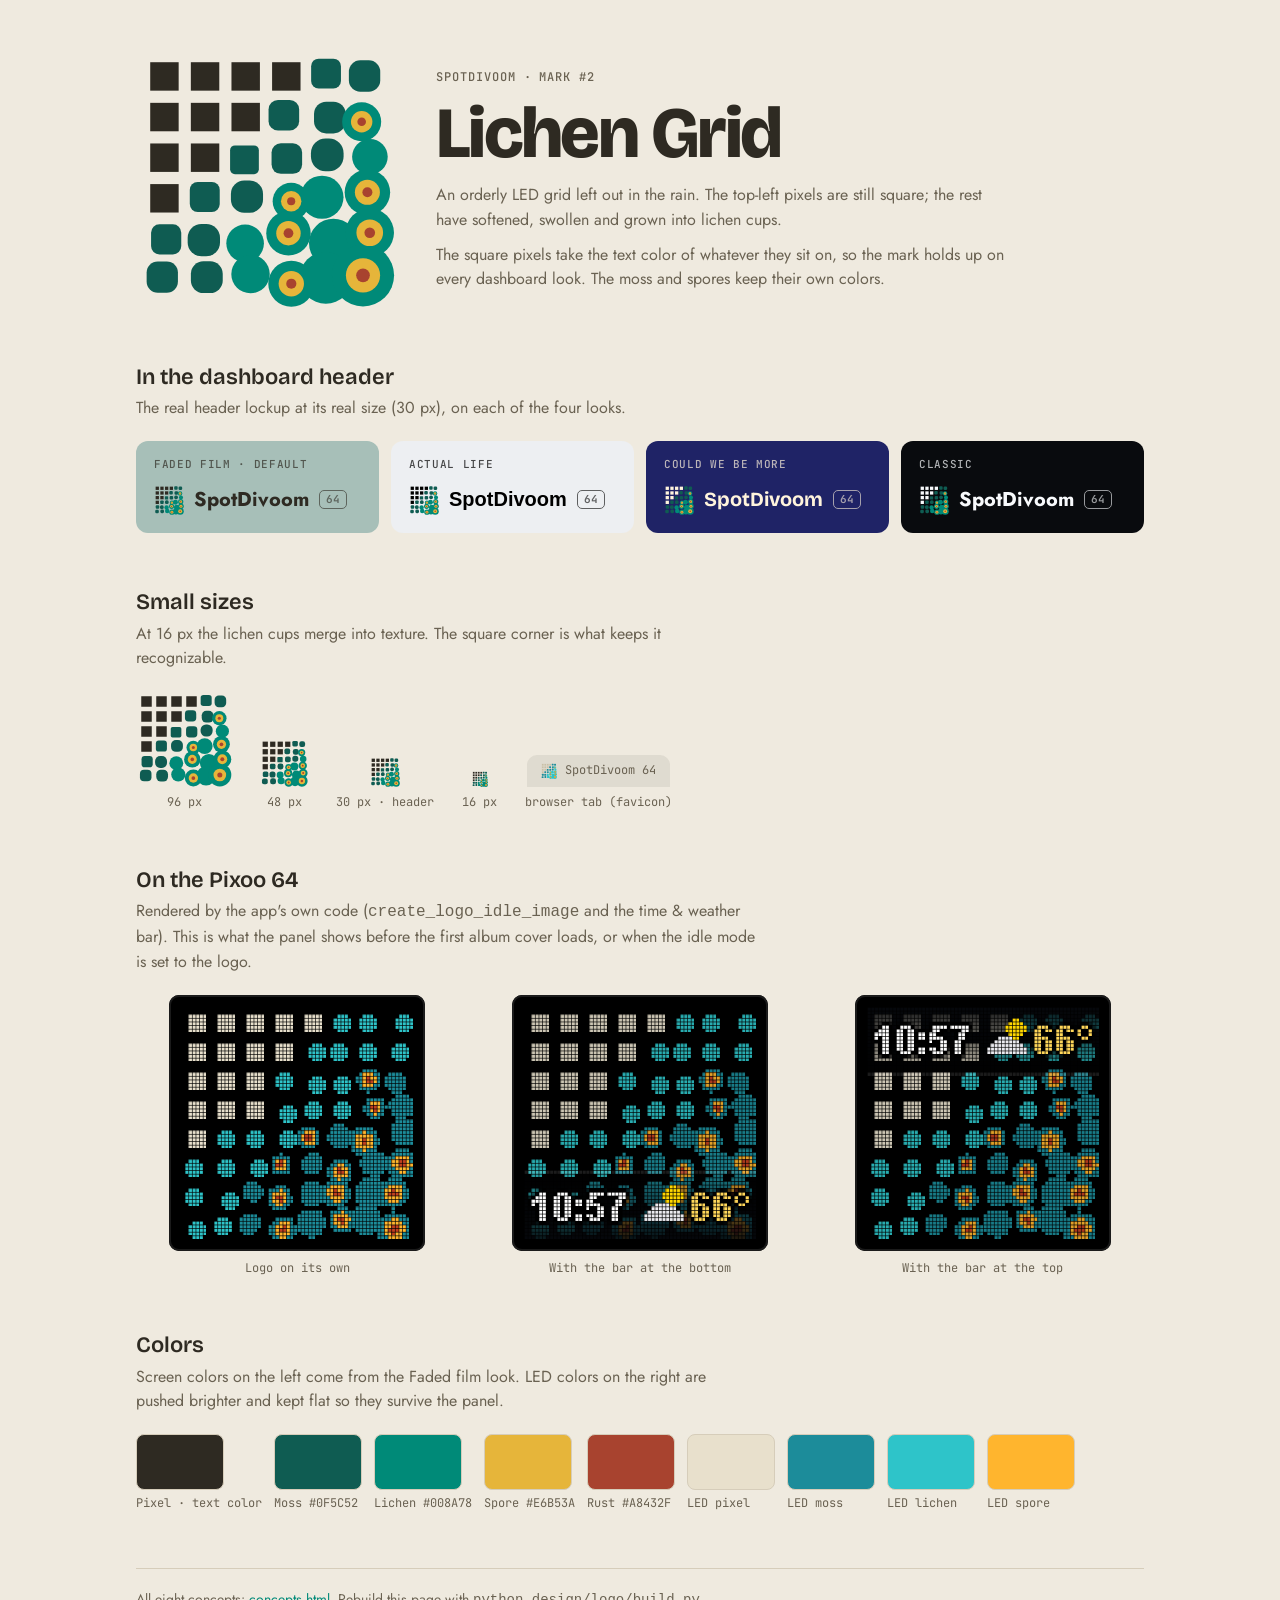
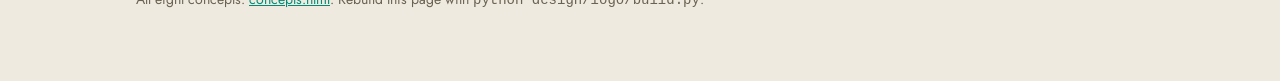
<file: design/logo/index.html>
<!doctype html>
<html lang="en">
<head>
<meta charset="utf-8">
<meta name="viewport" content="width=device-width, initial-scale=1">
<title>Lichen Grid Logo</title>
<link rel="icon" type="image/svg+xml" href="../../spotdivoom/web/static/img/favicon.svg">
<link rel="preconnect" href="https://fonts.googleapis.com">
<link rel="preconnect" href="https://fonts.gstatic.com" crossorigin>
<link href="https://fonts.googleapis.com/css2?family=Jost:wght@400;500;600&family=Bricolage+Grotesque:opsz,wght@12..96,600;12..96,800&family=JetBrains+Mono:wght@400;500&display=swap" rel="stylesheet">
<style>
/* Layout: one column of specimen panels, each showing the mark where it will actually live */
:root {
  --paper: #EFEADF;
  --ink: #2E2A22;
  --muted: #6A6252;
  --rule: #D6CDBA;
  --moss: #008A78;
  --spore: #E6B53A;
  --font-display: 'Bricolage Grotesque', 'Jost', sans-serif;
  --font-body: 'Jost', 'Futura', sans-serif;
  --font-mono: 'JetBrains Mono', ui-monospace, monospace;
  color-scheme: light;
}
@media (prefers-color-scheme: dark) {
  :root {
    --paper: #17150F;
    --ink: #EFEADF;
    --muted: #A99F8B;
    --rule: #3A352A;
    --moss: #2EC4C9;
    --spore: #FFB52E;
    color-scheme: dark;
  }
}
* { box-sizing: border-box; }
body {
  margin: 0;
  background: var(--paper);
  color: var(--ink);
  font: 16px/1.55 var(--font-body);
}
.wrap {
  max-width: 1040px;
  margin: 0 auto;
  padding-block: 48px 72px;
  padding-left: max(16px, env(safe-area-inset-left, 0px));
  padding-right: max(16px, env(safe-area-inset-right, 0px));
  display: grid;
  gap: 56px;
}

/* Hero */
.hero {
  display: grid;
  grid-template-columns: minmax(0, 260px) minmax(0, 1fr);
  gap: 40px;
  align-items: center;
}
.hero svg { width: 100%; height: auto; color: var(--ink); }
.eyebrow { font: 500 12px/1 var(--font-mono); letter-spacing: 0.08em; text-transform: uppercase; color: var(--muted); }
h1 {
  font: 800 clamp(40px, 7vw, 72px)/0.95 var(--font-display);
  letter-spacing: -0.03em;
  margin: 10px 0 16px;
  text-wrap: balance;
}
.hero p { max-width: 58ch; margin: 0; color: var(--muted); }
.hero p + p { margin-top: 10px; }

h2 {
  font: 600 22px/1.2 var(--font-display);
  margin: 0 0 6px;
  text-wrap: balance;
}
.section-note { margin: 0 0 20px; color: var(--muted); max-width: 62ch; }

/* Header lockups on each dashboard look */
.looks { display: grid; grid-template-columns: repeat(auto-fit, minmax(min(100%, 230px), 1fr)); gap: 12px; }
.look {
  border-radius: 12px;
  padding: 18px;
  display: grid;
  gap: 14px;
  min-width: 0;
}
.look-name { font: 500 11px/1 var(--font-mono); letter-spacing: 0.06em; text-transform: uppercase; opacity: 0.7; }
.lockup { display: flex; align-items: center; gap: 10px; min-width: 0; }
.lockup svg { width: 30px; height: 30px; flex: none; }
.lockup strong { font-size: 20px; white-space: nowrap; overflow: hidden; text-overflow: ellipsis; }
.lockup .tag { font: 600 11px/1 var(--font-mono); padding: 3px 6px; border-radius: 5px; border: 1px solid currentColor; opacity: 0.6; }
.look.faded { background: #A7BFB8; color: #2E2A22; font-family: 'Jost', sans-serif; }
.look.actual { background: #EDEFF2; color: #000; font-family: -apple-system, BlinkMacSystemFont, "Segoe UI", Roboto, sans-serif; }
.look.kokoroko { background: #1F2366; color: #FFF4DC; font-family: 'Bricolage Grotesque', sans-serif; }
.look.classic { background: #090b0e; color: #f8fafc; font-family: 'Outfit', 'Jost', sans-serif; }

/* Sizes */
.sizes { display: flex; flex-wrap: wrap; align-items: flex-end; gap: 28px; }
.size { display: grid; justify-items: center; gap: 8px; }
.size svg { color: var(--ink); }
.size span, .led figcaption { font: 400 12px/1.3 var(--font-mono); color: var(--muted); text-align: center; }
.tab {
  display: inline-flex; align-items: center; gap: 8px;
  padding: 8px 14px; border-radius: 10px 10px 0 0;
  background: color-mix(in srgb, var(--ink) 8%, transparent);
  font-size: 13px;
}
.tab img { width: 16px; height: 16px; }

/* LED panels */
.leds { display: grid; grid-template-columns: repeat(auto-fit, minmax(min(100%, 220px), 1fr)); gap: 20px; }
.led { margin: 0; display: grid; gap: 10px; justify-items: center; }
.panel {
  position: relative;
  width: min(100%, 256px);
  padding: 12px;
  background: #000;
  border-radius: 10px;
  box-shadow: inset 0 0 0 2px #1b1b1b;
}
.panel img { display: block; width: 100%; height: auto; image-rendering: pixelated; }
.panel::after {
  content: "";
  position: absolute; inset: 12px;
  background:
    linear-gradient(to right, #000b 1px, transparent 1px) 0 0 / calc(100% / 64) 100%,
    linear-gradient(to bottom, #000b 1px, transparent 1px) 0 0 / 100% calc(100% / 64);
  pointer-events: none;
}

/* Palette */
.swatches { display: flex; flex-wrap: wrap; gap: 12px; }
.swatch { display: grid; gap: 6px; font: 400 12px/1.3 var(--font-mono); color: var(--muted); }
.chip { width: 88px; height: 56px; border-radius: 8px; border: 1px solid var(--rule); }

footer { border-top: 1px solid var(--rule); padding-top: 20px; color: var(--muted); font-size: 14px; }
footer a { color: var(--moss); }

@media (max-width: 640px) {
  .hero { grid-template-columns: 1fr; gap: 24px; }
  .hero svg { max-width: 200px; }
}
</style>
</head>
<body>
<svg width="0" height="0" style="position:absolute" aria-hidden="true">
  <defs><symbol id="mark" viewBox="0 0 64 64"><rect x="3.5" y="3.5" width="7" height="7" fill="currentColor"/>
          <rect x="13.5" y="3.5" width="7" height="7" fill="currentColor"/>
          <rect x="23.5" y="3.5" width="7" height="7" fill="currentColor"/>
          <rect x="33.5" y="3.5" width="7" height="7" fill="currentColor"/>
          <rect x="43.11" y="2.62" width="7.34" height="7.34" rx="1.86" fill="#0F5C52"/>
          <rect x="52.4" y="3.03" width="7.72" height="7.72" rx="2.81" fill="#0F5C52"/>
          <rect x="3.5" y="13.5" width="7" height="7" fill="currentColor"/>
          <rect x="13.5" y="13.5" width="7" height="7" fill="currentColor"/>
          <rect x="23.5" y="13.5" width="7" height="7" fill="currentColor"/>
          <rect x="32.63" y="12.79" width="7.53" height="7.53" rx="2.32" fill="#0F5C52"/>
          <rect x="43.82" y="13.22" width="7.8" height="7.8" rx="3" fill="#0F5C52"/>
          <rect x="3.5" y="23.5" width="7" height="7" fill="currentColor"/>
          <rect x="13.5" y="23.5" width="7" height="7" fill="currentColor"/>
          <rect x="23.16" y="23.97" width="7.08" height="7.08" rx="1.19" fill="#0F5C52"/>
          <rect x="33.37" y="23.46" width="7.52" height="7.52" rx="2.29" fill="#0F5C52"/>
          <rect x="43.06" y="22.28" width="8.04" height="8.04" rx="3.6" fill="#0F5C52"/>
          <rect x="3.5" y="33.5" width="7" height="7" fill="currentColor"/>
          <rect x="13.24" y="32.99" width="7.37" height="7.37" rx="1.94" fill="#0F5C52"/>
          <rect x="23.36" y="32.64" width="7.91" height="7.91" rx="3.27" fill="#0F5C52"/>
          <rect x="3.71" y="43.4" width="7.43" height="7.43" rx="2.07" fill="#0F5C52"/>
          <rect x="12.72" y="43.33" width="7.96" height="7.96" rx="3.4" fill="#0F5C52"/>
          <rect x="2.62" y="52.54" width="7.7" height="7.7" rx="2.74" fill="#0F5C52"/>
          <rect x="13.51" y="52.49" width="7.84" height="7.84" rx="3.09" fill="#0F5C52"/>
          <circle cx="55.55" cy="18.15" r="4.8" fill="#008A78"/>
          <circle cx="57.58" cy="26.77" r="4.38" fill="#008A78"/>
          <circle cx="38.2" cy="37.73" r="4.56" fill="#008A78"/>
          <circle cx="45.78" cy="36.74" r="5.3" fill="#008A78"/>
          <circle cx="56.96" cy="35.53" r="5.6" fill="#008A78"/>
          <circle cx="26.86" cy="48.09" r="4.63" fill="#008A78"/>
          <circle cx="37.53" cy="45.59" r="5.47" fill="#008A78"/>
          <circle cx="48.58" cy="48.03" r="6" fill="#008A78"/>
          <circle cx="57.54" cy="45.47" r="5.96" fill="#008A78"/>
          <circle cx="28.19" cy="55.66" r="4.73" fill="#008A78"/>
          <circle cx="38.23" cy="58.02" r="5.67" fill="#008A78"/>
          <circle cx="46.73" cy="56.55" r="6.42" fill="#008A78"/>
          <circle cx="55.88" cy="55.96" r="7.65" fill="#008A78"/>
          <circle cx="55.55" cy="18.15" r="2.64" fill="#E6B53A"/>
          <circle cx="55.55" cy="18.15" r="1.06" fill="#A8432F"/>
          <circle cx="38.2" cy="37.73" r="2.51" fill="#E6B53A"/>
          <circle cx="38.2" cy="37.73" r="1" fill="#A8432F"/>
          <circle cx="56.96" cy="35.53" r="3.08" fill="#E6B53A"/>
          <circle cx="56.96" cy="35.53" r="1.23" fill="#A8432F"/>
          <circle cx="37.53" cy="45.59" r="3.01" fill="#E6B53A"/>
          <circle cx="37.53" cy="45.59" r="1.2" fill="#A8432F"/>
          <circle cx="57.54" cy="45.47" r="3.28" fill="#E6B53A"/>
          <circle cx="57.54" cy="45.47" r="1.31" fill="#A8432F"/>
          <circle cx="38.23" cy="58.02" r="3.12" fill="#E6B53A"/>
          <circle cx="38.23" cy="58.02" r="1.25" fill="#A8432F"/>
          <circle cx="55.88" cy="55.96" r="4.21" fill="#E6B53A"/>
          <circle cx="55.88" cy="55.96" r="1.68" fill="#A8432F"/></symbol></defs>
</svg>

<main class="wrap">
  <section class="hero">
    <svg viewBox="0 0 64 64" role="img" aria-label="Lichen Grid mark"><use href="#mark"/></svg>
    <div>
      <span class="eyebrow">SpotDivoom · mark #2</span>
      <h1>Lichen Grid</h1>
      <p>An orderly LED grid left out in the rain. The top-left pixels are still square; the rest have softened, swollen and grown into lichen cups.</p>
      <p>The square pixels take the text color of whatever they sit on, so the mark holds up on every dashboard look. The moss and spores keep their own colors.</p>
    </div>
  </section>

  <section>
    <h2>In the dashboard header</h2>
    <p class="section-note">The real header lockup at its real size (30&nbsp;px), on each of the four looks.</p>
    <div class="looks">
      <div class="look faded"><span class="look-name">Faded film · default</span><div class="lockup"><svg viewBox="0 0 64 64" aria-hidden="true"><use href="#mark"/></svg><strong>SpotDivoom</strong><span class="tag">64</span></div></div>
      <div class="look actual"><span class="look-name">actual life</span><div class="lockup"><svg viewBox="0 0 64 64" aria-hidden="true"><use href="#mark"/></svg><strong>SpotDivoom</strong><span class="tag">64</span></div></div>
      <div class="look kokoroko"><span class="look-name">Could We Be More</span><div class="lockup"><svg viewBox="0 0 64 64" aria-hidden="true"><use href="#mark"/></svg><strong>SpotDivoom</strong><span class="tag">64</span></div></div>
      <div class="look classic"><span class="look-name">Classic</span><div class="lockup"><svg viewBox="0 0 64 64" aria-hidden="true"><use href="#mark"/></svg><strong>SpotDivoom</strong><span class="tag">64</span></div></div>
    </div>
  </section>

  <section>
    <h2>Small sizes</h2>
    <p class="section-note">At 16&nbsp;px the lichen cups merge into texture. The square corner is what keeps it recognizable.</p>
    <div class="sizes">
      <div class="size"><svg width="96" height="96" viewBox="0 0 64 64" aria-hidden="true"><use href="#mark"/></svg><span>96 px</span></div>
      <div class="size"><svg width="48" height="48" viewBox="0 0 64 64" aria-hidden="true"><use href="#mark"/></svg><span>48 px</span></div>
      <div class="size"><svg width="30" height="30" viewBox="0 0 64 64" aria-hidden="true"><use href="#mark"/></svg><span>30 px · header</span></div>
      <div class="size"><svg width="16" height="16" viewBox="0 0 64 64" aria-hidden="true"><use href="#mark"/></svg><span>16 px</span></div>
      <div class="size"><span class="tab"><img src="../../spotdivoom/web/static/img/favicon.svg" alt="">SpotDivoom 64</span><span>browser tab (favicon)</span></div>
    </div>
  </section>

  <section>
    <h2>On the Pixoo 64</h2>
    <p class="section-note">Rendered by the app's own code (<code>create_logo_idle_image</code> and the time &amp; weather bar). This is what the panel shows before the first album cover loads, or when the idle mode is set to the logo.</p>
    <div class="leds">
      <figure class="led"><div class="panel"><img src="led-logo.png" width="64" height="64" alt="Lichen Grid on the 64 by 64 panel"></div><figcaption>Logo on its own</figcaption></figure>
      <figure class="led"><div class="panel"><img src="led-hud-bottom.png" width="64" height="64" alt="Logo with the time and weather bar at the bottom"></div><figcaption>With the bar at the bottom</figcaption></figure>
      <figure class="led"><div class="panel"><img src="led-hud-top.png" width="64" height="64" alt="Logo with the time and weather bar at the top"></div><figcaption>With the bar at the top</figcaption></figure>
    </div>
  </section>

  <section>
    <h2>Colors</h2>
    <p class="section-note">Screen colors on the left come from the Faded film look. LED colors on the right are pushed brighter and kept flat so they survive the panel.</p>
    <div class="swatches">
      <div class="swatch"><div class="chip" style="background:#2E2A22"></div>Pixel · text color</div>
      <div class="swatch"><div class="chip" style="background:#0F5C52"></div>Moss #0F5C52</div>
      <div class="swatch"><div class="chip" style="background:#008A78"></div>Lichen #008A78</div>
      <div class="swatch"><div class="chip" style="background:#E6B53A"></div>Spore #E6B53A</div>
      <div class="swatch"><div class="chip" style="background:#A8432F"></div>Rust #A8432F</div>
      <div class="swatch"><div class="chip" style="background:#E8E0CC"></div>LED pixel</div>
      <div class="swatch"><div class="chip" style="background:#1C8C9A"></div>LED moss</div>
      <div class="swatch"><div class="chip" style="background:#2EC4C9"></div>LED lichen</div>
      <div class="swatch"><div class="chip" style="background:#FFB52E"></div>LED spore</div>
    </div>
  </section>

  <footer>
    All eight concepts: <a href="concepts.html">concepts.html</a>. Rebuild this page with <code>python design/logo/build.py</code>.
  </footer>
</main>
</body>
</html>
</file>
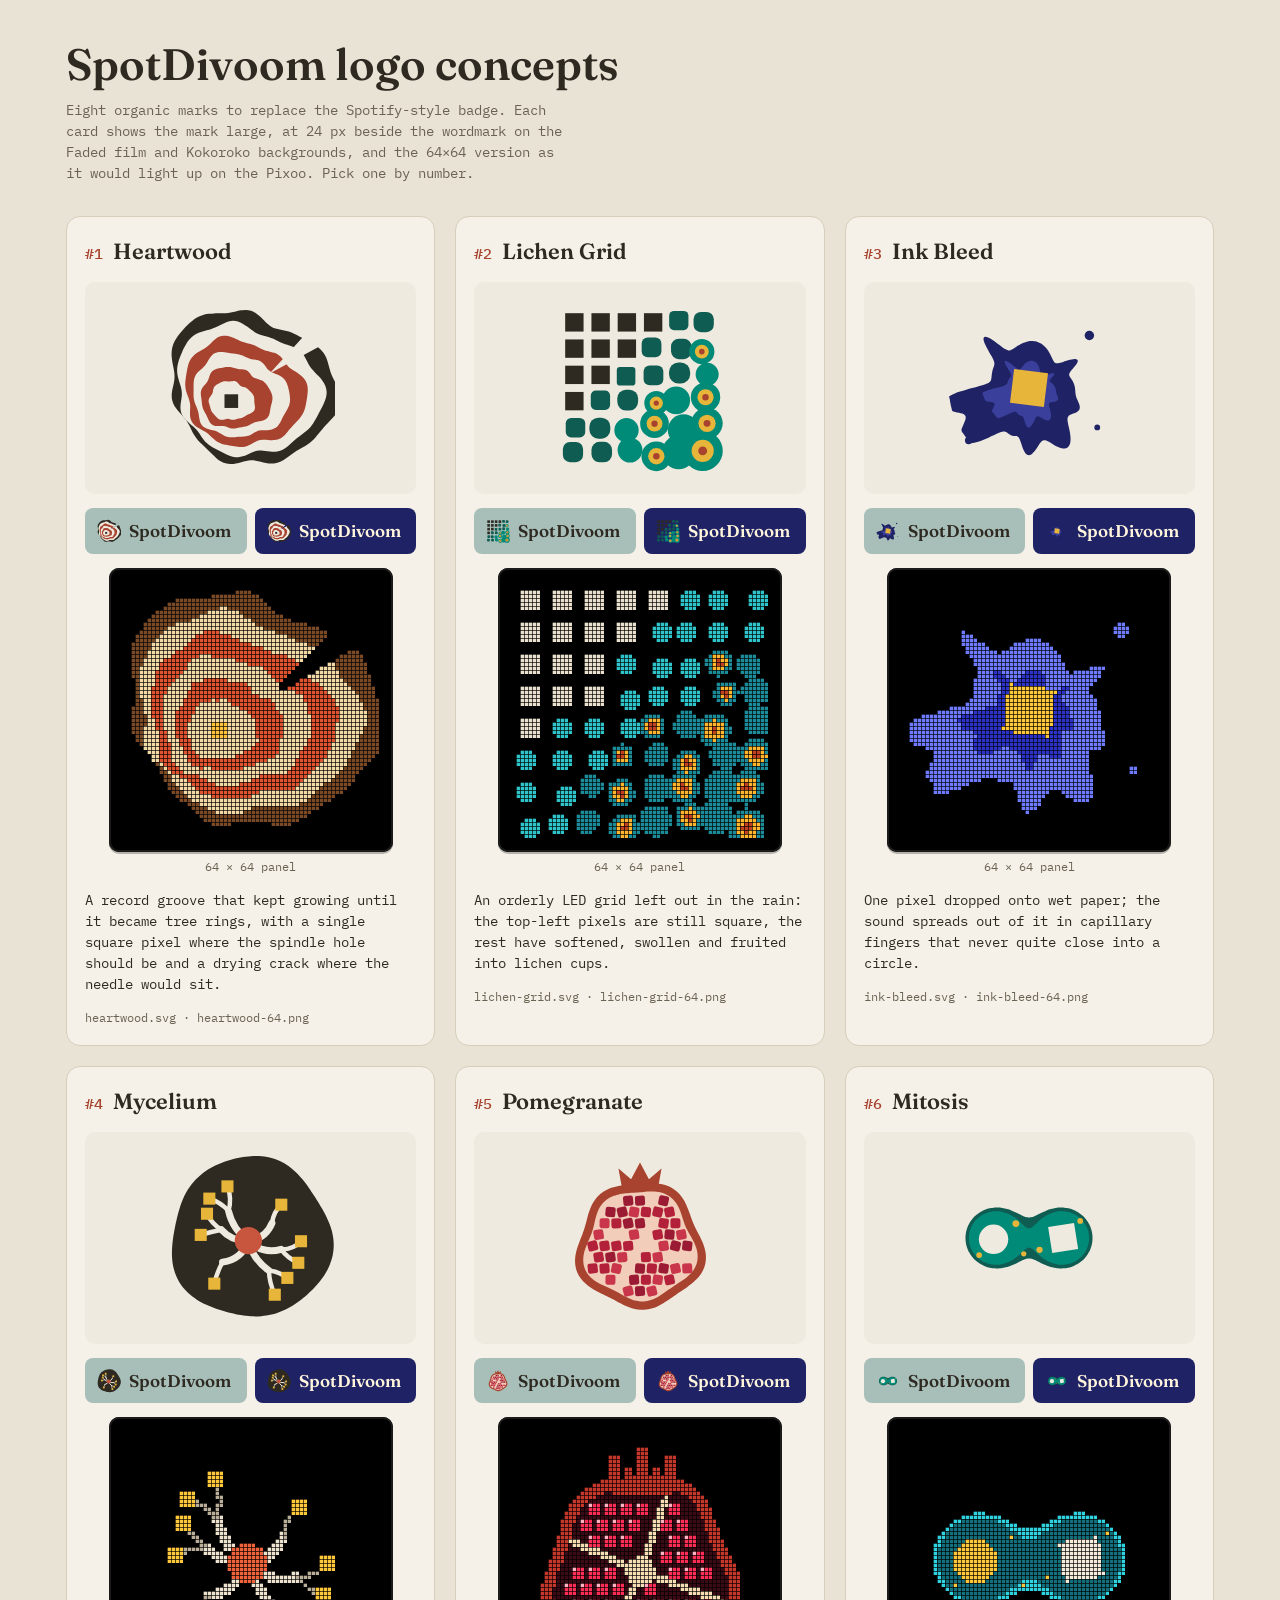
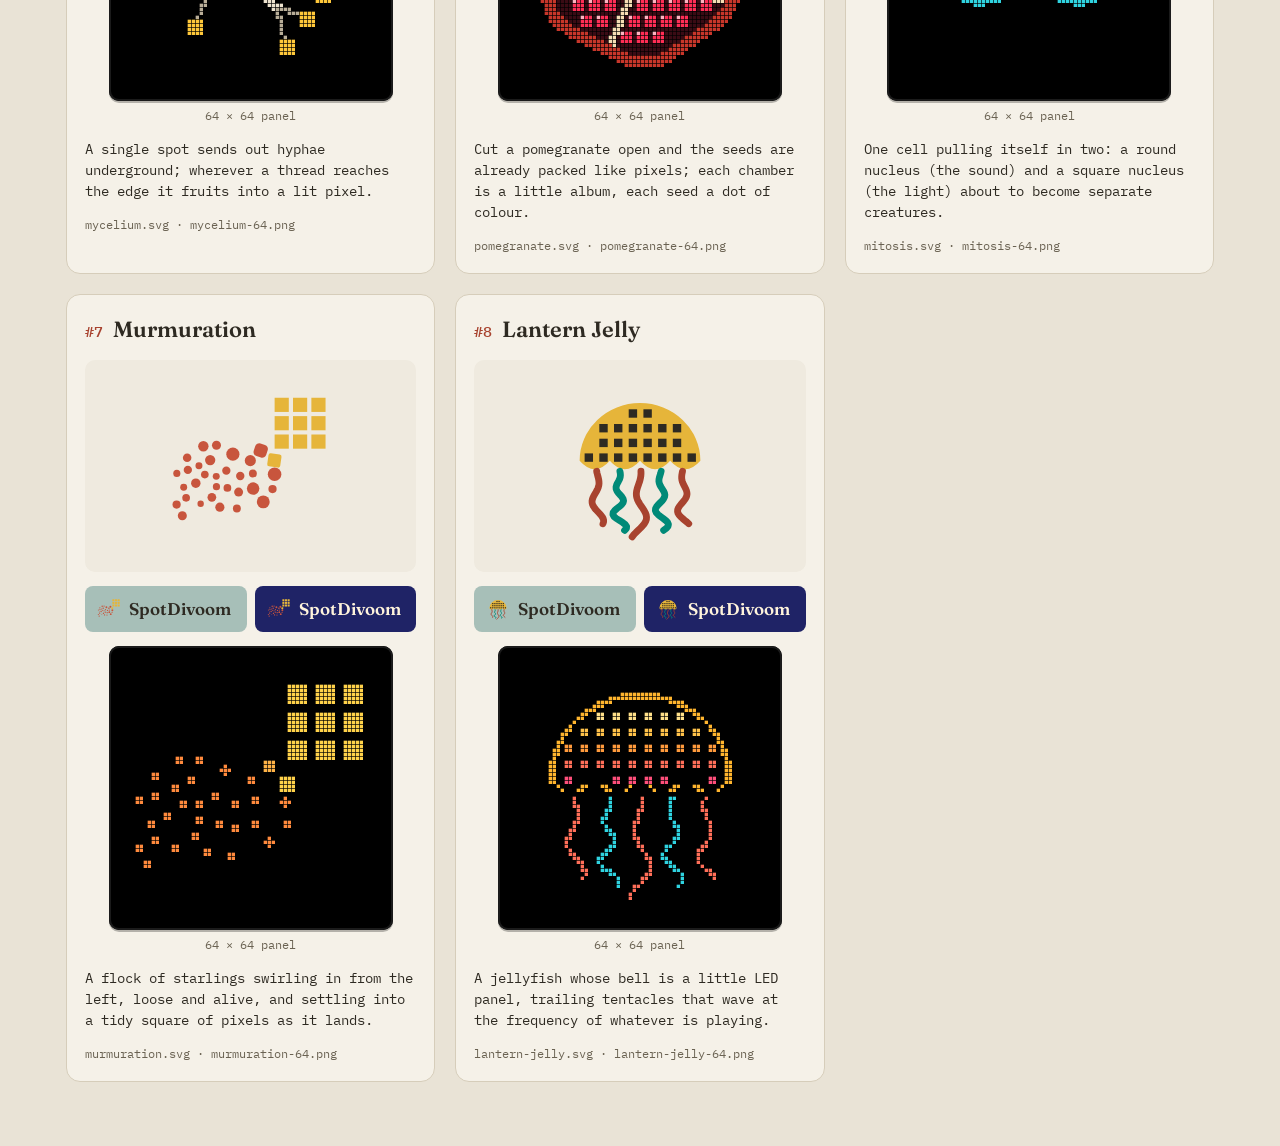
<file: design/logo/concepts.html>
<!doctype html>
<html lang="en">
<head>
<meta charset="utf-8">
<meta name="viewport" content="width=device-width, initial-scale=1">
<title>SpotDivoom Logo Concepts</title>
<link rel="preconnect" href="https://fonts.googleapis.com">
<link rel="preconnect" href="https://fonts.gstatic.com" crossorigin>
<link href="https://fonts.googleapis.com/css2?family=Fraunces:opsz,wght@9..144,400;9..144,600&family=IBM+Plex+Mono:wght@400;500&display=swap" rel="stylesheet">
<style>
:root {
  --bg: #E9E3D6;
  --surface: #F5F1E8;
  --ink: #2E2A22;
  --muted: #6A6252;
  --line: #D6CDBA;
  --accent: #A8432F;
  --stage: #EFEADF;
  --chip-light: #A7BFB8;
  --chip-light-ink: #2E2A22;
  --chip-dark: #1F2366;
  --chip-dark-ink: #FFF4DC;
}
@media (prefers-color-scheme: dark) {
  :root:not([data-theme="light"]) {
    --bg: #17150F;
    --surface: #211E17;
    --ink: #EFEADF;
    --muted: #A99F8B;
    --line: #3A352A;
    --accent: #E07A5F;
    --stage: #EFEADF;
  }
}
:root[data-theme="dark"] {
  --bg: #17150F;
  --surface: #211E17;
  --ink: #EFEADF;
  --muted: #A99F8B;
  --line: #3A352A;
  --accent: #E07A5F;
  --stage: #EFEADF;
}
* { box-sizing: border-box; }
html, body { margin: 0; }
body {
  background: var(--bg);
  color: var(--ink);
  font-family: "IBM Plex Mono", ui-monospace, monospace;
  font-size: 14px;
  line-height: 1.5;
  overflow-x: hidden;
}
.wrap { max-width: 1180px; margin: 0 auto; padding: 40px 16px 64px; }
.intro h1 {
  font-family: "Fraunces", Georgia, serif;
  font-weight: 600;
  font-size: clamp(28px, 5vw, 44px);
  line-height: 1.1;
  margin: 0 0 12px;
}
.intro p { color: var(--muted); max-width: 62ch; margin: 0 0 32px; }
.grid {
  display: grid;
  grid-template-columns: repeat(auto-fill, minmax(min(100%, 340px), 1fr));
  gap: 20px;
}
.card {
  background: var(--surface);
  border: 1px solid var(--line);
  border-radius: 14px;
  padding: 18px;
  display: flex;
  flex-direction: column;
  gap: 14px;
  min-width: 0;
}
.card-head { display: flex; align-items: baseline; gap: 10px; }
.num { font-weight: 500; color: var(--accent); font-size: 15px; }
.card h2 { font-family: "Fraunces", Georgia, serif; font-weight: 600; font-size: 22px; margin: 0; }
.stage {
  background: var(--stage);
  border-radius: 10px;
  display: grid;
  place-items: center;
  padding: 22px;
}
.stage .mark { width: 168px; height: 168px; max-width: 100%; }
.lockups { display: grid; grid-template-columns: repeat(auto-fit, minmax(150px, 1fr)); gap: 8px; }
.lockup {
  display: flex; align-items: center; gap: 8px;
  border-radius: 8px; padding: 10px 12px; min-width: 0;
  font-family: "Fraunces", Georgia, serif; font-weight: 600; font-size: 17px;
}
.lockup span { white-space: nowrap; overflow: hidden; text-overflow: ellipsis; }
.lockup.light { background: var(--chip-light); color: var(--chip-light-ink); }
.lockup.dark { background: var(--chip-dark); color: var(--chip-dark-ink); }
.mark-sm { width: 24px; height: 24px; flex: none; }
.led { margin: 0; display: flex; flex-direction: column; align-items: center; gap: 6px; }
.panel {
  position: relative;
  background: #000;
  padding: 14px;
  border-radius: 10px;
  box-shadow: inset 0 0 0 2px #1b1b1b, 0 2px 0 #0004;
  width: min(100%, 284px);
}
.panel img {
  display: block;
  width: 100%;
  height: auto;
  image-rendering: pixelated;
  image-rendering: crisp-edges;
}
.panel::after {
  /* faint LED gaps between the 64 x 64 dots */
  content: "";
  position: absolute; inset: 14px;
  background:
    linear-gradient(to right, #000a 1px, transparent 1px) 0 0 / calc(100% / 64) 100%,
    linear-gradient(to bottom, #000a 1px, transparent 1px) 0 0 / 100% calc(100% / 64);
  pointer-events: none;
}
.led figcaption { font-size: 12px; color: var(--muted); }
.idea { margin: 0; }
.files { margin: 0; font-size: 12px; color: var(--muted); overflow-wrap: anywhere; }
code { font-family: inherit; }
</style>
</head>
<body>
<main class="wrap">
  <section class="intro">
    <h1>SpotDivoom logo concepts</h1>
    <p>Eight organic marks to replace the Spotify-style badge. Each card shows the mark large, at 24&nbsp;px beside the wordmark on the Faded film and Kokoroko backgrounds, and the 64&times;64 version as it would light up on the Pixoo. Pick one by number.</p>
  </section>
  <div class="grid">

<article class="card" id="c1">
  <header class="card-head"><span class="num">#1</span><h2>Heartwood</h2></header>
  <div class="stage"><svg xmlns="http://www.w3.org/2000/svg" viewBox="0 0 64 64" role="img" class="mark" aria-label="Heartwood">
<defs><mask id="hw-cut"><rect width="64" height="64" fill="#fff"/><path fill="#000" d="M39.09 26.46L60.06 3.5L66.45 11.67Z"/></mask></defs><g mask="url(#hw-cut)">
<path fill="#2E2A22" d="M65.23 32C65.55 32.72 65.88 33.48 66.08 34.23C66.28 34.99 66.41 35.77 66.41 36.53C66.41 37.29 66.29 38.05 66.07 38.78C65.85 39.5 65.49 40.2 65.08 40.87C64.68 41.53 64.17 42.15 63.67 42.75C63.16 43.35 62.6 43.9 62.08 44.46C61.56 45.01 61.03 45.54 60.55 46.08C60.06 46.62 59.61 47.15 59.16 47.68C58.71 48.21 58.3 48.76 57.87 49.28C57.43 49.81 57.01 50.34 56.55 50.84C56.09 51.33 55.61 51.81 55.1 52.26C54.59 52.7 54.05 53.11 53.5 53.5C52.95 53.88 52.36 54.22 51.79 54.57C51.23 54.92 50.65 55.23 50.09 55.57C49.53 55.91 48.98 56.25 48.45 56.61C47.91 56.98 47.39 57.36 46.86 57.74C46.33 58.12 45.81 58.53 45.26 58.9C44.71 59.26 44.15 59.63 43.56 59.91C42.97 60.19 42.34 60.44 41.7 60.58C41.06 60.73 40.39 60.8 39.72 60.8C39.05 60.8 38.35 60.69 37.68 60.58C37.02 60.47 36.35 60.27 35.7 60.12C35.06 59.97 34.43 59.79 33.82 59.7C33.2 59.61 32.61 59.54 32 59.56C31.39 59.57 30.8 59.66 30.18 59.78C29.56 59.9 28.93 60.11 28.28 60.27C27.63 60.43 26.95 60.65 26.28 60.76C25.61 60.88 24.91 60.98 24.24 60.97C23.57 60.96 22.89 60.87 22.26 60.7C21.63 60.52 21.01 60.23 20.44 59.9C19.87 59.58 19.34 59.15 18.82 58.72C18.31 58.29 17.84 57.81 17.36 57.35C16.89 56.89 16.44 56.42 15.98 55.97C15.53 55.52 15.07 55.09 14.62 54.66C14.16 54.22 13.7 53.81 13.25 53.38C12.81 52.94 12.36 52.51 11.95 52.05C11.54 51.58 11.15 51.1 10.8 50.59C10.45 50.09 10.13 49.55 9.83 49.01C9.53 48.47 9.28 47.91 9.01 47.36C8.73 46.82 8.48 46.27 8.18 45.75C7.89 45.23 7.58 44.72 7.22 44.22C6.86 43.72 6.46 43.25 6.04 42.75C5.62 42.26 5.14 41.78 4.7 41.27C4.26 40.75 3.78 40.23 3.39 39.66C3.01 39.1 2.64 38.51 2.38 37.89C2.13 37.28 1.94 36.62 1.85 35.97C1.76 35.32 1.78 34.64 1.83 33.98C1.89 33.32 2.05 32.65 2.18 32C2.31 31.35 2.5 30.71 2.61 30.07C2.73 29.43 2.83 28.81 2.86 28.16C2.89 27.52 2.86 26.87 2.79 26.19C2.71 25.51 2.56 24.81 2.43 24.08C2.29 23.35 2.1 22.58 1.99 21.81C1.88 21.04 1.76 20.24 1.74 19.47C1.73 18.69 1.77 17.9 1.9 17.16C2.03 16.41 2.25 15.68 2.53 14.99C2.81 14.3 3.19 13.64 3.58 13.01C3.98 12.38 4.44 11.79 4.9 11.21C5.37 10.63 5.87 10.07 6.37 9.52C6.87 8.97 7.38 8.43 7.92 7.92C8.45 7.4 9 6.89 9.58 6.44C10.17 5.98 10.77 5.54 11.42 5.18C12.07 4.82 12.76 4.51 13.47 4.27C14.18 4.03 14.94 3.87 15.69 3.76C16.45 3.64 17.23 3.61 17.98 3.58C18.74 3.54 19.49 3.57 20.22 3.56C20.94 3.54 21.64 3.54 22.32 3.49C23 3.44 23.65 3.35 24.29 3.24C24.94 3.13 25.56 2.96 26.2 2.82C26.83 2.68 27.46 2.5 28.1 2.41C28.75 2.32 29.4 2.23 30.05 2.26C30.7 2.3 31.36 2.4 32 2.61C32.64 2.81 33.27 3.13 33.87 3.51C34.46 3.88 35.04 4.37 35.57 4.85C36.11 5.32 36.61 5.87 37.1 6.35C37.59 6.83 38.04 7.32 38.51 7.72C38.97 8.12 39.42 8.46 39.9 8.74C40.37 9.02 40.86 9.21 41.37 9.38C41.88 9.54 42.43 9.63 42.98 9.74C43.53 9.86 44.1 9.93 44.67 10.05C45.24 10.17 45.82 10.3 46.38 10.47C46.94 10.65 47.5 10.86 48.04 11.1C48.58 11.33 49.11 11.61 49.64 11.89C50.17 12.17 50.69 12.47 51.23 12.77C51.77 13.07 52.32 13.37 52.89 13.68C53.46 13.99 54.05 14.29 54.65 14.62C55.24 14.95 55.86 15.29 56.44 15.67C57.02 16.05 57.61 16.46 58.12 16.92C58.64 17.38 59.12 17.88 59.53 18.43C59.93 18.97 60.26 19.57 60.55 20.17C60.83 20.78 61.03 21.43 61.23 22.08C61.43 22.72 61.57 23.38 61.75 24.03C61.93 24.68 62.09 25.32 62.32 25.97C62.55 26.61 62.81 27.25 63.11 27.9C63.42 28.56 63.79 29.21 64.14 29.89C64.49 30.58 64.9 31.28 65.23 32Z"/>
<path fill="#EFEADF" d="M60.77 33C60.85 33.65 60.81 34.33 60.71 34.98C60.6 35.63 60.39 36.28 60.16 36.9C59.93 37.53 59.63 38.14 59.34 38.74C59.05 39.33 58.73 39.91 58.43 40.48C58.13 41.06 57.83 41.62 57.54 42.18C57.25 42.74 56.97 43.29 56.66 43.84C56.36 44.38 56.06 44.92 55.71 45.43C55.36 45.94 55 46.44 54.59 46.91C54.19 47.37 53.74 47.81 53.28 48.22C52.82 48.63 52.33 49.01 51.84 49.38C51.36 49.75 50.86 50.08 50.38 50.44C49.91 50.79 49.44 51.13 48.99 51.49C48.55 51.86 48.13 52.24 47.7 52.62C47.28 53 46.88 53.41 46.45 53.78C46.02 54.16 45.59 54.55 45.12 54.88C44.65 55.21 44.16 55.51 43.63 55.74C43.1 55.96 42.53 56.13 41.95 56.22C41.37 56.31 40.75 56.32 40.15 56.3C39.55 56.28 38.93 56.18 38.34 56.11C37.76 56.03 37.18 55.91 36.63 55.86C36.07 55.81 35.55 55.77 35.04 55.8C34.52 55.84 34.04 55.93 33.54 56.08C33.04 56.22 32.56 56.45 32.05 56.67C31.54 56.89 31.03 57.17 30.5 57.4C29.97 57.63 29.42 57.87 28.86 58.03C28.3 58.18 27.73 58.3 27.16 58.34C26.6 58.37 26.03 58.33 25.48 58.24C24.93 58.15 24.39 57.97 23.86 57.78C23.33 57.59 22.82 57.34 22.32 57.11C21.81 56.87 21.32 56.61 20.82 56.36C20.33 56.12 19.83 55.87 19.34 55.63C18.85 55.38 18.35 55.14 17.87 54.87C17.39 54.6 16.91 54.33 16.46 54.02C16 53.7 15.56 53.36 15.16 52.99C14.76 52.62 14.39 52.2 14.04 51.77C13.69 51.35 13.38 50.88 13.06 50.44C12.75 49.99 12.47 49.53 12.15 49.09C11.83 48.66 11.52 48.24 11.16 47.84C10.81 47.44 10.42 47.07 10.01 46.69C9.6 46.31 9.14 45.97 8.7 45.59C8.26 45.2 7.78 44.83 7.37 44.41C6.95 43.99 6.53 43.54 6.21 43.06C5.89 42.58 5.62 42.05 5.44 41.51C5.26 40.96 5.17 40.38 5.13 39.8C5.09 39.22 5.15 38.61 5.21 38.03C5.26 37.45 5.39 36.86 5.47 36.3C5.54 35.73 5.63 35.18 5.65 34.63C5.67 34.08 5.65 33.55 5.58 33C5.51 32.45 5.37 31.91 5.22 31.34C5.06 30.78 4.85 30.2 4.67 29.6C4.5 29 4.29 28.38 4.16 27.76C4.03 27.14 3.92 26.5 3.88 25.87C3.84 25.24 3.86 24.6 3.93 23.98C4 23.36 4.14 22.75 4.3 22.15C4.46 21.55 4.68 20.96 4.89 20.37C5.11 19.79 5.36 19.21 5.61 18.63C5.86 18.05 6.12 17.47 6.4 16.9C6.68 16.33 6.97 15.75 7.31 15.2C7.65 14.66 8 14.12 8.42 13.64C8.84 13.15 9.3 12.7 9.8 12.3C10.31 11.91 10.87 11.57 11.45 11.28C12.03 10.99 12.67 10.77 13.28 10.56C13.9 10.35 14.54 10.2 15.15 10.03C15.76 9.85 16.37 9.71 16.94 9.52C17.52 9.33 18.07 9.12 18.61 8.89C19.15 8.65 19.66 8.37 20.19 8.11C20.72 7.84 21.23 7.53 21.77 7.29C22.31 7.05 22.87 6.79 23.44 6.65C24.01 6.5 24.61 6.4 25.21 6.41C25.81 6.42 26.43 6.52 27.04 6.7C27.64 6.88 28.25 7.18 28.83 7.49C29.41 7.81 29.97 8.22 30.5 8.59C31.03 8.97 31.54 9.39 32.02 9.74C32.51 10.09 32.97 10.44 33.43 10.72C33.9 10.99 34.34 11.22 34.79 11.41C35.25 11.61 35.7 11.74 36.16 11.88C36.62 12.01 37.09 12.11 37.55 12.24C38.01 12.37 38.48 12.49 38.93 12.64C39.39 12.8 39.84 12.98 40.28 13.17C40.72 13.36 41.15 13.58 41.59 13.79C42.03 14 42.46 14.22 42.91 14.43C43.36 14.63 43.82 14.83 44.3 15.01C44.78 15.2 45.29 15.36 45.81 15.54C46.33 15.72 46.88 15.88 47.41 16.09C47.94 16.29 48.5 16.5 49.01 16.77C49.51 17.04 50.01 17.34 50.45 17.69C50.89 18.04 51.28 18.45 51.63 18.88C51.98 19.31 52.27 19.79 52.55 20.27C52.83 20.75 53.05 21.26 53.31 21.75C53.57 22.24 53.8 22.74 54.1 23.22C54.4 23.71 54.72 24.17 55.1 24.65C55.48 25.12 55.92 25.58 56.37 26.07C56.82 26.55 57.34 27.04 57.81 27.57C58.28 28.09 58.79 28.64 59.2 29.22C59.6 29.8 59.99 30.42 60.25 31.05C60.51 31.68 60.7 32.35 60.77 33Z"/>
<path fill="#A8432F" d="M53.56 34C53.52 34.54 53.44 35.07 53.36 35.6C53.29 36.13 53.21 36.65 53.11 37.17C53.02 37.7 52.93 38.22 52.81 38.74C52.69 39.25 52.57 39.77 52.39 40.27C52.22 40.77 52.02 41.26 51.78 41.73C51.53 42.2 51.24 42.65 50.93 43.08C50.62 43.51 50.26 43.92 49.91 44.31C49.55 44.7 49.17 45.07 48.81 45.44C48.45 45.81 48.09 46.16 47.75 46.53C47.41 46.9 47.1 47.27 46.78 47.65C46.47 48.02 46.18 48.42 45.87 48.79C45.55 49.17 45.25 49.56 44.91 49.91C44.56 50.25 44.19 50.59 43.78 50.86C43.38 51.13 42.92 51.36 42.45 51.53C41.97 51.69 41.45 51.79 40.93 51.85C40.4 51.91 39.85 51.89 39.32 51.87C38.79 51.86 38.26 51.79 37.76 51.76C37.26 51.74 36.79 51.69 36.34 51.71C35.89 51.74 35.48 51.79 35.07 51.89C34.67 52 34.3 52.16 33.92 52.34C33.53 52.53 33.16 52.77 32.78 52.99C32.39 53.21 32 53.46 31.59 53.66C31.18 53.86 30.75 54.05 30.32 54.18C29.89 54.31 29.44 54.4 29 54.44C28.56 54.49 28.1 54.48 27.66 54.45C27.21 54.43 26.77 54.36 26.33 54.3C25.88 54.24 25.45 54.16 25 54.09C24.56 54.01 24.12 53.95 23.68 53.87C23.23 53.8 22.78 53.73 22.33 53.64C21.89 53.55 21.44 53.45 21 53.31C20.57 53.17 20.14 53 19.73 52.8C19.32 52.59 18.93 52.34 18.57 52.07C18.2 51.8 17.86 51.49 17.52 51.18C17.18 50.88 16.87 50.54 16.54 50.24C16.21 49.93 15.89 49.63 15.54 49.35C15.18 49.07 14.82 48.82 14.42 48.58C14.03 48.33 13.6 48.12 13.17 47.89C12.74 47.65 12.27 47.43 11.84 47.16C11.42 46.9 10.98 46.62 10.61 46.29C10.24 45.96 9.89 45.59 9.63 45.19C9.36 44.78 9.16 44.32 9.02 43.85C8.88 43.39 8.82 42.87 8.78 42.38C8.74 41.88 8.77 41.36 8.78 40.86C8.79 40.37 8.84 39.87 8.84 39.4C8.84 38.93 8.83 38.47 8.77 38.02C8.71 37.57 8.61 37.14 8.48 36.7C8.36 36.26 8.19 35.82 8.03 35.37C7.87 34.92 7.68 34.47 7.53 34C7.38 33.53 7.24 33.05 7.14 32.57C7.05 32.08 6.99 31.59 6.96 31.1C6.94 30.61 6.96 30.11 6.99 29.62C7.02 29.13 7.09 28.64 7.16 28.15C7.23 27.66 7.31 27.16 7.39 26.67C7.48 26.17 7.56 25.66 7.65 25.16C7.75 24.65 7.84 24.13 7.97 23.63C8.11 23.13 8.25 22.62 8.46 22.14C8.66 21.66 8.9 21.19 9.19 20.76C9.48 20.33 9.83 19.94 10.2 19.58C10.58 19.22 11.01 18.9 11.45 18.61C11.88 18.31 12.35 18.06 12.8 17.8C13.24 17.54 13.7 17.3 14.12 17.03C14.54 16.77 14.95 16.49 15.33 16.19C15.72 15.89 16.08 15.55 16.45 15.21C16.81 14.87 17.16 14.49 17.54 14.14C17.91 13.8 18.29 13.43 18.71 13.14C19.13 12.85 19.58 12.58 20.05 12.4C20.53 12.22 21.04 12.1 21.55 12.07C22.07 12.03 22.62 12.08 23.15 12.18C23.69 12.28 24.23 12.47 24.76 12.66C25.28 12.85 25.79 13.1 26.28 13.31C26.76 13.53 27.23 13.76 27.69 13.96C28.14 14.15 28.57 14.32 29 14.47C29.43 14.62 29.84 14.74 30.25 14.86C30.67 14.98 31.07 15.07 31.48 15.19C31.88 15.31 32.28 15.42 32.67 15.56C33.06 15.7 33.44 15.86 33.81 16.03C34.19 16.21 34.55 16.4 34.91 16.59C35.27 16.77 35.62 16.97 35.99 17.14C36.35 17.3 36.71 17.46 37.09 17.6C37.47 17.74 37.86 17.84 38.27 17.95C38.67 18.06 39.1 18.13 39.53 18.24C39.96 18.35 40.4 18.44 40.83 18.59C41.25 18.73 41.67 18.9 42.06 19.11C42.44 19.33 42.8 19.59 43.13 19.87C43.45 20.16 43.73 20.5 44 20.85C44.27 21.19 44.49 21.57 44.74 21.92C44.98 22.28 45.2 22.65 45.48 22.99C45.75 23.33 46.03 23.66 46.37 23.97C46.71 24.28 47.1 24.57 47.53 24.86C47.95 25.16 48.44 25.44 48.91 25.75C49.39 26.06 49.92 26.38 50.39 26.74C50.87 27.1 51.35 27.48 51.75 27.9C52.15 28.33 52.51 28.79 52.79 29.27C53.06 29.75 53.26 30.27 53.4 30.79C53.54 31.31 53.6 31.85 53.62 32.39C53.65 32.92 53.61 33.46 53.56 34Z"/>
<path fill="#EFEADF" d="M46.79 35C46.84 35.42 46.88 35.85 46.88 36.27C46.87 36.69 46.85 37.12 46.78 37.54C46.71 37.96 46.6 38.37 46.46 38.77C46.32 39.17 46.13 39.56 45.94 39.94C45.75 40.32 45.52 40.68 45.31 41.04C45.09 41.41 44.87 41.75 44.67 42.11C44.46 42.47 44.27 42.82 44.09 43.18C43.9 43.54 43.74 43.91 43.56 44.27C43.37 44.63 43.21 45.01 43 45.35C42.79 45.7 42.57 46.05 42.29 46.35C42.02 46.65 41.71 46.93 41.37 47.16C41.02 47.38 40.62 47.57 40.2 47.7C39.79 47.84 39.33 47.92 38.88 47.98C38.44 48.04 37.96 48.05 37.53 48.07C37.09 48.09 36.65 48.08 36.26 48.11C35.86 48.13 35.49 48.16 35.14 48.23C34.79 48.3 34.48 48.41 34.17 48.53C33.86 48.65 33.58 48.82 33.29 48.98C33 49.14 32.72 49.33 32.42 49.49C32.12 49.66 31.82 49.82 31.51 49.96C31.19 50.09 30.87 50.2 30.54 50.28C30.21 50.36 29.87 50.41 29.53 50.46C29.2 50.5 28.86 50.51 28.52 50.53C28.18 50.55 27.84 50.56 27.5 50.58C27.16 50.6 26.82 50.63 26.47 50.65C26.13 50.68 25.78 50.72 25.43 50.74C25.08 50.76 24.72 50.78 24.36 50.76C24.01 50.75 23.65 50.72 23.31 50.65C22.96 50.58 22.62 50.47 22.29 50.35C21.96 50.22 21.65 50.04 21.34 49.88C21.03 49.71 20.74 49.5 20.43 49.33C20.13 49.15 19.84 48.97 19.52 48.81C19.21 48.66 18.89 48.53 18.54 48.41C18.19 48.29 17.82 48.2 17.44 48.11C17.06 48.01 16.65 47.94 16.25 47.83C15.85 47.72 15.43 47.61 15.06 47.44C14.68 47.28 14.31 47.09 13.99 46.85C13.68 46.6 13.4 46.31 13.17 46C12.94 45.68 12.77 45.31 12.63 44.93C12.49 44.56 12.41 44.15 12.34 43.76C12.26 43.36 12.22 42.95 12.16 42.57C12.1 42.18 12.05 41.8 11.97 41.43C11.89 41.07 11.79 40.72 11.68 40.37C11.56 40.02 11.42 39.69 11.28 39.35C11.14 39 10.98 38.66 10.85 38.31C10.71 37.96 10.58 37.6 10.47 37.24C10.37 36.88 10.29 36.51 10.23 36.13C10.18 35.76 10.15 35.38 10.13 35C10.11 34.62 10.12 34.24 10.12 33.86C10.13 33.48 10.14 33.1 10.14 32.71C10.14 32.33 10.13 31.94 10.13 31.55C10.13 31.15 10.12 30.75 10.14 30.35C10.16 29.95 10.17 29.54 10.24 29.14C10.3 28.74 10.39 28.34 10.53 27.97C10.66 27.59 10.84 27.23 11.06 26.89C11.28 26.56 11.54 26.24 11.82 25.95C12.1 25.65 12.41 25.39 12.71 25.12C13.01 24.85 13.33 24.61 13.61 24.34C13.89 24.07 14.16 23.81 14.41 23.52C14.65 23.23 14.87 22.91 15.09 22.59C15.3 22.26 15.49 21.89 15.7 21.54C15.91 21.19 16.11 20.81 16.35 20.47C16.59 20.13 16.85 19.79 17.15 19.51C17.45 19.23 17.78 18.98 18.14 18.8C18.51 18.61 18.91 18.48 19.31 18.4C19.72 18.32 20.16 18.3 20.59 18.31C21.01 18.31 21.45 18.37 21.87 18.41C22.29 18.46 22.71 18.54 23.11 18.6C23.51 18.66 23.89 18.72 24.27 18.77C24.65 18.82 25.02 18.85 25.38 18.9C25.74 18.94 26.1 18.97 26.45 19.03C26.81 19.09 27.16 19.15 27.5 19.23C27.84 19.32 28.18 19.43 28.51 19.55C28.84 19.67 29.16 19.82 29.48 19.96C29.8 20.1 30.1 20.26 30.41 20.39C30.71 20.53 31.01 20.66 31.31 20.76C31.62 20.87 31.93 20.95 32.25 21.02C32.56 21.09 32.89 21.13 33.22 21.19C33.55 21.25 33.89 21.29 34.22 21.37C34.55 21.44 34.89 21.53 35.2 21.66C35.51 21.79 35.81 21.96 36.08 22.15C36.35 22.35 36.6 22.59 36.83 22.85C37.05 23.1 37.25 23.39 37.44 23.66C37.64 23.93 37.82 24.22 38.02 24.48C38.23 24.73 38.43 24.98 38.68 25.19C38.93 25.41 39.21 25.6 39.52 25.78C39.84 25.95 40.2 26.1 40.58 26.26C40.96 26.42 41.38 26.57 41.79 26.75C42.19 26.93 42.63 27.12 43.02 27.35C43.41 27.58 43.79 27.83 44.12 28.12C44.45 28.4 44.74 28.72 44.99 29.06C45.24 29.4 45.44 29.77 45.61 30.15C45.78 30.52 45.91 30.92 46.03 31.31C46.15 31.71 46.24 32.11 46.33 32.52C46.43 32.93 46.51 33.34 46.59 33.75C46.66 34.16 46.74 34.58 46.79 35Z"/>
<path fill="#A8432F" d="M40.18 36C40.18 36.31 40.13 36.62 40.08 36.92C40.03 37.23 39.95 37.53 39.88 37.83C39.8 38.13 39.71 38.42 39.64 38.71C39.57 39.01 39.5 39.3 39.44 39.6C39.38 39.9 39.34 40.2 39.29 40.51C39.23 40.82 39.2 41.13 39.13 41.44C39.05 41.74 38.98 42.05 38.86 42.34C38.74 42.63 38.59 42.91 38.4 43.16C38.21 43.41 37.97 43.63 37.71 43.82C37.44 44.01 37.13 44.17 36.81 44.29C36.49 44.42 36.14 44.51 35.8 44.6C35.47 44.68 35.12 44.74 34.8 44.8C34.48 44.87 34.17 44.92 33.89 44.99C33.6 45.07 33.34 45.15 33.09 45.24C32.84 45.34 32.62 45.45 32.39 45.56C32.16 45.68 31.95 45.81 31.73 45.93C31.51 46.04 31.29 46.17 31.06 46.27C30.83 46.37 30.6 46.46 30.36 46.53C30.12 46.6 29.88 46.65 29.63 46.7C29.39 46.75 29.14 46.78 28.9 46.81C28.65 46.85 28.41 46.88 28.17 46.92C27.93 46.96 27.7 47.01 27.46 47.06C27.22 47.11 26.98 47.18 26.74 47.24C26.49 47.29 26.25 47.35 26 47.39C25.75 47.43 25.5 47.46 25.25 47.46C25 47.47 24.75 47.44 24.5 47.4C24.25 47.35 24.01 47.28 23.77 47.2C23.53 47.12 23.3 47.01 23.07 46.93C22.84 46.84 22.62 46.74 22.38 46.67C22.14 46.6 21.9 46.55 21.65 46.51C21.39 46.48 21.12 46.48 20.83 46.47C20.55 46.47 20.24 46.5 19.94 46.5C19.63 46.51 19.3 46.52 18.98 46.5C18.67 46.47 18.35 46.44 18.06 46.35C17.76 46.27 17.48 46.15 17.23 46C16.99 45.84 16.77 45.64 16.58 45.42C16.38 45.21 16.23 44.95 16.08 44.7C15.94 44.44 15.83 44.16 15.71 43.9C15.59 43.63 15.49 43.36 15.37 43.1C15.25 42.84 15.14 42.59 15.01 42.35C14.88 42.1 14.74 41.86 14.6 41.62C14.47 41.38 14.32 41.14 14.19 40.89C14.06 40.64 13.93 40.39 13.82 40.13C13.71 39.87 13.62 39.61 13.55 39.34C13.47 39.07 13.42 38.79 13.38 38.51C13.33 38.23 13.31 37.95 13.28 37.67C13.25 37.4 13.23 37.12 13.19 36.84C13.16 36.56 13.12 36.28 13.08 36C13.04 35.72 12.99 35.43 12.96 35.15C12.92 34.86 12.88 34.56 12.87 34.27C12.86 33.98 12.87 33.68 12.91 33.4C12.96 33.11 13.03 32.82 13.14 32.56C13.25 32.29 13.4 32.03 13.57 31.78C13.73 31.53 13.94 31.31 14.13 31.08C14.32 30.86 14.53 30.65 14.71 30.43C14.9 30.22 15.08 30.01 15.23 29.78C15.38 29.55 15.51 29.32 15.63 29.07C15.74 28.82 15.83 28.54 15.92 28.27C16.02 27.99 16.09 27.69 16.2 27.4C16.3 27.12 16.41 26.82 16.55 26.55C16.69 26.28 16.85 26.02 17.05 25.8C17.25 25.57 17.48 25.38 17.72 25.21C17.97 25.05 18.25 24.92 18.53 24.82C18.81 24.71 19.11 24.64 19.4 24.57C19.69 24.5 19.99 24.46 20.28 24.41C20.57 24.36 20.86 24.31 21.14 24.27C21.42 24.22 21.7 24.17 21.97 24.13C22.25 24.09 22.52 24.05 22.79 24.03C23.06 24 23.34 23.99 23.61 23.99C23.88 24 24.16 24.03 24.43 24.07C24.7 24.12 24.97 24.19 25.23 24.26C25.49 24.33 25.75 24.42 26 24.49C26.25 24.56 26.5 24.64 26.74 24.7C26.99 24.76 27.23 24.8 27.47 24.83C27.72 24.86 27.96 24.87 28.21 24.89C28.46 24.9 28.72 24.9 28.97 24.93C29.22 24.95 29.48 24.98 29.72 25.04C29.96 25.11 30.2 25.2 30.42 25.32C30.64 25.44 30.85 25.6 31.04 25.78C31.23 25.95 31.4 26.17 31.56 26.37C31.72 26.58 31.86 26.81 32.01 27.01C32.16 27.21 32.3 27.41 32.46 27.58C32.63 27.74 32.8 27.89 33 28.01C33.21 28.14 33.43 28.23 33.68 28.32C33.92 28.42 34.2 28.48 34.48 28.57C34.76 28.65 35.06 28.72 35.35 28.83C35.63 28.93 35.93 29.05 36.2 29.19C36.47 29.33 36.72 29.49 36.96 29.67C37.19 29.86 37.4 30.07 37.59 30.28C37.79 30.5 37.96 30.74 38.12 30.98C38.29 31.22 38.44 31.47 38.6 31.72C38.76 31.98 38.91 32.24 39.06 32.5C39.21 32.77 39.36 33.04 39.49 33.32C39.63 33.59 39.76 33.88 39.87 34.17C39.97 34.47 40.06 34.77 40.11 35.08C40.16 35.38 40.18 35.69 40.18 36Z"/>
<path fill="#EFEADF" d="M33.26 37C33.27 37.19 33.28 37.38 33.29 37.58C33.31 37.77 33.34 37.97 33.37 38.17C33.4 38.37 33.45 38.58 33.47 38.78C33.5 38.99 33.52 39.21 33.52 39.42C33.52 39.63 33.5 39.84 33.45 40.04C33.4 40.24 33.32 40.43 33.21 40.61C33.1 40.78 32.95 40.94 32.79 41.09C32.63 41.23 32.44 41.36 32.25 41.47C32.05 41.59 31.84 41.68 31.65 41.77C31.45 41.87 31.25 41.95 31.06 42.03C30.87 42.12 30.7 42.2 30.53 42.29C30.36 42.38 30.21 42.47 30.06 42.56C29.9 42.65 29.76 42.74 29.61 42.83C29.47 42.92 29.32 43.01 29.17 43.08C29.02 43.16 28.86 43.23 28.7 43.29C28.54 43.34 28.38 43.39 28.21 43.43C28.05 43.47 27.88 43.5 27.72 43.53C27.56 43.57 27.4 43.59 27.24 43.63C27.09 43.66 26.94 43.7 26.79 43.74C26.64 43.78 26.49 43.84 26.34 43.88C26.2 43.93 26.05 43.99 25.9 44.03C25.75 44.07 25.59 44.11 25.44 44.13C25.28 44.15 25.12 44.15 24.97 44.14C24.81 44.13 24.65 44.1 24.5 44.07C24.35 44.03 24.19 43.97 24.05 43.93C23.9 43.88 23.75 43.83 23.61 43.8C23.46 43.76 23.31 43.74 23.16 43.73C23.01 43.73 22.85 43.74 22.69 43.77C22.52 43.8 22.34 43.85 22.16 43.9C21.97 43.94 21.78 44.01 21.58 44.05C21.38 44.09 21.18 44.13 20.98 44.14C20.78 44.16 20.58 44.15 20.39 44.12C20.2 44.09 20.02 44.03 19.86 43.95C19.69 43.87 19.54 43.76 19.4 43.65C19.26 43.53 19.13 43.4 19.01 43.26C18.88 43.13 18.77 42.99 18.65 42.85C18.53 42.72 18.41 42.58 18.29 42.45C18.17 42.31 18.04 42.18 17.92 42.05C17.79 41.92 17.66 41.79 17.55 41.65C17.43 41.51 17.31 41.36 17.21 41.21C17.1 41.06 17.01 40.9 16.93 40.73C16.85 40.57 16.78 40.4 16.72 40.22C16.66 40.05 16.61 39.87 16.56 39.69C16.51 39.52 16.47 39.34 16.42 39.16C16.37 38.99 16.32 38.81 16.27 38.64C16.21 38.46 16.15 38.29 16.1 38.11C16.04 37.93 15.98 37.75 15.94 37.56C15.9 37.38 15.86 37.19 15.86 37C15.85 36.81 15.86 36.62 15.9 36.44C15.94 36.25 16 36.07 16.08 35.89C16.17 35.72 16.28 35.55 16.39 35.39C16.5 35.22 16.63 35.07 16.74 34.92C16.85 34.77 16.97 34.63 17.06 34.47C17.15 34.32 17.24 34.18 17.3 34.02C17.37 33.86 17.41 33.69 17.45 33.52C17.49 33.35 17.51 33.17 17.54 32.98C17.58 32.8 17.6 32.61 17.65 32.42C17.7 32.24 17.76 32.06 17.84 31.89C17.92 31.72 18.01 31.56 18.13 31.41C18.24 31.27 18.38 31.14 18.52 31.02C18.66 30.9 18.82 30.8 18.98 30.7C19.14 30.61 19.3 30.52 19.46 30.44C19.63 30.35 19.79 30.27 19.95 30.19C20.11 30.11 20.27 30.02 20.43 29.95C20.59 29.87 20.75 29.79 20.91 29.73C21.08 29.66 21.25 29.6 21.42 29.56C21.59 29.51 21.77 29.48 21.94 29.46C22.12 29.45 22.3 29.45 22.48 29.45C22.65 29.46 22.83 29.48 23.01 29.49C23.18 29.5 23.35 29.52 23.52 29.53C23.68 29.53 23.85 29.53 24.01 29.53C24.17 29.52 24.34 29.49 24.5 29.47C24.66 29.45 24.83 29.41 25 29.39C25.17 29.38 25.34 29.35 25.51 29.36C25.67 29.37 25.84 29.39 26.01 29.43C26.17 29.48 26.32 29.55 26.47 29.64C26.62 29.74 26.75 29.86 26.88 29.98C27.01 30.11 27.12 30.26 27.24 30.39C27.35 30.52 27.45 30.67 27.56 30.79C27.67 30.91 27.78 31.02 27.9 31.11C28.02 31.2 28.15 31.27 28.29 31.33C28.42 31.4 28.58 31.44 28.73 31.48C28.89 31.53 29.06 31.56 29.23 31.61C29.4 31.65 29.57 31.7 29.74 31.76C29.9 31.82 30.07 31.9 30.22 31.98C30.37 32.07 30.52 32.17 30.66 32.28C30.8 32.38 30.92 32.5 31.05 32.62C31.18 32.74 31.31 32.87 31.43 33C31.56 33.12 31.69 33.26 31.82 33.39C31.95 33.52 32.09 33.66 32.21 33.8C32.34 33.95 32.47 34.1 32.59 34.25C32.7 34.41 32.81 34.58 32.9 34.75C32.99 34.92 33.06 35.1 33.12 35.29C33.17 35.47 33.2 35.66 33.22 35.85C33.25 36.04 33.25 36.23 33.25 36.43C33.26 36.62 33.25 36.81 33.26 37Z"/>
</g>
<rect x="21.9" y="34.4" width="5.2" height="5.2" fill="#2E2A22"/>
</svg>
</div>
  <div class="lockups">
    <div class="lockup light"><svg xmlns="http://www.w3.org/2000/svg" viewBox="0 0 64 64" aria-hidden="true" class="mark-sm" aria-label="Heartwood">
<defs><mask id="hw-cut-sm"><rect width="64" height="64" fill="#fff"/><path fill="#000" d="M39.09 26.46L60.06 3.5L66.45 11.67Z"/></mask></defs><g mask="url(#hw-cut-sm)">
<path fill="#2E2A22" d="M65.23 32C65.55 32.72 65.88 33.48 66.08 34.23C66.28 34.99 66.41 35.77 66.41 36.53C66.41 37.29 66.29 38.05 66.07 38.78C65.85 39.5 65.49 40.2 65.08 40.87C64.68 41.53 64.17 42.15 63.67 42.75C63.16 43.35 62.6 43.9 62.08 44.46C61.56 45.01 61.03 45.54 60.55 46.08C60.06 46.62 59.61 47.15 59.16 47.68C58.71 48.21 58.3 48.76 57.87 49.28C57.43 49.81 57.01 50.34 56.55 50.84C56.09 51.33 55.61 51.81 55.1 52.26C54.59 52.7 54.05 53.11 53.5 53.5C52.95 53.88 52.36 54.22 51.79 54.57C51.23 54.92 50.65 55.23 50.09 55.57C49.53 55.91 48.98 56.25 48.45 56.61C47.91 56.98 47.39 57.36 46.86 57.74C46.33 58.12 45.81 58.53 45.26 58.9C44.71 59.26 44.15 59.63 43.56 59.91C42.97 60.19 42.34 60.44 41.7 60.58C41.06 60.73 40.39 60.8 39.72 60.8C39.05 60.8 38.35 60.69 37.68 60.58C37.02 60.47 36.35 60.27 35.7 60.12C35.06 59.97 34.43 59.79 33.82 59.7C33.2 59.61 32.61 59.54 32 59.56C31.39 59.57 30.8 59.66 30.18 59.78C29.56 59.9 28.93 60.11 28.28 60.27C27.63 60.43 26.95 60.65 26.28 60.76C25.61 60.88 24.91 60.98 24.24 60.97C23.57 60.96 22.89 60.87 22.26 60.7C21.63 60.52 21.01 60.23 20.44 59.9C19.87 59.58 19.34 59.15 18.82 58.72C18.31 58.29 17.84 57.81 17.36 57.35C16.89 56.89 16.44 56.42 15.98 55.97C15.53 55.52 15.07 55.09 14.62 54.66C14.16 54.22 13.7 53.81 13.25 53.38C12.81 52.94 12.36 52.51 11.95 52.05C11.54 51.58 11.15 51.1 10.8 50.59C10.45 50.09 10.13 49.55 9.83 49.01C9.53 48.47 9.28 47.91 9.01 47.36C8.73 46.82 8.48 46.27 8.18 45.75C7.89 45.23 7.58 44.72 7.22 44.22C6.86 43.72 6.46 43.25 6.04 42.75C5.62 42.26 5.14 41.78 4.7 41.27C4.26 40.75 3.78 40.23 3.39 39.66C3.01 39.1 2.64 38.51 2.38 37.89C2.13 37.28 1.94 36.62 1.85 35.97C1.76 35.32 1.78 34.64 1.83 33.98C1.89 33.32 2.05 32.65 2.18 32C2.31 31.35 2.5 30.71 2.61 30.07C2.73 29.43 2.83 28.81 2.86 28.16C2.89 27.52 2.86 26.87 2.79 26.19C2.71 25.51 2.56 24.81 2.43 24.08C2.29 23.35 2.1 22.58 1.99 21.81C1.88 21.04 1.76 20.24 1.74 19.47C1.73 18.69 1.77 17.9 1.9 17.16C2.03 16.41 2.25 15.68 2.53 14.99C2.81 14.3 3.19 13.64 3.58 13.01C3.98 12.38 4.44 11.79 4.9 11.21C5.37 10.63 5.87 10.07 6.37 9.52C6.87 8.97 7.38 8.43 7.92 7.92C8.45 7.4 9 6.89 9.58 6.44C10.17 5.98 10.77 5.54 11.42 5.18C12.07 4.82 12.76 4.51 13.47 4.27C14.18 4.03 14.94 3.87 15.69 3.76C16.45 3.64 17.23 3.61 17.98 3.58C18.74 3.54 19.49 3.57 20.22 3.56C20.94 3.54 21.64 3.54 22.32 3.49C23 3.44 23.65 3.35 24.29 3.24C24.94 3.13 25.56 2.96 26.2 2.82C26.83 2.68 27.46 2.5 28.1 2.41C28.75 2.32 29.4 2.23 30.05 2.26C30.7 2.3 31.36 2.4 32 2.61C32.64 2.81 33.27 3.13 33.87 3.51C34.46 3.88 35.04 4.37 35.57 4.85C36.11 5.32 36.61 5.87 37.1 6.35C37.59 6.83 38.04 7.32 38.51 7.72C38.97 8.12 39.42 8.46 39.9 8.74C40.37 9.02 40.86 9.21 41.37 9.38C41.88 9.54 42.43 9.63 42.98 9.74C43.53 9.86 44.1 9.93 44.67 10.05C45.24 10.17 45.82 10.3 46.38 10.47C46.94 10.65 47.5 10.86 48.04 11.1C48.58 11.33 49.11 11.61 49.64 11.89C50.17 12.17 50.69 12.47 51.23 12.77C51.77 13.07 52.32 13.37 52.89 13.68C53.46 13.99 54.05 14.29 54.65 14.62C55.24 14.95 55.86 15.29 56.44 15.67C57.02 16.05 57.61 16.46 58.12 16.92C58.64 17.38 59.12 17.88 59.53 18.43C59.93 18.97 60.26 19.57 60.55 20.17C60.83 20.78 61.03 21.43 61.23 22.08C61.43 22.72 61.57 23.38 61.75 24.03C61.93 24.68 62.09 25.32 62.32 25.97C62.55 26.61 62.81 27.25 63.11 27.9C63.42 28.56 63.79 29.21 64.14 29.89C64.49 30.58 64.9 31.28 65.23 32Z"/>
<path fill="#EFEADF" d="M60.77 33C60.85 33.65 60.81 34.33 60.71 34.98C60.6 35.63 60.39 36.28 60.16 36.9C59.93 37.53 59.63 38.14 59.34 38.74C59.05 39.33 58.73 39.91 58.43 40.48C58.13 41.06 57.83 41.62 57.54 42.18C57.25 42.74 56.97 43.29 56.66 43.84C56.36 44.38 56.06 44.92 55.71 45.43C55.36 45.94 55 46.44 54.59 46.91C54.19 47.37 53.74 47.81 53.28 48.22C52.82 48.63 52.33 49.01 51.84 49.38C51.36 49.75 50.86 50.08 50.38 50.44C49.91 50.79 49.44 51.13 48.99 51.49C48.55 51.86 48.13 52.24 47.7 52.62C47.28 53 46.88 53.41 46.45 53.78C46.02 54.16 45.59 54.55 45.12 54.88C44.65 55.21 44.16 55.51 43.63 55.74C43.1 55.96 42.53 56.13 41.95 56.22C41.37 56.31 40.75 56.32 40.15 56.3C39.55 56.28 38.93 56.18 38.34 56.11C37.76 56.03 37.18 55.91 36.63 55.86C36.07 55.81 35.55 55.77 35.04 55.8C34.52 55.84 34.04 55.93 33.54 56.08C33.04 56.22 32.56 56.45 32.05 56.67C31.54 56.89 31.03 57.17 30.5 57.4C29.97 57.63 29.42 57.87 28.86 58.03C28.3 58.18 27.73 58.3 27.16 58.34C26.6 58.37 26.03 58.33 25.48 58.24C24.93 58.15 24.39 57.97 23.86 57.78C23.33 57.59 22.82 57.34 22.32 57.11C21.81 56.87 21.32 56.61 20.82 56.36C20.33 56.12 19.83 55.87 19.34 55.63C18.85 55.38 18.35 55.14 17.87 54.87C17.39 54.6 16.91 54.33 16.46 54.02C16 53.7 15.56 53.36 15.16 52.99C14.76 52.62 14.39 52.2 14.04 51.77C13.69 51.35 13.38 50.88 13.06 50.44C12.75 49.99 12.47 49.53 12.15 49.09C11.83 48.66 11.52 48.24 11.16 47.84C10.81 47.44 10.42 47.07 10.01 46.69C9.6 46.31 9.14 45.97 8.7 45.59C8.26 45.2 7.78 44.83 7.37 44.41C6.95 43.99 6.53 43.54 6.21 43.06C5.89 42.58 5.62 42.05 5.44 41.51C5.26 40.96 5.17 40.38 5.13 39.8C5.09 39.22 5.15 38.61 5.21 38.03C5.26 37.45 5.39 36.86 5.47 36.3C5.54 35.73 5.63 35.18 5.65 34.63C5.67 34.08 5.65 33.55 5.58 33C5.51 32.45 5.37 31.91 5.22 31.34C5.06 30.78 4.85 30.2 4.67 29.6C4.5 29 4.29 28.38 4.16 27.76C4.03 27.14 3.92 26.5 3.88 25.87C3.84 25.24 3.86 24.6 3.93 23.98C4 23.36 4.14 22.75 4.3 22.15C4.46 21.55 4.68 20.96 4.89 20.37C5.11 19.79 5.36 19.21 5.61 18.63C5.86 18.05 6.12 17.47 6.4 16.9C6.68 16.33 6.97 15.75 7.31 15.2C7.65 14.66 8 14.12 8.42 13.64C8.84 13.15 9.3 12.7 9.8 12.3C10.31 11.91 10.87 11.57 11.45 11.28C12.03 10.99 12.67 10.77 13.28 10.56C13.9 10.35 14.54 10.2 15.15 10.03C15.76 9.85 16.37 9.71 16.94 9.52C17.52 9.33 18.07 9.12 18.61 8.89C19.15 8.65 19.66 8.37 20.19 8.11C20.72 7.84 21.23 7.53 21.77 7.29C22.31 7.05 22.87 6.79 23.44 6.65C24.01 6.5 24.61 6.4 25.21 6.41C25.81 6.42 26.43 6.52 27.04 6.7C27.64 6.88 28.25 7.18 28.83 7.49C29.41 7.81 29.97 8.22 30.5 8.59C31.03 8.97 31.54 9.39 32.02 9.74C32.51 10.09 32.97 10.44 33.43 10.72C33.9 10.99 34.34 11.22 34.79 11.41C35.25 11.61 35.7 11.74 36.16 11.88C36.62 12.01 37.09 12.11 37.55 12.24C38.01 12.37 38.48 12.49 38.93 12.64C39.39 12.8 39.84 12.98 40.28 13.17C40.72 13.36 41.15 13.58 41.59 13.79C42.03 14 42.46 14.22 42.91 14.43C43.36 14.63 43.82 14.83 44.3 15.01C44.78 15.2 45.29 15.36 45.81 15.54C46.33 15.72 46.88 15.88 47.41 16.09C47.94 16.29 48.5 16.5 49.01 16.77C49.51 17.04 50.01 17.34 50.45 17.69C50.89 18.04 51.28 18.45 51.63 18.88C51.98 19.31 52.27 19.79 52.55 20.27C52.83 20.75 53.05 21.26 53.31 21.75C53.57 22.24 53.8 22.74 54.1 23.22C54.4 23.71 54.72 24.17 55.1 24.65C55.48 25.12 55.92 25.58 56.37 26.07C56.82 26.55 57.34 27.04 57.81 27.57C58.28 28.09 58.79 28.64 59.2 29.22C59.6 29.8 59.99 30.42 60.25 31.05C60.51 31.68 60.7 32.35 60.77 33Z"/>
<path fill="#A8432F" d="M53.56 34C53.52 34.54 53.44 35.07 53.36 35.6C53.29 36.13 53.21 36.65 53.11 37.17C53.02 37.7 52.93 38.22 52.81 38.74C52.69 39.25 52.57 39.77 52.39 40.27C52.22 40.77 52.02 41.26 51.78 41.73C51.53 42.2 51.24 42.65 50.93 43.08C50.62 43.51 50.26 43.92 49.91 44.31C49.55 44.7 49.17 45.07 48.81 45.44C48.45 45.81 48.09 46.16 47.75 46.53C47.41 46.9 47.1 47.27 46.78 47.65C46.47 48.02 46.18 48.42 45.87 48.79C45.55 49.17 45.25 49.56 44.91 49.91C44.56 50.25 44.19 50.59 43.78 50.86C43.38 51.13 42.92 51.36 42.45 51.53C41.97 51.69 41.45 51.79 40.93 51.85C40.4 51.91 39.85 51.89 39.32 51.87C38.79 51.86 38.26 51.79 37.76 51.76C37.26 51.74 36.79 51.69 36.34 51.71C35.89 51.74 35.48 51.79 35.07 51.89C34.67 52 34.3 52.16 33.92 52.34C33.53 52.53 33.16 52.77 32.78 52.99C32.39 53.21 32 53.46 31.59 53.66C31.18 53.86 30.75 54.05 30.32 54.18C29.89 54.31 29.44 54.4 29 54.44C28.56 54.49 28.1 54.48 27.66 54.45C27.21 54.43 26.77 54.36 26.33 54.3C25.88 54.24 25.45 54.16 25 54.09C24.56 54.01 24.12 53.95 23.68 53.87C23.23 53.8 22.78 53.73 22.33 53.64C21.89 53.55 21.44 53.45 21 53.31C20.57 53.17 20.14 53 19.73 52.8C19.32 52.59 18.93 52.34 18.57 52.07C18.2 51.8 17.86 51.49 17.52 51.18C17.18 50.88 16.87 50.54 16.54 50.24C16.21 49.93 15.89 49.63 15.54 49.35C15.18 49.07 14.82 48.82 14.42 48.58C14.03 48.33 13.6 48.12 13.17 47.89C12.74 47.65 12.27 47.43 11.84 47.16C11.42 46.9 10.98 46.62 10.61 46.29C10.24 45.96 9.89 45.59 9.63 45.19C9.36 44.78 9.16 44.32 9.02 43.85C8.88 43.39 8.82 42.87 8.78 42.38C8.74 41.88 8.77 41.36 8.78 40.86C8.79 40.37 8.84 39.87 8.84 39.4C8.84 38.93 8.83 38.47 8.77 38.02C8.71 37.57 8.61 37.14 8.48 36.7C8.36 36.26 8.19 35.82 8.03 35.37C7.87 34.92 7.68 34.47 7.53 34C7.38 33.53 7.24 33.05 7.14 32.57C7.05 32.08 6.99 31.59 6.96 31.1C6.94 30.61 6.96 30.11 6.99 29.62C7.02 29.13 7.09 28.64 7.16 28.15C7.23 27.66 7.31 27.16 7.39 26.67C7.48 26.17 7.56 25.66 7.65 25.16C7.75 24.65 7.84 24.13 7.97 23.63C8.11 23.13 8.25 22.62 8.46 22.14C8.66 21.66 8.9 21.19 9.19 20.76C9.48 20.33 9.83 19.94 10.2 19.58C10.58 19.22 11.01 18.9 11.45 18.61C11.88 18.31 12.35 18.06 12.8 17.8C13.24 17.54 13.7 17.3 14.12 17.03C14.54 16.77 14.95 16.49 15.33 16.19C15.72 15.89 16.08 15.55 16.45 15.21C16.81 14.87 17.16 14.49 17.54 14.14C17.91 13.8 18.29 13.43 18.71 13.14C19.13 12.85 19.58 12.58 20.05 12.4C20.53 12.22 21.04 12.1 21.55 12.07C22.07 12.03 22.62 12.08 23.15 12.18C23.69 12.28 24.23 12.47 24.76 12.66C25.28 12.85 25.79 13.1 26.28 13.31C26.76 13.53 27.23 13.76 27.69 13.96C28.14 14.15 28.57 14.32 29 14.47C29.43 14.62 29.84 14.74 30.25 14.86C30.67 14.98 31.07 15.07 31.48 15.19C31.88 15.31 32.28 15.42 32.67 15.56C33.06 15.7 33.44 15.86 33.81 16.03C34.19 16.21 34.55 16.4 34.91 16.59C35.27 16.77 35.62 16.97 35.99 17.14C36.35 17.3 36.71 17.46 37.09 17.6C37.47 17.74 37.86 17.84 38.27 17.95C38.67 18.06 39.1 18.13 39.53 18.24C39.96 18.35 40.4 18.44 40.83 18.59C41.25 18.73 41.67 18.9 42.06 19.11C42.44 19.33 42.8 19.59 43.13 19.87C43.45 20.16 43.73 20.5 44 20.85C44.27 21.19 44.49 21.57 44.74 21.92C44.98 22.28 45.2 22.65 45.48 22.99C45.75 23.33 46.03 23.66 46.37 23.97C46.71 24.28 47.1 24.57 47.53 24.86C47.95 25.16 48.44 25.44 48.91 25.75C49.39 26.06 49.92 26.38 50.39 26.74C50.87 27.1 51.35 27.48 51.75 27.9C52.15 28.33 52.51 28.79 52.79 29.27C53.06 29.75 53.26 30.27 53.4 30.79C53.54 31.31 53.6 31.85 53.62 32.39C53.65 32.92 53.61 33.46 53.56 34Z"/>
<path fill="#EFEADF" d="M46.79 35C46.84 35.42 46.88 35.85 46.88 36.27C46.87 36.69 46.85 37.12 46.78 37.54C46.71 37.96 46.6 38.37 46.46 38.77C46.32 39.17 46.13 39.56 45.94 39.94C45.75 40.32 45.52 40.68 45.31 41.04C45.09 41.41 44.87 41.75 44.67 42.11C44.46 42.47 44.27 42.82 44.09 43.18C43.9 43.54 43.74 43.91 43.56 44.27C43.37 44.63 43.21 45.01 43 45.35C42.79 45.7 42.57 46.05 42.29 46.35C42.02 46.65 41.71 46.93 41.37 47.16C41.02 47.38 40.62 47.57 40.2 47.7C39.79 47.84 39.33 47.92 38.88 47.98C38.44 48.04 37.96 48.05 37.53 48.07C37.09 48.09 36.65 48.08 36.26 48.11C35.86 48.13 35.49 48.16 35.14 48.23C34.79 48.3 34.48 48.41 34.17 48.53C33.86 48.65 33.58 48.82 33.29 48.98C33 49.14 32.72 49.33 32.42 49.49C32.12 49.66 31.82 49.82 31.51 49.96C31.19 50.09 30.87 50.2 30.54 50.28C30.21 50.36 29.87 50.41 29.53 50.46C29.2 50.5 28.86 50.51 28.52 50.53C28.18 50.55 27.84 50.56 27.5 50.58C27.16 50.6 26.82 50.63 26.47 50.65C26.13 50.68 25.78 50.72 25.43 50.74C25.08 50.76 24.72 50.78 24.36 50.76C24.01 50.75 23.65 50.72 23.31 50.65C22.96 50.58 22.62 50.47 22.29 50.35C21.96 50.22 21.65 50.04 21.34 49.88C21.03 49.71 20.74 49.5 20.43 49.33C20.13 49.15 19.84 48.97 19.52 48.81C19.21 48.66 18.89 48.53 18.54 48.41C18.19 48.29 17.82 48.2 17.44 48.11C17.06 48.01 16.65 47.94 16.25 47.83C15.85 47.72 15.43 47.61 15.06 47.44C14.68 47.28 14.31 47.09 13.99 46.85C13.68 46.6 13.4 46.31 13.17 46C12.94 45.68 12.77 45.31 12.63 44.93C12.49 44.56 12.41 44.15 12.34 43.76C12.26 43.36 12.22 42.95 12.16 42.57C12.1 42.18 12.05 41.8 11.97 41.43C11.89 41.07 11.79 40.72 11.68 40.37C11.56 40.02 11.42 39.69 11.28 39.35C11.14 39 10.98 38.66 10.85 38.31C10.71 37.96 10.58 37.6 10.47 37.24C10.37 36.88 10.29 36.51 10.23 36.13C10.18 35.76 10.15 35.38 10.13 35C10.11 34.62 10.12 34.24 10.12 33.86C10.13 33.48 10.14 33.1 10.14 32.71C10.14 32.33 10.13 31.94 10.13 31.55C10.13 31.15 10.12 30.75 10.14 30.35C10.16 29.95 10.17 29.54 10.24 29.14C10.3 28.74 10.39 28.34 10.53 27.97C10.66 27.59 10.84 27.23 11.06 26.89C11.28 26.56 11.54 26.24 11.82 25.95C12.1 25.65 12.41 25.39 12.71 25.12C13.01 24.85 13.33 24.61 13.61 24.34C13.89 24.07 14.16 23.81 14.41 23.52C14.65 23.23 14.87 22.91 15.09 22.59C15.3 22.26 15.49 21.89 15.7 21.54C15.91 21.19 16.11 20.81 16.35 20.47C16.59 20.13 16.85 19.79 17.15 19.51C17.45 19.23 17.78 18.98 18.14 18.8C18.51 18.61 18.91 18.48 19.31 18.4C19.72 18.32 20.16 18.3 20.59 18.31C21.01 18.31 21.45 18.37 21.87 18.41C22.29 18.46 22.71 18.54 23.11 18.6C23.51 18.66 23.89 18.72 24.27 18.77C24.65 18.82 25.02 18.85 25.38 18.9C25.74 18.94 26.1 18.97 26.45 19.03C26.81 19.09 27.16 19.15 27.5 19.23C27.84 19.32 28.18 19.43 28.51 19.55C28.84 19.67 29.16 19.82 29.48 19.96C29.8 20.1 30.1 20.26 30.41 20.39C30.71 20.53 31.01 20.66 31.31 20.76C31.62 20.87 31.93 20.95 32.25 21.02C32.56 21.09 32.89 21.13 33.22 21.19C33.55 21.25 33.89 21.29 34.22 21.37C34.55 21.44 34.89 21.53 35.2 21.66C35.51 21.79 35.81 21.96 36.08 22.15C36.35 22.35 36.6 22.59 36.83 22.85C37.05 23.1 37.25 23.39 37.44 23.66C37.64 23.93 37.82 24.22 38.02 24.48C38.23 24.73 38.43 24.98 38.68 25.19C38.93 25.41 39.21 25.6 39.52 25.78C39.84 25.95 40.2 26.1 40.58 26.26C40.96 26.42 41.38 26.57 41.79 26.75C42.19 26.93 42.63 27.12 43.02 27.35C43.41 27.58 43.79 27.83 44.12 28.12C44.45 28.4 44.74 28.72 44.99 29.06C45.24 29.4 45.44 29.77 45.61 30.15C45.78 30.52 45.91 30.92 46.03 31.31C46.15 31.71 46.24 32.11 46.33 32.52C46.43 32.93 46.51 33.34 46.59 33.75C46.66 34.16 46.74 34.58 46.79 35Z"/>
<path fill="#A8432F" d="M40.18 36C40.18 36.31 40.13 36.62 40.08 36.92C40.03 37.23 39.95 37.53 39.88 37.83C39.8 38.13 39.71 38.42 39.64 38.71C39.57 39.01 39.5 39.3 39.44 39.6C39.38 39.9 39.34 40.2 39.29 40.51C39.23 40.82 39.2 41.13 39.13 41.44C39.05 41.74 38.98 42.05 38.86 42.34C38.74 42.63 38.59 42.91 38.4 43.16C38.21 43.41 37.97 43.63 37.71 43.82C37.44 44.01 37.13 44.17 36.81 44.29C36.49 44.42 36.14 44.51 35.8 44.6C35.47 44.68 35.12 44.74 34.8 44.8C34.48 44.87 34.17 44.92 33.89 44.99C33.6 45.07 33.34 45.15 33.09 45.24C32.84 45.34 32.62 45.45 32.39 45.56C32.16 45.68 31.95 45.81 31.73 45.93C31.51 46.04 31.29 46.17 31.06 46.27C30.83 46.37 30.6 46.46 30.36 46.53C30.12 46.6 29.88 46.65 29.63 46.7C29.39 46.75 29.14 46.78 28.9 46.81C28.65 46.85 28.41 46.88 28.17 46.92C27.93 46.96 27.7 47.01 27.46 47.06C27.22 47.11 26.98 47.18 26.74 47.24C26.49 47.29 26.25 47.35 26 47.39C25.75 47.43 25.5 47.46 25.25 47.46C25 47.47 24.75 47.44 24.5 47.4C24.25 47.35 24.01 47.28 23.77 47.2C23.53 47.12 23.3 47.01 23.07 46.93C22.84 46.84 22.62 46.74 22.38 46.67C22.14 46.6 21.9 46.55 21.65 46.51C21.39 46.48 21.12 46.48 20.83 46.47C20.55 46.47 20.24 46.5 19.94 46.5C19.63 46.51 19.3 46.52 18.98 46.5C18.67 46.47 18.35 46.44 18.06 46.35C17.76 46.27 17.48 46.15 17.23 46C16.99 45.84 16.77 45.64 16.58 45.42C16.38 45.21 16.23 44.95 16.08 44.7C15.94 44.44 15.83 44.16 15.71 43.9C15.59 43.63 15.49 43.36 15.37 43.1C15.25 42.84 15.14 42.59 15.01 42.35C14.88 42.1 14.74 41.86 14.6 41.62C14.47 41.38 14.32 41.14 14.19 40.89C14.06 40.64 13.93 40.39 13.82 40.13C13.71 39.87 13.62 39.61 13.55 39.34C13.47 39.07 13.42 38.79 13.38 38.51C13.33 38.23 13.31 37.95 13.28 37.67C13.25 37.4 13.23 37.12 13.19 36.84C13.16 36.56 13.12 36.28 13.08 36C13.04 35.72 12.99 35.43 12.96 35.15C12.92 34.86 12.88 34.56 12.87 34.27C12.86 33.98 12.87 33.68 12.91 33.4C12.96 33.11 13.03 32.82 13.14 32.56C13.25 32.29 13.4 32.03 13.57 31.78C13.73 31.53 13.94 31.31 14.13 31.08C14.32 30.86 14.53 30.65 14.71 30.43C14.9 30.22 15.08 30.01 15.23 29.78C15.38 29.55 15.51 29.32 15.63 29.07C15.74 28.82 15.83 28.54 15.92 28.27C16.02 27.99 16.09 27.69 16.2 27.4C16.3 27.12 16.41 26.82 16.55 26.55C16.69 26.28 16.85 26.02 17.05 25.8C17.25 25.57 17.48 25.38 17.72 25.21C17.97 25.05 18.25 24.92 18.53 24.82C18.81 24.71 19.11 24.64 19.4 24.57C19.69 24.5 19.99 24.46 20.28 24.41C20.57 24.36 20.86 24.31 21.14 24.27C21.42 24.22 21.7 24.17 21.97 24.13C22.25 24.09 22.52 24.05 22.79 24.03C23.06 24 23.34 23.99 23.61 23.99C23.88 24 24.16 24.03 24.43 24.07C24.7 24.12 24.97 24.19 25.23 24.26C25.49 24.33 25.75 24.42 26 24.49C26.25 24.56 26.5 24.64 26.74 24.7C26.99 24.76 27.23 24.8 27.47 24.83C27.72 24.86 27.96 24.87 28.21 24.89C28.46 24.9 28.72 24.9 28.97 24.93C29.22 24.95 29.48 24.98 29.72 25.04C29.96 25.11 30.2 25.2 30.42 25.32C30.64 25.44 30.85 25.6 31.04 25.78C31.23 25.95 31.4 26.17 31.56 26.37C31.72 26.58 31.86 26.81 32.01 27.01C32.16 27.21 32.3 27.41 32.46 27.58C32.63 27.74 32.8 27.89 33 28.01C33.21 28.14 33.43 28.23 33.68 28.32C33.92 28.42 34.2 28.48 34.48 28.57C34.76 28.65 35.06 28.72 35.35 28.83C35.63 28.93 35.93 29.05 36.2 29.19C36.47 29.33 36.72 29.49 36.96 29.67C37.19 29.86 37.4 30.07 37.59 30.28C37.79 30.5 37.96 30.74 38.12 30.98C38.29 31.22 38.44 31.47 38.6 31.72C38.76 31.98 38.91 32.24 39.06 32.5C39.21 32.77 39.36 33.04 39.49 33.32C39.63 33.59 39.76 33.88 39.87 34.17C39.97 34.47 40.06 34.77 40.11 35.08C40.16 35.38 40.18 35.69 40.18 36Z"/>
<path fill="#EFEADF" d="M33.26 37C33.27 37.19 33.28 37.38 33.29 37.58C33.31 37.77 33.34 37.97 33.37 38.17C33.4 38.37 33.45 38.58 33.47 38.78C33.5 38.99 33.52 39.21 33.52 39.42C33.52 39.63 33.5 39.84 33.45 40.04C33.4 40.24 33.32 40.43 33.21 40.61C33.1 40.78 32.95 40.94 32.79 41.09C32.63 41.23 32.44 41.36 32.25 41.47C32.05 41.59 31.84 41.68 31.65 41.77C31.45 41.87 31.25 41.95 31.06 42.03C30.87 42.12 30.7 42.2 30.53 42.29C30.36 42.38 30.21 42.47 30.06 42.56C29.9 42.65 29.76 42.74 29.61 42.83C29.47 42.92 29.32 43.01 29.17 43.08C29.02 43.16 28.86 43.23 28.7 43.29C28.54 43.34 28.38 43.39 28.21 43.43C28.05 43.47 27.88 43.5 27.72 43.53C27.56 43.57 27.4 43.59 27.24 43.63C27.09 43.66 26.94 43.7 26.79 43.74C26.64 43.78 26.49 43.84 26.34 43.88C26.2 43.93 26.05 43.99 25.9 44.03C25.75 44.07 25.59 44.11 25.44 44.13C25.28 44.15 25.12 44.15 24.97 44.14C24.81 44.13 24.65 44.1 24.5 44.07C24.35 44.03 24.19 43.97 24.05 43.93C23.9 43.88 23.75 43.83 23.61 43.8C23.46 43.76 23.31 43.74 23.16 43.73C23.01 43.73 22.85 43.74 22.69 43.77C22.52 43.8 22.34 43.85 22.16 43.9C21.97 43.94 21.78 44.01 21.58 44.05C21.38 44.09 21.18 44.13 20.98 44.14C20.78 44.16 20.58 44.15 20.39 44.12C20.2 44.09 20.02 44.03 19.86 43.95C19.69 43.87 19.54 43.76 19.4 43.65C19.26 43.53 19.13 43.4 19.01 43.26C18.88 43.13 18.77 42.99 18.65 42.85C18.53 42.72 18.41 42.58 18.29 42.45C18.17 42.31 18.04 42.18 17.92 42.05C17.79 41.92 17.66 41.79 17.55 41.65C17.43 41.51 17.31 41.36 17.21 41.21C17.1 41.06 17.01 40.9 16.93 40.73C16.85 40.57 16.78 40.4 16.72 40.22C16.66 40.05 16.61 39.87 16.56 39.69C16.51 39.52 16.47 39.34 16.42 39.16C16.37 38.99 16.32 38.81 16.27 38.64C16.21 38.46 16.15 38.29 16.1 38.11C16.04 37.93 15.98 37.75 15.94 37.56C15.9 37.38 15.86 37.19 15.86 37C15.85 36.81 15.86 36.62 15.9 36.44C15.94 36.25 16 36.07 16.08 35.89C16.17 35.72 16.28 35.55 16.39 35.39C16.5 35.22 16.63 35.07 16.74 34.92C16.85 34.77 16.97 34.63 17.06 34.47C17.15 34.32 17.24 34.18 17.3 34.02C17.37 33.86 17.41 33.69 17.45 33.52C17.49 33.35 17.51 33.17 17.54 32.98C17.58 32.8 17.6 32.61 17.65 32.42C17.7 32.24 17.76 32.06 17.84 31.89C17.92 31.72 18.01 31.56 18.13 31.41C18.24 31.27 18.38 31.14 18.52 31.02C18.66 30.9 18.82 30.8 18.98 30.7C19.14 30.61 19.3 30.52 19.46 30.44C19.63 30.35 19.79 30.27 19.95 30.19C20.11 30.11 20.27 30.02 20.43 29.95C20.59 29.87 20.75 29.79 20.91 29.73C21.08 29.66 21.25 29.6 21.42 29.56C21.59 29.51 21.77 29.48 21.94 29.46C22.12 29.45 22.3 29.45 22.48 29.45C22.65 29.46 22.83 29.48 23.01 29.49C23.18 29.5 23.35 29.52 23.52 29.53C23.68 29.53 23.85 29.53 24.01 29.53C24.17 29.52 24.34 29.49 24.5 29.47C24.66 29.45 24.83 29.41 25 29.39C25.17 29.38 25.34 29.35 25.51 29.36C25.67 29.37 25.84 29.39 26.01 29.43C26.17 29.48 26.32 29.55 26.47 29.64C26.62 29.74 26.75 29.86 26.88 29.98C27.01 30.11 27.12 30.26 27.24 30.39C27.35 30.52 27.45 30.67 27.56 30.79C27.67 30.91 27.78 31.02 27.9 31.11C28.02 31.2 28.15 31.27 28.29 31.33C28.42 31.4 28.58 31.44 28.73 31.48C28.89 31.53 29.06 31.56 29.23 31.61C29.4 31.65 29.57 31.7 29.74 31.76C29.9 31.82 30.07 31.9 30.22 31.98C30.37 32.07 30.52 32.17 30.66 32.28C30.8 32.38 30.92 32.5 31.05 32.62C31.18 32.74 31.31 32.87 31.43 33C31.56 33.12 31.69 33.26 31.82 33.39C31.95 33.52 32.09 33.66 32.21 33.8C32.34 33.95 32.47 34.1 32.59 34.25C32.7 34.41 32.81 34.58 32.9 34.75C32.99 34.92 33.06 35.1 33.12 35.29C33.17 35.47 33.2 35.66 33.22 35.85C33.25 36.04 33.25 36.23 33.25 36.43C33.26 36.62 33.25 36.81 33.26 37Z"/>
</g>
<rect x="21.9" y="34.4" width="5.2" height="5.2" fill="#2E2A22"/>
</svg>
<span>SpotDivoom</span></div>
    <div class="lockup dark"><svg xmlns="http://www.w3.org/2000/svg" viewBox="0 0 64 64" aria-hidden="true" class="mark-sm" aria-label="Heartwood">
<defs><mask id="hw-cut-dk"><rect width="64" height="64" fill="#fff"/><path fill="#000" d="M39.09 26.46L60.06 3.5L66.45 11.67Z"/></mask></defs><g mask="url(#hw-cut-dk)">
<path fill="#2E2A22" d="M65.23 32C65.55 32.72 65.88 33.48 66.08 34.23C66.28 34.99 66.41 35.77 66.41 36.53C66.41 37.29 66.29 38.05 66.07 38.78C65.85 39.5 65.49 40.2 65.08 40.87C64.68 41.53 64.17 42.15 63.67 42.75C63.16 43.35 62.6 43.9 62.08 44.46C61.56 45.01 61.03 45.54 60.55 46.08C60.06 46.62 59.61 47.15 59.16 47.68C58.71 48.21 58.3 48.76 57.87 49.28C57.43 49.81 57.01 50.34 56.55 50.84C56.09 51.33 55.61 51.81 55.1 52.26C54.59 52.7 54.05 53.11 53.5 53.5C52.95 53.88 52.36 54.22 51.79 54.57C51.23 54.92 50.65 55.23 50.09 55.57C49.53 55.91 48.98 56.25 48.45 56.61C47.91 56.98 47.39 57.36 46.86 57.74C46.33 58.12 45.81 58.53 45.26 58.9C44.71 59.26 44.15 59.63 43.56 59.91C42.97 60.19 42.34 60.44 41.7 60.58C41.06 60.73 40.39 60.8 39.72 60.8C39.05 60.8 38.35 60.69 37.68 60.58C37.02 60.47 36.35 60.27 35.7 60.12C35.06 59.97 34.43 59.79 33.82 59.7C33.2 59.61 32.61 59.54 32 59.56C31.39 59.57 30.8 59.66 30.18 59.78C29.56 59.9 28.93 60.11 28.28 60.27C27.63 60.43 26.95 60.65 26.28 60.76C25.61 60.88 24.91 60.98 24.24 60.97C23.57 60.96 22.89 60.87 22.26 60.7C21.63 60.52 21.01 60.23 20.44 59.9C19.87 59.58 19.34 59.15 18.82 58.72C18.31 58.29 17.84 57.81 17.36 57.35C16.89 56.89 16.44 56.42 15.98 55.97C15.53 55.52 15.07 55.09 14.62 54.66C14.16 54.22 13.7 53.81 13.25 53.38C12.81 52.94 12.36 52.51 11.95 52.05C11.54 51.58 11.15 51.1 10.8 50.59C10.45 50.09 10.13 49.55 9.83 49.01C9.53 48.47 9.28 47.91 9.01 47.36C8.73 46.82 8.48 46.27 8.18 45.75C7.89 45.23 7.58 44.72 7.22 44.22C6.86 43.72 6.46 43.25 6.04 42.75C5.62 42.26 5.14 41.78 4.7 41.27C4.26 40.75 3.78 40.23 3.39 39.66C3.01 39.1 2.64 38.51 2.38 37.89C2.13 37.28 1.94 36.62 1.85 35.97C1.76 35.32 1.78 34.64 1.83 33.98C1.89 33.32 2.05 32.65 2.18 32C2.31 31.35 2.5 30.71 2.61 30.07C2.73 29.43 2.83 28.81 2.86 28.16C2.89 27.52 2.86 26.87 2.79 26.19C2.71 25.51 2.56 24.81 2.43 24.08C2.29 23.35 2.1 22.58 1.99 21.81C1.88 21.04 1.76 20.24 1.74 19.47C1.73 18.69 1.77 17.9 1.9 17.16C2.03 16.41 2.25 15.68 2.53 14.99C2.81 14.3 3.19 13.64 3.58 13.01C3.98 12.38 4.44 11.79 4.9 11.21C5.37 10.63 5.87 10.07 6.37 9.52C6.87 8.97 7.38 8.43 7.92 7.92C8.45 7.4 9 6.89 9.58 6.44C10.17 5.98 10.77 5.54 11.42 5.18C12.07 4.82 12.76 4.51 13.47 4.27C14.18 4.03 14.94 3.87 15.69 3.76C16.45 3.64 17.23 3.61 17.98 3.58C18.74 3.54 19.49 3.57 20.22 3.56C20.94 3.54 21.64 3.54 22.32 3.49C23 3.44 23.65 3.35 24.29 3.24C24.94 3.13 25.56 2.96 26.2 2.82C26.83 2.68 27.46 2.5 28.1 2.41C28.75 2.32 29.4 2.23 30.05 2.26C30.7 2.3 31.36 2.4 32 2.61C32.64 2.81 33.27 3.13 33.87 3.51C34.46 3.88 35.04 4.37 35.57 4.85C36.11 5.32 36.61 5.87 37.1 6.35C37.59 6.83 38.04 7.32 38.51 7.72C38.97 8.12 39.42 8.46 39.9 8.74C40.37 9.02 40.86 9.21 41.37 9.38C41.88 9.54 42.43 9.63 42.98 9.74C43.53 9.86 44.1 9.93 44.67 10.05C45.24 10.17 45.82 10.3 46.38 10.47C46.94 10.65 47.5 10.86 48.04 11.1C48.58 11.33 49.11 11.61 49.64 11.89C50.17 12.17 50.69 12.47 51.23 12.77C51.77 13.07 52.32 13.37 52.89 13.68C53.46 13.99 54.05 14.29 54.65 14.62C55.24 14.95 55.86 15.29 56.44 15.67C57.02 16.05 57.61 16.46 58.12 16.92C58.64 17.38 59.12 17.88 59.53 18.43C59.93 18.97 60.26 19.57 60.55 20.17C60.83 20.78 61.03 21.43 61.23 22.08C61.43 22.72 61.57 23.38 61.75 24.03C61.93 24.68 62.09 25.32 62.32 25.97C62.55 26.61 62.81 27.25 63.11 27.9C63.42 28.56 63.79 29.21 64.14 29.89C64.49 30.58 64.9 31.28 65.23 32Z"/>
<path fill="#EFEADF" d="M60.77 33C60.85 33.65 60.81 34.33 60.71 34.98C60.6 35.63 60.39 36.28 60.16 36.9C59.93 37.53 59.63 38.14 59.34 38.74C59.05 39.33 58.73 39.91 58.43 40.48C58.13 41.06 57.83 41.62 57.54 42.18C57.25 42.74 56.97 43.29 56.66 43.84C56.36 44.38 56.06 44.92 55.71 45.43C55.36 45.94 55 46.44 54.59 46.91C54.19 47.37 53.74 47.81 53.28 48.22C52.82 48.63 52.33 49.01 51.84 49.38C51.36 49.75 50.86 50.08 50.38 50.44C49.91 50.79 49.44 51.13 48.99 51.49C48.55 51.86 48.13 52.24 47.7 52.62C47.28 53 46.88 53.41 46.45 53.78C46.02 54.16 45.59 54.55 45.12 54.88C44.65 55.21 44.16 55.51 43.63 55.74C43.1 55.96 42.53 56.13 41.95 56.22C41.37 56.31 40.75 56.32 40.15 56.3C39.55 56.28 38.93 56.18 38.34 56.11C37.76 56.03 37.18 55.91 36.63 55.86C36.07 55.81 35.55 55.77 35.04 55.8C34.52 55.84 34.04 55.93 33.54 56.08C33.04 56.22 32.56 56.45 32.05 56.67C31.54 56.89 31.03 57.17 30.5 57.4C29.97 57.63 29.42 57.87 28.86 58.03C28.3 58.18 27.73 58.3 27.16 58.34C26.6 58.37 26.03 58.33 25.48 58.24C24.93 58.15 24.39 57.97 23.86 57.78C23.33 57.59 22.82 57.34 22.32 57.11C21.81 56.87 21.32 56.61 20.82 56.36C20.33 56.12 19.83 55.87 19.34 55.63C18.85 55.38 18.35 55.14 17.87 54.87C17.39 54.6 16.91 54.33 16.46 54.02C16 53.7 15.56 53.36 15.16 52.99C14.76 52.62 14.39 52.2 14.04 51.77C13.69 51.35 13.38 50.88 13.06 50.44C12.75 49.99 12.47 49.53 12.15 49.09C11.83 48.66 11.52 48.24 11.16 47.84C10.81 47.44 10.42 47.07 10.01 46.69C9.6 46.31 9.14 45.97 8.7 45.59C8.26 45.2 7.78 44.83 7.37 44.41C6.95 43.99 6.53 43.54 6.21 43.06C5.89 42.58 5.62 42.05 5.44 41.51C5.26 40.96 5.17 40.38 5.13 39.8C5.09 39.22 5.15 38.61 5.21 38.03C5.26 37.45 5.39 36.86 5.47 36.3C5.54 35.73 5.63 35.18 5.65 34.63C5.67 34.08 5.65 33.55 5.58 33C5.51 32.45 5.37 31.91 5.22 31.34C5.06 30.78 4.85 30.2 4.67 29.6C4.5 29 4.29 28.38 4.16 27.76C4.03 27.14 3.92 26.5 3.88 25.87C3.84 25.24 3.86 24.6 3.93 23.98C4 23.36 4.14 22.75 4.3 22.15C4.46 21.55 4.68 20.96 4.89 20.37C5.11 19.79 5.36 19.21 5.61 18.63C5.86 18.05 6.12 17.47 6.4 16.9C6.68 16.33 6.97 15.75 7.31 15.2C7.65 14.66 8 14.12 8.42 13.64C8.84 13.15 9.3 12.7 9.8 12.3C10.31 11.91 10.87 11.57 11.45 11.28C12.03 10.99 12.67 10.77 13.28 10.56C13.9 10.35 14.54 10.2 15.15 10.03C15.76 9.85 16.37 9.71 16.94 9.52C17.52 9.33 18.07 9.12 18.61 8.89C19.15 8.65 19.66 8.37 20.19 8.11C20.72 7.84 21.23 7.53 21.77 7.29C22.31 7.05 22.87 6.79 23.44 6.65C24.01 6.5 24.61 6.4 25.21 6.41C25.81 6.42 26.43 6.52 27.04 6.7C27.64 6.88 28.25 7.18 28.83 7.49C29.41 7.81 29.97 8.22 30.5 8.59C31.03 8.97 31.54 9.39 32.02 9.74C32.51 10.09 32.97 10.44 33.43 10.72C33.9 10.99 34.34 11.22 34.79 11.41C35.25 11.61 35.7 11.74 36.16 11.88C36.62 12.01 37.09 12.11 37.55 12.24C38.01 12.37 38.48 12.49 38.93 12.64C39.39 12.8 39.84 12.98 40.28 13.17C40.72 13.36 41.15 13.58 41.59 13.79C42.03 14 42.46 14.22 42.91 14.43C43.36 14.63 43.82 14.83 44.3 15.01C44.78 15.2 45.29 15.36 45.81 15.54C46.33 15.72 46.88 15.88 47.41 16.09C47.94 16.29 48.5 16.5 49.01 16.77C49.51 17.04 50.01 17.34 50.45 17.69C50.89 18.04 51.28 18.45 51.63 18.88C51.98 19.31 52.27 19.79 52.55 20.27C52.83 20.75 53.05 21.26 53.31 21.75C53.57 22.24 53.8 22.74 54.1 23.22C54.4 23.71 54.72 24.17 55.1 24.65C55.48 25.12 55.92 25.58 56.37 26.07C56.82 26.55 57.34 27.04 57.81 27.57C58.28 28.09 58.79 28.64 59.2 29.22C59.6 29.8 59.99 30.42 60.25 31.05C60.51 31.68 60.7 32.35 60.77 33Z"/>
<path fill="#A8432F" d="M53.56 34C53.52 34.54 53.44 35.07 53.36 35.6C53.29 36.13 53.21 36.65 53.11 37.17C53.02 37.7 52.93 38.22 52.81 38.74C52.69 39.25 52.57 39.77 52.39 40.27C52.22 40.77 52.02 41.26 51.78 41.73C51.53 42.2 51.24 42.65 50.93 43.08C50.62 43.51 50.26 43.92 49.91 44.31C49.55 44.7 49.17 45.07 48.81 45.44C48.45 45.81 48.09 46.16 47.75 46.53C47.41 46.9 47.1 47.27 46.78 47.65C46.47 48.02 46.18 48.42 45.87 48.79C45.55 49.17 45.25 49.56 44.91 49.91C44.56 50.25 44.19 50.59 43.78 50.86C43.38 51.13 42.92 51.36 42.45 51.53C41.97 51.69 41.45 51.79 40.93 51.85C40.4 51.91 39.85 51.89 39.32 51.87C38.79 51.86 38.26 51.79 37.76 51.76C37.26 51.74 36.79 51.69 36.34 51.71C35.89 51.74 35.48 51.79 35.07 51.89C34.67 52 34.3 52.16 33.92 52.34C33.53 52.53 33.16 52.77 32.78 52.99C32.39 53.21 32 53.46 31.59 53.66C31.18 53.86 30.75 54.05 30.32 54.18C29.89 54.31 29.44 54.4 29 54.44C28.56 54.49 28.1 54.48 27.66 54.45C27.21 54.43 26.77 54.36 26.33 54.3C25.88 54.24 25.45 54.16 25 54.09C24.56 54.01 24.12 53.95 23.68 53.87C23.23 53.8 22.78 53.73 22.33 53.64C21.89 53.55 21.44 53.45 21 53.31C20.57 53.17 20.14 53 19.73 52.8C19.32 52.59 18.93 52.34 18.57 52.07C18.2 51.8 17.86 51.49 17.52 51.18C17.18 50.88 16.87 50.54 16.54 50.24C16.21 49.93 15.89 49.63 15.54 49.35C15.18 49.07 14.82 48.82 14.42 48.58C14.03 48.33 13.6 48.12 13.17 47.89C12.74 47.65 12.27 47.43 11.84 47.16C11.42 46.9 10.98 46.62 10.61 46.29C10.24 45.96 9.89 45.59 9.63 45.19C9.36 44.78 9.16 44.32 9.02 43.85C8.88 43.39 8.82 42.87 8.78 42.38C8.74 41.88 8.77 41.36 8.78 40.86C8.79 40.37 8.84 39.87 8.84 39.4C8.84 38.93 8.83 38.47 8.77 38.02C8.71 37.57 8.61 37.14 8.48 36.7C8.36 36.26 8.19 35.82 8.03 35.37C7.87 34.92 7.68 34.47 7.53 34C7.38 33.53 7.24 33.05 7.14 32.57C7.05 32.08 6.99 31.59 6.96 31.1C6.94 30.61 6.96 30.11 6.99 29.62C7.02 29.13 7.09 28.64 7.16 28.15C7.23 27.66 7.31 27.16 7.39 26.67C7.48 26.17 7.56 25.66 7.65 25.16C7.75 24.65 7.84 24.13 7.97 23.63C8.11 23.13 8.25 22.62 8.46 22.14C8.66 21.66 8.9 21.19 9.19 20.76C9.48 20.33 9.83 19.94 10.2 19.58C10.58 19.22 11.01 18.9 11.45 18.61C11.88 18.31 12.35 18.06 12.8 17.8C13.24 17.54 13.7 17.3 14.12 17.03C14.54 16.77 14.95 16.49 15.33 16.19C15.72 15.89 16.08 15.55 16.45 15.21C16.81 14.87 17.16 14.49 17.54 14.14C17.91 13.8 18.29 13.43 18.71 13.14C19.13 12.85 19.58 12.58 20.05 12.4C20.53 12.22 21.04 12.1 21.55 12.07C22.07 12.03 22.62 12.08 23.15 12.18C23.69 12.28 24.23 12.47 24.76 12.66C25.28 12.85 25.79 13.1 26.28 13.31C26.76 13.53 27.23 13.76 27.69 13.96C28.14 14.15 28.57 14.32 29 14.47C29.43 14.62 29.84 14.74 30.25 14.86C30.67 14.98 31.07 15.07 31.48 15.19C31.88 15.31 32.28 15.42 32.67 15.56C33.06 15.7 33.44 15.86 33.81 16.03C34.19 16.21 34.55 16.4 34.91 16.59C35.27 16.77 35.62 16.97 35.99 17.14C36.35 17.3 36.71 17.46 37.09 17.6C37.47 17.74 37.86 17.84 38.27 17.95C38.67 18.06 39.1 18.13 39.53 18.24C39.96 18.35 40.4 18.44 40.83 18.59C41.25 18.73 41.67 18.9 42.06 19.11C42.44 19.33 42.8 19.59 43.13 19.87C43.45 20.16 43.73 20.5 44 20.85C44.27 21.19 44.49 21.57 44.74 21.92C44.98 22.28 45.2 22.65 45.48 22.99C45.75 23.33 46.03 23.66 46.37 23.97C46.71 24.28 47.1 24.57 47.53 24.86C47.95 25.16 48.44 25.44 48.91 25.75C49.39 26.06 49.92 26.38 50.39 26.74C50.87 27.1 51.35 27.48 51.75 27.9C52.15 28.33 52.51 28.79 52.79 29.27C53.06 29.75 53.26 30.27 53.4 30.79C53.54 31.31 53.6 31.85 53.62 32.39C53.65 32.92 53.61 33.46 53.56 34Z"/>
<path fill="#EFEADF" d="M46.79 35C46.84 35.42 46.88 35.85 46.88 36.27C46.87 36.69 46.85 37.12 46.78 37.54C46.71 37.96 46.6 38.37 46.46 38.77C46.32 39.17 46.13 39.56 45.94 39.94C45.75 40.32 45.52 40.68 45.31 41.04C45.09 41.41 44.87 41.75 44.67 42.11C44.46 42.47 44.27 42.82 44.09 43.18C43.9 43.54 43.74 43.91 43.56 44.27C43.37 44.63 43.21 45.01 43 45.35C42.79 45.7 42.57 46.05 42.29 46.35C42.02 46.65 41.71 46.93 41.37 47.16C41.02 47.38 40.62 47.57 40.2 47.7C39.79 47.84 39.33 47.92 38.88 47.98C38.44 48.04 37.96 48.05 37.53 48.07C37.09 48.09 36.65 48.08 36.26 48.11C35.86 48.13 35.49 48.16 35.14 48.23C34.79 48.3 34.48 48.41 34.17 48.53C33.86 48.65 33.58 48.82 33.29 48.98C33 49.14 32.72 49.33 32.42 49.49C32.12 49.66 31.82 49.82 31.51 49.96C31.19 50.09 30.87 50.2 30.54 50.28C30.21 50.36 29.87 50.41 29.53 50.46C29.2 50.5 28.86 50.51 28.52 50.53C28.18 50.55 27.84 50.56 27.5 50.58C27.16 50.6 26.82 50.63 26.47 50.65C26.13 50.68 25.78 50.72 25.43 50.74C25.08 50.76 24.72 50.78 24.36 50.76C24.01 50.75 23.65 50.72 23.31 50.65C22.96 50.58 22.62 50.47 22.29 50.35C21.96 50.22 21.65 50.04 21.34 49.88C21.03 49.71 20.74 49.5 20.43 49.33C20.13 49.15 19.84 48.97 19.52 48.81C19.21 48.66 18.89 48.53 18.54 48.41C18.19 48.29 17.82 48.2 17.44 48.11C17.06 48.01 16.65 47.94 16.25 47.83C15.85 47.72 15.43 47.61 15.06 47.44C14.68 47.28 14.31 47.09 13.99 46.85C13.68 46.6 13.4 46.31 13.17 46C12.94 45.68 12.77 45.31 12.63 44.93C12.49 44.56 12.41 44.15 12.34 43.76C12.26 43.36 12.22 42.95 12.16 42.57C12.1 42.18 12.05 41.8 11.97 41.43C11.89 41.07 11.79 40.72 11.68 40.37C11.56 40.02 11.42 39.69 11.28 39.35C11.14 39 10.98 38.66 10.85 38.31C10.71 37.96 10.58 37.6 10.47 37.24C10.37 36.88 10.29 36.51 10.23 36.13C10.18 35.76 10.15 35.38 10.13 35C10.11 34.62 10.12 34.24 10.12 33.86C10.13 33.48 10.14 33.1 10.14 32.71C10.14 32.33 10.13 31.94 10.13 31.55C10.13 31.15 10.12 30.75 10.14 30.35C10.16 29.95 10.17 29.54 10.24 29.14C10.3 28.74 10.39 28.34 10.53 27.97C10.66 27.59 10.84 27.23 11.06 26.89C11.28 26.56 11.54 26.24 11.82 25.95C12.1 25.65 12.41 25.39 12.71 25.12C13.01 24.85 13.33 24.61 13.61 24.34C13.89 24.07 14.16 23.81 14.41 23.52C14.65 23.23 14.87 22.91 15.09 22.59C15.3 22.26 15.49 21.89 15.7 21.54C15.91 21.19 16.11 20.81 16.35 20.47C16.59 20.13 16.85 19.79 17.15 19.51C17.45 19.23 17.78 18.98 18.14 18.8C18.51 18.61 18.91 18.48 19.31 18.4C19.72 18.32 20.16 18.3 20.59 18.31C21.01 18.31 21.45 18.37 21.87 18.41C22.29 18.46 22.71 18.54 23.11 18.6C23.51 18.66 23.89 18.72 24.27 18.77C24.65 18.82 25.02 18.85 25.38 18.9C25.74 18.94 26.1 18.97 26.45 19.03C26.81 19.09 27.16 19.15 27.5 19.23C27.84 19.32 28.18 19.43 28.51 19.55C28.84 19.67 29.16 19.82 29.48 19.96C29.8 20.1 30.1 20.26 30.41 20.39C30.71 20.53 31.01 20.66 31.31 20.76C31.62 20.87 31.93 20.95 32.25 21.02C32.56 21.09 32.89 21.13 33.22 21.19C33.55 21.25 33.89 21.29 34.22 21.37C34.55 21.44 34.89 21.53 35.2 21.66C35.51 21.79 35.81 21.96 36.08 22.15C36.35 22.35 36.6 22.59 36.83 22.85C37.05 23.1 37.25 23.39 37.44 23.66C37.64 23.93 37.82 24.22 38.02 24.48C38.23 24.73 38.43 24.98 38.68 25.19C38.93 25.41 39.21 25.6 39.52 25.78C39.84 25.95 40.2 26.1 40.58 26.26C40.96 26.42 41.38 26.57 41.79 26.75C42.19 26.93 42.63 27.12 43.02 27.35C43.41 27.58 43.79 27.83 44.12 28.12C44.45 28.4 44.74 28.72 44.99 29.06C45.24 29.4 45.44 29.77 45.61 30.15C45.78 30.52 45.91 30.92 46.03 31.31C46.15 31.71 46.24 32.11 46.33 32.52C46.43 32.93 46.51 33.34 46.59 33.75C46.66 34.16 46.74 34.58 46.79 35Z"/>
<path fill="#A8432F" d="M40.18 36C40.18 36.31 40.13 36.62 40.08 36.92C40.03 37.23 39.95 37.53 39.88 37.83C39.8 38.13 39.71 38.42 39.64 38.71C39.57 39.01 39.5 39.3 39.44 39.6C39.38 39.9 39.34 40.2 39.29 40.51C39.23 40.82 39.2 41.13 39.13 41.44C39.05 41.74 38.98 42.05 38.86 42.34C38.74 42.63 38.59 42.91 38.4 43.16C38.21 43.41 37.97 43.63 37.71 43.82C37.44 44.01 37.13 44.17 36.81 44.29C36.49 44.42 36.14 44.51 35.8 44.6C35.47 44.68 35.12 44.74 34.8 44.8C34.48 44.87 34.17 44.92 33.89 44.99C33.6 45.07 33.34 45.15 33.09 45.24C32.84 45.34 32.62 45.45 32.39 45.56C32.16 45.68 31.95 45.81 31.73 45.93C31.51 46.04 31.29 46.17 31.06 46.27C30.83 46.37 30.6 46.46 30.36 46.53C30.12 46.6 29.88 46.65 29.63 46.7C29.39 46.75 29.14 46.78 28.9 46.81C28.65 46.85 28.41 46.88 28.17 46.92C27.93 46.96 27.7 47.01 27.46 47.06C27.22 47.11 26.98 47.18 26.74 47.24C26.49 47.29 26.25 47.35 26 47.39C25.75 47.43 25.5 47.46 25.25 47.46C25 47.47 24.75 47.44 24.5 47.4C24.25 47.35 24.01 47.28 23.77 47.2C23.53 47.12 23.3 47.01 23.07 46.93C22.84 46.84 22.62 46.74 22.38 46.67C22.14 46.6 21.9 46.55 21.65 46.51C21.39 46.48 21.12 46.48 20.83 46.47C20.55 46.47 20.24 46.5 19.94 46.5C19.63 46.51 19.3 46.52 18.98 46.5C18.67 46.47 18.35 46.44 18.06 46.35C17.76 46.27 17.48 46.15 17.23 46C16.99 45.84 16.77 45.64 16.58 45.42C16.38 45.21 16.23 44.95 16.08 44.7C15.94 44.44 15.83 44.16 15.71 43.9C15.59 43.63 15.49 43.36 15.37 43.1C15.25 42.84 15.14 42.59 15.01 42.35C14.88 42.1 14.74 41.86 14.6 41.62C14.47 41.38 14.32 41.14 14.19 40.89C14.06 40.64 13.93 40.39 13.82 40.13C13.71 39.87 13.62 39.61 13.55 39.34C13.47 39.07 13.42 38.79 13.38 38.51C13.33 38.23 13.31 37.95 13.28 37.67C13.25 37.4 13.23 37.12 13.19 36.84C13.16 36.56 13.12 36.28 13.08 36C13.04 35.72 12.99 35.43 12.96 35.15C12.92 34.86 12.88 34.56 12.87 34.27C12.86 33.98 12.87 33.68 12.91 33.4C12.96 33.11 13.03 32.82 13.14 32.56C13.25 32.29 13.4 32.03 13.57 31.78C13.73 31.53 13.94 31.31 14.13 31.08C14.32 30.86 14.53 30.65 14.71 30.43C14.9 30.22 15.08 30.01 15.23 29.78C15.38 29.55 15.51 29.32 15.63 29.07C15.74 28.82 15.83 28.54 15.92 28.27C16.02 27.99 16.09 27.69 16.2 27.4C16.3 27.12 16.41 26.82 16.55 26.55C16.69 26.28 16.85 26.02 17.05 25.8C17.25 25.57 17.48 25.38 17.72 25.21C17.97 25.05 18.25 24.92 18.53 24.82C18.81 24.71 19.11 24.64 19.4 24.57C19.69 24.5 19.99 24.46 20.28 24.41C20.57 24.36 20.86 24.31 21.14 24.27C21.42 24.22 21.7 24.17 21.97 24.13C22.25 24.09 22.52 24.05 22.79 24.03C23.06 24 23.34 23.99 23.61 23.99C23.88 24 24.16 24.03 24.43 24.07C24.7 24.12 24.97 24.19 25.23 24.26C25.49 24.33 25.75 24.42 26 24.49C26.25 24.56 26.5 24.64 26.74 24.7C26.99 24.76 27.23 24.8 27.47 24.83C27.72 24.86 27.96 24.87 28.21 24.89C28.46 24.9 28.72 24.9 28.97 24.93C29.22 24.95 29.48 24.98 29.72 25.04C29.96 25.11 30.2 25.2 30.42 25.32C30.64 25.44 30.85 25.6 31.04 25.78C31.23 25.95 31.4 26.17 31.56 26.37C31.72 26.58 31.86 26.81 32.01 27.01C32.16 27.21 32.3 27.41 32.46 27.58C32.63 27.74 32.8 27.89 33 28.01C33.21 28.14 33.43 28.23 33.68 28.32C33.92 28.42 34.2 28.48 34.48 28.57C34.76 28.65 35.06 28.72 35.35 28.83C35.63 28.93 35.93 29.05 36.2 29.19C36.47 29.33 36.72 29.49 36.96 29.67C37.19 29.86 37.4 30.07 37.59 30.28C37.79 30.5 37.96 30.74 38.12 30.98C38.29 31.22 38.44 31.47 38.6 31.72C38.76 31.98 38.91 32.24 39.06 32.5C39.21 32.77 39.36 33.04 39.49 33.32C39.63 33.59 39.76 33.88 39.87 34.17C39.97 34.47 40.06 34.77 40.11 35.08C40.16 35.38 40.18 35.69 40.18 36Z"/>
<path fill="#EFEADF" d="M33.26 37C33.27 37.19 33.28 37.38 33.29 37.58C33.31 37.77 33.34 37.97 33.37 38.17C33.4 38.37 33.45 38.58 33.47 38.78C33.5 38.99 33.52 39.21 33.52 39.42C33.52 39.63 33.5 39.84 33.45 40.04C33.4 40.24 33.32 40.43 33.21 40.61C33.1 40.78 32.95 40.94 32.79 41.09C32.63 41.23 32.44 41.36 32.25 41.47C32.05 41.59 31.84 41.68 31.65 41.77C31.45 41.87 31.25 41.95 31.06 42.03C30.87 42.12 30.7 42.2 30.53 42.29C30.36 42.38 30.21 42.47 30.06 42.56C29.9 42.65 29.76 42.74 29.61 42.83C29.47 42.92 29.32 43.01 29.17 43.08C29.02 43.16 28.86 43.23 28.7 43.29C28.54 43.34 28.38 43.39 28.21 43.43C28.05 43.47 27.88 43.5 27.72 43.53C27.56 43.57 27.4 43.59 27.24 43.63C27.09 43.66 26.94 43.7 26.79 43.74C26.64 43.78 26.49 43.84 26.34 43.88C26.2 43.93 26.05 43.99 25.9 44.03C25.75 44.07 25.59 44.11 25.44 44.13C25.28 44.15 25.12 44.15 24.97 44.14C24.81 44.13 24.65 44.1 24.5 44.07C24.35 44.03 24.19 43.97 24.05 43.93C23.9 43.88 23.75 43.83 23.61 43.8C23.46 43.76 23.31 43.74 23.16 43.73C23.01 43.73 22.85 43.74 22.69 43.77C22.52 43.8 22.34 43.85 22.16 43.9C21.97 43.94 21.78 44.01 21.58 44.05C21.38 44.09 21.18 44.13 20.98 44.14C20.78 44.16 20.58 44.15 20.39 44.12C20.2 44.09 20.02 44.03 19.86 43.95C19.69 43.87 19.54 43.76 19.4 43.65C19.26 43.53 19.13 43.4 19.01 43.26C18.88 43.13 18.77 42.99 18.65 42.85C18.53 42.72 18.41 42.58 18.29 42.45C18.17 42.31 18.04 42.18 17.92 42.05C17.79 41.92 17.66 41.79 17.55 41.65C17.43 41.51 17.31 41.36 17.21 41.21C17.1 41.06 17.01 40.9 16.93 40.73C16.85 40.57 16.78 40.4 16.72 40.22C16.66 40.05 16.61 39.87 16.56 39.69C16.51 39.52 16.47 39.34 16.42 39.16C16.37 38.99 16.32 38.81 16.27 38.64C16.21 38.46 16.15 38.29 16.1 38.11C16.04 37.93 15.98 37.75 15.94 37.56C15.9 37.38 15.86 37.19 15.86 37C15.85 36.81 15.86 36.62 15.9 36.44C15.94 36.25 16 36.07 16.08 35.89C16.17 35.72 16.28 35.55 16.39 35.39C16.5 35.22 16.63 35.07 16.74 34.92C16.85 34.77 16.97 34.63 17.06 34.47C17.15 34.32 17.24 34.18 17.3 34.02C17.37 33.86 17.41 33.69 17.45 33.52C17.49 33.35 17.51 33.17 17.54 32.98C17.58 32.8 17.6 32.61 17.65 32.42C17.7 32.24 17.76 32.06 17.84 31.89C17.92 31.72 18.01 31.56 18.13 31.41C18.24 31.27 18.38 31.14 18.52 31.02C18.66 30.9 18.82 30.8 18.98 30.7C19.14 30.61 19.3 30.52 19.46 30.44C19.63 30.35 19.79 30.27 19.95 30.19C20.11 30.11 20.27 30.02 20.43 29.95C20.59 29.87 20.75 29.79 20.91 29.73C21.08 29.66 21.25 29.6 21.42 29.56C21.59 29.51 21.77 29.48 21.94 29.46C22.12 29.45 22.3 29.45 22.48 29.45C22.65 29.46 22.83 29.48 23.01 29.49C23.18 29.5 23.35 29.52 23.52 29.53C23.68 29.53 23.85 29.53 24.01 29.53C24.17 29.52 24.34 29.49 24.5 29.47C24.66 29.45 24.83 29.41 25 29.39C25.17 29.38 25.34 29.35 25.51 29.36C25.67 29.37 25.84 29.39 26.01 29.43C26.17 29.48 26.32 29.55 26.47 29.64C26.62 29.74 26.75 29.86 26.88 29.98C27.01 30.11 27.12 30.26 27.24 30.39C27.35 30.52 27.45 30.67 27.56 30.79C27.67 30.91 27.78 31.02 27.9 31.11C28.02 31.2 28.15 31.27 28.29 31.33C28.42 31.4 28.58 31.44 28.73 31.48C28.89 31.53 29.06 31.56 29.23 31.61C29.4 31.65 29.57 31.7 29.74 31.76C29.9 31.82 30.07 31.9 30.22 31.98C30.37 32.07 30.52 32.17 30.66 32.28C30.8 32.38 30.92 32.5 31.05 32.62C31.18 32.74 31.31 32.87 31.43 33C31.56 33.12 31.69 33.26 31.82 33.39C31.95 33.52 32.09 33.66 32.21 33.8C32.34 33.95 32.47 34.1 32.59 34.25C32.7 34.41 32.81 34.58 32.9 34.75C32.99 34.92 33.06 35.1 33.12 35.29C33.17 35.47 33.2 35.66 33.22 35.85C33.25 36.04 33.25 36.23 33.25 36.43C33.26 36.62 33.25 36.81 33.26 37Z"/>
</g>
<rect x="21.9" y="34.4" width="5.2" height="5.2" fill="#2E2A22"/>
</svg>
<span>SpotDivoom</span></div>
  </div>
  <figure class="led"><div class="panel"><img src="[data-uri]" width="64" height="64" alt="Heartwood, 64 by 64 LED version"></div>
  <figcaption>64 &times; 64 panel</figcaption></figure>
  <p class="idea">A record groove that kept growing until it became tree rings, with a single square pixel where the spindle hole should be and a drying crack where the needle would sit.</p>
  <p class="files"><code>heartwood.svg</code> &middot; <code>heartwood-64.png</code></p>
</article>

<article class="card" id="c2">
  <header class="card-head"><span class="num">#2</span><h2>Lichen Grid</h2></header>
  <div class="stage"><svg xmlns="http://www.w3.org/2000/svg" viewBox="0 0 64 64" role="img" class="mark" aria-label="Lichen Grid">
<rect x="3.5" y="3.5" width="7" height="7" fill="#2E2A22"/>
<rect x="13.5" y="3.5" width="7" height="7" fill="#2E2A22"/>
<rect x="23.5" y="3.5" width="7" height="7" fill="#2E2A22"/>
<rect x="33.5" y="3.5" width="7" height="7" fill="#2E2A22"/>
<rect x="43.11" y="2.62" width="7.34" height="7.34" rx="1.86" fill="#0F5C52"/>
<rect x="52.4" y="3.03" width="7.72" height="7.72" rx="2.81" fill="#0F5C52"/>
<rect x="3.5" y="13.5" width="7" height="7" fill="#2E2A22"/>
<rect x="13.5" y="13.5" width="7" height="7" fill="#2E2A22"/>
<rect x="23.5" y="13.5" width="7" height="7" fill="#2E2A22"/>
<rect x="32.63" y="12.79" width="7.53" height="7.53" rx="2.32" fill="#0F5C52"/>
<rect x="43.82" y="13.22" width="7.8" height="7.8" rx="3" fill="#0F5C52"/>
<rect x="3.5" y="23.5" width="7" height="7" fill="#2E2A22"/>
<rect x="13.5" y="23.5" width="7" height="7" fill="#2E2A22"/>
<rect x="23.16" y="23.97" width="7.08" height="7.08" rx="1.19" fill="#0F5C52"/>
<rect x="33.37" y="23.46" width="7.52" height="7.52" rx="2.29" fill="#0F5C52"/>
<rect x="43.06" y="22.28" width="8.04" height="8.04" rx="3.6" fill="#0F5C52"/>
<rect x="3.5" y="33.5" width="7" height="7" fill="#2E2A22"/>
<rect x="13.24" y="32.99" width="7.37" height="7.37" rx="1.94" fill="#0F5C52"/>
<rect x="23.36" y="32.64" width="7.91" height="7.91" rx="3.27" fill="#0F5C52"/>
<rect x="3.71" y="43.4" width="7.43" height="7.43" rx="2.07" fill="#0F5C52"/>
<rect x="12.72" y="43.33" width="7.96" height="7.96" rx="3.4" fill="#0F5C52"/>
<rect x="2.62" y="52.54" width="7.7" height="7.7" rx="2.74" fill="#0F5C52"/>
<rect x="13.51" y="52.49" width="7.84" height="7.84" rx="3.09" fill="#0F5C52"/>
<circle cx="55.55" cy="18.15" r="4.8" fill="#008A78"/>
<circle cx="57.58" cy="26.77" r="4.38" fill="#008A78"/>
<circle cx="38.2" cy="37.73" r="4.56" fill="#008A78"/>
<circle cx="45.78" cy="36.74" r="5.3" fill="#008A78"/>
<circle cx="56.96" cy="35.53" r="5.6" fill="#008A78"/>
<circle cx="26.86" cy="48.09" r="4.63" fill="#008A78"/>
<circle cx="37.53" cy="45.59" r="5.47" fill="#008A78"/>
<circle cx="48.58" cy="48.03" r="6" fill="#008A78"/>
<circle cx="57.54" cy="45.47" r="5.96" fill="#008A78"/>
<circle cx="28.19" cy="55.66" r="4.73" fill="#008A78"/>
<circle cx="38.23" cy="58.02" r="5.67" fill="#008A78"/>
<circle cx="46.73" cy="56.55" r="6.42" fill="#008A78"/>
<circle cx="55.88" cy="55.96" r="7.65" fill="#008A78"/>
<circle cx="55.55" cy="18.15" r="2.64" fill="#E6B53A"/>
<circle cx="55.55" cy="18.15" r="1.06" fill="#A8432F"/>
<circle cx="38.2" cy="37.73" r="2.51" fill="#E6B53A"/>
<circle cx="38.2" cy="37.73" r="1" fill="#A8432F"/>
<circle cx="56.96" cy="35.53" r="3.08" fill="#E6B53A"/>
<circle cx="56.96" cy="35.53" r="1.23" fill="#A8432F"/>
<circle cx="37.53" cy="45.59" r="3.01" fill="#E6B53A"/>
<circle cx="37.53" cy="45.59" r="1.2" fill="#A8432F"/>
<circle cx="57.54" cy="45.47" r="3.28" fill="#E6B53A"/>
<circle cx="57.54" cy="45.47" r="1.31" fill="#A8432F"/>
<circle cx="38.23" cy="58.02" r="3.12" fill="#E6B53A"/>
<circle cx="38.23" cy="58.02" r="1.25" fill="#A8432F"/>
<circle cx="55.88" cy="55.96" r="4.21" fill="#E6B53A"/>
<circle cx="55.88" cy="55.96" r="1.68" fill="#A8432F"/>
</svg>
</div>
  <div class="lockups">
    <div class="lockup light"><svg xmlns="http://www.w3.org/2000/svg" viewBox="0 0 64 64" aria-hidden="true" class="mark-sm" aria-label="Lichen Grid">
<rect x="3.5" y="3.5" width="7" height="7" fill="#2E2A22"/>
<rect x="13.5" y="3.5" width="7" height="7" fill="#2E2A22"/>
<rect x="23.5" y="3.5" width="7" height="7" fill="#2E2A22"/>
<rect x="33.5" y="3.5" width="7" height="7" fill="#2E2A22"/>
<rect x="43.11" y="2.62" width="7.34" height="7.34" rx="1.86" fill="#0F5C52"/>
<rect x="52.4" y="3.03" width="7.72" height="7.72" rx="2.81" fill="#0F5C52"/>
<rect x="3.5" y="13.5" width="7" height="7" fill="#2E2A22"/>
<rect x="13.5" y="13.5" width="7" height="7" fill="#2E2A22"/>
<rect x="23.5" y="13.5" width="7" height="7" fill="#2E2A22"/>
<rect x="32.63" y="12.79" width="7.53" height="7.53" rx="2.32" fill="#0F5C52"/>
<rect x="43.82" y="13.22" width="7.8" height="7.8" rx="3" fill="#0F5C52"/>
<rect x="3.5" y="23.5" width="7" height="7" fill="#2E2A22"/>
<rect x="13.5" y="23.5" width="7" height="7" fill="#2E2A22"/>
<rect x="23.16" y="23.97" width="7.08" height="7.08" rx="1.19" fill="#0F5C52"/>
<rect x="33.37" y="23.46" width="7.52" height="7.52" rx="2.29" fill="#0F5C52"/>
<rect x="43.06" y="22.28" width="8.04" height="8.04" rx="3.6" fill="#0F5C52"/>
<rect x="3.5" y="33.5" width="7" height="7" fill="#2E2A22"/>
<rect x="13.24" y="32.99" width="7.37" height="7.37" rx="1.94" fill="#0F5C52"/>
<rect x="23.36" y="32.64" width="7.91" height="7.91" rx="3.27" fill="#0F5C52"/>
<rect x="3.71" y="43.4" width="7.43" height="7.43" rx="2.07" fill="#0F5C52"/>
<rect x="12.72" y="43.33" width="7.96" height="7.96" rx="3.4" fill="#0F5C52"/>
<rect x="2.62" y="52.54" width="7.7" height="7.7" rx="2.74" fill="#0F5C52"/>
<rect x="13.51" y="52.49" width="7.84" height="7.84" rx="3.09" fill="#0F5C52"/>
<circle cx="55.55" cy="18.15" r="4.8" fill="#008A78"/>
<circle cx="57.58" cy="26.77" r="4.38" fill="#008A78"/>
<circle cx="38.2" cy="37.73" r="4.56" fill="#008A78"/>
<circle cx="45.78" cy="36.74" r="5.3" fill="#008A78"/>
<circle cx="56.96" cy="35.53" r="5.6" fill="#008A78"/>
<circle cx="26.86" cy="48.09" r="4.63" fill="#008A78"/>
<circle cx="37.53" cy="45.59" r="5.47" fill="#008A78"/>
<circle cx="48.58" cy="48.03" r="6" fill="#008A78"/>
<circle cx="57.54" cy="45.47" r="5.96" fill="#008A78"/>
<circle cx="28.19" cy="55.66" r="4.73" fill="#008A78"/>
<circle cx="38.23" cy="58.02" r="5.67" fill="#008A78"/>
<circle cx="46.73" cy="56.55" r="6.42" fill="#008A78"/>
<circle cx="55.88" cy="55.96" r="7.65" fill="#008A78"/>
<circle cx="55.55" cy="18.15" r="2.64" fill="#E6B53A"/>
<circle cx="55.55" cy="18.15" r="1.06" fill="#A8432F"/>
<circle cx="38.2" cy="37.73" r="2.51" fill="#E6B53A"/>
<circle cx="38.2" cy="37.73" r="1" fill="#A8432F"/>
<circle cx="56.96" cy="35.53" r="3.08" fill="#E6B53A"/>
<circle cx="56.96" cy="35.53" r="1.23" fill="#A8432F"/>
<circle cx="37.53" cy="45.59" r="3.01" fill="#E6B53A"/>
<circle cx="37.53" cy="45.59" r="1.2" fill="#A8432F"/>
<circle cx="57.54" cy="45.47" r="3.28" fill="#E6B53A"/>
<circle cx="57.54" cy="45.47" r="1.31" fill="#A8432F"/>
<circle cx="38.23" cy="58.02" r="3.12" fill="#E6B53A"/>
<circle cx="38.23" cy="58.02" r="1.25" fill="#A8432F"/>
<circle cx="55.88" cy="55.96" r="4.21" fill="#E6B53A"/>
<circle cx="55.88" cy="55.96" r="1.68" fill="#A8432F"/>
</svg>
<span>SpotDivoom</span></div>
    <div class="lockup dark"><svg xmlns="http://www.w3.org/2000/svg" viewBox="0 0 64 64" aria-hidden="true" class="mark-sm" aria-label="Lichen Grid">
<rect x="3.5" y="3.5" width="7" height="7" fill="#2E2A22"/>
<rect x="13.5" y="3.5" width="7" height="7" fill="#2E2A22"/>
<rect x="23.5" y="3.5" width="7" height="7" fill="#2E2A22"/>
<rect x="33.5" y="3.5" width="7" height="7" fill="#2E2A22"/>
<rect x="43.11" y="2.62" width="7.34" height="7.34" rx="1.86" fill="#0F5C52"/>
<rect x="52.4" y="3.03" width="7.72" height="7.72" rx="2.81" fill="#0F5C52"/>
<rect x="3.5" y="13.5" width="7" height="7" fill="#2E2A22"/>
<rect x="13.5" y="13.5" width="7" height="7" fill="#2E2A22"/>
<rect x="23.5" y="13.5" width="7" height="7" fill="#2E2A22"/>
<rect x="32.63" y="12.79" width="7.53" height="7.53" rx="2.32" fill="#0F5C52"/>
<rect x="43.82" y="13.22" width="7.8" height="7.8" rx="3" fill="#0F5C52"/>
<rect x="3.5" y="23.5" width="7" height="7" fill="#2E2A22"/>
<rect x="13.5" y="23.5" width="7" height="7" fill="#2E2A22"/>
<rect x="23.16" y="23.97" width="7.08" height="7.08" rx="1.19" fill="#0F5C52"/>
<rect x="33.37" y="23.46" width="7.52" height="7.52" rx="2.29" fill="#0F5C52"/>
<rect x="43.06" y="22.28" width="8.04" height="8.04" rx="3.6" fill="#0F5C52"/>
<rect x="3.5" y="33.5" width="7" height="7" fill="#2E2A22"/>
<rect x="13.24" y="32.99" width="7.37" height="7.37" rx="1.94" fill="#0F5C52"/>
<rect x="23.36" y="32.64" width="7.91" height="7.91" rx="3.27" fill="#0F5C52"/>
<rect x="3.71" y="43.4" width="7.43" height="7.43" rx="2.07" fill="#0F5C52"/>
<rect x="12.72" y="43.33" width="7.96" height="7.96" rx="3.4" fill="#0F5C52"/>
<rect x="2.62" y="52.54" width="7.7" height="7.7" rx="2.74" fill="#0F5C52"/>
<rect x="13.51" y="52.49" width="7.84" height="7.84" rx="3.09" fill="#0F5C52"/>
<circle cx="55.55" cy="18.15" r="4.8" fill="#008A78"/>
<circle cx="57.58" cy="26.77" r="4.38" fill="#008A78"/>
<circle cx="38.2" cy="37.73" r="4.56" fill="#008A78"/>
<circle cx="45.78" cy="36.74" r="5.3" fill="#008A78"/>
<circle cx="56.96" cy="35.53" r="5.6" fill="#008A78"/>
<circle cx="26.86" cy="48.09" r="4.63" fill="#008A78"/>
<circle cx="37.53" cy="45.59" r="5.47" fill="#008A78"/>
<circle cx="48.58" cy="48.03" r="6" fill="#008A78"/>
<circle cx="57.54" cy="45.47" r="5.96" fill="#008A78"/>
<circle cx="28.19" cy="55.66" r="4.73" fill="#008A78"/>
<circle cx="38.23" cy="58.02" r="5.67" fill="#008A78"/>
<circle cx="46.73" cy="56.55" r="6.42" fill="#008A78"/>
<circle cx="55.88" cy="55.96" r="7.65" fill="#008A78"/>
<circle cx="55.55" cy="18.15" r="2.64" fill="#E6B53A"/>
<circle cx="55.55" cy="18.15" r="1.06" fill="#A8432F"/>
<circle cx="38.2" cy="37.73" r="2.51" fill="#E6B53A"/>
<circle cx="38.2" cy="37.73" r="1" fill="#A8432F"/>
<circle cx="56.96" cy="35.53" r="3.08" fill="#E6B53A"/>
<circle cx="56.96" cy="35.53" r="1.23" fill="#A8432F"/>
<circle cx="37.53" cy="45.59" r="3.01" fill="#E6B53A"/>
<circle cx="37.53" cy="45.59" r="1.2" fill="#A8432F"/>
<circle cx="57.54" cy="45.47" r="3.28" fill="#E6B53A"/>
<circle cx="57.54" cy="45.47" r="1.31" fill="#A8432F"/>
<circle cx="38.23" cy="58.02" r="3.12" fill="#E6B53A"/>
<circle cx="38.23" cy="58.02" r="1.25" fill="#A8432F"/>
<circle cx="55.88" cy="55.96" r="4.21" fill="#E6B53A"/>
<circle cx="55.88" cy="55.96" r="1.68" fill="#A8432F"/>
</svg>
<span>SpotDivoom</span></div>
  </div>
  <figure class="led"><div class="panel"><img src="[data-uri]" width="64" height="64" alt="Lichen Grid, 64 by 64 LED version"></div>
  <figcaption>64 &times; 64 panel</figcaption></figure>
  <p class="idea">An orderly LED grid left out in the rain: the top-left pixels are still square, the rest have softened, swollen and fruited into lichen cups.</p>
  <p class="files"><code>lichen-grid.svg</code> &middot; <code>lichen-grid-64.png</code></p>
</article>

<article class="card" id="c3">
  <header class="card-head"><span class="num">#3</span><h2>Ink Bleed</h2></header>
  <div class="stage"><svg xmlns="http://www.w3.org/2000/svg" viewBox="0 0 64 64" role="img" class="mark" aria-label="Ink Bleed">
<path fill="#1F2366" fill-opacity="1" d="M49.52 32C49.54 32.15 49.56 32.31 49.57 32.46C49.59 32.61 49.6 32.77 49.62 32.92C49.63 33.08 49.64 33.23 49.65 33.39C49.67 33.55 49.68 33.7 49.7 33.86C49.71 34.02 49.73 34.18 49.76 34.34C49.78 34.5 49.81 34.66 49.85 34.83C49.88 34.99 49.93 35.16 49.98 35.33C50.03 35.5 50.09 35.68 50.16 35.86C50.23 36.04 50.31 36.23 50.39 36.41C50.47 36.6 50.56 36.8 50.65 37C50.73 37.19 50.83 37.4 50.91 37.6C50.99 37.8 51.07 38.01 51.14 38.22C51.2 38.42 51.26 38.63 51.3 38.83C51.33 39.04 51.35 39.24 51.35 39.43C51.34 39.62 51.31 39.8 51.26 39.98C51.2 40.15 51.12 40.31 51.01 40.47C50.91 40.62 50.77 40.76 50.62 40.88C50.47 41.01 50.29 41.12 50.11 41.23C49.93 41.33 49.72 41.42 49.51 41.51C49.31 41.6 49.09 41.67 48.89 41.75C48.68 41.83 48.47 41.9 48.27 41.97C48.08 42.05 47.89 42.13 47.73 42.21C47.56 42.3 47.41 42.39 47.28 42.5C47.15 42.61 47.03 42.72 46.95 42.86C46.86 42.99 46.79 43.14 46.74 43.31C46.7 43.48 46.67 43.67 46.67 43.88C46.66 44.08 46.68 44.31 46.7 44.56C46.73 44.8 46.77 45.07 46.83 45.35C46.88 45.63 46.95 45.94 47.02 46.25C47.09 46.56 47.17 46.9 47.24 47.24C47.31 47.58 47.4 47.94 47.47 48.3C47.54 48.66 47.61 49.03 47.66 49.39C47.71 49.76 47.76 50.13 47.79 50.49C47.82 50.85 47.84 51.21 47.83 51.55C47.83 51.89 47.8 52.23 47.76 52.53C47.71 52.84 47.64 53.13 47.54 53.39C47.45 53.66 47.33 53.9 47.19 54.1C47.05 54.31 46.88 54.48 46.69 54.62C46.5 54.76 46.29 54.87 46.06 54.94C45.83 55.01 45.57 55.05 45.31 55.05C45.04 55.06 44.76 55.02 44.47 54.96C44.18 54.9 43.87 54.81 43.56 54.69C43.26 54.58 42.94 54.44 42.63 54.28C42.32 54.13 42 53.95 41.7 53.78C41.39 53.6 41.09 53.41 40.8 53.23C40.5 53.06 40.22 52.87 39.95 52.71C39.68 52.55 39.42 52.4 39.18 52.28C38.94 52.15 38.71 52.05 38.49 51.98C38.28 51.91 38.08 51.87 37.89 51.87C37.69 51.87 37.52 51.9 37.35 51.96C37.18 52.03 37.02 52.14 36.87 52.27C36.71 52.4 36.56 52.57 36.41 52.75C36.26 52.94 36.11 53.15 35.96 53.38C35.81 53.6 35.66 53.85 35.5 54.09C35.34 54.34 35.18 54.59 35.01 54.85C34.84 55.1 34.66 55.35 34.48 55.6C34.3 55.84 34.11 56.08 33.91 56.31C33.72 56.53 33.51 56.75 33.31 56.93C33.1 57.11 32.88 57.28 32.66 57.39C32.45 57.5 32.22 57.59 32 57.6C31.78 57.62 31.55 57.58 31.33 57.47C31.12 57.36 30.9 57.18 30.69 56.94C30.49 56.7 30.29 56.37 30.11 56.02C29.93 55.67 29.76 55.25 29.6 54.84C29.44 54.43 29.3 53.97 29.16 53.56C29.02 53.15 28.9 52.73 28.77 52.37C28.65 52.02 28.53 51.69 28.4 51.43C28.27 51.16 28.14 50.96 28.01 50.79C27.87 50.63 27.72 50.53 27.57 50.45C27.42 50.36 27.26 50.34 27.09 50.31C26.93 50.28 26.76 50.29 26.59 50.28C26.42 50.27 26.24 50.27 26.07 50.25C25.9 50.23 25.73 50.21 25.57 50.17C25.4 50.12 25.25 50.06 25.09 49.99C24.94 49.92 24.8 49.83 24.65 49.73C24.51 49.64 24.38 49.53 24.24 49.42C24.11 49.32 23.98 49.21 23.84 49.11C23.7 49.01 23.57 48.91 23.42 48.84C23.27 48.76 23.12 48.7 22.96 48.66C22.79 48.61 22.62 48.59 22.42 48.59C22.23 48.59 22.02 48.62 21.79 48.67C21.56 48.72 21.31 48.79 21.04 48.88C20.77 48.98 20.47 49.09 20.16 49.23C19.85 49.36 19.51 49.52 19.15 49.68C18.79 49.85 18.41 50.04 18.02 50.22C17.62 50.41 17.2 50.61 16.77 50.81C16.34 51.01 15.88 51.21 15.43 51.41C14.97 51.6 14.49 51.79 14.02 51.97C13.55 52.14 13.07 52.31 12.6 52.45C12.13 52.59 11.65 52.71 11.19 52.81C10.74 52.9 10.19 53.06 9.88 52.99C9.57 52.93 9.51 52.61 9.33 52.41C9.16 52.21 8.98 52.01 8.81 51.81C8.63 51.61 8.46 51.4 8.3 51.19C8.13 50.99 7.96 50.78 7.8 50.57C7.64 50.36 7.48 50.14 7.32 49.93C7.17 49.71 7.01 49.49 6.86 49.28C6.71 49.06 6.51 48.87 6.42 48.61C6.33 48.36 6.25 48.09 6.3 47.75C6.36 47.41 6.6 46.96 6.76 46.57C6.91 46.19 7.09 45.81 7.24 45.44C7.39 45.08 7.54 44.73 7.65 44.41C7.75 44.09 7.84 43.78 7.87 43.51C7.9 43.24 7.89 42.99 7.81 42.77C7.73 42.55 7.6 42.36 7.39 42.19C7.18 42.03 6.9 41.89 6.56 41.76C6.23 41.64 5.81 41.54 5.35 41.44C4.9 41.33 4.27 41.28 3.84 41.15C3.41 41.02 2.97 40.87 2.76 40.66C2.54 40.45 2.61 40.15 2.54 39.89C2.47 39.64 2.4 39.38 2.34 39.12C2.28 38.86 2.22 38.6 2.17 38.34C2.11 38.08 2.06 37.82 2.01 37.56C1.96 37.3 1.92 37.03 1.88 36.77C1.83 36.51 1.8 36.24 1.76 35.98C1.73 35.72 1.4 35.48 1.67 35.19C1.93 34.9 2.68 34.56 3.36 34.25C4.03 33.95 4.93 33.65 5.72 33.38C6.51 33.11 7.33 32.86 8.09 32.63C8.86 32.4 9.62 32.19 10.31 32C11 31.81 11.66 31.64 12.25 31.48C12.84 31.32 13.38 31.18 13.85 31.05C14.33 30.91 14.74 30.79 15.1 30.67C15.46 30.55 15.75 30.43 16.01 30.32C16.27 30.2 16.48 30.09 16.66 29.98C16.83 29.87 16.97 29.75 17.08 29.64C17.2 29.52 17.28 29.4 17.35 29.29C17.43 29.17 17.48 29.05 17.52 28.92C17.56 28.8 17.59 28.67 17.62 28.55C17.65 28.42 17.66 28.29 17.68 28.16C17.7 28.03 17.71 27.9 17.73 27.77C17.74 27.64 17.75 27.51 17.77 27.38C17.78 27.24 17.8 27.11 17.81 26.98C17.83 26.84 17.84 26.71 17.86 26.57C17.88 26.44 17.9 26.3 17.93 26.17C17.95 26.04 17.98 25.9 18 25.77C18.03 25.63 18.06 25.5 18.1 25.37C18.13 25.24 18.17 25.1 18.2 24.97C18.24 24.84 18.28 24.71 18.33 24.58C18.37 24.45 18.42 24.32 18.46 24.18C18.51 24.05 18.56 23.92 18.6 23.79C18.65 23.66 18.69 23.52 18.73 23.38C18.76 23.24 18.79 23.09 18.8 22.93C18.81 22.77 18.82 22.6 18.79 22.4C18.76 22.2 18.71 21.99 18.62 21.74C18.53 21.48 18.41 21.2 18.25 20.87C18.09 20.53 17.88 20.16 17.64 19.74C17.41 19.32 17.12 18.85 16.84 18.35C16.56 17.86 16.23 17.31 15.96 16.78C15.68 16.25 15.39 15.68 15.18 15.18C14.97 14.68 14.79 14.18 14.72 13.79C14.65 13.4 14.65 13.06 14.75 12.85C14.86 12.63 15.06 12.51 15.34 12.49C15.62 12.48 16.01 12.59 16.42 12.76C16.83 12.93 17.34 13.22 17.82 13.52C18.31 13.82 18.84 14.21 19.33 14.56C19.81 14.91 20.31 15.29 20.74 15.62C21.18 15.95 21.59 16.27 21.96 16.53C22.32 16.79 22.64 17.01 22.92 17.18C23.21 17.36 23.44 17.47 23.66 17.56C23.88 17.65 24.07 17.69 24.24 17.71C24.41 17.73 24.56 17.71 24.7 17.68C24.85 17.66 24.98 17.61 25.11 17.55C25.24 17.5 25.36 17.43 25.48 17.36C25.61 17.29 25.73 17.22 25.85 17.14C25.97 17.07 26.09 16.99 26.21 16.91C26.33 16.83 26.45 16.75 26.57 16.67C26.69 16.59 26.82 16.51 26.94 16.43C27.06 16.35 27.19 16.26 27.32 16.18C27.44 16.11 27.57 16.03 27.7 15.95C27.83 15.87 27.96 15.79 28.09 15.71C28.22 15.64 28.36 15.56 28.49 15.49C28.62 15.41 28.76 15.34 28.9 15.27C29.04 15.2 29.18 15.13 29.32 15.06C29.46 15 29.6 14.93 29.74 14.87C29.89 14.81 30.03 14.75 30.18 14.7C30.33 14.64 30.48 14.59 30.63 14.54C30.78 14.49 30.93 14.44 31.08 14.4C31.23 14.36 31.38 14.32 31.54 14.29C31.69 14.26 31.84 14.23 32 14.2C32.16 14.18 32.31 14.16 32.47 14.14C32.62 14.13 32.78 14.12 32.94 14.11C33.09 14.11 33.25 14.11 33.41 14.12C33.56 14.12 33.72 14.13 33.88 14.15C34.03 14.17 34.19 14.19 34.34 14.22C34.5 14.24 34.65 14.28 34.8 14.32C34.95 14.36 35.1 14.4 35.25 14.45C35.4 14.5 35.55 14.56 35.69 14.62C35.84 14.68 35.98 14.75 36.13 14.82C36.27 14.89 36.41 14.97 36.54 15.05C36.68 15.13 36.81 15.22 36.94 15.31C37.08 15.4 37.2 15.5 37.33 15.6C37.46 15.7 37.58 15.8 37.7 15.91C37.82 16.02 37.93 16.13 38.05 16.24C38.16 16.36 38.27 16.48 38.38 16.6C38.49 16.72 38.59 16.85 38.69 16.97C38.79 17.1 38.89 17.23 38.98 17.36C39.08 17.49 39.17 17.62 39.26 17.75C39.35 17.89 39.43 18.02 39.51 18.16C39.6 18.29 39.68 18.43 39.76 18.57C39.83 18.7 39.91 18.84 39.98 18.98C40.05 19.11 40.12 19.25 40.19 19.39C40.26 19.52 40.33 19.66 40.39 19.79C40.46 19.92 40.52 20.06 40.58 20.19C40.65 20.32 40.71 20.45 40.77 20.57C40.83 20.7 40.89 20.83 40.95 20.95C41.01 21.07 41.07 21.2 41.13 21.31C41.19 21.43 41.25 21.55 41.32 21.65C41.38 21.76 41.45 21.87 41.52 21.97C41.59 22.07 41.67 22.16 41.76 22.24C41.85 22.32 41.95 22.39 42.07 22.44C42.19 22.49 42.33 22.54 42.49 22.55C42.66 22.56 42.85 22.56 43.09 22.53C43.32 22.5 43.59 22.44 43.91 22.36C44.22 22.28 44.58 22.17 44.97 22.05C45.36 21.93 45.8 21.78 46.24 21.66C46.68 21.53 47.17 21.38 47.61 21.27C48.05 21.17 48.52 21.07 48.9 21.02C49.29 20.98 49.65 20.97 49.92 21.02C50.18 21.07 50.38 21.18 50.49 21.33C50.6 21.48 50.61 21.69 50.56 21.92C50.51 22.16 50.35 22.45 50.18 22.74C50.01 23.02 49.75 23.35 49.51 23.65C49.28 23.95 49 24.26 48.76 24.54C48.52 24.82 48.28 25.09 48.08 25.34C47.89 25.58 47.73 25.81 47.61 26.01C47.49 26.21 47.41 26.39 47.36 26.56C47.31 26.73 47.3 26.88 47.31 27.02C47.32 27.17 47.37 27.3 47.42 27.43C47.47 27.56 47.55 27.69 47.62 27.81C47.7 27.94 47.78 28.06 47.87 28.19C47.95 28.32 48.04 28.44 48.13 28.57C48.22 28.7 48.3 28.83 48.39 28.96C48.47 29.1 48.55 29.23 48.62 29.37C48.7 29.5 48.77 29.64 48.84 29.78C48.91 29.92 48.97 30.07 49.03 30.21C49.09 30.35 49.14 30.5 49.19 30.65C49.24 30.79 49.29 30.94 49.33 31.09C49.37 31.24 49.4 31.39 49.43 31.54C49.47 31.69 49.49 31.85 49.52 32Z"/>
<path fill="#3B3F9C" d="M42.03 32C42.07 32.12 42.1 32.23 42.13 32.35C42.16 32.47 42.18 32.59 42.21 32.71C42.23 32.83 42.25 32.96 42.27 33.08C42.29 33.2 42.31 33.33 42.33 33.45C42.36 33.58 42.39 33.71 42.42 33.84C42.46 33.97 42.5 34.1 42.55 34.24C42.6 34.38 42.65 34.52 42.71 34.67C42.77 34.82 42.83 34.97 42.89 35.12C42.94 35.27 43 35.43 43.03 35.58C43.06 35.74 43.09 35.89 43.08 36.03C43.08 36.18 43.06 36.32 43 36.44C42.94 36.57 42.86 36.69 42.75 36.78C42.64 36.88 42.49 36.97 42.33 37.04C42.17 37.11 41.98 37.16 41.79 37.21C41.6 37.25 41.4 37.28 41.2 37.31C41.01 37.34 40.81 37.36 40.64 37.4C40.46 37.43 40.3 37.46 40.16 37.5C40.02 37.55 39.91 37.6 39.82 37.68C39.73 37.76 39.67 37.85 39.63 37.96C39.59 38.07 39.58 38.21 39.58 38.36C39.59 38.52 39.62 38.7 39.66 38.89C39.69 39.09 39.75 39.31 39.81 39.55C39.87 39.78 39.95 40.04 40.01 40.3C40.08 40.56 40.15 40.84 40.21 41.11C40.26 41.39 40.31 41.67 40.34 41.94C40.37 42.21 40.39 42.48 40.38 42.72C40.37 42.97 40.34 43.2 40.29 43.4C40.23 43.61 40.15 43.79 40.05 43.93C39.94 44.07 39.81 44.19 39.66 44.26C39.51 44.33 39.33 44.37 39.15 44.38C38.96 44.38 38.75 44.35 38.54 44.29C38.32 44.24 38.09 44.14 37.87 44.04C37.65 43.93 37.42 43.8 37.2 43.68C36.98 43.55 36.76 43.4 36.56 43.28C36.36 43.16 36.16 43.04 35.99 42.95C35.81 42.87 35.65 42.79 35.5 42.77C35.35 42.74 35.22 42.74 35.09 42.79C34.97 42.84 34.86 42.93 34.76 43.05C34.65 43.17 34.55 43.34 34.45 43.53C34.35 43.71 34.25 43.93 34.14 44.15C34.04 44.38 33.93 44.62 33.81 44.86C33.69 45.1 33.56 45.35 33.43 45.57C33.29 45.8 33.15 46.04 33 46.24C32.84 46.44 32.68 46.63 32.52 46.77C32.35 46.9 32.17 47.02 32 47.05C31.83 47.08 31.65 47.05 31.48 46.94C31.31 46.82 31.14 46.62 30.99 46.37C30.85 46.13 30.71 45.78 30.59 45.46C30.46 45.13 30.36 44.74 30.25 44.42C30.15 44.09 30.06 43.77 29.97 43.52C29.87 43.28 29.78 43.08 29.68 42.94C29.57 42.79 29.46 42.72 29.34 42.65C29.23 42.59 29.1 42.58 28.97 42.55C28.85 42.52 28.72 42.52 28.6 42.48C28.47 42.44 28.35 42.4 28.24 42.33C28.13 42.27 28.02 42.18 27.93 42.08C27.83 41.99 27.74 41.87 27.65 41.76C27.57 41.65 27.49 41.53 27.4 41.43C27.31 41.33 27.23 41.23 27.13 41.16C27.03 41.1 26.92 41.04 26.79 41.02C26.66 41 26.52 41 26.36 41.03C26.19 41.06 26 41.12 25.79 41.21C25.58 41.29 25.34 41.4 25.09 41.52C24.83 41.64 24.54 41.78 24.24 41.93C23.94 42.07 23.62 42.24 23.28 42.39C22.95 42.54 22.59 42.7 22.24 42.84C21.89 42.98 21.52 43.12 21.16 43.22C20.81 43.32 20.38 43.48 20.13 43.47C19.87 43.45 19.76 43.28 19.62 43.15C19.47 43.02 19.38 42.84 19.26 42.69C19.14 42.54 19.03 42.38 18.91 42.23C18.79 42.07 18.68 41.92 18.56 41.76C18.45 41.61 18.33 41.46 18.22 41.3C18.11 41.14 17.89 41.04 17.9 40.81C17.91 40.58 18.14 40.22 18.26 39.93C18.39 39.65 18.54 39.36 18.64 39.1C18.74 38.85 18.85 38.6 18.88 38.4C18.91 38.19 18.92 38.01 18.83 37.86C18.75 37.71 18.6 37.6 18.37 37.51C18.14 37.41 17.82 37.35 17.45 37.29C17.09 37.23 16.51 37.23 16.16 37.15C15.81 37.06 15.53 36.93 15.35 36.77C15.18 36.62 15.17 36.4 15.09 36.22C15 36.03 14.92 35.84 14.84 35.65C14.77 35.45 14.69 35.26 14.62 35.06C14.55 34.87 14.48 34.67 14.42 34.47C14.36 34.27 14.04 34.09 14.25 33.87C14.46 33.64 15.13 33.37 15.69 33.14C16.25 32.91 16.97 32.69 17.59 32.5C18.2 32.31 18.83 32.15 19.38 32C19.93 31.85 20.45 31.73 20.88 31.61C21.32 31.5 21.7 31.4 22.02 31.3C22.34 31.21 22.58 31.12 22.79 31.03C23 30.94 23.15 30.86 23.28 30.77C23.41 30.69 23.49 30.6 23.57 30.51C23.64 30.42 23.69 30.33 23.73 30.24C23.78 30.15 23.81 30.06 23.84 29.97C23.87 29.87 23.9 29.78 23.93 29.69C23.96 29.59 23.98 29.5 24.01 29.41C24.04 29.31 24.08 29.22 24.11 29.13C24.15 29.04 24.19 28.95 24.23 28.86C24.27 28.77 24.32 28.69 24.36 28.6C24.41 28.52 24.46 28.43 24.52 28.35C24.57 28.27 24.63 28.19 24.69 28.11C24.75 28.04 24.81 27.96 24.87 27.89C24.93 27.81 25 27.74 25.06 27.66C25.11 27.58 25.17 27.51 25.2 27.42C25.24 27.32 25.27 27.23 25.26 27.1C25.25 26.97 25.22 26.83 25.14 26.64C25.05 26.44 24.93 26.21 24.76 25.93C24.59 25.64 24.36 25.29 24.14 24.92C23.92 24.55 23.63 24.11 23.42 23.71C23.21 23.32 22.98 22.88 22.88 22.56C22.78 22.24 22.74 21.94 22.81 21.79C22.89 21.65 23.08 21.61 23.33 21.67C23.58 21.73 23.96 21.94 24.32 22.17C24.68 22.4 25.12 22.75 25.49 23.04C25.87 23.34 26.25 23.68 26.57 23.94C26.88 24.2 27.15 24.44 27.38 24.61C27.61 24.78 27.78 24.89 27.94 24.96C28.09 25.03 28.2 25.05 28.3 25.04C28.4 25.04 28.48 24.99 28.56 24.95C28.64 24.9 28.7 24.83 28.77 24.75C28.84 24.68 28.91 24.59 28.97 24.51C29.04 24.43 29.11 24.33 29.18 24.24C29.25 24.15 29.32 24.06 29.39 23.96C29.46 23.87 29.54 23.77 29.61 23.68C29.69 23.58 29.77 23.48 29.85 23.39C29.94 23.29 30.02 23.2 30.11 23.1C30.2 23.01 30.29 22.92 30.38 22.83C30.48 22.74 30.57 22.65 30.67 22.57C30.77 22.48 30.88 22.4 30.98 22.33C31.09 22.25 31.2 22.18 31.31 22.11C31.42 22.05 31.53 21.99 31.65 21.93C31.76 21.88 31.88 21.83 32 21.79C32.12 21.75 32.24 21.72 32.36 21.69C32.48 21.67 32.6 21.65 32.72 21.64C32.85 21.63 32.97 21.63 33.09 21.64C33.21 21.65 33.33 21.66 33.45 21.69C33.57 21.71 33.69 21.74 33.8 21.79C33.92 21.83 34.03 21.88 34.14 21.94C34.25 21.99 34.36 22.06 34.46 22.13C34.56 22.21 34.66 22.29 34.76 22.38C34.85 22.47 34.95 22.57 35.03 22.67C35.12 22.77 35.2 22.88 35.28 22.99C35.36 23.1 35.43 23.22 35.5 23.35C35.56 23.47 35.63 23.59 35.68 23.72C35.74 23.85 35.79 23.99 35.84 24.12C35.89 24.25 35.93 24.39 35.97 24.53C36.01 24.66 36.05 24.8 36.08 24.94C36.11 25.07 36.13 25.21 36.16 25.35C36.18 25.48 36.2 25.61 36.22 25.74C36.24 25.87 36.25 26 36.27 26.12C36.28 26.25 36.3 26.37 36.31 26.49C36.32 26.6 36.33 26.71 36.35 26.82C36.36 26.93 36.37 27.03 36.39 27.12C36.41 27.22 36.43 27.31 36.46 27.38C36.49 27.45 36.53 27.52 36.59 27.57C36.65 27.61 36.72 27.65 36.84 27.65C36.95 27.65 37.09 27.62 37.28 27.57C37.47 27.51 37.71 27.42 37.99 27.32C38.27 27.21 38.62 27.06 38.97 26.94C39.31 26.81 39.72 26.66 40.06 26.56C40.4 26.47 40.76 26.38 41.01 26.37C41.26 26.36 41.46 26.4 41.55 26.49C41.64 26.58 41.62 26.74 41.55 26.92C41.48 27.1 41.3 27.33 41.14 27.54C40.97 27.75 40.74 27.99 40.56 28.19C40.39 28.39 40.21 28.57 40.09 28.73C39.97 28.89 39.89 29.02 39.86 29.14C39.82 29.26 39.84 29.35 39.87 29.44C39.91 29.53 39.99 29.61 40.07 29.69C40.14 29.77 40.25 29.84 40.35 29.92C40.45 30 40.56 30.08 40.66 30.16C40.76 30.24 40.87 30.33 40.97 30.42C41.07 30.51 41.16 30.6 41.25 30.7C41.34 30.8 41.43 30.9 41.5 31C41.58 31.1 41.65 31.21 41.72 31.32C41.79 31.43 41.84 31.54 41.9 31.65C41.95 31.77 41.99 31.88 42.03 32Z"/>
<rect x="25.5" y="25.5" width="13" height="13" fill="#E6B53A" transform="rotate(7 32 32)"/>
<circle cx="55" cy="12" r="1.8" fill="#1F2366"/>
<circle cx="9" cy="52" r="1.4" fill="#1F2366"/>
<circle cx="58" cy="47" r="1.1" fill="#1F2366"/>
</svg>
</div>
  <div class="lockups">
    <div class="lockup light"><svg xmlns="http://www.w3.org/2000/svg" viewBox="0 0 64 64" aria-hidden="true" class="mark-sm" aria-label="Ink Bleed">
<path fill="#1F2366" fill-opacity="1" d="M49.52 32C49.54 32.15 49.56 32.31 49.57 32.46C49.59 32.61 49.6 32.77 49.62 32.92C49.63 33.08 49.64 33.23 49.65 33.39C49.67 33.55 49.68 33.7 49.7 33.86C49.71 34.02 49.73 34.18 49.76 34.34C49.78 34.5 49.81 34.66 49.85 34.83C49.88 34.99 49.93 35.16 49.98 35.33C50.03 35.5 50.09 35.68 50.16 35.86C50.23 36.04 50.31 36.23 50.39 36.41C50.47 36.6 50.56 36.8 50.65 37C50.73 37.19 50.83 37.4 50.91 37.6C50.99 37.8 51.07 38.01 51.14 38.22C51.2 38.42 51.26 38.63 51.3 38.83C51.33 39.04 51.35 39.24 51.35 39.43C51.34 39.62 51.31 39.8 51.26 39.98C51.2 40.15 51.12 40.31 51.01 40.47C50.91 40.62 50.77 40.76 50.62 40.88C50.47 41.01 50.29 41.12 50.11 41.23C49.93 41.33 49.72 41.42 49.51 41.51C49.31 41.6 49.09 41.67 48.89 41.75C48.68 41.83 48.47 41.9 48.27 41.97C48.08 42.05 47.89 42.13 47.73 42.21C47.56 42.3 47.41 42.39 47.28 42.5C47.15 42.61 47.03 42.72 46.95 42.86C46.86 42.99 46.79 43.14 46.74 43.31C46.7 43.48 46.67 43.67 46.67 43.88C46.66 44.08 46.68 44.31 46.7 44.56C46.73 44.8 46.77 45.07 46.83 45.35C46.88 45.63 46.95 45.94 47.02 46.25C47.09 46.56 47.17 46.9 47.24 47.24C47.31 47.58 47.4 47.94 47.47 48.3C47.54 48.66 47.61 49.03 47.66 49.39C47.71 49.76 47.76 50.13 47.79 50.49C47.82 50.85 47.84 51.21 47.83 51.55C47.83 51.89 47.8 52.23 47.76 52.53C47.71 52.84 47.64 53.13 47.54 53.39C47.45 53.66 47.33 53.9 47.19 54.1C47.05 54.31 46.88 54.48 46.69 54.62C46.5 54.76 46.29 54.87 46.06 54.94C45.83 55.01 45.57 55.05 45.31 55.05C45.04 55.06 44.76 55.02 44.47 54.96C44.18 54.9 43.87 54.81 43.56 54.69C43.26 54.58 42.94 54.44 42.63 54.28C42.32 54.13 42 53.95 41.7 53.78C41.39 53.6 41.09 53.41 40.8 53.23C40.5 53.06 40.22 52.87 39.95 52.71C39.68 52.55 39.42 52.4 39.18 52.28C38.94 52.15 38.71 52.05 38.49 51.98C38.28 51.91 38.08 51.87 37.89 51.87C37.69 51.87 37.52 51.9 37.35 51.96C37.18 52.03 37.02 52.14 36.87 52.27C36.71 52.4 36.56 52.57 36.41 52.75C36.26 52.94 36.11 53.15 35.96 53.38C35.81 53.6 35.66 53.85 35.5 54.09C35.34 54.34 35.18 54.59 35.01 54.85C34.84 55.1 34.66 55.35 34.48 55.6C34.3 55.84 34.11 56.08 33.91 56.31C33.72 56.53 33.51 56.75 33.31 56.93C33.1 57.11 32.88 57.28 32.66 57.39C32.45 57.5 32.22 57.59 32 57.6C31.78 57.62 31.55 57.58 31.33 57.47C31.12 57.36 30.9 57.18 30.69 56.94C30.49 56.7 30.29 56.37 30.11 56.02C29.93 55.67 29.76 55.25 29.6 54.84C29.44 54.43 29.3 53.97 29.16 53.56C29.02 53.15 28.9 52.73 28.77 52.37C28.65 52.02 28.53 51.69 28.4 51.43C28.27 51.16 28.14 50.96 28.01 50.79C27.87 50.63 27.72 50.53 27.57 50.45C27.42 50.36 27.26 50.34 27.09 50.31C26.93 50.28 26.76 50.29 26.59 50.28C26.42 50.27 26.24 50.27 26.07 50.25C25.9 50.23 25.73 50.21 25.57 50.17C25.4 50.12 25.25 50.06 25.09 49.99C24.94 49.92 24.8 49.83 24.65 49.73C24.51 49.64 24.38 49.53 24.24 49.42C24.11 49.32 23.98 49.21 23.84 49.11C23.7 49.01 23.57 48.91 23.42 48.84C23.27 48.76 23.12 48.7 22.96 48.66C22.79 48.61 22.62 48.59 22.42 48.59C22.23 48.59 22.02 48.62 21.79 48.67C21.56 48.72 21.31 48.79 21.04 48.88C20.77 48.98 20.47 49.09 20.16 49.23C19.85 49.36 19.51 49.52 19.15 49.68C18.79 49.85 18.41 50.04 18.02 50.22C17.62 50.41 17.2 50.61 16.77 50.81C16.34 51.01 15.88 51.21 15.43 51.41C14.97 51.6 14.49 51.79 14.02 51.97C13.55 52.14 13.07 52.31 12.6 52.45C12.13 52.59 11.65 52.71 11.19 52.81C10.74 52.9 10.19 53.06 9.88 52.99C9.57 52.93 9.51 52.61 9.33 52.41C9.16 52.21 8.98 52.01 8.81 51.81C8.63 51.61 8.46 51.4 8.3 51.19C8.13 50.99 7.96 50.78 7.8 50.57C7.64 50.36 7.48 50.14 7.32 49.93C7.17 49.71 7.01 49.49 6.86 49.28C6.71 49.06 6.51 48.87 6.42 48.61C6.33 48.36 6.25 48.09 6.3 47.75C6.36 47.41 6.6 46.96 6.76 46.57C6.91 46.19 7.09 45.81 7.24 45.44C7.39 45.08 7.54 44.73 7.65 44.41C7.75 44.09 7.84 43.78 7.87 43.51C7.9 43.24 7.89 42.99 7.81 42.77C7.73 42.55 7.6 42.36 7.39 42.19C7.18 42.03 6.9 41.89 6.56 41.76C6.23 41.64 5.81 41.54 5.35 41.44C4.9 41.33 4.27 41.28 3.84 41.15C3.41 41.02 2.97 40.87 2.76 40.66C2.54 40.45 2.61 40.15 2.54 39.89C2.47 39.64 2.4 39.38 2.34 39.12C2.28 38.86 2.22 38.6 2.17 38.34C2.11 38.08 2.06 37.82 2.01 37.56C1.96 37.3 1.92 37.03 1.88 36.77C1.83 36.51 1.8 36.24 1.76 35.98C1.73 35.72 1.4 35.48 1.67 35.19C1.93 34.9 2.68 34.56 3.36 34.25C4.03 33.95 4.93 33.65 5.72 33.38C6.51 33.11 7.33 32.86 8.09 32.63C8.86 32.4 9.62 32.19 10.31 32C11 31.81 11.66 31.64 12.25 31.48C12.84 31.32 13.38 31.18 13.85 31.05C14.33 30.91 14.74 30.79 15.1 30.67C15.46 30.55 15.75 30.43 16.01 30.32C16.27 30.2 16.48 30.09 16.66 29.98C16.83 29.87 16.97 29.75 17.08 29.64C17.2 29.52 17.28 29.4 17.35 29.29C17.43 29.17 17.48 29.05 17.52 28.92C17.56 28.8 17.59 28.67 17.62 28.55C17.65 28.42 17.66 28.29 17.68 28.16C17.7 28.03 17.71 27.9 17.73 27.77C17.74 27.64 17.75 27.51 17.77 27.38C17.78 27.24 17.8 27.11 17.81 26.98C17.83 26.84 17.84 26.71 17.86 26.57C17.88 26.44 17.9 26.3 17.93 26.17C17.95 26.04 17.98 25.9 18 25.77C18.03 25.63 18.06 25.5 18.1 25.37C18.13 25.24 18.17 25.1 18.2 24.97C18.24 24.84 18.28 24.71 18.33 24.58C18.37 24.45 18.42 24.32 18.46 24.18C18.51 24.05 18.56 23.92 18.6 23.79C18.65 23.66 18.69 23.52 18.73 23.38C18.76 23.24 18.79 23.09 18.8 22.93C18.81 22.77 18.82 22.6 18.79 22.4C18.76 22.2 18.71 21.99 18.62 21.74C18.53 21.48 18.41 21.2 18.25 20.87C18.09 20.53 17.88 20.16 17.64 19.74C17.41 19.32 17.12 18.85 16.84 18.35C16.56 17.86 16.23 17.31 15.96 16.78C15.68 16.25 15.39 15.68 15.18 15.18C14.97 14.68 14.79 14.18 14.72 13.79C14.65 13.4 14.65 13.06 14.75 12.85C14.86 12.63 15.06 12.51 15.34 12.49C15.62 12.48 16.01 12.59 16.42 12.76C16.83 12.93 17.34 13.22 17.82 13.52C18.31 13.82 18.84 14.21 19.33 14.56C19.81 14.91 20.31 15.29 20.74 15.62C21.18 15.95 21.59 16.27 21.96 16.53C22.32 16.79 22.64 17.01 22.92 17.18C23.21 17.36 23.44 17.47 23.66 17.56C23.88 17.65 24.07 17.69 24.24 17.71C24.41 17.73 24.56 17.71 24.7 17.68C24.85 17.66 24.98 17.61 25.11 17.55C25.24 17.5 25.36 17.43 25.48 17.36C25.61 17.29 25.73 17.22 25.85 17.14C25.97 17.07 26.09 16.99 26.21 16.91C26.33 16.83 26.45 16.75 26.57 16.67C26.69 16.59 26.82 16.51 26.94 16.43C27.06 16.35 27.19 16.26 27.32 16.18C27.44 16.11 27.57 16.03 27.7 15.95C27.83 15.87 27.96 15.79 28.09 15.71C28.22 15.64 28.36 15.56 28.49 15.49C28.62 15.41 28.76 15.34 28.9 15.27C29.04 15.2 29.18 15.13 29.32 15.06C29.46 15 29.6 14.93 29.74 14.87C29.89 14.81 30.03 14.75 30.18 14.7C30.33 14.64 30.48 14.59 30.63 14.54C30.78 14.49 30.93 14.44 31.08 14.4C31.23 14.36 31.38 14.32 31.54 14.29C31.69 14.26 31.84 14.23 32 14.2C32.16 14.18 32.31 14.16 32.47 14.14C32.62 14.13 32.78 14.12 32.94 14.11C33.09 14.11 33.25 14.11 33.41 14.12C33.56 14.12 33.72 14.13 33.88 14.15C34.03 14.17 34.19 14.19 34.34 14.22C34.5 14.24 34.65 14.28 34.8 14.32C34.95 14.36 35.1 14.4 35.25 14.45C35.4 14.5 35.55 14.56 35.69 14.62C35.84 14.68 35.98 14.75 36.13 14.82C36.27 14.89 36.41 14.97 36.54 15.05C36.68 15.13 36.81 15.22 36.94 15.31C37.08 15.4 37.2 15.5 37.33 15.6C37.46 15.7 37.58 15.8 37.7 15.91C37.82 16.02 37.93 16.13 38.05 16.24C38.16 16.36 38.27 16.48 38.38 16.6C38.49 16.72 38.59 16.85 38.69 16.97C38.79 17.1 38.89 17.23 38.98 17.36C39.08 17.49 39.17 17.62 39.26 17.75C39.35 17.89 39.43 18.02 39.51 18.16C39.6 18.29 39.68 18.43 39.76 18.57C39.83 18.7 39.91 18.84 39.98 18.98C40.05 19.11 40.12 19.25 40.19 19.39C40.26 19.52 40.33 19.66 40.39 19.79C40.46 19.92 40.52 20.06 40.58 20.19C40.65 20.32 40.71 20.45 40.77 20.57C40.83 20.7 40.89 20.83 40.95 20.95C41.01 21.07 41.07 21.2 41.13 21.31C41.19 21.43 41.25 21.55 41.32 21.65C41.38 21.76 41.45 21.87 41.52 21.97C41.59 22.07 41.67 22.16 41.76 22.24C41.85 22.32 41.95 22.39 42.07 22.44C42.19 22.49 42.33 22.54 42.49 22.55C42.66 22.56 42.85 22.56 43.09 22.53C43.32 22.5 43.59 22.44 43.91 22.36C44.22 22.28 44.58 22.17 44.97 22.05C45.36 21.93 45.8 21.78 46.24 21.66C46.68 21.53 47.17 21.38 47.61 21.27C48.05 21.17 48.52 21.07 48.9 21.02C49.29 20.98 49.65 20.97 49.92 21.02C50.18 21.07 50.38 21.18 50.49 21.33C50.6 21.48 50.61 21.69 50.56 21.92C50.51 22.16 50.35 22.45 50.18 22.74C50.01 23.02 49.75 23.35 49.51 23.65C49.28 23.95 49 24.26 48.76 24.54C48.52 24.82 48.28 25.09 48.08 25.34C47.89 25.58 47.73 25.81 47.61 26.01C47.49 26.21 47.41 26.39 47.36 26.56C47.31 26.73 47.3 26.88 47.31 27.02C47.32 27.17 47.37 27.3 47.42 27.43C47.47 27.56 47.55 27.69 47.62 27.81C47.7 27.94 47.78 28.06 47.87 28.19C47.95 28.32 48.04 28.44 48.13 28.57C48.22 28.7 48.3 28.83 48.39 28.96C48.47 29.1 48.55 29.23 48.62 29.37C48.7 29.5 48.77 29.64 48.84 29.78C48.91 29.92 48.97 30.07 49.03 30.21C49.09 30.35 49.14 30.5 49.19 30.65C49.24 30.79 49.29 30.94 49.33 31.09C49.37 31.24 49.4 31.39 49.43 31.54C49.47 31.69 49.49 31.85 49.52 32Z"/>
<path fill="#3B3F9C" d="M42.03 32C42.07 32.12 42.1 32.23 42.13 32.35C42.16 32.47 42.18 32.59 42.21 32.71C42.23 32.83 42.25 32.96 42.27 33.08C42.29 33.2 42.31 33.33 42.33 33.45C42.36 33.58 42.39 33.71 42.42 33.84C42.46 33.97 42.5 34.1 42.55 34.24C42.6 34.38 42.65 34.52 42.71 34.67C42.77 34.82 42.83 34.97 42.89 35.12C42.94 35.27 43 35.43 43.03 35.58C43.06 35.74 43.09 35.89 43.08 36.03C43.08 36.18 43.06 36.32 43 36.44C42.94 36.57 42.86 36.69 42.75 36.78C42.64 36.88 42.49 36.97 42.33 37.04C42.17 37.11 41.98 37.16 41.79 37.21C41.6 37.25 41.4 37.28 41.2 37.31C41.01 37.34 40.81 37.36 40.64 37.4C40.46 37.43 40.3 37.46 40.16 37.5C40.02 37.55 39.91 37.6 39.82 37.68C39.73 37.76 39.67 37.85 39.63 37.96C39.59 38.07 39.58 38.21 39.58 38.36C39.59 38.52 39.62 38.7 39.66 38.89C39.69 39.09 39.75 39.31 39.81 39.55C39.87 39.78 39.95 40.04 40.01 40.3C40.08 40.56 40.15 40.84 40.21 41.11C40.26 41.39 40.31 41.67 40.34 41.94C40.37 42.21 40.39 42.48 40.38 42.72C40.37 42.97 40.34 43.2 40.29 43.4C40.23 43.61 40.15 43.79 40.05 43.93C39.94 44.07 39.81 44.19 39.66 44.26C39.51 44.33 39.33 44.37 39.15 44.38C38.96 44.38 38.75 44.35 38.54 44.29C38.32 44.24 38.09 44.14 37.87 44.04C37.65 43.93 37.42 43.8 37.2 43.68C36.98 43.55 36.76 43.4 36.56 43.28C36.36 43.16 36.16 43.04 35.99 42.95C35.81 42.87 35.65 42.79 35.5 42.77C35.35 42.74 35.22 42.74 35.09 42.79C34.97 42.84 34.86 42.93 34.76 43.05C34.65 43.17 34.55 43.34 34.45 43.53C34.35 43.71 34.25 43.93 34.14 44.15C34.04 44.38 33.93 44.62 33.81 44.86C33.69 45.1 33.56 45.35 33.43 45.57C33.29 45.8 33.15 46.04 33 46.24C32.84 46.44 32.68 46.63 32.52 46.77C32.35 46.9 32.17 47.02 32 47.05C31.83 47.08 31.65 47.05 31.48 46.94C31.31 46.82 31.14 46.62 30.99 46.37C30.85 46.13 30.71 45.78 30.59 45.46C30.46 45.13 30.36 44.74 30.25 44.42C30.15 44.09 30.06 43.77 29.97 43.52C29.87 43.28 29.78 43.08 29.68 42.94C29.57 42.79 29.46 42.72 29.34 42.65C29.23 42.59 29.1 42.58 28.97 42.55C28.85 42.52 28.72 42.52 28.6 42.48C28.47 42.44 28.35 42.4 28.24 42.33C28.13 42.27 28.02 42.18 27.93 42.08C27.83 41.99 27.74 41.87 27.65 41.76C27.57 41.65 27.49 41.53 27.4 41.43C27.31 41.33 27.23 41.23 27.13 41.16C27.03 41.1 26.92 41.04 26.79 41.02C26.66 41 26.52 41 26.36 41.03C26.19 41.06 26 41.12 25.79 41.21C25.58 41.29 25.34 41.4 25.09 41.52C24.83 41.64 24.54 41.78 24.24 41.93C23.94 42.07 23.62 42.24 23.28 42.39C22.95 42.54 22.59 42.7 22.24 42.84C21.89 42.98 21.52 43.12 21.16 43.22C20.81 43.32 20.38 43.48 20.13 43.47C19.87 43.45 19.76 43.28 19.62 43.15C19.47 43.02 19.38 42.84 19.26 42.69C19.14 42.54 19.03 42.38 18.91 42.23C18.79 42.07 18.68 41.92 18.56 41.76C18.45 41.61 18.33 41.46 18.22 41.3C18.11 41.14 17.89 41.04 17.9 40.81C17.91 40.58 18.14 40.22 18.26 39.93C18.39 39.65 18.54 39.36 18.64 39.1C18.74 38.85 18.85 38.6 18.88 38.4C18.91 38.19 18.92 38.01 18.83 37.86C18.75 37.71 18.6 37.6 18.37 37.51C18.14 37.41 17.82 37.35 17.45 37.29C17.09 37.23 16.51 37.23 16.16 37.15C15.81 37.06 15.53 36.93 15.35 36.77C15.18 36.62 15.17 36.4 15.09 36.22C15 36.03 14.92 35.84 14.84 35.65C14.77 35.45 14.69 35.26 14.62 35.06C14.55 34.87 14.48 34.67 14.42 34.47C14.36 34.27 14.04 34.09 14.25 33.87C14.46 33.64 15.13 33.37 15.69 33.14C16.25 32.91 16.97 32.69 17.59 32.5C18.2 32.31 18.83 32.15 19.38 32C19.93 31.85 20.45 31.73 20.88 31.61C21.32 31.5 21.7 31.4 22.02 31.3C22.34 31.21 22.58 31.12 22.79 31.03C23 30.94 23.15 30.86 23.28 30.77C23.41 30.69 23.49 30.6 23.57 30.51C23.64 30.42 23.69 30.33 23.73 30.24C23.78 30.15 23.81 30.06 23.84 29.97C23.87 29.87 23.9 29.78 23.93 29.69C23.96 29.59 23.98 29.5 24.01 29.41C24.04 29.31 24.08 29.22 24.11 29.13C24.15 29.04 24.19 28.95 24.23 28.86C24.27 28.77 24.32 28.69 24.36 28.6C24.41 28.52 24.46 28.43 24.52 28.35C24.57 28.27 24.63 28.19 24.69 28.11C24.75 28.04 24.81 27.96 24.87 27.89C24.93 27.81 25 27.74 25.06 27.66C25.11 27.58 25.17 27.51 25.2 27.42C25.24 27.32 25.27 27.23 25.26 27.1C25.25 26.97 25.22 26.83 25.14 26.64C25.05 26.44 24.93 26.21 24.76 25.93C24.59 25.64 24.36 25.29 24.14 24.92C23.92 24.55 23.63 24.11 23.42 23.71C23.21 23.32 22.98 22.88 22.88 22.56C22.78 22.24 22.74 21.94 22.81 21.79C22.89 21.65 23.08 21.61 23.33 21.67C23.58 21.73 23.96 21.94 24.32 22.17C24.68 22.4 25.12 22.75 25.49 23.04C25.87 23.34 26.25 23.68 26.57 23.94C26.88 24.2 27.15 24.44 27.38 24.61C27.61 24.78 27.78 24.89 27.94 24.96C28.09 25.03 28.2 25.05 28.3 25.04C28.4 25.04 28.48 24.99 28.56 24.95C28.64 24.9 28.7 24.83 28.77 24.75C28.84 24.68 28.91 24.59 28.97 24.51C29.04 24.43 29.11 24.33 29.18 24.24C29.25 24.15 29.32 24.06 29.39 23.96C29.46 23.87 29.54 23.77 29.61 23.68C29.69 23.58 29.77 23.48 29.85 23.39C29.94 23.29 30.02 23.2 30.11 23.1C30.2 23.01 30.29 22.92 30.38 22.83C30.48 22.74 30.57 22.65 30.67 22.57C30.77 22.48 30.88 22.4 30.98 22.33C31.09 22.25 31.2 22.18 31.31 22.11C31.42 22.05 31.53 21.99 31.65 21.93C31.76 21.88 31.88 21.83 32 21.79C32.12 21.75 32.24 21.72 32.36 21.69C32.48 21.67 32.6 21.65 32.72 21.64C32.85 21.63 32.97 21.63 33.09 21.64C33.21 21.65 33.33 21.66 33.45 21.69C33.57 21.71 33.69 21.74 33.8 21.79C33.92 21.83 34.03 21.88 34.14 21.94C34.25 21.99 34.36 22.06 34.46 22.13C34.56 22.21 34.66 22.29 34.76 22.38C34.85 22.47 34.95 22.57 35.03 22.67C35.12 22.77 35.2 22.88 35.28 22.99C35.36 23.1 35.43 23.22 35.5 23.35C35.56 23.47 35.63 23.59 35.68 23.72C35.74 23.85 35.79 23.99 35.84 24.12C35.89 24.25 35.93 24.39 35.97 24.53C36.01 24.66 36.05 24.8 36.08 24.94C36.11 25.07 36.13 25.21 36.16 25.35C36.18 25.48 36.2 25.61 36.22 25.74C36.24 25.87 36.25 26 36.27 26.12C36.28 26.25 36.3 26.37 36.31 26.49C36.32 26.6 36.33 26.71 36.35 26.82C36.36 26.93 36.37 27.03 36.39 27.12C36.41 27.22 36.43 27.31 36.46 27.38C36.49 27.45 36.53 27.52 36.59 27.57C36.65 27.61 36.72 27.65 36.84 27.65C36.95 27.65 37.09 27.62 37.28 27.57C37.47 27.51 37.71 27.42 37.99 27.32C38.27 27.21 38.62 27.06 38.97 26.94C39.31 26.81 39.72 26.66 40.06 26.56C40.4 26.47 40.76 26.38 41.01 26.37C41.26 26.36 41.46 26.4 41.55 26.49C41.64 26.58 41.62 26.74 41.55 26.92C41.48 27.1 41.3 27.33 41.14 27.54C40.97 27.75 40.74 27.99 40.56 28.19C40.39 28.39 40.21 28.57 40.09 28.73C39.97 28.89 39.89 29.02 39.86 29.14C39.82 29.26 39.84 29.35 39.87 29.44C39.91 29.53 39.99 29.61 40.07 29.69C40.14 29.77 40.25 29.84 40.35 29.92C40.45 30 40.56 30.08 40.66 30.16C40.76 30.24 40.87 30.33 40.97 30.42C41.07 30.51 41.16 30.6 41.25 30.7C41.34 30.8 41.43 30.9 41.5 31C41.58 31.1 41.65 31.21 41.72 31.32C41.79 31.43 41.84 31.54 41.9 31.65C41.95 31.77 41.99 31.88 42.03 32Z"/>
<rect x="25.5" y="25.5" width="13" height="13" fill="#E6B53A" transform="rotate(7 32 32)"/>
<circle cx="55" cy="12" r="1.8" fill="#1F2366"/>
<circle cx="9" cy="52" r="1.4" fill="#1F2366"/>
<circle cx="58" cy="47" r="1.1" fill="#1F2366"/>
</svg>
<span>SpotDivoom</span></div>
    <div class="lockup dark"><svg xmlns="http://www.w3.org/2000/svg" viewBox="0 0 64 64" aria-hidden="true" class="mark-sm" aria-label="Ink Bleed">
<path fill="#1F2366" fill-opacity="1" d="M49.52 32C49.54 32.15 49.56 32.31 49.57 32.46C49.59 32.61 49.6 32.77 49.62 32.92C49.63 33.08 49.64 33.23 49.65 33.39C49.67 33.55 49.68 33.7 49.7 33.86C49.71 34.02 49.73 34.18 49.76 34.34C49.78 34.5 49.81 34.66 49.85 34.83C49.88 34.99 49.93 35.16 49.98 35.33C50.03 35.5 50.09 35.68 50.16 35.86C50.23 36.04 50.31 36.23 50.39 36.41C50.47 36.6 50.56 36.8 50.65 37C50.73 37.19 50.83 37.4 50.91 37.6C50.99 37.8 51.07 38.01 51.14 38.22C51.2 38.42 51.26 38.63 51.3 38.83C51.33 39.04 51.35 39.24 51.35 39.43C51.34 39.62 51.31 39.8 51.26 39.98C51.2 40.15 51.12 40.31 51.01 40.47C50.91 40.62 50.77 40.76 50.62 40.88C50.47 41.01 50.29 41.12 50.11 41.23C49.93 41.33 49.72 41.42 49.51 41.51C49.31 41.6 49.09 41.67 48.89 41.75C48.68 41.83 48.47 41.9 48.27 41.97C48.08 42.05 47.89 42.13 47.73 42.21C47.56 42.3 47.41 42.39 47.28 42.5C47.15 42.61 47.03 42.72 46.95 42.86C46.86 42.99 46.79 43.14 46.74 43.31C46.7 43.48 46.67 43.67 46.67 43.88C46.66 44.08 46.68 44.31 46.7 44.56C46.73 44.8 46.77 45.07 46.83 45.35C46.88 45.63 46.95 45.94 47.02 46.25C47.09 46.56 47.17 46.9 47.24 47.24C47.31 47.58 47.4 47.94 47.47 48.3C47.54 48.66 47.61 49.03 47.66 49.39C47.71 49.76 47.76 50.13 47.79 50.49C47.82 50.85 47.84 51.21 47.83 51.55C47.83 51.89 47.8 52.23 47.76 52.53C47.71 52.84 47.64 53.13 47.54 53.39C47.45 53.66 47.33 53.9 47.19 54.1C47.05 54.31 46.88 54.48 46.69 54.62C46.5 54.76 46.29 54.87 46.06 54.94C45.83 55.01 45.57 55.05 45.31 55.05C45.04 55.06 44.76 55.02 44.47 54.96C44.18 54.9 43.87 54.81 43.56 54.69C43.26 54.58 42.94 54.44 42.63 54.28C42.32 54.13 42 53.95 41.7 53.78C41.39 53.6 41.09 53.41 40.8 53.23C40.5 53.06 40.22 52.87 39.95 52.71C39.68 52.55 39.42 52.4 39.18 52.28C38.94 52.15 38.71 52.05 38.49 51.98C38.28 51.91 38.08 51.87 37.89 51.87C37.69 51.87 37.52 51.9 37.35 51.96C37.18 52.03 37.02 52.14 36.87 52.27C36.71 52.4 36.56 52.57 36.41 52.75C36.26 52.94 36.11 53.15 35.96 53.38C35.81 53.6 35.66 53.85 35.5 54.09C35.34 54.34 35.18 54.59 35.01 54.85C34.84 55.1 34.66 55.35 34.48 55.6C34.3 55.84 34.11 56.08 33.91 56.31C33.72 56.53 33.51 56.75 33.31 56.93C33.1 57.11 32.88 57.28 32.66 57.39C32.45 57.5 32.22 57.59 32 57.6C31.78 57.62 31.55 57.58 31.33 57.47C31.12 57.36 30.9 57.18 30.69 56.94C30.49 56.7 30.29 56.37 30.11 56.02C29.93 55.67 29.76 55.25 29.6 54.84C29.44 54.43 29.3 53.97 29.16 53.56C29.02 53.15 28.9 52.73 28.77 52.37C28.65 52.02 28.53 51.69 28.4 51.43C28.27 51.16 28.14 50.96 28.01 50.79C27.87 50.63 27.72 50.53 27.57 50.45C27.42 50.36 27.26 50.34 27.09 50.31C26.93 50.28 26.76 50.29 26.59 50.28C26.42 50.27 26.24 50.27 26.07 50.25C25.9 50.23 25.73 50.21 25.57 50.17C25.4 50.12 25.25 50.06 25.09 49.99C24.94 49.92 24.8 49.83 24.65 49.73C24.51 49.64 24.38 49.53 24.24 49.42C24.11 49.32 23.98 49.21 23.84 49.11C23.7 49.01 23.57 48.91 23.42 48.84C23.27 48.76 23.12 48.7 22.96 48.66C22.79 48.61 22.62 48.59 22.42 48.59C22.23 48.59 22.02 48.62 21.79 48.67C21.56 48.72 21.31 48.79 21.04 48.88C20.77 48.98 20.47 49.09 20.16 49.23C19.85 49.36 19.51 49.52 19.15 49.68C18.79 49.85 18.41 50.04 18.02 50.22C17.62 50.41 17.2 50.61 16.77 50.81C16.34 51.01 15.88 51.21 15.43 51.41C14.97 51.6 14.49 51.79 14.02 51.97C13.55 52.14 13.07 52.31 12.6 52.45C12.13 52.59 11.65 52.71 11.19 52.81C10.74 52.9 10.19 53.06 9.88 52.99C9.57 52.93 9.51 52.61 9.33 52.41C9.16 52.21 8.98 52.01 8.81 51.81C8.63 51.61 8.46 51.4 8.3 51.19C8.13 50.99 7.96 50.78 7.8 50.57C7.64 50.36 7.48 50.14 7.32 49.93C7.17 49.71 7.01 49.49 6.86 49.28C6.71 49.06 6.51 48.87 6.42 48.61C6.33 48.36 6.25 48.09 6.3 47.75C6.36 47.41 6.6 46.96 6.76 46.57C6.91 46.19 7.09 45.81 7.24 45.44C7.39 45.08 7.54 44.73 7.65 44.41C7.75 44.09 7.84 43.78 7.87 43.51C7.9 43.24 7.89 42.99 7.81 42.77C7.73 42.55 7.6 42.36 7.39 42.19C7.18 42.03 6.9 41.89 6.56 41.76C6.23 41.64 5.81 41.54 5.35 41.44C4.9 41.33 4.27 41.28 3.84 41.15C3.41 41.02 2.97 40.87 2.76 40.66C2.54 40.45 2.61 40.15 2.54 39.89C2.47 39.64 2.4 39.38 2.34 39.12C2.28 38.86 2.22 38.6 2.17 38.34C2.11 38.08 2.06 37.82 2.01 37.56C1.96 37.3 1.92 37.03 1.88 36.77C1.83 36.51 1.8 36.24 1.76 35.98C1.73 35.72 1.4 35.48 1.67 35.19C1.93 34.9 2.68 34.56 3.36 34.25C4.03 33.95 4.93 33.65 5.72 33.38C6.51 33.11 7.33 32.86 8.09 32.63C8.86 32.4 9.62 32.19 10.31 32C11 31.81 11.66 31.64 12.25 31.48C12.84 31.32 13.38 31.18 13.85 31.05C14.33 30.91 14.74 30.79 15.1 30.67C15.46 30.55 15.75 30.43 16.01 30.32C16.27 30.2 16.48 30.09 16.66 29.98C16.83 29.87 16.97 29.75 17.08 29.64C17.2 29.52 17.28 29.4 17.35 29.29C17.43 29.17 17.48 29.05 17.52 28.92C17.56 28.8 17.59 28.67 17.62 28.55C17.65 28.42 17.66 28.29 17.68 28.16C17.7 28.03 17.71 27.9 17.73 27.77C17.74 27.64 17.75 27.51 17.77 27.38C17.78 27.24 17.8 27.11 17.81 26.98C17.83 26.84 17.84 26.71 17.86 26.57C17.88 26.44 17.9 26.3 17.93 26.17C17.95 26.04 17.98 25.9 18 25.77C18.03 25.63 18.06 25.5 18.1 25.37C18.13 25.24 18.17 25.1 18.2 24.97C18.24 24.84 18.28 24.71 18.33 24.58C18.37 24.45 18.42 24.32 18.46 24.18C18.51 24.05 18.56 23.92 18.6 23.79C18.65 23.66 18.69 23.52 18.73 23.38C18.76 23.24 18.79 23.09 18.8 22.93C18.81 22.77 18.82 22.6 18.79 22.4C18.76 22.2 18.71 21.99 18.62 21.74C18.53 21.48 18.41 21.2 18.25 20.87C18.09 20.53 17.88 20.16 17.64 19.74C17.41 19.32 17.12 18.85 16.84 18.35C16.56 17.86 16.23 17.31 15.96 16.78C15.68 16.25 15.39 15.68 15.18 15.18C14.97 14.68 14.79 14.18 14.72 13.79C14.65 13.4 14.65 13.06 14.75 12.85C14.86 12.63 15.06 12.51 15.34 12.49C15.62 12.48 16.01 12.59 16.42 12.76C16.83 12.93 17.34 13.22 17.82 13.52C18.31 13.82 18.84 14.21 19.33 14.56C19.81 14.91 20.31 15.29 20.74 15.62C21.18 15.95 21.59 16.27 21.96 16.53C22.32 16.79 22.64 17.01 22.92 17.18C23.21 17.36 23.44 17.47 23.66 17.56C23.88 17.65 24.07 17.69 24.24 17.71C24.41 17.73 24.56 17.71 24.7 17.68C24.85 17.66 24.98 17.61 25.11 17.55C25.24 17.5 25.36 17.43 25.48 17.36C25.61 17.29 25.73 17.22 25.85 17.14C25.97 17.07 26.09 16.99 26.21 16.91C26.33 16.83 26.45 16.75 26.57 16.67C26.69 16.59 26.82 16.51 26.94 16.43C27.06 16.35 27.19 16.26 27.32 16.18C27.44 16.11 27.57 16.03 27.7 15.95C27.83 15.87 27.96 15.79 28.09 15.71C28.22 15.64 28.36 15.56 28.49 15.49C28.62 15.41 28.76 15.34 28.9 15.27C29.04 15.2 29.18 15.13 29.32 15.06C29.46 15 29.6 14.93 29.74 14.87C29.89 14.81 30.03 14.75 30.18 14.7C30.33 14.64 30.48 14.59 30.63 14.54C30.78 14.49 30.93 14.44 31.08 14.4C31.23 14.36 31.38 14.32 31.54 14.29C31.69 14.26 31.84 14.23 32 14.2C32.16 14.18 32.31 14.16 32.47 14.14C32.62 14.13 32.78 14.12 32.94 14.11C33.09 14.11 33.25 14.11 33.41 14.12C33.56 14.12 33.72 14.13 33.88 14.15C34.03 14.17 34.19 14.19 34.34 14.22C34.5 14.24 34.65 14.28 34.8 14.32C34.95 14.36 35.1 14.4 35.25 14.45C35.4 14.5 35.55 14.56 35.69 14.62C35.84 14.68 35.98 14.75 36.13 14.82C36.27 14.89 36.41 14.97 36.54 15.05C36.68 15.13 36.81 15.22 36.94 15.31C37.08 15.4 37.2 15.5 37.33 15.6C37.46 15.7 37.58 15.8 37.7 15.91C37.82 16.02 37.93 16.13 38.05 16.24C38.16 16.36 38.27 16.48 38.38 16.6C38.49 16.72 38.59 16.85 38.69 16.97C38.79 17.1 38.89 17.23 38.98 17.36C39.08 17.49 39.17 17.62 39.26 17.75C39.35 17.89 39.43 18.02 39.51 18.16C39.6 18.29 39.68 18.43 39.76 18.57C39.83 18.7 39.91 18.84 39.98 18.98C40.05 19.11 40.12 19.25 40.19 19.39C40.26 19.52 40.33 19.66 40.39 19.79C40.46 19.92 40.52 20.06 40.58 20.19C40.65 20.32 40.71 20.45 40.77 20.57C40.83 20.7 40.89 20.83 40.95 20.95C41.01 21.07 41.07 21.2 41.13 21.31C41.19 21.43 41.25 21.55 41.32 21.65C41.38 21.76 41.45 21.87 41.52 21.97C41.59 22.07 41.67 22.16 41.76 22.24C41.85 22.32 41.95 22.39 42.07 22.44C42.19 22.49 42.33 22.54 42.49 22.55C42.66 22.56 42.85 22.56 43.09 22.53C43.32 22.5 43.59 22.44 43.91 22.36C44.22 22.28 44.58 22.17 44.97 22.05C45.36 21.93 45.8 21.78 46.24 21.66C46.68 21.53 47.17 21.38 47.61 21.27C48.05 21.17 48.52 21.07 48.9 21.02C49.29 20.98 49.65 20.97 49.92 21.02C50.18 21.07 50.38 21.18 50.49 21.33C50.6 21.48 50.61 21.69 50.56 21.92C50.51 22.16 50.35 22.45 50.18 22.74C50.01 23.02 49.75 23.35 49.51 23.65C49.28 23.95 49 24.26 48.76 24.54C48.52 24.82 48.28 25.09 48.08 25.34C47.89 25.58 47.73 25.81 47.61 26.01C47.49 26.21 47.41 26.39 47.36 26.56C47.31 26.73 47.3 26.88 47.31 27.02C47.32 27.17 47.37 27.3 47.42 27.43C47.47 27.56 47.55 27.69 47.62 27.81C47.7 27.94 47.78 28.06 47.87 28.19C47.95 28.32 48.04 28.44 48.13 28.57C48.22 28.7 48.3 28.83 48.39 28.96C48.47 29.1 48.55 29.23 48.62 29.37C48.7 29.5 48.77 29.64 48.84 29.78C48.91 29.92 48.97 30.07 49.03 30.21C49.09 30.35 49.14 30.5 49.19 30.65C49.24 30.79 49.29 30.94 49.33 31.09C49.37 31.24 49.4 31.39 49.43 31.54C49.47 31.69 49.49 31.85 49.52 32Z"/>
<path fill="#3B3F9C" d="M42.03 32C42.07 32.12 42.1 32.23 42.13 32.35C42.16 32.47 42.18 32.59 42.21 32.71C42.23 32.83 42.25 32.96 42.27 33.08C42.29 33.2 42.31 33.33 42.33 33.45C42.36 33.58 42.39 33.71 42.42 33.84C42.46 33.97 42.5 34.1 42.55 34.24C42.6 34.38 42.65 34.52 42.71 34.67C42.77 34.82 42.83 34.97 42.89 35.12C42.94 35.27 43 35.43 43.03 35.58C43.06 35.74 43.09 35.89 43.08 36.03C43.08 36.18 43.06 36.32 43 36.44C42.94 36.57 42.86 36.69 42.75 36.78C42.64 36.88 42.49 36.97 42.33 37.04C42.17 37.11 41.98 37.16 41.79 37.21C41.6 37.25 41.4 37.28 41.2 37.31C41.01 37.34 40.81 37.36 40.64 37.4C40.46 37.43 40.3 37.46 40.16 37.5C40.02 37.55 39.91 37.6 39.82 37.68C39.73 37.76 39.67 37.85 39.63 37.96C39.59 38.07 39.58 38.21 39.58 38.36C39.59 38.52 39.62 38.7 39.66 38.89C39.69 39.09 39.75 39.31 39.81 39.55C39.87 39.78 39.95 40.04 40.01 40.3C40.08 40.56 40.15 40.84 40.21 41.11C40.26 41.39 40.31 41.67 40.34 41.94C40.37 42.21 40.39 42.48 40.38 42.72C40.37 42.97 40.34 43.2 40.29 43.4C40.23 43.61 40.15 43.79 40.05 43.93C39.94 44.07 39.81 44.19 39.66 44.26C39.51 44.33 39.33 44.37 39.15 44.38C38.96 44.38 38.75 44.35 38.54 44.29C38.32 44.24 38.09 44.14 37.87 44.04C37.65 43.93 37.42 43.8 37.2 43.68C36.98 43.55 36.76 43.4 36.56 43.28C36.36 43.16 36.16 43.04 35.99 42.95C35.81 42.87 35.65 42.79 35.5 42.77C35.35 42.74 35.22 42.74 35.09 42.79C34.97 42.84 34.86 42.93 34.76 43.05C34.65 43.17 34.55 43.34 34.45 43.53C34.35 43.71 34.25 43.93 34.14 44.15C34.04 44.38 33.93 44.62 33.81 44.86C33.69 45.1 33.56 45.35 33.43 45.57C33.29 45.8 33.15 46.04 33 46.24C32.84 46.44 32.68 46.63 32.52 46.77C32.35 46.9 32.17 47.02 32 47.05C31.83 47.08 31.65 47.05 31.48 46.94C31.31 46.82 31.14 46.62 30.99 46.37C30.85 46.13 30.71 45.78 30.59 45.46C30.46 45.13 30.36 44.74 30.25 44.42C30.15 44.09 30.06 43.77 29.97 43.52C29.87 43.28 29.78 43.08 29.68 42.94C29.57 42.79 29.46 42.72 29.34 42.65C29.23 42.59 29.1 42.58 28.97 42.55C28.85 42.52 28.72 42.52 28.6 42.48C28.47 42.44 28.35 42.4 28.24 42.33C28.13 42.27 28.02 42.18 27.93 42.08C27.83 41.99 27.74 41.87 27.65 41.76C27.57 41.65 27.49 41.53 27.4 41.43C27.31 41.33 27.23 41.23 27.13 41.16C27.03 41.1 26.92 41.04 26.79 41.02C26.66 41 26.52 41 26.36 41.03C26.19 41.06 26 41.12 25.79 41.21C25.58 41.29 25.34 41.4 25.09 41.52C24.83 41.64 24.54 41.78 24.24 41.93C23.94 42.07 23.62 42.24 23.28 42.39C22.95 42.54 22.59 42.7 22.24 42.84C21.89 42.98 21.52 43.12 21.16 43.22C20.81 43.32 20.38 43.48 20.13 43.47C19.87 43.45 19.76 43.28 19.62 43.15C19.47 43.02 19.38 42.84 19.26 42.69C19.14 42.54 19.03 42.38 18.91 42.23C18.79 42.07 18.68 41.92 18.56 41.76C18.45 41.61 18.33 41.46 18.22 41.3C18.11 41.14 17.89 41.04 17.9 40.81C17.91 40.58 18.14 40.22 18.26 39.93C18.39 39.65 18.54 39.36 18.64 39.1C18.74 38.85 18.85 38.6 18.88 38.4C18.91 38.19 18.92 38.01 18.83 37.86C18.75 37.71 18.6 37.6 18.37 37.51C18.14 37.41 17.82 37.35 17.45 37.29C17.09 37.23 16.51 37.23 16.16 37.15C15.81 37.06 15.53 36.93 15.35 36.77C15.18 36.62 15.17 36.4 15.09 36.22C15 36.03 14.92 35.84 14.84 35.65C14.77 35.45 14.69 35.26 14.62 35.06C14.55 34.87 14.48 34.67 14.42 34.47C14.36 34.27 14.04 34.09 14.25 33.87C14.46 33.64 15.13 33.37 15.69 33.14C16.25 32.91 16.97 32.69 17.59 32.5C18.2 32.31 18.83 32.15 19.38 32C19.93 31.85 20.45 31.73 20.88 31.61C21.32 31.5 21.7 31.4 22.02 31.3C22.34 31.21 22.58 31.12 22.79 31.03C23 30.94 23.15 30.86 23.28 30.77C23.41 30.69 23.49 30.6 23.57 30.51C23.64 30.42 23.69 30.33 23.73 30.24C23.78 30.15 23.81 30.06 23.84 29.97C23.87 29.87 23.9 29.78 23.93 29.69C23.96 29.59 23.98 29.5 24.01 29.41C24.04 29.31 24.08 29.22 24.11 29.13C24.15 29.04 24.19 28.95 24.23 28.86C24.27 28.77 24.32 28.69 24.36 28.6C24.41 28.52 24.46 28.43 24.52 28.35C24.57 28.27 24.63 28.19 24.69 28.11C24.75 28.04 24.81 27.96 24.87 27.89C24.93 27.81 25 27.74 25.06 27.66C25.11 27.58 25.17 27.51 25.2 27.42C25.24 27.32 25.27 27.23 25.26 27.1C25.25 26.97 25.22 26.83 25.14 26.64C25.05 26.44 24.93 26.21 24.76 25.93C24.59 25.64 24.36 25.29 24.14 24.92C23.92 24.55 23.63 24.11 23.42 23.71C23.21 23.32 22.98 22.88 22.88 22.56C22.78 22.24 22.74 21.94 22.81 21.79C22.89 21.65 23.08 21.61 23.33 21.67C23.58 21.73 23.96 21.94 24.32 22.17C24.68 22.4 25.12 22.75 25.49 23.04C25.87 23.34 26.25 23.68 26.57 23.94C26.88 24.2 27.15 24.44 27.38 24.61C27.61 24.78 27.78 24.89 27.94 24.96C28.09 25.03 28.2 25.05 28.3 25.04C28.4 25.04 28.48 24.99 28.56 24.95C28.64 24.9 28.7 24.83 28.77 24.75C28.84 24.68 28.91 24.59 28.97 24.51C29.04 24.43 29.11 24.33 29.18 24.24C29.25 24.15 29.32 24.06 29.39 23.96C29.46 23.87 29.54 23.77 29.61 23.68C29.69 23.58 29.77 23.48 29.85 23.39C29.94 23.29 30.02 23.2 30.11 23.1C30.2 23.01 30.29 22.92 30.38 22.83C30.48 22.74 30.57 22.65 30.67 22.57C30.77 22.48 30.88 22.4 30.98 22.33C31.09 22.25 31.2 22.18 31.31 22.11C31.42 22.05 31.53 21.99 31.65 21.93C31.76 21.88 31.88 21.83 32 21.79C32.12 21.75 32.24 21.72 32.36 21.69C32.48 21.67 32.6 21.65 32.72 21.64C32.85 21.63 32.97 21.63 33.09 21.64C33.21 21.65 33.33 21.66 33.45 21.69C33.57 21.71 33.69 21.74 33.8 21.79C33.92 21.83 34.03 21.88 34.14 21.94C34.25 21.99 34.36 22.06 34.46 22.13C34.56 22.21 34.66 22.29 34.76 22.38C34.85 22.47 34.95 22.57 35.03 22.67C35.12 22.77 35.2 22.88 35.28 22.99C35.36 23.1 35.43 23.22 35.5 23.35C35.56 23.47 35.63 23.59 35.68 23.72C35.74 23.85 35.79 23.99 35.84 24.12C35.89 24.25 35.93 24.39 35.97 24.53C36.01 24.66 36.05 24.8 36.08 24.94C36.11 25.07 36.13 25.21 36.16 25.35C36.18 25.48 36.2 25.61 36.22 25.74C36.24 25.87 36.25 26 36.27 26.12C36.28 26.25 36.3 26.37 36.31 26.49C36.32 26.6 36.33 26.71 36.35 26.82C36.36 26.93 36.37 27.03 36.39 27.12C36.41 27.22 36.43 27.31 36.46 27.38C36.49 27.45 36.53 27.52 36.59 27.57C36.65 27.61 36.72 27.65 36.84 27.65C36.95 27.65 37.09 27.62 37.28 27.57C37.47 27.51 37.71 27.42 37.99 27.32C38.27 27.21 38.62 27.06 38.97 26.94C39.31 26.81 39.72 26.66 40.06 26.56C40.4 26.47 40.76 26.38 41.01 26.37C41.26 26.36 41.46 26.4 41.55 26.49C41.64 26.58 41.62 26.74 41.55 26.92C41.48 27.1 41.3 27.33 41.14 27.54C40.97 27.75 40.74 27.99 40.56 28.19C40.39 28.39 40.21 28.57 40.09 28.73C39.97 28.89 39.89 29.02 39.86 29.14C39.82 29.26 39.84 29.35 39.87 29.44C39.91 29.53 39.99 29.61 40.07 29.69C40.14 29.77 40.25 29.84 40.35 29.92C40.45 30 40.56 30.08 40.66 30.16C40.76 30.24 40.87 30.33 40.97 30.42C41.07 30.51 41.16 30.6 41.25 30.7C41.34 30.8 41.43 30.9 41.5 31C41.58 31.1 41.65 31.21 41.72 31.32C41.79 31.43 41.84 31.54 41.9 31.65C41.95 31.77 41.99 31.88 42.03 32Z"/>
<rect x="25.5" y="25.5" width="13" height="13" fill="#E6B53A" transform="rotate(7 32 32)"/>
<circle cx="55" cy="12" r="1.8" fill="#1F2366"/>
<circle cx="9" cy="52" r="1.4" fill="#1F2366"/>
<circle cx="58" cy="47" r="1.1" fill="#1F2366"/>
</svg>
<span>SpotDivoom</span></div>
  </div>
  <figure class="led"><div class="panel"><img src="[data-uri]" width="64" height="64" alt="Ink Bleed, 64 by 64 LED version"></div>
  <figcaption>64 &times; 64 panel</figcaption></figure>
  <p class="idea">One pixel dropped onto wet paper; the sound spreads out of it in capillary fingers that never quite close into a circle.</p>
  <p class="files"><code>ink-bleed.svg</code> &middot; <code>ink-bleed-64.png</code></p>
</article>

<article class="card" id="c4">
  <header class="card-head"><span class="num">#4</span><h2>Mycelium</h2></header>
  <div class="stage"><svg xmlns="http://www.w3.org/2000/svg" viewBox="0 0 64 64" role="img" class="mark" aria-label="Mycelium">
<path fill="#2E2A22" d="M63.33 32C63.42 32.68 63.48 33.37 63.5 34.06C63.52 34.76 63.51 35.45 63.46 36.14C63.4 36.83 63.31 37.52 63.19 38.2C63.06 38.88 62.9 39.56 62.7 40.23C62.51 40.89 62.27 41.55 62.01 42.19C61.75 42.83 61.46 43.46 61.14 44.07C60.82 44.68 60.48 45.28 60.11 45.86C59.75 46.45 59.36 47.01 58.96 47.56C58.56 48.12 58.13 48.65 57.7 49.17C57.27 49.69 56.82 50.2 56.36 50.69C55.9 51.18 55.43 51.66 54.95 52.13C54.48 52.6 53.99 53.05 53.49 53.49C53 53.94 52.49 54.37 51.98 54.78C51.47 55.2 50.95 55.61 50.42 56C49.89 56.39 49.35 56.77 48.8 57.14C48.25 57.5 47.69 57.85 47.12 58.19C46.55 58.52 45.97 58.83 45.38 59.13C44.79 59.42 44.19 59.7 43.58 59.95C42.97 60.2 42.35 60.43 41.72 60.63C41.09 60.84 40.46 61.02 39.82 61.17C39.18 61.33 38.53 61.46 37.88 61.56C37.23 61.66 36.58 61.74 35.92 61.79C35.27 61.84 34.61 61.87 33.96 61.87C33.3 61.88 32.65 61.85 32 61.82C31.35 61.78 30.7 61.72 30.06 61.64C29.41 61.57 28.77 61.47 28.13 61.37C27.5 61.26 26.86 61.14 26.23 61.01C25.6 60.88 24.97 60.73 24.34 60.58C23.71 60.43 23.09 60.26 22.46 60.09C21.84 59.92 21.22 59.73 20.59 59.54C19.97 59.35 19.34 59.14 18.72 58.93C18.1 58.71 17.47 58.48 16.85 58.23C16.23 57.99 15.61 57.73 15 57.45C14.38 57.17 13.77 56.87 13.17 56.55C12.56 56.22 11.96 55.88 11.38 55.51C10.8 55.14 10.23 54.75 9.68 54.32C9.13 53.9 8.59 53.45 8.08 52.98C7.57 52.5 7.08 52 6.62 51.47C6.16 50.95 5.73 50.39 5.33 49.82C4.94 49.24 4.57 48.64 4.24 48.03C3.91 47.41 3.62 46.77 3.36 46.13C3.1 45.48 2.88 44.81 2.69 44.14C2.5 43.47 2.35 42.79 2.23 42.1C2.11 41.42 2.03 40.73 1.97 40.05C1.91 39.36 1.88 38.67 1.88 37.99C1.87 37.31 1.89 36.63 1.93 35.96C1.96 35.29 2.02 34.62 2.09 33.96C2.15 33.3 2.24 32.65 2.33 32C2.42 31.35 2.52 30.71 2.63 30.08C2.74 29.44 2.86 28.81 2.98 28.18C3.1 27.55 3.23 26.93 3.36 26.3C3.49 25.68 3.63 25.06 3.78 24.44C3.93 23.82 4.08 23.2 4.25 22.58C4.42 21.96 4.59 21.34 4.78 20.73C4.98 20.11 5.18 19.5 5.4 18.88C5.63 18.27 5.87 17.66 6.13 17.06C6.39 16.46 6.67 15.87 6.98 15.28C7.29 14.7 7.61 14.12 7.96 13.56C8.32 12.99 8.69 12.44 9.09 11.91C9.49 11.38 9.91 10.86 10.36 10.36C10.8 9.86 11.27 9.38 11.76 8.92C12.25 8.46 12.76 8.02 13.28 7.61C13.81 7.19 14.35 6.79 14.91 6.42C15.46 6.04 16.04 5.69 16.62 5.36C17.2 5.02 17.8 4.71 18.4 4.42C19 4.12 19.61 3.85 20.23 3.59C20.85 3.33 21.48 3.1 22.11 2.87C22.74 2.65 23.38 2.44 24.03 2.25C24.67 2.06 25.32 1.89 25.98 1.73C26.63 1.57 27.29 1.43 27.96 1.31C28.62 1.19 29.29 1.08 29.97 1C30.64 0.92 31.32 0.85 32 0.82C32.68 0.78 33.36 0.76 34.05 0.77C34.73 0.79 35.42 0.82 36.1 0.89C36.78 0.96 37.46 1.05 38.13 1.18C38.8 1.31 39.47 1.47 40.13 1.66C40.79 1.85 41.44 2.07 42.07 2.33C42.71 2.58 43.33 2.87 43.94 3.18C44.54 3.5 45.13 3.85 45.7 4.22C46.27 4.59 46.82 4.99 47.35 5.41C47.88 5.82 48.4 6.27 48.89 6.73C49.38 7.18 49.85 7.66 50.3 8.15C50.75 8.64 51.18 9.14 51.6 9.65C52.02 10.15 52.42 10.67 52.81 11.19C53.2 11.71 53.57 12.23 53.94 12.76C54.31 13.28 54.66 13.81 55.01 14.34C55.37 14.87 55.71 15.4 56.05 15.93C56.39 16.46 56.73 16.99 57.07 17.53C57.4 18.06 57.74 18.6 58.07 19.15C58.4 19.69 58.72 20.24 59.05 20.8C59.37 21.36 59.69 21.92 59.99 22.5C60.3 23.07 60.6 23.66 60.89 24.26C61.17 24.86 61.45 25.47 61.7 26.09C61.96 26.71 62.19 27.35 62.4 28C62.61 28.64 62.8 29.3 62.96 29.97C63.11 30.64 63.24 31.32 63.33 32Z"/>
<path d="M31 33Q36.27 38.3 43.47 36.32" stroke="#EFEADF" stroke-width="2.6" stroke-linecap="round" fill="none"/>
<path d="M43.47 36.32Q47.96 36.49 51.05 33.23" stroke="#EFEADF" stroke-width="1.7" stroke-linecap="round" fill="none"/>
<path d="M43.47 36.32Q46.03 39.79 50.02 41.45" stroke="#EFEADF" stroke-width="1.7" stroke-linecap="round" fill="none"/>
<path d="M31 33Q32.76 40.16 38.81 44.38" stroke="#EFEADF" stroke-width="2.6" stroke-linecap="round" fill="none"/>
<path d="M38.81 44.38Q42.73 44.79 45.85 47.2" stroke="#EFEADF" stroke-width="1.7" stroke-linecap="round" fill="none"/>
<path d="M38.81 44.38Q39 49.21 41.06 53.6" stroke="#EFEADF" stroke-width="1.7" stroke-linecap="round" fill="none"/>
<path d="M31 33Q28.58 40.14 21.13 41.22" stroke="#EFEADF" stroke-width="2.6" stroke-linecap="round" fill="none"/>
<path d="M21.13 41.22Q19.02 45.09 18.02 49.39" stroke="#EFEADF" stroke-width="1.7" stroke-linecap="round" fill="none"/>
<path d="M31 33Q24.86 33.42 20.74 28.85" stroke="#EFEADF" stroke-width="2.6" stroke-linecap="round" fill="none"/>
<path d="M20.74 28.85Q16.74 29.64 12.85 30.82" stroke="#EFEADF" stroke-width="1.7" stroke-linecap="round" fill="none"/>
<path d="M20.74 28.85Q17.06 26.64 15.24 22.76" stroke="#EFEADF" stroke-width="1.7" stroke-linecap="round" fill="none"/>
<path d="M31 33Q25.05 28.8 23.43 21.7" stroke="#EFEADF" stroke-width="2.6" stroke-linecap="round" fill="none"/>
<path d="M23.43 21.7Q20.44 18.33 16.13 17" stroke="#EFEADF" stroke-width="1.7" stroke-linecap="round" fill="none"/>
<path d="M23.43 21.7Q24.82 16.95 23.03 12.34" stroke="#EFEADF" stroke-width="1.7" stroke-linecap="round" fill="none"/>
<path d="M31 33Q37.49 32.34 40.01 26.32" stroke="#EFEADF" stroke-width="2.6" stroke-linecap="round" fill="none"/>
<path d="M40.01 26.32Q40.51 22.18 43.54 19.31" stroke="#EFEADF" stroke-width="1.7" stroke-linecap="round" fill="none"/>
<rect x="48.75" y="30.93" width="4.6" height="4.6" fill="#E6B53A"/>
<rect x="47.72" y="39.15" width="4.6" height="4.6" fill="#E6B53A"/>
<rect x="43.55" y="44.9" width="4.6" height="4.6" fill="#E6B53A"/>
<rect x="38.76" y="51.3" width="4.6" height="4.6" fill="#E6B53A"/>
<rect x="15.72" y="47.09" width="4.6" height="4.6" fill="#E6B53A"/>
<rect x="10.55" y="28.52" width="4.6" height="4.6" fill="#E6B53A"/>
<rect x="12.94" y="20.46" width="4.6" height="4.6" fill="#E6B53A"/>
<rect x="13.83" y="14.7" width="4.6" height="4.6" fill="#E6B53A"/>
<rect x="20.73" y="10.04" width="4.6" height="4.6" fill="#E6B53A"/>
<rect x="41.24" y="17.01" width="4.6" height="4.6" fill="#E6B53A"/>
<circle cx="31" cy="33" r="5.2" fill="#C8553D"/>
</svg>
</div>
  <div class="lockups">
    <div class="lockup light"><svg xmlns="http://www.w3.org/2000/svg" viewBox="0 0 64 64" aria-hidden="true" class="mark-sm" aria-label="Mycelium">
<path fill="#2E2A22" d="M63.33 32C63.42 32.68 63.48 33.37 63.5 34.06C63.52 34.76 63.51 35.45 63.46 36.14C63.4 36.83 63.31 37.52 63.19 38.2C63.06 38.88 62.9 39.56 62.7 40.23C62.51 40.89 62.27 41.55 62.01 42.19C61.75 42.83 61.46 43.46 61.14 44.07C60.82 44.68 60.48 45.28 60.11 45.86C59.75 46.45 59.36 47.01 58.96 47.56C58.56 48.12 58.13 48.65 57.7 49.17C57.27 49.69 56.82 50.2 56.36 50.69C55.9 51.18 55.43 51.66 54.95 52.13C54.48 52.6 53.99 53.05 53.49 53.49C53 53.94 52.49 54.37 51.98 54.78C51.47 55.2 50.95 55.61 50.42 56C49.89 56.39 49.35 56.77 48.8 57.14C48.25 57.5 47.69 57.85 47.12 58.19C46.55 58.52 45.97 58.83 45.38 59.13C44.79 59.42 44.19 59.7 43.58 59.95C42.97 60.2 42.35 60.43 41.72 60.63C41.09 60.84 40.46 61.02 39.82 61.17C39.18 61.33 38.53 61.46 37.88 61.56C37.23 61.66 36.58 61.74 35.92 61.79C35.27 61.84 34.61 61.87 33.96 61.87C33.3 61.88 32.65 61.85 32 61.82C31.35 61.78 30.7 61.72 30.06 61.64C29.41 61.57 28.77 61.47 28.13 61.37C27.5 61.26 26.86 61.14 26.23 61.01C25.6 60.88 24.97 60.73 24.34 60.58C23.71 60.43 23.09 60.26 22.46 60.09C21.84 59.92 21.22 59.73 20.59 59.54C19.97 59.35 19.34 59.14 18.72 58.93C18.1 58.71 17.47 58.48 16.85 58.23C16.23 57.99 15.61 57.73 15 57.45C14.38 57.17 13.77 56.87 13.17 56.55C12.56 56.22 11.96 55.88 11.38 55.51C10.8 55.14 10.23 54.75 9.68 54.32C9.13 53.9 8.59 53.45 8.08 52.98C7.57 52.5 7.08 52 6.62 51.47C6.16 50.95 5.73 50.39 5.33 49.82C4.94 49.24 4.57 48.64 4.24 48.03C3.91 47.41 3.62 46.77 3.36 46.13C3.1 45.48 2.88 44.81 2.69 44.14C2.5 43.47 2.35 42.79 2.23 42.1C2.11 41.42 2.03 40.73 1.97 40.05C1.91 39.36 1.88 38.67 1.88 37.99C1.87 37.31 1.89 36.63 1.93 35.96C1.96 35.29 2.02 34.62 2.09 33.96C2.15 33.3 2.24 32.65 2.33 32C2.42 31.35 2.52 30.71 2.63 30.08C2.74 29.44 2.86 28.81 2.98 28.18C3.1 27.55 3.23 26.93 3.36 26.3C3.49 25.68 3.63 25.06 3.78 24.44C3.93 23.82 4.08 23.2 4.25 22.58C4.42 21.96 4.59 21.34 4.78 20.73C4.98 20.11 5.18 19.5 5.4 18.88C5.63 18.27 5.87 17.66 6.13 17.06C6.39 16.46 6.67 15.87 6.98 15.28C7.29 14.7 7.61 14.12 7.96 13.56C8.32 12.99 8.69 12.44 9.09 11.91C9.49 11.38 9.91 10.86 10.36 10.36C10.8 9.86 11.27 9.38 11.76 8.92C12.25 8.46 12.76 8.02 13.28 7.61C13.81 7.19 14.35 6.79 14.91 6.42C15.46 6.04 16.04 5.69 16.62 5.36C17.2 5.02 17.8 4.71 18.4 4.42C19 4.12 19.61 3.85 20.23 3.59C20.85 3.33 21.48 3.1 22.11 2.87C22.74 2.65 23.38 2.44 24.03 2.25C24.67 2.06 25.32 1.89 25.98 1.73C26.63 1.57 27.29 1.43 27.96 1.31C28.62 1.19 29.29 1.08 29.97 1C30.64 0.92 31.32 0.85 32 0.82C32.68 0.78 33.36 0.76 34.05 0.77C34.73 0.79 35.42 0.82 36.1 0.89C36.78 0.96 37.46 1.05 38.13 1.18C38.8 1.31 39.47 1.47 40.13 1.66C40.79 1.85 41.44 2.07 42.07 2.33C42.71 2.58 43.33 2.87 43.94 3.18C44.54 3.5 45.13 3.85 45.7 4.22C46.27 4.59 46.82 4.99 47.35 5.41C47.88 5.82 48.4 6.27 48.89 6.73C49.38 7.18 49.85 7.66 50.3 8.15C50.75 8.64 51.18 9.14 51.6 9.65C52.02 10.15 52.42 10.67 52.81 11.19C53.2 11.71 53.57 12.23 53.94 12.76C54.31 13.28 54.66 13.81 55.01 14.34C55.37 14.87 55.71 15.4 56.05 15.93C56.39 16.46 56.73 16.99 57.07 17.53C57.4 18.06 57.74 18.6 58.07 19.15C58.4 19.69 58.72 20.24 59.05 20.8C59.37 21.36 59.69 21.92 59.99 22.5C60.3 23.07 60.6 23.66 60.89 24.26C61.17 24.86 61.45 25.47 61.7 26.09C61.96 26.71 62.19 27.35 62.4 28C62.61 28.64 62.8 29.3 62.96 29.97C63.11 30.64 63.24 31.32 63.33 32Z"/>
<path d="M31 33Q36.27 38.3 43.47 36.32" stroke="#EFEADF" stroke-width="2.6" stroke-linecap="round" fill="none"/>
<path d="M43.47 36.32Q47.96 36.49 51.05 33.23" stroke="#EFEADF" stroke-width="1.7" stroke-linecap="round" fill="none"/>
<path d="M43.47 36.32Q46.03 39.79 50.02 41.45" stroke="#EFEADF" stroke-width="1.7" stroke-linecap="round" fill="none"/>
<path d="M31 33Q32.76 40.16 38.81 44.38" stroke="#EFEADF" stroke-width="2.6" stroke-linecap="round" fill="none"/>
<path d="M38.81 44.38Q42.73 44.79 45.85 47.2" stroke="#EFEADF" stroke-width="1.7" stroke-linecap="round" fill="none"/>
<path d="M38.81 44.38Q39 49.21 41.06 53.6" stroke="#EFEADF" stroke-width="1.7" stroke-linecap="round" fill="none"/>
<path d="M31 33Q28.58 40.14 21.13 41.22" stroke="#EFEADF" stroke-width="2.6" stroke-linecap="round" fill="none"/>
<path d="M21.13 41.22Q19.02 45.09 18.02 49.39" stroke="#EFEADF" stroke-width="1.7" stroke-linecap="round" fill="none"/>
<path d="M31 33Q24.86 33.42 20.74 28.85" stroke="#EFEADF" stroke-width="2.6" stroke-linecap="round" fill="none"/>
<path d="M20.74 28.85Q16.74 29.64 12.85 30.82" stroke="#EFEADF" stroke-width="1.7" stroke-linecap="round" fill="none"/>
<path d="M20.74 28.85Q17.06 26.64 15.24 22.76" stroke="#EFEADF" stroke-width="1.7" stroke-linecap="round" fill="none"/>
<path d="M31 33Q25.05 28.8 23.43 21.7" stroke="#EFEADF" stroke-width="2.6" stroke-linecap="round" fill="none"/>
<path d="M23.43 21.7Q20.44 18.33 16.13 17" stroke="#EFEADF" stroke-width="1.7" stroke-linecap="round" fill="none"/>
<path d="M23.43 21.7Q24.82 16.95 23.03 12.34" stroke="#EFEADF" stroke-width="1.7" stroke-linecap="round" fill="none"/>
<path d="M31 33Q37.49 32.34 40.01 26.32" stroke="#EFEADF" stroke-width="2.6" stroke-linecap="round" fill="none"/>
<path d="M40.01 26.32Q40.51 22.18 43.54 19.31" stroke="#EFEADF" stroke-width="1.7" stroke-linecap="round" fill="none"/>
<rect x="48.75" y="30.93" width="4.6" height="4.6" fill="#E6B53A"/>
<rect x="47.72" y="39.15" width="4.6" height="4.6" fill="#E6B53A"/>
<rect x="43.55" y="44.9" width="4.6" height="4.6" fill="#E6B53A"/>
<rect x="38.76" y="51.3" width="4.6" height="4.6" fill="#E6B53A"/>
<rect x="15.72" y="47.09" width="4.6" height="4.6" fill="#E6B53A"/>
<rect x="10.55" y="28.52" width="4.6" height="4.6" fill="#E6B53A"/>
<rect x="12.94" y="20.46" width="4.6" height="4.6" fill="#E6B53A"/>
<rect x="13.83" y="14.7" width="4.6" height="4.6" fill="#E6B53A"/>
<rect x="20.73" y="10.04" width="4.6" height="4.6" fill="#E6B53A"/>
<rect x="41.24" y="17.01" width="4.6" height="4.6" fill="#E6B53A"/>
<circle cx="31" cy="33" r="5.2" fill="#C8553D"/>
</svg>
<span>SpotDivoom</span></div>
    <div class="lockup dark"><svg xmlns="http://www.w3.org/2000/svg" viewBox="0 0 64 64" aria-hidden="true" class="mark-sm" aria-label="Mycelium">
<path fill="#2E2A22" d="M63.33 32C63.42 32.68 63.48 33.37 63.5 34.06C63.52 34.76 63.51 35.45 63.46 36.14C63.4 36.83 63.31 37.52 63.19 38.2C63.06 38.88 62.9 39.56 62.7 40.23C62.51 40.89 62.27 41.55 62.01 42.19C61.75 42.83 61.46 43.46 61.14 44.07C60.82 44.68 60.48 45.28 60.11 45.86C59.75 46.45 59.36 47.01 58.96 47.56C58.56 48.12 58.13 48.65 57.7 49.17C57.27 49.69 56.82 50.2 56.36 50.69C55.9 51.18 55.43 51.66 54.95 52.13C54.48 52.6 53.99 53.05 53.49 53.49C53 53.94 52.49 54.37 51.98 54.78C51.47 55.2 50.95 55.61 50.42 56C49.89 56.39 49.35 56.77 48.8 57.14C48.25 57.5 47.69 57.85 47.12 58.19C46.55 58.52 45.97 58.83 45.38 59.13C44.79 59.42 44.19 59.7 43.58 59.95C42.97 60.2 42.35 60.43 41.72 60.63C41.09 60.84 40.46 61.02 39.82 61.17C39.18 61.33 38.53 61.46 37.88 61.56C37.23 61.66 36.58 61.74 35.92 61.79C35.27 61.84 34.61 61.87 33.96 61.87C33.3 61.88 32.65 61.85 32 61.82C31.35 61.78 30.7 61.72 30.06 61.64C29.41 61.57 28.77 61.47 28.13 61.37C27.5 61.26 26.86 61.14 26.23 61.01C25.6 60.88 24.97 60.73 24.34 60.58C23.71 60.43 23.09 60.26 22.46 60.09C21.84 59.92 21.22 59.73 20.59 59.54C19.97 59.35 19.34 59.14 18.72 58.93C18.1 58.71 17.47 58.48 16.85 58.23C16.23 57.99 15.61 57.73 15 57.45C14.38 57.17 13.77 56.87 13.17 56.55C12.56 56.22 11.96 55.88 11.38 55.51C10.8 55.14 10.23 54.75 9.68 54.32C9.13 53.9 8.59 53.45 8.08 52.98C7.57 52.5 7.08 52 6.62 51.47C6.16 50.95 5.73 50.39 5.33 49.82C4.94 49.24 4.57 48.64 4.24 48.03C3.91 47.41 3.62 46.77 3.36 46.13C3.1 45.48 2.88 44.81 2.69 44.14C2.5 43.47 2.35 42.79 2.23 42.1C2.11 41.42 2.03 40.73 1.97 40.05C1.91 39.36 1.88 38.67 1.88 37.99C1.87 37.31 1.89 36.63 1.93 35.96C1.96 35.29 2.02 34.62 2.09 33.96C2.15 33.3 2.24 32.65 2.33 32C2.42 31.35 2.52 30.71 2.63 30.08C2.74 29.44 2.86 28.81 2.98 28.18C3.1 27.55 3.23 26.93 3.36 26.3C3.49 25.68 3.63 25.06 3.78 24.44C3.93 23.82 4.08 23.2 4.25 22.58C4.42 21.96 4.59 21.34 4.78 20.73C4.98 20.11 5.18 19.5 5.4 18.88C5.63 18.27 5.87 17.66 6.13 17.06C6.39 16.46 6.67 15.87 6.98 15.28C7.29 14.7 7.61 14.12 7.96 13.56C8.32 12.99 8.69 12.44 9.09 11.91C9.49 11.38 9.91 10.86 10.36 10.36C10.8 9.86 11.27 9.38 11.76 8.92C12.25 8.46 12.76 8.02 13.28 7.61C13.81 7.19 14.35 6.79 14.91 6.42C15.46 6.04 16.04 5.69 16.62 5.36C17.2 5.02 17.8 4.71 18.4 4.42C19 4.12 19.61 3.85 20.23 3.59C20.85 3.33 21.48 3.1 22.11 2.87C22.74 2.65 23.38 2.44 24.03 2.25C24.67 2.06 25.32 1.89 25.98 1.73C26.63 1.57 27.29 1.43 27.96 1.31C28.62 1.19 29.29 1.08 29.97 1C30.64 0.92 31.32 0.85 32 0.82C32.68 0.78 33.36 0.76 34.05 0.77C34.73 0.79 35.42 0.82 36.1 0.89C36.78 0.96 37.46 1.05 38.13 1.18C38.8 1.31 39.47 1.47 40.13 1.66C40.79 1.85 41.44 2.07 42.07 2.33C42.71 2.58 43.33 2.87 43.94 3.18C44.54 3.5 45.13 3.85 45.7 4.22C46.27 4.59 46.82 4.99 47.35 5.41C47.88 5.82 48.4 6.27 48.89 6.73C49.38 7.18 49.85 7.66 50.3 8.15C50.75 8.64 51.18 9.14 51.6 9.65C52.02 10.15 52.42 10.67 52.81 11.19C53.2 11.71 53.57 12.23 53.94 12.76C54.31 13.28 54.66 13.81 55.01 14.34C55.37 14.87 55.71 15.4 56.05 15.93C56.39 16.46 56.73 16.99 57.07 17.53C57.4 18.06 57.74 18.6 58.07 19.15C58.4 19.69 58.72 20.24 59.05 20.8C59.37 21.36 59.69 21.92 59.99 22.5C60.3 23.07 60.6 23.66 60.89 24.26C61.17 24.86 61.45 25.47 61.7 26.09C61.96 26.71 62.19 27.35 62.4 28C62.61 28.64 62.8 29.3 62.96 29.97C63.11 30.64 63.24 31.32 63.33 32Z"/>
<path d="M31 33Q36.27 38.3 43.47 36.32" stroke="#EFEADF" stroke-width="2.6" stroke-linecap="round" fill="none"/>
<path d="M43.47 36.32Q47.96 36.49 51.05 33.23" stroke="#EFEADF" stroke-width="1.7" stroke-linecap="round" fill="none"/>
<path d="M43.47 36.32Q46.03 39.79 50.02 41.45" stroke="#EFEADF" stroke-width="1.7" stroke-linecap="round" fill="none"/>
<path d="M31 33Q32.76 40.16 38.81 44.38" stroke="#EFEADF" stroke-width="2.6" stroke-linecap="round" fill="none"/>
<path d="M38.81 44.38Q42.73 44.79 45.85 47.2" stroke="#EFEADF" stroke-width="1.7" stroke-linecap="round" fill="none"/>
<path d="M38.81 44.38Q39 49.21 41.06 53.6" stroke="#EFEADF" stroke-width="1.7" stroke-linecap="round" fill="none"/>
<path d="M31 33Q28.58 40.14 21.13 41.22" stroke="#EFEADF" stroke-width="2.6" stroke-linecap="round" fill="none"/>
<path d="M21.13 41.22Q19.02 45.09 18.02 49.39" stroke="#EFEADF" stroke-width="1.7" stroke-linecap="round" fill="none"/>
<path d="M31 33Q24.86 33.42 20.74 28.85" stroke="#EFEADF" stroke-width="2.6" stroke-linecap="round" fill="none"/>
<path d="M20.74 28.85Q16.74 29.64 12.85 30.82" stroke="#EFEADF" stroke-width="1.7" stroke-linecap="round" fill="none"/>
<path d="M20.74 28.85Q17.06 26.64 15.24 22.76" stroke="#EFEADF" stroke-width="1.7" stroke-linecap="round" fill="none"/>
<path d="M31 33Q25.05 28.8 23.43 21.7" stroke="#EFEADF" stroke-width="2.6" stroke-linecap="round" fill="none"/>
<path d="M23.43 21.7Q20.44 18.33 16.13 17" stroke="#EFEADF" stroke-width="1.7" stroke-linecap="round" fill="none"/>
<path d="M23.43 21.7Q24.82 16.95 23.03 12.34" stroke="#EFEADF" stroke-width="1.7" stroke-linecap="round" fill="none"/>
<path d="M31 33Q37.49 32.34 40.01 26.32" stroke="#EFEADF" stroke-width="2.6" stroke-linecap="round" fill="none"/>
<path d="M40.01 26.32Q40.51 22.18 43.54 19.31" stroke="#EFEADF" stroke-width="1.7" stroke-linecap="round" fill="none"/>
<rect x="48.75" y="30.93" width="4.6" height="4.6" fill="#E6B53A"/>
<rect x="47.72" y="39.15" width="4.6" height="4.6" fill="#E6B53A"/>
<rect x="43.55" y="44.9" width="4.6" height="4.6" fill="#E6B53A"/>
<rect x="38.76" y="51.3" width="4.6" height="4.6" fill="#E6B53A"/>
<rect x="15.72" y="47.09" width="4.6" height="4.6" fill="#E6B53A"/>
<rect x="10.55" y="28.52" width="4.6" height="4.6" fill="#E6B53A"/>
<rect x="12.94" y="20.46" width="4.6" height="4.6" fill="#E6B53A"/>
<rect x="13.83" y="14.7" width="4.6" height="4.6" fill="#E6B53A"/>
<rect x="20.73" y="10.04" width="4.6" height="4.6" fill="#E6B53A"/>
<rect x="41.24" y="17.01" width="4.6" height="4.6" fill="#E6B53A"/>
<circle cx="31" cy="33" r="5.2" fill="#C8553D"/>
</svg>
<span>SpotDivoom</span></div>
  </div>
  <figure class="led"><div class="panel"><img src="[data-uri]" width="64" height="64" alt="Mycelium, 64 by 64 LED version"></div>
  <figcaption>64 &times; 64 panel</figcaption></figure>
  <p class="idea">A single spot sends out hyphae underground; wherever a thread reaches the edge it fruits into a lit pixel.</p>
  <p class="files"><code>mycelium.svg</code> &middot; <code>mycelium-64.png</code></p>
</article>

<article class="card" id="c5">
  <header class="card-head"><span class="num">#5</span><h2>Pomegranate</h2></header>
  <div class="stage"><svg xmlns="http://www.w3.org/2000/svg" viewBox="0 0 64 64" role="img" class="mark" aria-label="Pomegranate">
<path fill="#A8432F" d="M25.5 15L23.8 5.5L28.6 9.6L32 3.2L35.4 9.6L40.2 5.5L38.5 15Z"/>
<path fill="#A8432F" d="M56.35 35C56.53 35.53 56.69 36.08 56.81 36.63C56.93 37.18 57.02 37.74 57.07 38.3C57.12 38.86 57.13 39.43 57.1 39.99C57.07 40.55 57 41.12 56.89 41.67C56.77 42.22 56.61 42.76 56.42 43.29C56.22 43.81 55.98 44.33 55.71 44.82C55.44 45.31 55.13 45.79 54.79 46.24C54.46 46.69 54.09 47.12 53.71 47.53C53.33 47.94 52.92 48.33 52.5 48.7C52.09 49.07 51.66 49.42 51.23 49.76C50.8 50.09 50.36 50.41 49.92 50.72C49.49 51.03 49.05 51.33 48.62 51.62C48.19 51.91 47.76 52.2 47.34 52.49C46.91 52.77 46.49 53.06 46.08 53.34C45.66 53.63 45.25 53.92 44.83 54.21C44.42 54.5 44.01 54.79 43.59 55.08C43.17 55.37 42.76 55.66 42.33 55.95C41.9 56.23 41.47 56.52 41.02 56.79C40.58 57.06 40.13 57.33 39.66 57.57C39.2 57.81 38.72 58.05 38.23 58.25C37.74 58.46 37.24 58.65 36.73 58.8C36.23 58.95 35.71 59.08 35.18 59.18C34.66 59.27 34.13 59.33 33.6 59.36C33.07 59.39 32.53 59.38 32 59.35C31.47 59.31 30.94 59.23 30.42 59.14C29.9 59.04 29.38 58.9 28.87 58.75C28.37 58.6 27.87 58.41 27.38 58.22C26.89 58.03 26.42 57.81 25.95 57.59C25.48 57.37 25.02 57.13 24.57 56.9C24.11 56.66 23.67 56.42 23.23 56.18C22.78 55.94 22.35 55.7 21.91 55.47C21.47 55.23 21.03 55 20.59 54.77C20.14 54.54 19.7 54.32 19.24 54.09C18.79 53.87 18.33 53.65 17.87 53.42C17.4 53.19 16.93 52.96 16.46 52.72C15.98 52.48 15.5 52.24 15.03 51.97C14.55 51.71 14.07 51.44 13.6 51.14C13.13 50.84 12.66 50.53 12.21 50.18C11.77 49.84 11.33 49.48 10.92 49.09C10.51 48.7 10.11 48.28 9.76 47.84C9.41 47.4 9.08 46.93 8.79 46.45C8.5 45.96 8.25 45.45 8.04 44.92C7.83 44.4 7.66 43.85 7.54 43.3C7.41 42.75 7.33 42.19 7.29 41.62C7.25 41.06 7.25 40.48 7.28 39.92C7.32 39.35 7.39 38.78 7.49 38.23C7.59 37.67 7.72 37.12 7.86 36.58C8.01 36.04 8.18 35.52 8.35 35C8.53 34.48 8.72 33.98 8.91 33.49C9.1 32.99 9.29 32.51 9.48 32.04C9.67 31.56 9.85 31.09 10.03 30.63C10.2 30.16 10.37 29.71 10.52 29.25C10.68 28.78 10.82 28.33 10.96 27.86C11.1 27.39 11.23 26.93 11.36 26.45C11.49 25.98 11.61 25.5 11.74 25.01C11.87 24.52 12 24.03 12.14 23.53C12.28 23.04 12.43 22.53 12.59 22.03C12.76 21.53 12.94 21.03 13.15 20.53C13.36 20.04 13.58 19.55 13.84 19.07C14.09 18.59 14.37 18.12 14.68 17.68C14.99 17.23 15.32 16.8 15.69 16.4C16.05 16 16.44 15.61 16.86 15.26C17.27 14.91 17.71 14.59 18.17 14.3C18.62 14 19.1 13.74 19.59 13.51C20.08 13.28 20.59 13.07 21.1 12.9C21.61 12.72 22.13 12.57 22.66 12.44C23.18 12.31 23.71 12.21 24.23 12.12C24.76 12.02 25.28 11.95 25.81 11.89C26.33 11.82 26.85 11.77 27.37 11.72C27.89 11.67 28.4 11.63 28.92 11.59C29.43 11.55 29.94 11.51 30.46 11.47C30.97 11.43 31.48 11.38 32 11.35C32.52 11.31 33.03 11.27 33.56 11.24C34.08 11.21 34.61 11.18 35.14 11.16C35.67 11.14 36.21 11.13 36.75 11.14C37.28 11.16 37.83 11.18 38.37 11.23C38.91 11.28 39.46 11.35 40 11.45C40.53 11.55 41.07 11.67 41.59 11.84C42.12 12 42.64 12.19 43.14 12.42C43.63 12.65 44.12 12.91 44.59 13.2C45.05 13.5 45.49 13.83 45.91 14.18C46.33 14.54 46.72 14.93 47.09 15.34C47.45 15.75 47.79 16.19 48.11 16.63C48.42 17.08 48.7 17.56 48.97 18.03C49.23 18.51 49.46 19 49.69 19.49C49.91 19.98 50.1 20.47 50.29 20.96C50.48 21.45 50.66 21.94 50.83 22.42C51 22.9 51.16 23.37 51.33 23.84C51.5 24.31 51.66 24.76 51.84 25.22C52.01 25.67 52.19 26.11 52.39 26.56C52.58 27 52.78 27.43 52.99 27.87C53.2 28.31 53.43 28.75 53.65 29.2C53.88 29.64 54.12 30.09 54.36 30.55C54.6 31.01 54.85 31.48 55.08 31.96C55.31 32.44 55.55 32.94 55.76 33.44C55.97 33.95 56.18 34.47 56.35 35Z"/>
<path fill="#F2CDBA" d="M53.15 35C53.33 35.46 53.49 35.94 53.61 36.42C53.74 36.9 53.84 37.39 53.9 37.88C53.95 38.37 53.98 38.88 53.96 39.37C53.95 39.86 53.89 40.36 53.8 40.84C53.7 41.32 53.56 41.8 53.39 42.26C53.21 42.72 53 43.17 52.75 43.6C52.51 44.02 52.22 44.43 51.92 44.82C51.62 45.21 51.28 45.58 50.94 45.93C50.59 46.28 50.22 46.61 49.84 46.92C49.47 47.24 49.08 47.53 48.69 47.81C48.3 48.09 47.91 48.35 47.52 48.61C47.13 48.87 46.74 49.11 46.36 49.36C45.98 49.6 45.6 49.84 45.23 50.08C44.85 50.32 44.49 50.56 44.13 50.81C43.77 51.05 43.41 51.3 43.06 51.55C42.7 51.8 42.35 52.05 41.99 52.31C41.64 52.56 41.28 52.82 40.91 53.08C40.55 53.33 40.18 53.59 39.8 53.83C39.42 54.08 39.03 54.32 38.63 54.54C38.23 54.76 37.82 54.98 37.4 55.16C36.98 55.35 36.55 55.52 36.11 55.66C35.67 55.8 35.22 55.92 34.77 56.01C34.31 56.09 33.85 56.15 33.39 56.17C32.93 56.19 32.46 56.18 32 56.15C31.54 56.11 31.08 56.04 30.63 55.94C30.18 55.85 29.73 55.72 29.29 55.58C28.85 55.43 28.42 55.26 28.01 55.08C27.59 54.9 27.18 54.7 26.77 54.5C26.37 54.3 25.98 54.08 25.59 53.87C25.21 53.66 24.83 53.44 24.45 53.23C24.07 53.01 23.7 52.8 23.32 52.6C22.94 52.39 22.57 52.19 22.19 52C21.8 51.81 21.42 51.62 21.02 51.43C20.63 51.25 20.22 51.07 19.82 50.88C19.41 50.69 18.99 50.51 18.57 50.32C18.15 50.12 17.72 49.93 17.29 49.71C16.86 49.5 16.43 49.27 16 49.03C15.58 48.78 15.16 48.52 14.75 48.24C14.35 47.95 13.95 47.64 13.58 47.31C13.21 46.98 12.85 46.62 12.53 46.24C12.21 45.86 11.91 45.45 11.66 45.03C11.4 44.61 11.18 44.16 11 43.7C10.81 43.24 10.67 42.76 10.57 42.27C10.47 41.79 10.41 41.29 10.38 40.79C10.36 40.3 10.38 39.79 10.42 39.29C10.47 38.79 10.56 38.3 10.66 37.81C10.77 37.32 10.91 36.84 11.06 36.37C11.21 35.9 11.38 35.45 11.55 35C11.73 34.55 11.92 34.12 12.1 33.7C12.29 33.27 12.48 32.86 12.65 32.45C12.83 32.05 13 31.65 13.16 31.25C13.32 30.86 13.47 30.47 13.61 30.07C13.75 29.68 13.88 29.29 14 28.89C14.11 28.49 14.22 28.09 14.32 27.68C14.42 27.27 14.51 26.85 14.61 26.43C14.71 26 14.8 25.57 14.91 25.13C15.02 24.7 15.13 24.25 15.25 23.81C15.38 23.37 15.52 22.92 15.69 22.48C15.85 22.04 16.03 21.6 16.24 21.18C16.45 20.76 16.68 20.34 16.94 19.94C17.2 19.55 17.49 19.16 17.8 18.8C18.11 18.45 18.45 18.11 18.8 17.8C19.16 17.49 19.55 17.21 19.94 16.96C20.34 16.7 20.76 16.48 21.19 16.28C21.62 16.08 22.07 15.91 22.51 15.77C22.96 15.62 23.42 15.5 23.88 15.4C24.34 15.29 24.8 15.22 25.26 15.15C25.72 15.08 26.18 15.03 26.64 14.98C27.09 14.93 27.54 14.9 27.99 14.86C28.44 14.82 28.89 14.79 29.34 14.76C29.78 14.73 30.22 14.69 30.67 14.66C31.11 14.62 31.55 14.58 32 14.55C32.45 14.51 32.89 14.47 33.35 14.43C33.8 14.4 34.26 14.36 34.72 14.33C35.18 14.31 35.65 14.29 36.12 14.28C36.59 14.28 37.07 14.29 37.54 14.32C38.02 14.35 38.5 14.4 38.97 14.48C39.44 14.56 39.91 14.66 40.37 14.79C40.83 14.93 41.29 15.09 41.72 15.29C42.16 15.48 42.58 15.71 42.99 15.97C43.39 16.23 43.77 16.53 44.13 16.84C44.49 17.16 44.83 17.51 45.14 17.88C45.45 18.24 45.74 18.64 46 19.04C46.26 19.44 46.49 19.87 46.7 20.3C46.92 20.72 47.11 21.16 47.28 21.6C47.46 22.04 47.61 22.48 47.76 22.91C47.9 23.34 48.03 23.78 48.17 24.2C48.3 24.62 48.42 25.03 48.56 25.44C48.69 25.85 48.82 26.24 48.97 26.63C49.11 27.02 49.26 27.4 49.43 27.78C49.6 28.16 49.77 28.53 49.96 28.9C50.15 29.28 50.35 29.65 50.56 30.03C50.77 30.4 51 30.78 51.22 31.18C51.45 31.57 51.68 31.97 51.91 32.38C52.13 32.79 52.36 33.22 52.57 33.65C52.78 34.09 52.98 34.54 53.15 35Z"/>
<rect x="25.6" y="15.9" width="3.8" height="3.8" rx="0.8" fill="#9A1B33" transform="rotate(-6 27.5 17.8)"/>
<rect x="30.1" y="15.9" width="3.8" height="3.8" rx="0.8" fill="#9A1B33" transform="rotate(-3 32 17.8)"/>
<rect x="39.1" y="15.9" width="3.8" height="3.8" rx="0.8" fill="#9A1B33" transform="rotate(12 41 17.8)"/>
<rect x="18.85" y="20.2" width="3.8" height="3.8" rx="0.8" fill="#9A1B33" transform="rotate(6 20.75 22.1)"/>
<rect x="23.35" y="20.2" width="3.8" height="3.8" rx="0.8" fill="#9A1B33" transform="rotate(-14 25.25 22.1)"/>
<rect x="27.85" y="20.2" width="3.8" height="3.8" rx="0.8" fill="#C9354A" transform="rotate(10 29.75 22.1)"/>
<rect x="32.35" y="20.2" width="3.8" height="3.8" rx="0.8" fill="#B3203A" transform="rotate(6 34.25 22.1)"/>
<rect x="36.85" y="20.2" width="3.8" height="3.8" rx="0.8" fill="#B3203A" transform="rotate(14 38.75 22.1)"/>
<rect x="41.35" y="20.2" width="3.8" height="3.8" rx="0.8" fill="#B3203A" transform="rotate(-11 43.25 22.1)"/>
<rect x="16.6" y="24.5" width="3.8" height="3.8" rx="0.8" fill="#C9354A" transform="rotate(1 18.5 26.4)"/>
<rect x="21.1" y="24.5" width="3.8" height="3.8" rx="0.8" fill="#B3203A" transform="rotate(-2 23 26.4)"/>
<rect x="25.6" y="24.5" width="3.8" height="3.8" rx="0.8" fill="#9A1B33" transform="rotate(-11 27.5 26.4)"/>
<rect x="30.1" y="24.5" width="3.8" height="3.8" rx="0.8" fill="#9A1B33" transform="rotate(-7 32 26.4)"/>
<rect x="39.1" y="24.5" width="3.8" height="3.8" rx="0.8" fill="#B3203A" transform="rotate(9 41 26.4)"/>
<rect x="43.6" y="24.5" width="3.8" height="3.8" rx="0.8" fill="#B3203A" transform="rotate(-1 45.5 26.4)"/>
<rect x="14.35" y="28.8" width="3.8" height="3.8" rx="0.8" fill="#C9354A" transform="rotate(-9 16.25 30.7)"/>
<rect x="27.85" y="28.8" width="3.8" height="3.8" rx="0.8" fill="#C9354A" transform="rotate(-9 29.75 30.7)"/>
<rect x="36.85" y="28.8" width="3.8" height="3.8" rx="0.8" fill="#B3203A" transform="rotate(-10 38.75 30.7)"/>
<rect x="41.35" y="28.8" width="3.8" height="3.8" rx="0.8" fill="#9A1B33" transform="rotate(5 43.25 30.7)"/>
<rect x="45.85" y="28.8" width="3.8" height="3.8" rx="0.8" fill="#C9354A" transform="rotate(-10 47.75 30.7)"/>
<rect x="12.1" y="33.1" width="3.8" height="3.8" rx="0.8" fill="#B3203A" transform="rotate(-14 14 35)"/>
<rect x="16.6" y="33.1" width="3.8" height="3.8" rx="0.8" fill="#B3203A" transform="rotate(-8 18.5 35)"/>
<rect x="21.1" y="33.1" width="3.8" height="3.8" rx="0.8" fill="#B3203A" transform="rotate(-9 23 35)"/>
<rect x="25.6" y="33.1" width="3.8" height="3.8" rx="0.8" fill="#B3203A" transform="rotate(-5 27.5 35)"/>
<rect x="39.1" y="33.1" width="3.8" height="3.8" rx="0.8" fill="#C9354A" transform="rotate(-8 41 35)"/>
<rect x="43.6" y="33.1" width="3.8" height="3.8" rx="0.8" fill="#9A1B33" transform="rotate(14 45.5 35)"/>
<rect x="48.1" y="33.1" width="3.8" height="3.8" rx="0.8" fill="#9A1B33" transform="rotate(6 50 35)"/>
<rect x="14.35" y="37.4" width="3.8" height="3.8" rx="0.8" fill="#B3203A" transform="rotate(-9 16.25 39.3)"/>
<rect x="18.85" y="37.4" width="3.8" height="3.8" rx="0.8" fill="#9A1B33" transform="rotate(-8 20.75 39.3)"/>
<rect x="23.35" y="37.4" width="3.8" height="3.8" rx="0.8" fill="#C9354A" transform="rotate(-5 25.25 39.3)"/>
<rect x="32.35" y="37.4" width="3.8" height="3.8" rx="0.8" fill="#B3203A" transform="rotate(-3 34.25 39.3)"/>
<rect x="36.85" y="37.4" width="3.8" height="3.8" rx="0.8" fill="#C9354A" transform="rotate(-9 38.75 39.3)"/>
<rect x="12.1" y="41.7" width="3.8" height="3.8" rx="0.8" fill="#B3203A" transform="rotate(-6 14 43.6)"/>
<rect x="16.6" y="41.7" width="3.8" height="3.8" rx="0.8" fill="#B3203A" transform="rotate(-4 18.5 43.6)"/>
<rect x="21.1" y="41.7" width="3.8" height="3.8" rx="0.8" fill="#C9354A" transform="rotate(12 23 43.6)"/>
<rect x="30.1" y="41.7" width="3.8" height="3.8" rx="0.8" fill="#9A1B33" transform="rotate(4 32 43.6)"/>
<rect x="34.6" y="41.7" width="3.8" height="3.8" rx="0.8" fill="#B3203A" transform="rotate(5 36.5 43.6)"/>
<rect x="39.1" y="41.7" width="3.8" height="3.8" rx="0.8" fill="#9A1B33" transform="rotate(8 41 43.6)"/>
<rect x="43.6" y="41.7" width="3.8" height="3.8" rx="0.8" fill="#C9354A" transform="rotate(-12 45.5 43.6)"/>
<rect x="48.1" y="41.7" width="3.8" height="3.8" rx="0.8" fill="#C9354A" transform="rotate(-3 50 43.6)"/>
<rect x="18.85" y="46" width="3.8" height="3.8" rx="0.8" fill="#C9354A" transform="rotate(1 20.75 47.9)"/>
<rect x="27.85" y="46" width="3.8" height="3.8" rx="0.8" fill="#9A1B33" transform="rotate(-4 29.75 47.9)"/>
<rect x="32.35" y="46" width="3.8" height="3.8" rx="0.8" fill="#B3203A" transform="rotate(1 34.25 47.9)"/>
<rect x="36.85" y="46" width="3.8" height="3.8" rx="0.8" fill="#C9354A" transform="rotate(8 38.75 47.9)"/>
<rect x="41.35" y="46" width="3.8" height="3.8" rx="0.8" fill="#B3203A" transform="rotate(-13 43.25 47.9)"/>
<rect x="25.6" y="50.3" width="3.8" height="3.8" rx="0.8" fill="#C9354A" transform="rotate(-14 27.5 52.2)"/>
<rect x="30.1" y="50.3" width="3.8" height="3.8" rx="0.8" fill="#9A1B33" transform="rotate(-3 32 52.2)"/>
<rect x="34.6" y="50.3" width="3.8" height="3.8" rx="0.8" fill="#C9354A" transform="rotate(-14 36.5 52.2)"/>
</svg>
</div>
  <div class="lockups">
    <div class="lockup light"><svg xmlns="http://www.w3.org/2000/svg" viewBox="0 0 64 64" aria-hidden="true" class="mark-sm" aria-label="Pomegranate">
<path fill="#A8432F" d="M25.5 15L23.8 5.5L28.6 9.6L32 3.2L35.4 9.6L40.2 5.5L38.5 15Z"/>
<path fill="#A8432F" d="M56.35 35C56.53 35.53 56.69 36.08 56.81 36.63C56.93 37.18 57.02 37.74 57.07 38.3C57.12 38.86 57.13 39.43 57.1 39.99C57.07 40.55 57 41.12 56.89 41.67C56.77 42.22 56.61 42.76 56.42 43.29C56.22 43.81 55.98 44.33 55.71 44.82C55.44 45.31 55.13 45.79 54.79 46.24C54.46 46.69 54.09 47.12 53.71 47.53C53.33 47.94 52.92 48.33 52.5 48.7C52.09 49.07 51.66 49.42 51.23 49.76C50.8 50.09 50.36 50.41 49.92 50.72C49.49 51.03 49.05 51.33 48.62 51.62C48.19 51.91 47.76 52.2 47.34 52.49C46.91 52.77 46.49 53.06 46.08 53.34C45.66 53.63 45.25 53.92 44.83 54.21C44.42 54.5 44.01 54.79 43.59 55.08C43.17 55.37 42.76 55.66 42.33 55.95C41.9 56.23 41.47 56.52 41.02 56.79C40.58 57.06 40.13 57.33 39.66 57.57C39.2 57.81 38.72 58.05 38.23 58.25C37.74 58.46 37.24 58.65 36.73 58.8C36.23 58.95 35.71 59.08 35.18 59.18C34.66 59.27 34.13 59.33 33.6 59.36C33.07 59.39 32.53 59.38 32 59.35C31.47 59.31 30.94 59.23 30.42 59.14C29.9 59.04 29.38 58.9 28.87 58.75C28.37 58.6 27.87 58.41 27.38 58.22C26.89 58.03 26.42 57.81 25.95 57.59C25.48 57.37 25.02 57.13 24.57 56.9C24.11 56.66 23.67 56.42 23.23 56.18C22.78 55.94 22.35 55.7 21.91 55.47C21.47 55.23 21.03 55 20.59 54.77C20.14 54.54 19.7 54.32 19.24 54.09C18.79 53.87 18.33 53.65 17.87 53.42C17.4 53.19 16.93 52.96 16.46 52.72C15.98 52.48 15.5 52.24 15.03 51.97C14.55 51.71 14.07 51.44 13.6 51.14C13.13 50.84 12.66 50.53 12.21 50.18C11.77 49.84 11.33 49.48 10.92 49.09C10.51 48.7 10.11 48.28 9.76 47.84C9.41 47.4 9.08 46.93 8.79 46.45C8.5 45.96 8.25 45.45 8.04 44.92C7.83 44.4 7.66 43.85 7.54 43.3C7.41 42.75 7.33 42.19 7.29 41.62C7.25 41.06 7.25 40.48 7.28 39.92C7.32 39.35 7.39 38.78 7.49 38.23C7.59 37.67 7.72 37.12 7.86 36.58C8.01 36.04 8.18 35.52 8.35 35C8.53 34.48 8.72 33.98 8.91 33.49C9.1 32.99 9.29 32.51 9.48 32.04C9.67 31.56 9.85 31.09 10.03 30.63C10.2 30.16 10.37 29.71 10.52 29.25C10.68 28.78 10.82 28.33 10.96 27.86C11.1 27.39 11.23 26.93 11.36 26.45C11.49 25.98 11.61 25.5 11.74 25.01C11.87 24.52 12 24.03 12.14 23.53C12.28 23.04 12.43 22.53 12.59 22.03C12.76 21.53 12.94 21.03 13.15 20.53C13.36 20.04 13.58 19.55 13.84 19.07C14.09 18.59 14.37 18.12 14.68 17.68C14.99 17.23 15.32 16.8 15.69 16.4C16.05 16 16.44 15.61 16.86 15.26C17.27 14.91 17.71 14.59 18.17 14.3C18.62 14 19.1 13.74 19.59 13.51C20.08 13.28 20.59 13.07 21.1 12.9C21.61 12.72 22.13 12.57 22.66 12.44C23.18 12.31 23.71 12.21 24.23 12.12C24.76 12.02 25.28 11.95 25.81 11.89C26.33 11.82 26.85 11.77 27.37 11.72C27.89 11.67 28.4 11.63 28.92 11.59C29.43 11.55 29.94 11.51 30.46 11.47C30.97 11.43 31.48 11.38 32 11.35C32.52 11.31 33.03 11.27 33.56 11.24C34.08 11.21 34.61 11.18 35.14 11.16C35.67 11.14 36.21 11.13 36.75 11.14C37.28 11.16 37.83 11.18 38.37 11.23C38.91 11.28 39.46 11.35 40 11.45C40.53 11.55 41.07 11.67 41.59 11.84C42.12 12 42.64 12.19 43.14 12.42C43.63 12.65 44.12 12.91 44.59 13.2C45.05 13.5 45.49 13.83 45.91 14.18C46.33 14.54 46.72 14.93 47.09 15.34C47.45 15.75 47.79 16.19 48.11 16.63C48.42 17.08 48.7 17.56 48.97 18.03C49.23 18.51 49.46 19 49.69 19.49C49.91 19.98 50.1 20.47 50.29 20.96C50.48 21.45 50.66 21.94 50.83 22.42C51 22.9 51.16 23.37 51.33 23.84C51.5 24.31 51.66 24.76 51.84 25.22C52.01 25.67 52.19 26.11 52.39 26.56C52.58 27 52.78 27.43 52.99 27.87C53.2 28.31 53.43 28.75 53.65 29.2C53.88 29.64 54.12 30.09 54.36 30.55C54.6 31.01 54.85 31.48 55.08 31.96C55.31 32.44 55.55 32.94 55.76 33.44C55.97 33.95 56.18 34.47 56.35 35Z"/>
<path fill="#F2CDBA" d="M53.15 35C53.33 35.46 53.49 35.94 53.61 36.42C53.74 36.9 53.84 37.39 53.9 37.88C53.95 38.37 53.98 38.88 53.96 39.37C53.95 39.86 53.89 40.36 53.8 40.84C53.7 41.32 53.56 41.8 53.39 42.26C53.21 42.72 53 43.17 52.75 43.6C52.51 44.02 52.22 44.43 51.92 44.82C51.62 45.21 51.28 45.58 50.94 45.93C50.59 46.28 50.22 46.61 49.84 46.92C49.47 47.24 49.08 47.53 48.69 47.81C48.3 48.09 47.91 48.35 47.52 48.61C47.13 48.87 46.74 49.11 46.36 49.36C45.98 49.6 45.6 49.84 45.23 50.08C44.85 50.32 44.49 50.56 44.13 50.81C43.77 51.05 43.41 51.3 43.06 51.55C42.7 51.8 42.35 52.05 41.99 52.31C41.64 52.56 41.28 52.82 40.91 53.08C40.55 53.33 40.18 53.59 39.8 53.83C39.42 54.08 39.03 54.32 38.63 54.54C38.23 54.76 37.82 54.98 37.4 55.16C36.98 55.35 36.55 55.52 36.11 55.66C35.67 55.8 35.22 55.92 34.77 56.01C34.31 56.09 33.85 56.15 33.39 56.17C32.93 56.19 32.46 56.18 32 56.15C31.54 56.11 31.08 56.04 30.63 55.94C30.18 55.85 29.73 55.72 29.29 55.58C28.85 55.43 28.42 55.26 28.01 55.08C27.59 54.9 27.18 54.7 26.77 54.5C26.37 54.3 25.98 54.08 25.59 53.87C25.21 53.66 24.83 53.44 24.45 53.23C24.07 53.01 23.7 52.8 23.32 52.6C22.94 52.39 22.57 52.19 22.19 52C21.8 51.81 21.42 51.62 21.02 51.43C20.63 51.25 20.22 51.07 19.82 50.88C19.41 50.69 18.99 50.51 18.57 50.32C18.15 50.12 17.72 49.93 17.29 49.71C16.86 49.5 16.43 49.27 16 49.03C15.58 48.78 15.16 48.52 14.75 48.24C14.35 47.95 13.95 47.64 13.58 47.31C13.21 46.98 12.85 46.62 12.53 46.24C12.21 45.86 11.91 45.45 11.66 45.03C11.4 44.61 11.18 44.16 11 43.7C10.81 43.24 10.67 42.76 10.57 42.27C10.47 41.79 10.41 41.29 10.38 40.79C10.36 40.3 10.38 39.79 10.42 39.29C10.47 38.79 10.56 38.3 10.66 37.81C10.77 37.32 10.91 36.84 11.06 36.37C11.21 35.9 11.38 35.45 11.55 35C11.73 34.55 11.92 34.12 12.1 33.7C12.29 33.27 12.48 32.86 12.65 32.45C12.83 32.05 13 31.65 13.16 31.25C13.32 30.86 13.47 30.47 13.61 30.07C13.75 29.68 13.88 29.29 14 28.89C14.11 28.49 14.22 28.09 14.32 27.68C14.42 27.27 14.51 26.85 14.61 26.43C14.71 26 14.8 25.57 14.91 25.13C15.02 24.7 15.13 24.25 15.25 23.81C15.38 23.37 15.52 22.92 15.69 22.48C15.85 22.04 16.03 21.6 16.24 21.18C16.45 20.76 16.68 20.34 16.94 19.94C17.2 19.55 17.49 19.16 17.8 18.8C18.11 18.45 18.45 18.11 18.8 17.8C19.16 17.49 19.55 17.21 19.94 16.96C20.34 16.7 20.76 16.48 21.19 16.28C21.62 16.08 22.07 15.91 22.51 15.77C22.96 15.62 23.42 15.5 23.88 15.4C24.34 15.29 24.8 15.22 25.26 15.15C25.72 15.08 26.18 15.03 26.64 14.98C27.09 14.93 27.54 14.9 27.99 14.86C28.44 14.82 28.89 14.79 29.34 14.76C29.78 14.73 30.22 14.69 30.67 14.66C31.11 14.62 31.55 14.58 32 14.55C32.45 14.51 32.89 14.47 33.35 14.43C33.8 14.4 34.26 14.36 34.72 14.33C35.18 14.31 35.65 14.29 36.12 14.28C36.59 14.28 37.07 14.29 37.54 14.32C38.02 14.35 38.5 14.4 38.97 14.48C39.44 14.56 39.91 14.66 40.37 14.79C40.83 14.93 41.29 15.09 41.72 15.29C42.16 15.48 42.58 15.71 42.99 15.97C43.39 16.23 43.77 16.53 44.13 16.84C44.49 17.16 44.83 17.51 45.14 17.88C45.45 18.24 45.74 18.64 46 19.04C46.26 19.44 46.49 19.87 46.7 20.3C46.92 20.72 47.11 21.16 47.28 21.6C47.46 22.04 47.61 22.48 47.76 22.91C47.9 23.34 48.03 23.78 48.17 24.2C48.3 24.62 48.42 25.03 48.56 25.44C48.69 25.85 48.82 26.24 48.97 26.63C49.11 27.02 49.26 27.4 49.43 27.78C49.6 28.16 49.77 28.53 49.96 28.9C50.15 29.28 50.35 29.65 50.56 30.03C50.77 30.4 51 30.78 51.22 31.18C51.45 31.57 51.68 31.97 51.91 32.38C52.13 32.79 52.36 33.22 52.57 33.65C52.78 34.09 52.98 34.54 53.15 35Z"/>
<rect x="25.6" y="15.9" width="3.8" height="3.8" rx="0.8" fill="#9A1B33" transform="rotate(-6 27.5 17.8)"/>
<rect x="30.1" y="15.9" width="3.8" height="3.8" rx="0.8" fill="#9A1B33" transform="rotate(-3 32 17.8)"/>
<rect x="39.1" y="15.9" width="3.8" height="3.8" rx="0.8" fill="#9A1B33" transform="rotate(12 41 17.8)"/>
<rect x="18.85" y="20.2" width="3.8" height="3.8" rx="0.8" fill="#9A1B33" transform="rotate(6 20.75 22.1)"/>
<rect x="23.35" y="20.2" width="3.8" height="3.8" rx="0.8" fill="#9A1B33" transform="rotate(-14 25.25 22.1)"/>
<rect x="27.85" y="20.2" width="3.8" height="3.8" rx="0.8" fill="#C9354A" transform="rotate(10 29.75 22.1)"/>
<rect x="32.35" y="20.2" width="3.8" height="3.8" rx="0.8" fill="#B3203A" transform="rotate(6 34.25 22.1)"/>
<rect x="36.85" y="20.2" width="3.8" height="3.8" rx="0.8" fill="#B3203A" transform="rotate(14 38.75 22.1)"/>
<rect x="41.35" y="20.2" width="3.8" height="3.8" rx="0.8" fill="#B3203A" transform="rotate(-11 43.25 22.1)"/>
<rect x="16.6" y="24.5" width="3.8" height="3.8" rx="0.8" fill="#C9354A" transform="rotate(1 18.5 26.4)"/>
<rect x="21.1" y="24.5" width="3.8" height="3.8" rx="0.8" fill="#B3203A" transform="rotate(-2 23 26.4)"/>
<rect x="25.6" y="24.5" width="3.8" height="3.8" rx="0.8" fill="#9A1B33" transform="rotate(-11 27.5 26.4)"/>
<rect x="30.1" y="24.5" width="3.8" height="3.8" rx="0.8" fill="#9A1B33" transform="rotate(-7 32 26.4)"/>
<rect x="39.1" y="24.5" width="3.8" height="3.8" rx="0.8" fill="#B3203A" transform="rotate(9 41 26.4)"/>
<rect x="43.6" y="24.5" width="3.8" height="3.8" rx="0.8" fill="#B3203A" transform="rotate(-1 45.5 26.4)"/>
<rect x="14.35" y="28.8" width="3.8" height="3.8" rx="0.8" fill="#C9354A" transform="rotate(-9 16.25 30.7)"/>
<rect x="27.85" y="28.8" width="3.8" height="3.8" rx="0.8" fill="#C9354A" transform="rotate(-9 29.75 30.7)"/>
<rect x="36.85" y="28.8" width="3.8" height="3.8" rx="0.8" fill="#B3203A" transform="rotate(-10 38.75 30.7)"/>
<rect x="41.35" y="28.8" width="3.8" height="3.8" rx="0.8" fill="#9A1B33" transform="rotate(5 43.25 30.7)"/>
<rect x="45.85" y="28.8" width="3.8" height="3.8" rx="0.8" fill="#C9354A" transform="rotate(-10 47.75 30.7)"/>
<rect x="12.1" y="33.1" width="3.8" height="3.8" rx="0.8" fill="#B3203A" transform="rotate(-14 14 35)"/>
<rect x="16.6" y="33.1" width="3.8" height="3.8" rx="0.8" fill="#B3203A" transform="rotate(-8 18.5 35)"/>
<rect x="21.1" y="33.1" width="3.8" height="3.8" rx="0.8" fill="#B3203A" transform="rotate(-9 23 35)"/>
<rect x="25.6" y="33.1" width="3.8" height="3.8" rx="0.8" fill="#B3203A" transform="rotate(-5 27.5 35)"/>
<rect x="39.1" y="33.1" width="3.8" height="3.8" rx="0.8" fill="#C9354A" transform="rotate(-8 41 35)"/>
<rect x="43.6" y="33.1" width="3.8" height="3.8" rx="0.8" fill="#9A1B33" transform="rotate(14 45.5 35)"/>
<rect x="48.1" y="33.1" width="3.8" height="3.8" rx="0.8" fill="#9A1B33" transform="rotate(6 50 35)"/>
<rect x="14.35" y="37.4" width="3.8" height="3.8" rx="0.8" fill="#B3203A" transform="rotate(-9 16.25 39.3)"/>
<rect x="18.85" y="37.4" width="3.8" height="3.8" rx="0.8" fill="#9A1B33" transform="rotate(-8 20.75 39.3)"/>
<rect x="23.35" y="37.4" width="3.8" height="3.8" rx="0.8" fill="#C9354A" transform="rotate(-5 25.25 39.3)"/>
<rect x="32.35" y="37.4" width="3.8" height="3.8" rx="0.8" fill="#B3203A" transform="rotate(-3 34.25 39.3)"/>
<rect x="36.85" y="37.4" width="3.8" height="3.8" rx="0.8" fill="#C9354A" transform="rotate(-9 38.75 39.3)"/>
<rect x="12.1" y="41.7" width="3.8" height="3.8" rx="0.8" fill="#B3203A" transform="rotate(-6 14 43.6)"/>
<rect x="16.6" y="41.7" width="3.8" height="3.8" rx="0.8" fill="#B3203A" transform="rotate(-4 18.5 43.6)"/>
<rect x="21.1" y="41.7" width="3.8" height="3.8" rx="0.8" fill="#C9354A" transform="rotate(12 23 43.6)"/>
<rect x="30.1" y="41.7" width="3.8" height="3.8" rx="0.8" fill="#9A1B33" transform="rotate(4 32 43.6)"/>
<rect x="34.6" y="41.7" width="3.8" height="3.8" rx="0.8" fill="#B3203A" transform="rotate(5 36.5 43.6)"/>
<rect x="39.1" y="41.7" width="3.8" height="3.8" rx="0.8" fill="#9A1B33" transform="rotate(8 41 43.6)"/>
<rect x="43.6" y="41.7" width="3.8" height="3.8" rx="0.8" fill="#C9354A" transform="rotate(-12 45.5 43.6)"/>
<rect x="48.1" y="41.7" width="3.8" height="3.8" rx="0.8" fill="#C9354A" transform="rotate(-3 50 43.6)"/>
<rect x="18.85" y="46" width="3.8" height="3.8" rx="0.8" fill="#C9354A" transform="rotate(1 20.75 47.9)"/>
<rect x="27.85" y="46" width="3.8" height="3.8" rx="0.8" fill="#9A1B33" transform="rotate(-4 29.75 47.9)"/>
<rect x="32.35" y="46" width="3.8" height="3.8" rx="0.8" fill="#B3203A" transform="rotate(1 34.25 47.9)"/>
<rect x="36.85" y="46" width="3.8" height="3.8" rx="0.8" fill="#C9354A" transform="rotate(8 38.75 47.9)"/>
<rect x="41.35" y="46" width="3.8" height="3.8" rx="0.8" fill="#B3203A" transform="rotate(-13 43.25 47.9)"/>
<rect x="25.6" y="50.3" width="3.8" height="3.8" rx="0.8" fill="#C9354A" transform="rotate(-14 27.5 52.2)"/>
<rect x="30.1" y="50.3" width="3.8" height="3.8" rx="0.8" fill="#9A1B33" transform="rotate(-3 32 52.2)"/>
<rect x="34.6" y="50.3" width="3.8" height="3.8" rx="0.8" fill="#C9354A" transform="rotate(-14 36.5 52.2)"/>
</svg>
<span>SpotDivoom</span></div>
    <div class="lockup dark"><svg xmlns="http://www.w3.org/2000/svg" viewBox="0 0 64 64" aria-hidden="true" class="mark-sm" aria-label="Pomegranate">
<path fill="#A8432F" d="M25.5 15L23.8 5.5L28.6 9.6L32 3.2L35.4 9.6L40.2 5.5L38.5 15Z"/>
<path fill="#A8432F" d="M56.35 35C56.53 35.53 56.69 36.08 56.81 36.63C56.93 37.18 57.02 37.74 57.07 38.3C57.12 38.86 57.13 39.43 57.1 39.99C57.07 40.55 57 41.12 56.89 41.67C56.77 42.22 56.61 42.76 56.42 43.29C56.22 43.81 55.98 44.33 55.71 44.82C55.44 45.31 55.13 45.79 54.79 46.24C54.46 46.69 54.09 47.12 53.71 47.53C53.33 47.94 52.92 48.33 52.5 48.7C52.09 49.07 51.66 49.42 51.23 49.76C50.8 50.09 50.36 50.41 49.92 50.72C49.49 51.03 49.05 51.33 48.62 51.62C48.19 51.91 47.76 52.2 47.34 52.49C46.91 52.77 46.49 53.06 46.08 53.34C45.66 53.63 45.25 53.92 44.83 54.21C44.42 54.5 44.01 54.79 43.59 55.08C43.17 55.37 42.76 55.66 42.33 55.95C41.9 56.23 41.47 56.52 41.02 56.79C40.58 57.06 40.13 57.33 39.66 57.57C39.2 57.81 38.72 58.05 38.23 58.25C37.74 58.46 37.24 58.65 36.73 58.8C36.23 58.95 35.71 59.08 35.18 59.18C34.66 59.27 34.13 59.33 33.6 59.36C33.07 59.39 32.53 59.38 32 59.35C31.47 59.31 30.94 59.23 30.42 59.14C29.9 59.04 29.38 58.9 28.87 58.75C28.37 58.6 27.87 58.41 27.38 58.22C26.89 58.03 26.42 57.81 25.95 57.59C25.48 57.37 25.02 57.13 24.57 56.9C24.11 56.66 23.67 56.42 23.23 56.18C22.78 55.94 22.35 55.7 21.91 55.47C21.47 55.23 21.03 55 20.59 54.77C20.14 54.54 19.7 54.32 19.24 54.09C18.79 53.87 18.33 53.65 17.87 53.42C17.4 53.19 16.93 52.96 16.46 52.72C15.98 52.48 15.5 52.24 15.03 51.97C14.55 51.71 14.07 51.44 13.6 51.14C13.13 50.84 12.66 50.53 12.21 50.18C11.77 49.84 11.33 49.48 10.92 49.09C10.51 48.7 10.11 48.28 9.76 47.84C9.41 47.4 9.08 46.93 8.79 46.45C8.5 45.96 8.25 45.45 8.04 44.92C7.83 44.4 7.66 43.85 7.54 43.3C7.41 42.75 7.33 42.19 7.29 41.62C7.25 41.06 7.25 40.48 7.28 39.92C7.32 39.35 7.39 38.78 7.49 38.23C7.59 37.67 7.72 37.12 7.86 36.58C8.01 36.04 8.18 35.52 8.35 35C8.53 34.48 8.72 33.98 8.91 33.49C9.1 32.99 9.29 32.51 9.48 32.04C9.67 31.56 9.85 31.09 10.03 30.63C10.2 30.16 10.37 29.71 10.52 29.25C10.68 28.78 10.82 28.33 10.96 27.86C11.1 27.39 11.23 26.93 11.36 26.45C11.49 25.98 11.61 25.5 11.74 25.01C11.87 24.52 12 24.03 12.14 23.53C12.28 23.04 12.43 22.53 12.59 22.03C12.76 21.53 12.94 21.03 13.15 20.53C13.36 20.04 13.58 19.55 13.84 19.07C14.09 18.59 14.37 18.12 14.68 17.68C14.99 17.23 15.32 16.8 15.69 16.4C16.05 16 16.44 15.61 16.86 15.26C17.27 14.91 17.71 14.59 18.17 14.3C18.62 14 19.1 13.74 19.59 13.51C20.08 13.28 20.59 13.07 21.1 12.9C21.61 12.72 22.13 12.57 22.66 12.44C23.18 12.31 23.71 12.21 24.23 12.12C24.76 12.02 25.28 11.95 25.81 11.89C26.33 11.82 26.85 11.77 27.37 11.72C27.89 11.67 28.4 11.63 28.92 11.59C29.43 11.55 29.94 11.51 30.46 11.47C30.97 11.43 31.48 11.38 32 11.35C32.52 11.31 33.03 11.27 33.56 11.24C34.08 11.21 34.61 11.18 35.14 11.16C35.67 11.14 36.21 11.13 36.75 11.14C37.28 11.16 37.83 11.18 38.37 11.23C38.91 11.28 39.46 11.35 40 11.45C40.53 11.55 41.07 11.67 41.59 11.84C42.12 12 42.64 12.19 43.14 12.42C43.63 12.65 44.12 12.91 44.59 13.2C45.05 13.5 45.49 13.83 45.91 14.18C46.33 14.54 46.72 14.93 47.09 15.34C47.45 15.75 47.79 16.19 48.11 16.63C48.42 17.08 48.7 17.56 48.97 18.03C49.23 18.51 49.46 19 49.69 19.49C49.91 19.98 50.1 20.47 50.29 20.96C50.48 21.45 50.66 21.94 50.83 22.42C51 22.9 51.16 23.37 51.33 23.84C51.5 24.31 51.66 24.76 51.84 25.22C52.01 25.67 52.19 26.11 52.39 26.56C52.58 27 52.78 27.43 52.99 27.87C53.2 28.31 53.43 28.75 53.65 29.2C53.88 29.64 54.12 30.09 54.36 30.55C54.6 31.01 54.85 31.48 55.08 31.96C55.31 32.44 55.55 32.94 55.76 33.44C55.97 33.95 56.18 34.47 56.35 35Z"/>
<path fill="#F2CDBA" d="M53.15 35C53.33 35.46 53.49 35.94 53.61 36.42C53.74 36.9 53.84 37.39 53.9 37.88C53.95 38.37 53.98 38.88 53.96 39.37C53.95 39.86 53.89 40.36 53.8 40.84C53.7 41.32 53.56 41.8 53.39 42.26C53.21 42.72 53 43.17 52.75 43.6C52.51 44.02 52.22 44.43 51.92 44.82C51.62 45.21 51.28 45.58 50.94 45.93C50.59 46.28 50.22 46.61 49.84 46.92C49.47 47.24 49.08 47.53 48.69 47.81C48.3 48.09 47.91 48.35 47.52 48.61C47.13 48.87 46.74 49.11 46.36 49.36C45.98 49.6 45.6 49.84 45.23 50.08C44.85 50.32 44.49 50.56 44.13 50.81C43.77 51.05 43.41 51.3 43.06 51.55C42.7 51.8 42.35 52.05 41.99 52.31C41.64 52.56 41.28 52.82 40.91 53.08C40.55 53.33 40.18 53.59 39.8 53.83C39.42 54.08 39.03 54.32 38.63 54.54C38.23 54.76 37.82 54.98 37.4 55.16C36.98 55.35 36.55 55.52 36.11 55.66C35.67 55.8 35.22 55.92 34.77 56.01C34.31 56.09 33.85 56.15 33.39 56.17C32.93 56.19 32.46 56.18 32 56.15C31.54 56.11 31.08 56.04 30.63 55.94C30.18 55.85 29.73 55.72 29.29 55.58C28.85 55.43 28.42 55.26 28.01 55.08C27.59 54.9 27.18 54.7 26.77 54.5C26.37 54.3 25.98 54.08 25.59 53.87C25.21 53.66 24.83 53.44 24.45 53.23C24.07 53.01 23.7 52.8 23.32 52.6C22.94 52.39 22.57 52.19 22.19 52C21.8 51.81 21.42 51.62 21.02 51.43C20.63 51.25 20.22 51.07 19.82 50.88C19.41 50.69 18.99 50.51 18.57 50.32C18.15 50.12 17.72 49.93 17.29 49.71C16.86 49.5 16.43 49.27 16 49.03C15.58 48.78 15.16 48.52 14.75 48.24C14.35 47.95 13.95 47.64 13.58 47.31C13.21 46.98 12.85 46.62 12.53 46.24C12.21 45.86 11.91 45.45 11.66 45.03C11.4 44.61 11.18 44.16 11 43.7C10.81 43.24 10.67 42.76 10.57 42.27C10.47 41.79 10.41 41.29 10.38 40.79C10.36 40.3 10.38 39.79 10.42 39.29C10.47 38.79 10.56 38.3 10.66 37.81C10.77 37.32 10.91 36.84 11.06 36.37C11.21 35.9 11.38 35.45 11.55 35C11.73 34.55 11.92 34.12 12.1 33.7C12.29 33.27 12.48 32.86 12.65 32.45C12.83 32.05 13 31.65 13.16 31.25C13.32 30.86 13.47 30.47 13.61 30.07C13.75 29.68 13.88 29.29 14 28.89C14.11 28.49 14.22 28.09 14.32 27.68C14.42 27.27 14.51 26.85 14.61 26.43C14.71 26 14.8 25.57 14.91 25.13C15.02 24.7 15.13 24.25 15.25 23.81C15.38 23.37 15.52 22.92 15.69 22.48C15.85 22.04 16.03 21.6 16.24 21.18C16.45 20.76 16.68 20.34 16.94 19.94C17.2 19.55 17.49 19.16 17.8 18.8C18.11 18.45 18.45 18.11 18.8 17.8C19.16 17.49 19.55 17.21 19.94 16.96C20.34 16.7 20.76 16.48 21.19 16.28C21.62 16.08 22.07 15.91 22.51 15.77C22.96 15.62 23.42 15.5 23.88 15.4C24.34 15.29 24.8 15.22 25.26 15.15C25.72 15.08 26.18 15.03 26.64 14.98C27.09 14.93 27.54 14.9 27.99 14.86C28.44 14.82 28.89 14.79 29.34 14.76C29.78 14.73 30.22 14.69 30.67 14.66C31.11 14.62 31.55 14.58 32 14.55C32.45 14.51 32.89 14.47 33.35 14.43C33.8 14.4 34.26 14.36 34.72 14.33C35.18 14.31 35.65 14.29 36.12 14.28C36.59 14.28 37.07 14.29 37.54 14.32C38.02 14.35 38.5 14.4 38.97 14.48C39.44 14.56 39.91 14.66 40.37 14.79C40.83 14.93 41.29 15.09 41.72 15.29C42.16 15.48 42.58 15.71 42.99 15.97C43.39 16.23 43.77 16.53 44.13 16.84C44.49 17.16 44.83 17.51 45.14 17.88C45.45 18.24 45.74 18.64 46 19.04C46.26 19.44 46.49 19.87 46.7 20.3C46.92 20.72 47.11 21.16 47.28 21.6C47.46 22.04 47.61 22.48 47.76 22.91C47.9 23.34 48.03 23.78 48.17 24.2C48.3 24.62 48.42 25.03 48.56 25.44C48.69 25.85 48.82 26.24 48.97 26.63C49.11 27.02 49.26 27.4 49.43 27.78C49.6 28.16 49.77 28.53 49.96 28.9C50.15 29.28 50.35 29.65 50.56 30.03C50.77 30.4 51 30.78 51.22 31.18C51.45 31.57 51.68 31.97 51.91 32.38C52.13 32.79 52.36 33.22 52.57 33.65C52.78 34.09 52.98 34.54 53.15 35Z"/>
<rect x="25.6" y="15.9" width="3.8" height="3.8" rx="0.8" fill="#9A1B33" transform="rotate(-6 27.5 17.8)"/>
<rect x="30.1" y="15.9" width="3.8" height="3.8" rx="0.8" fill="#9A1B33" transform="rotate(-3 32 17.8)"/>
<rect x="39.1" y="15.9" width="3.8" height="3.8" rx="0.8" fill="#9A1B33" transform="rotate(12 41 17.8)"/>
<rect x="18.85" y="20.2" width="3.8" height="3.8" rx="0.8" fill="#9A1B33" transform="rotate(6 20.75 22.1)"/>
<rect x="23.35" y="20.2" width="3.8" height="3.8" rx="0.8" fill="#9A1B33" transform="rotate(-14 25.25 22.1)"/>
<rect x="27.85" y="20.2" width="3.8" height="3.8" rx="0.8" fill="#C9354A" transform="rotate(10 29.75 22.1)"/>
<rect x="32.35" y="20.2" width="3.8" height="3.8" rx="0.8" fill="#B3203A" transform="rotate(6 34.25 22.1)"/>
<rect x="36.85" y="20.2" width="3.8" height="3.8" rx="0.8" fill="#B3203A" transform="rotate(14 38.75 22.1)"/>
<rect x="41.35" y="20.2" width="3.8" height="3.8" rx="0.8" fill="#B3203A" transform="rotate(-11 43.25 22.1)"/>
<rect x="16.6" y="24.5" width="3.8" height="3.8" rx="0.8" fill="#C9354A" transform="rotate(1 18.5 26.4)"/>
<rect x="21.1" y="24.5" width="3.8" height="3.8" rx="0.8" fill="#B3203A" transform="rotate(-2 23 26.4)"/>
<rect x="25.6" y="24.5" width="3.8" height="3.8" rx="0.8" fill="#9A1B33" transform="rotate(-11 27.5 26.4)"/>
<rect x="30.1" y="24.5" width="3.8" height="3.8" rx="0.8" fill="#9A1B33" transform="rotate(-7 32 26.4)"/>
<rect x="39.1" y="24.5" width="3.8" height="3.8" rx="0.8" fill="#B3203A" transform="rotate(9 41 26.4)"/>
<rect x="43.6" y="24.5" width="3.8" height="3.8" rx="0.8" fill="#B3203A" transform="rotate(-1 45.5 26.4)"/>
<rect x="14.35" y="28.8" width="3.8" height="3.8" rx="0.8" fill="#C9354A" transform="rotate(-9 16.25 30.7)"/>
<rect x="27.85" y="28.8" width="3.8" height="3.8" rx="0.8" fill="#C9354A" transform="rotate(-9 29.75 30.7)"/>
<rect x="36.85" y="28.8" width="3.8" height="3.8" rx="0.8" fill="#B3203A" transform="rotate(-10 38.75 30.7)"/>
<rect x="41.35" y="28.8" width="3.8" height="3.8" rx="0.8" fill="#9A1B33" transform="rotate(5 43.25 30.7)"/>
<rect x="45.85" y="28.8" width="3.8" height="3.8" rx="0.8" fill="#C9354A" transform="rotate(-10 47.75 30.7)"/>
<rect x="12.1" y="33.1" width="3.8" height="3.8" rx="0.8" fill="#B3203A" transform="rotate(-14 14 35)"/>
<rect x="16.6" y="33.1" width="3.8" height="3.8" rx="0.8" fill="#B3203A" transform="rotate(-8 18.5 35)"/>
<rect x="21.1" y="33.1" width="3.8" height="3.8" rx="0.8" fill="#B3203A" transform="rotate(-9 23 35)"/>
<rect x="25.6" y="33.1" width="3.8" height="3.8" rx="0.8" fill="#B3203A" transform="rotate(-5 27.5 35)"/>
<rect x="39.1" y="33.1" width="3.8" height="3.8" rx="0.8" fill="#C9354A" transform="rotate(-8 41 35)"/>
<rect x="43.6" y="33.1" width="3.8" height="3.8" rx="0.8" fill="#9A1B33" transform="rotate(14 45.5 35)"/>
<rect x="48.1" y="33.1" width="3.8" height="3.8" rx="0.8" fill="#9A1B33" transform="rotate(6 50 35)"/>
<rect x="14.35" y="37.4" width="3.8" height="3.8" rx="0.8" fill="#B3203A" transform="rotate(-9 16.25 39.3)"/>
<rect x="18.85" y="37.4" width="3.8" height="3.8" rx="0.8" fill="#9A1B33" transform="rotate(-8 20.75 39.3)"/>
<rect x="23.35" y="37.4" width="3.8" height="3.8" rx="0.8" fill="#C9354A" transform="rotate(-5 25.25 39.3)"/>
<rect x="32.35" y="37.4" width="3.8" height="3.8" rx="0.8" fill="#B3203A" transform="rotate(-3 34.25 39.3)"/>
<rect x="36.85" y="37.4" width="3.8" height="3.8" rx="0.8" fill="#C9354A" transform="rotate(-9 38.75 39.3)"/>
<rect x="12.1" y="41.7" width="3.8" height="3.8" rx="0.8" fill="#B3203A" transform="rotate(-6 14 43.6)"/>
<rect x="16.6" y="41.7" width="3.8" height="3.8" rx="0.8" fill="#B3203A" transform="rotate(-4 18.5 43.6)"/>
<rect x="21.1" y="41.7" width="3.8" height="3.8" rx="0.8" fill="#C9354A" transform="rotate(12 23 43.6)"/>
<rect x="30.1" y="41.7" width="3.8" height="3.8" rx="0.8" fill="#9A1B33" transform="rotate(4 32 43.6)"/>
<rect x="34.6" y="41.7" width="3.8" height="3.8" rx="0.8" fill="#B3203A" transform="rotate(5 36.5 43.6)"/>
<rect x="39.1" y="41.7" width="3.8" height="3.8" rx="0.8" fill="#9A1B33" transform="rotate(8 41 43.6)"/>
<rect x="43.6" y="41.7" width="3.8" height="3.8" rx="0.8" fill="#C9354A" transform="rotate(-12 45.5 43.6)"/>
<rect x="48.1" y="41.7" width="3.8" height="3.8" rx="0.8" fill="#C9354A" transform="rotate(-3 50 43.6)"/>
<rect x="18.85" y="46" width="3.8" height="3.8" rx="0.8" fill="#C9354A" transform="rotate(1 20.75 47.9)"/>
<rect x="27.85" y="46" width="3.8" height="3.8" rx="0.8" fill="#9A1B33" transform="rotate(-4 29.75 47.9)"/>
<rect x="32.35" y="46" width="3.8" height="3.8" rx="0.8" fill="#B3203A" transform="rotate(1 34.25 47.9)"/>
<rect x="36.85" y="46" width="3.8" height="3.8" rx="0.8" fill="#C9354A" transform="rotate(8 38.75 47.9)"/>
<rect x="41.35" y="46" width="3.8" height="3.8" rx="0.8" fill="#B3203A" transform="rotate(-13 43.25 47.9)"/>
<rect x="25.6" y="50.3" width="3.8" height="3.8" rx="0.8" fill="#C9354A" transform="rotate(-14 27.5 52.2)"/>
<rect x="30.1" y="50.3" width="3.8" height="3.8" rx="0.8" fill="#9A1B33" transform="rotate(-3 32 52.2)"/>
<rect x="34.6" y="50.3" width="3.8" height="3.8" rx="0.8" fill="#C9354A" transform="rotate(-14 36.5 52.2)"/>
</svg>
<span>SpotDivoom</span></div>
  </div>
  <figure class="led"><div class="panel"><img src="[data-uri]" width="64" height="64" alt="Pomegranate, 64 by 64 LED version"></div>
  <figcaption>64 &times; 64 panel</figcaption></figure>
  <p class="idea">Cut a pomegranate open and the seeds are already packed like pixels; each chamber is a little album, each seed a dot of colour.</p>
  <p class="files"><code>pomegranate.svg</code> &middot; <code>pomegranate-64.png</code></p>
</article>

<article class="card" id="c6">
  <header class="card-head"><span class="num">#6</span><h2>Mitosis</h2></header>
  <div class="stage"><svg xmlns="http://www.w3.org/2000/svg" viewBox="0 0 64 64" role="img" class="mark" aria-label="Mitosis">
<path fill="#0F5C52" d="M56.2 32C56.2 32.32 56.19 32.63 56.16 32.95C56.13 33.26 56.09 33.58 56.04 33.89C55.99 34.2 55.92 34.52 55.84 34.82C55.77 35.13 55.68 35.43 55.57 35.73C55.47 36.03 55.35 36.33 55.22 36.62C55.1 36.91 54.95 37.2 54.8 37.47C54.65 37.75 54.49 38.03 54.31 38.29C54.14 38.56 53.95 38.82 53.75 39.07C53.56 39.32 53.35 39.56 53.13 39.8C52.92 40.03 52.69 40.26 52.45 40.47C52.22 40.69 51.97 40.89 51.72 41.09C51.46 41.29 51.2 41.47 50.93 41.65C50.66 41.82 50.39 41.99 50.1 42.14C49.82 42.29 49.53 42.43 49.24 42.56C48.94 42.69 48.64 42.81 48.34 42.92C48.03 43.02 47.72 43.12 47.41 43.2C47.1 43.28 46.78 43.35 46.47 43.4C46.15 43.46 45.83 43.5 45.51 43.54C45.19 43.57 44.87 43.59 44.54 43.6C44.22 43.6 43.9 43.6 43.58 43.58C43.27 43.57 42.95 43.54 42.64 43.51C42.32 43.47 42.01 43.42 41.7 43.36C41.4 43.31 41.1 43.24 40.8 43.16C40.51 43.09 40.22 43.01 39.93 42.92C39.65 42.83 39.37 42.73 39.11 42.64C38.84 42.54 38.58 42.43 38.33 42.33C38.08 42.23 37.84 42.12 37.61 42.01C37.38 41.91 37.15 41.8 36.94 41.7C36.73 41.59 36.52 41.49 36.33 41.39C36.13 41.29 35.95 41.2 35.77 41.11C35.59 41.01 35.43 40.93 35.26 40.85C35.1 40.77 34.95 40.69 34.8 40.62C34.65 40.55 34.51 40.48 34.37 40.42C34.24 40.36 34.11 40.3 33.98 40.25C33.85 40.2 33.73 40.15 33.61 40.11C33.49 40.07 33.38 40.03 33.27 40C33.15 39.97 33.05 39.94 32.94 39.92C32.83 39.89 32.72 39.87 32.62 39.86C32.51 39.84 32.41 39.83 32.31 39.82C32.2 39.81 32.1 39.81 32 39.81C31.9 39.81 31.8 39.81 31.69 39.82C31.59 39.83 31.49 39.84 31.38 39.86C31.28 39.87 31.17 39.89 31.06 39.92C30.95 39.94 30.85 39.97 30.73 40C30.62 40.03 30.51 40.07 30.39 40.11C30.27 40.15 30.15 40.2 30.02 40.25C29.89 40.3 29.76 40.36 29.63 40.42C29.49 40.48 29.35 40.55 29.2 40.62C29.05 40.69 28.9 40.77 28.74 40.85C28.57 40.93 28.41 41.01 28.23 41.11C28.05 41.2 27.87 41.29 27.67 41.39C27.48 41.49 27.27 41.59 27.06 41.7C26.85 41.8 26.62 41.91 26.39 42.01C26.16 42.12 25.92 42.23 25.67 42.33C25.42 42.43 25.16 42.54 24.89 42.64C24.63 42.73 24.35 42.83 24.07 42.92C23.78 43.01 23.49 43.09 23.2 43.16C22.9 43.24 22.6 43.31 22.3 43.36C21.99 43.42 21.68 43.47 21.36 43.51C21.05 43.54 20.73 43.57 20.42 43.58C20.1 43.6 19.78 43.6 19.46 43.6C19.13 43.59 18.81 43.57 18.49 43.54C18.17 43.5 17.85 43.46 17.53 43.4C17.22 43.35 16.9 43.28 16.59 43.2C16.28 43.12 15.97 43.02 15.66 42.92C15.36 42.81 15.06 42.69 14.76 42.56C14.47 42.43 14.18 42.29 13.9 42.14C13.61 41.99 13.34 41.82 13.07 41.65C12.8 41.47 12.54 41.29 12.28 41.09C12.03 40.89 11.78 40.69 11.55 40.47C11.31 40.26 11.08 40.03 10.87 39.8C10.65 39.56 10.44 39.32 10.25 39.07C10.05 38.82 9.86 38.56 9.69 38.29C9.51 38.03 9.35 37.75 9.2 37.47C9.05 37.2 8.9 36.91 8.78 36.62C8.65 36.33 8.53 36.03 8.43 35.73C8.32 35.43 8.23 35.13 8.16 34.82C8.08 34.52 8.01 34.2 7.96 33.89C7.91 33.58 7.87 33.26 7.84 32.95C7.81 32.63 7.8 32.32 7.8 32C7.8 31.68 7.81 31.37 7.84 31.05C7.87 30.74 7.91 30.42 7.96 30.11C8.01 29.8 8.08 29.48 8.16 29.18C8.23 28.87 8.32 28.57 8.43 28.27C8.53 27.97 8.65 27.67 8.78 27.38C8.9 27.09 9.05 26.8 9.2 26.53C9.35 26.25 9.51 25.97 9.69 25.71C9.86 25.44 10.05 25.18 10.25 24.93C10.44 24.68 10.65 24.44 10.87 24.2C11.08 23.97 11.31 23.74 11.55 23.53C11.78 23.31 12.03 23.11 12.28 22.91C12.54 22.71 12.8 22.53 13.07 22.35C13.34 22.18 13.61 22.01 13.9 21.86C14.18 21.71 14.47 21.57 14.76 21.44C15.06 21.31 15.36 21.19 15.66 21.08C15.97 20.98 16.28 20.88 16.59 20.8C16.9 20.72 17.22 20.65 17.53 20.6C17.85 20.54 18.17 20.5 18.49 20.46C18.81 20.43 19.13 20.41 19.46 20.4C19.78 20.4 20.1 20.4 20.42 20.42C20.73 20.43 21.05 20.46 21.36 20.49C21.68 20.53 21.99 20.58 22.3 20.64C22.6 20.69 22.9 20.76 23.2 20.84C23.49 20.91 23.78 20.99 24.07 21.08C24.35 21.17 24.63 21.27 24.89 21.36C25.16 21.46 25.42 21.57 25.67 21.67C25.92 21.77 26.16 21.88 26.39 21.99C26.62 22.09 26.85 22.2 27.06 22.3C27.27 22.41 27.48 22.51 27.67 22.61C27.87 22.71 28.05 22.8 28.23 22.89C28.41 22.99 28.57 23.07 28.74 23.15C28.9 23.23 29.05 23.31 29.2 23.38C29.35 23.45 29.49 23.52 29.63 23.58C29.76 23.64 29.89 23.7 30.02 23.75C30.15 23.8 30.27 23.85 30.39 23.89C30.51 23.93 30.62 23.97 30.73 24C30.85 24.03 30.95 24.06 31.06 24.08C31.17 24.11 31.28 24.13 31.38 24.14C31.49 24.16 31.59 24.17 31.69 24.18C31.8 24.19 31.9 24.19 32 24.19C32.1 24.19 32.2 24.19 32.31 24.18C32.41 24.17 32.51 24.16 32.62 24.14C32.72 24.13 32.83 24.11 32.94 24.08C33.05 24.06 33.15 24.03 33.27 24C33.38 23.97 33.49 23.93 33.61 23.89C33.73 23.85 33.85 23.8 33.98 23.75C34.11 23.7 34.24 23.64 34.37 23.58C34.51 23.52 34.65 23.45 34.8 23.38C34.95 23.31 35.1 23.23 35.26 23.15C35.43 23.07 35.59 22.99 35.77 22.89C35.95 22.8 36.13 22.71 36.33 22.61C36.52 22.51 36.73 22.41 36.94 22.3C37.15 22.2 37.38 22.09 37.61 21.99C37.84 21.88 38.08 21.77 38.33 21.67C38.58 21.57 38.84 21.46 39.11 21.36C39.37 21.27 39.65 21.17 39.93 21.08C40.22 20.99 40.51 20.91 40.8 20.84C41.1 20.76 41.4 20.69 41.7 20.64C42.01 20.58 42.32 20.53 42.64 20.49C42.95 20.46 43.27 20.43 43.58 20.42C43.9 20.4 44.22 20.4 44.54 20.4C44.87 20.41 45.19 20.43 45.51 20.46C45.83 20.5 46.15 20.54 46.47 20.6C46.78 20.65 47.1 20.72 47.41 20.8C47.72 20.88 48.03 20.98 48.34 21.08C48.64 21.19 48.94 21.31 49.24 21.44C49.53 21.57 49.82 21.71 50.1 21.86C50.39 22.01 50.66 22.18 50.93 22.35C51.2 22.53 51.46 22.71 51.72 22.91C51.97 23.11 52.22 23.31 52.45 23.53C52.69 23.74 52.92 23.97 53.13 24.2C53.35 24.44 53.56 24.68 53.75 24.93C53.95 25.18 54.14 25.44 54.31 25.71C54.49 25.97 54.65 26.25 54.8 26.53C54.95 26.8 55.1 27.09 55.22 27.38C55.35 27.67 55.47 27.97 55.57 28.27C55.68 28.57 55.77 28.87 55.84 29.18C55.92 29.48 55.99 29.8 56.04 30.11C56.09 30.42 56.13 30.74 56.16 31.05C56.19 31.37 56.2 31.68 56.2 32Z"/>
<path fill="#008A78" d="M54.91 32C54.91 32.3 54.89 32.6 54.87 32.9C54.84 33.2 54.8 33.5 54.75 33.79C54.69 34.09 54.63 34.38 54.55 34.67C54.47 34.96 54.37 35.25 54.27 35.53C54.16 35.81 54.04 36.09 53.91 36.36C53.78 36.63 53.64 36.9 53.49 37.16C53.33 37.42 53.16 37.67 52.98 37.92C52.81 38.16 52.62 38.4 52.42 38.63C52.21 38.86 52 39.09 51.78 39.3C51.56 39.51 51.33 39.71 51.08 39.91C50.84 40.1 50.59 40.28 50.33 40.45C50.07 40.62 49.8 40.78 49.53 40.93C49.25 41.08 48.97 41.21 48.67 41.34C48.38 41.46 48.08 41.57 47.78 41.67C47.47 41.77 47.16 41.85 46.85 41.92C46.53 41.99 46.21 42.05 45.88 42.09C45.56 42.13 45.23 42.16 44.9 42.17C44.57 42.18 44.23 42.18 43.89 42.16C43.55 42.14 43.21 42.1 42.87 42.05C42.53 42 42.19 41.93 41.85 41.85C41.51 41.77 41.17 41.67 40.83 41.55C40.49 41.44 40.16 41.31 39.82 41.16C39.49 41.02 39.16 40.85 38.84 40.68C38.52 40.5 38.2 40.31 37.89 40.11C37.59 39.91 37.29 39.7 37 39.49C36.72 39.27 36.44 39.05 36.19 38.83C35.93 38.62 35.69 38.4 35.48 38.21C35.26 38.01 35.06 37.82 34.88 37.65C34.7 37.48 34.54 37.32 34.39 37.18C34.24 37.04 34.11 36.92 33.99 36.81C33.87 36.7 33.77 36.6 33.67 36.52C33.57 36.43 33.48 36.36 33.39 36.29C33.31 36.22 33.23 36.17 33.16 36.11C33.09 36.06 33.02 36.02 32.95 35.98C32.89 35.94 32.83 35.9 32.77 35.87C32.71 35.84 32.66 35.82 32.6 35.79C32.55 35.77 32.49 35.75 32.44 35.73C32.39 35.72 32.34 35.7 32.29 35.69C32.24 35.68 32.19 35.68 32.14 35.67C32.1 35.66 32.05 35.66 32 35.66C31.95 35.66 31.9 35.66 31.86 35.67C31.81 35.68 31.76 35.68 31.71 35.69C31.66 35.7 31.61 35.72 31.56 35.73C31.51 35.75 31.45 35.77 31.4 35.79C31.34 35.82 31.29 35.84 31.23 35.87C31.17 35.9 31.11 35.94 31.05 35.98C30.98 36.02 30.91 36.06 30.84 36.11C30.77 36.17 30.69 36.22 30.61 36.29C30.52 36.36 30.43 36.43 30.33 36.52C30.23 36.6 30.13 36.7 30.01 36.81C29.89 36.92 29.76 37.04 29.61 37.18C29.46 37.32 29.3 37.48 29.12 37.65C28.94 37.82 28.74 38.01 28.52 38.21C28.31 38.4 28.07 38.62 27.81 38.83C27.56 39.05 27.28 39.27 27 39.49C26.71 39.7 26.41 39.91 26.11 40.11C25.8 40.31 25.48 40.5 25.16 40.68C24.84 40.85 24.51 41.02 24.18 41.16C23.84 41.31 23.51 41.44 23.17 41.55C22.83 41.67 22.49 41.77 22.15 41.85C21.81 41.93 21.47 42 21.13 42.05C20.79 42.1 20.45 42.14 20.11 42.16C19.77 42.18 19.43 42.18 19.1 42.17C18.77 42.16 18.44 42.13 18.12 42.09C17.79 42.05 17.47 41.99 17.15 41.92C16.84 41.85 16.53 41.77 16.22 41.67C15.92 41.57 15.62 41.46 15.33 41.34C15.03 41.21 14.75 41.08 14.47 40.93C14.2 40.78 13.93 40.62 13.67 40.45C13.41 40.28 13.16 40.1 12.92 39.91C12.67 39.71 12.44 39.51 12.22 39.3C12 39.09 11.79 38.86 11.58 38.63C11.38 38.4 11.19 38.16 11.02 37.92C10.84 37.67 10.67 37.42 10.51 37.16C10.36 36.9 10.22 36.63 10.09 36.36C9.96 36.09 9.84 35.81 9.73 35.53C9.63 35.25 9.53 34.96 9.45 34.67C9.37 34.38 9.31 34.09 9.25 33.79C9.2 33.5 9.16 33.2 9.13 32.9C9.11 32.6 9.09 32.3 9.09 32C9.09 31.7 9.11 31.4 9.13 31.1C9.16 30.8 9.2 30.5 9.25 30.21C9.31 29.91 9.37 29.62 9.45 29.33C9.53 29.04 9.63 28.75 9.73 28.47C9.84 28.19 9.96 27.91 10.09 27.64C10.22 27.37 10.36 27.1 10.51 26.84C10.67 26.58 10.84 26.33 11.02 26.08C11.19 25.84 11.38 25.6 11.58 25.37C11.79 25.14 12 24.91 12.22 24.7C12.44 24.49 12.67 24.29 12.92 24.09C13.16 23.9 13.41 23.72 13.67 23.55C13.93 23.38 14.2 23.22 14.47 23.07C14.75 22.92 15.03 22.79 15.33 22.66C15.62 22.54 15.92 22.43 16.22 22.33C16.53 22.23 16.84 22.15 17.15 22.08C17.47 22.01 17.79 21.95 18.12 21.91C18.44 21.87 18.77 21.84 19.1 21.83C19.43 21.82 19.77 21.82 20.11 21.84C20.45 21.86 20.79 21.9 21.13 21.95C21.47 22 21.81 22.07 22.15 22.15C22.49 22.23 22.83 22.33 23.17 22.45C23.51 22.56 23.84 22.69 24.18 22.84C24.51 22.98 24.84 23.15 25.16 23.32C25.48 23.5 25.8 23.69 26.11 23.89C26.41 24.09 26.71 24.3 27 24.51C27.28 24.73 27.56 24.95 27.81 25.17C28.07 25.38 28.31 25.6 28.52 25.79C28.74 25.99 28.94 26.18 29.12 26.35C29.3 26.52 29.46 26.68 29.61 26.82C29.76 26.96 29.89 27.08 30.01 27.19C30.13 27.3 30.23 27.4 30.33 27.48C30.43 27.57 30.52 27.64 30.61 27.71C30.69 27.78 30.77 27.83 30.84 27.89C30.91 27.94 30.98 27.98 31.05 28.02C31.11 28.06 31.17 28.1 31.23 28.13C31.29 28.16 31.34 28.18 31.4 28.21C31.45 28.23 31.51 28.25 31.56 28.27C31.61 28.28 31.66 28.3 31.71 28.31C31.76 28.32 31.81 28.32 31.86 28.33C31.9 28.34 31.95 28.34 32 28.34C32.05 28.34 32.1 28.34 32.14 28.33C32.19 28.32 32.24 28.32 32.29 28.31C32.34 28.3 32.39 28.28 32.44 28.27C32.49 28.25 32.55 28.23 32.6 28.21C32.66 28.18 32.71 28.16 32.77 28.13C32.83 28.1 32.89 28.06 32.95 28.02C33.02 27.98 33.09 27.94 33.16 27.89C33.23 27.83 33.31 27.78 33.39 27.71C33.48 27.64 33.57 27.57 33.67 27.48C33.77 27.4 33.87 27.3 33.99 27.19C34.11 27.08 34.24 26.96 34.39 26.82C34.54 26.68 34.7 26.52 34.88 26.35C35.06 26.18 35.26 25.99 35.48 25.79C35.69 25.6 35.93 25.38 36.19 25.17C36.44 24.95 36.72 24.73 37 24.51C37.29 24.3 37.59 24.09 37.89 23.89C38.2 23.69 38.52 23.5 38.84 23.32C39.16 23.15 39.49 22.98 39.82 22.84C40.16 22.69 40.49 22.56 40.83 22.45C41.17 22.33 41.51 22.23 41.85 22.15C42.19 22.07 42.53 22 42.87 21.95C43.21 21.9 43.55 21.86 43.89 21.84C44.23 21.82 44.57 21.82 44.9 21.83C45.23 21.84 45.56 21.87 45.88 21.91C46.21 21.95 46.53 22.01 46.85 22.08C47.16 22.15 47.47 22.23 47.78 22.33C48.08 22.43 48.38 22.54 48.67 22.66C48.97 22.79 49.25 22.92 49.53 23.07C49.8 23.22 50.07 23.38 50.33 23.55C50.59 23.72 50.84 23.9 51.08 24.09C51.33 24.29 51.56 24.49 51.78 24.7C52 24.91 52.21 25.14 52.42 25.37C52.62 25.6 52.81 25.84 52.98 26.08C53.16 26.33 53.33 26.58 53.49 26.84C53.64 27.1 53.78 27.37 53.91 27.64C54.04 27.91 54.16 28.19 54.27 28.47C54.37 28.75 54.47 29.04 54.55 29.33C54.63 29.62 54.69 29.91 54.75 30.21C54.8 30.5 54.84 30.8 54.87 31.1C54.89 31.4 54.91 31.7 54.91 32Z"/>
<circle cx="18.5" cy="32.5" r="5.6" fill="#EFEADF"/>
<rect x="40" y="27" width="10" height="10" fill="#EFEADF" transform="rotate(-9 45 32)"/>
<circle cx="27" cy="26.5" r="1.3" fill="#E6B53A"/>
<circle cx="30" cy="38" r="1.0" fill="#E6B53A"/>
<circle cx="13" cy="38.5" r="1.1" fill="#E6B53A"/>
<circle cx="51.5" cy="25.5" r="1.1" fill="#E6B53A"/>
<circle cx="36" cy="36.5" r="1.2" fill="#E6B53A"/>
</svg>
</div>
  <div class="lockups">
    <div class="lockup light"><svg xmlns="http://www.w3.org/2000/svg" viewBox="0 0 64 64" aria-hidden="true" class="mark-sm" aria-label="Mitosis">
<path fill="#0F5C52" d="M56.2 32C56.2 32.32 56.19 32.63 56.16 32.95C56.13 33.26 56.09 33.58 56.04 33.89C55.99 34.2 55.92 34.52 55.84 34.82C55.77 35.13 55.68 35.43 55.57 35.73C55.47 36.03 55.35 36.33 55.22 36.62C55.1 36.91 54.95 37.2 54.8 37.47C54.65 37.75 54.49 38.03 54.31 38.29C54.14 38.56 53.95 38.82 53.75 39.07C53.56 39.32 53.35 39.56 53.13 39.8C52.92 40.03 52.69 40.26 52.45 40.47C52.22 40.69 51.97 40.89 51.72 41.09C51.46 41.29 51.2 41.47 50.93 41.65C50.66 41.82 50.39 41.99 50.1 42.14C49.82 42.29 49.53 42.43 49.24 42.56C48.94 42.69 48.64 42.81 48.34 42.92C48.03 43.02 47.72 43.12 47.41 43.2C47.1 43.28 46.78 43.35 46.47 43.4C46.15 43.46 45.83 43.5 45.51 43.54C45.19 43.57 44.87 43.59 44.54 43.6C44.22 43.6 43.9 43.6 43.58 43.58C43.27 43.57 42.95 43.54 42.64 43.51C42.32 43.47 42.01 43.42 41.7 43.36C41.4 43.31 41.1 43.24 40.8 43.16C40.51 43.09 40.22 43.01 39.93 42.92C39.65 42.83 39.37 42.73 39.11 42.64C38.84 42.54 38.58 42.43 38.33 42.33C38.08 42.23 37.84 42.12 37.61 42.01C37.38 41.91 37.15 41.8 36.94 41.7C36.73 41.59 36.52 41.49 36.33 41.39C36.13 41.29 35.95 41.2 35.77 41.11C35.59 41.01 35.43 40.93 35.26 40.85C35.1 40.77 34.95 40.69 34.8 40.62C34.65 40.55 34.51 40.48 34.37 40.42C34.24 40.36 34.11 40.3 33.98 40.25C33.85 40.2 33.73 40.15 33.61 40.11C33.49 40.07 33.38 40.03 33.27 40C33.15 39.97 33.05 39.94 32.94 39.92C32.83 39.89 32.72 39.87 32.62 39.86C32.51 39.84 32.41 39.83 32.31 39.82C32.2 39.81 32.1 39.81 32 39.81C31.9 39.81 31.8 39.81 31.69 39.82C31.59 39.83 31.49 39.84 31.38 39.86C31.28 39.87 31.17 39.89 31.06 39.92C30.95 39.94 30.85 39.97 30.73 40C30.62 40.03 30.51 40.07 30.39 40.11C30.27 40.15 30.15 40.2 30.02 40.25C29.89 40.3 29.76 40.36 29.63 40.42C29.49 40.48 29.35 40.55 29.2 40.62C29.05 40.69 28.9 40.77 28.74 40.85C28.57 40.93 28.41 41.01 28.23 41.11C28.05 41.2 27.87 41.29 27.67 41.39C27.48 41.49 27.27 41.59 27.06 41.7C26.85 41.8 26.62 41.91 26.39 42.01C26.16 42.12 25.92 42.23 25.67 42.33C25.42 42.43 25.16 42.54 24.89 42.64C24.63 42.73 24.35 42.83 24.07 42.92C23.78 43.01 23.49 43.09 23.2 43.16C22.9 43.24 22.6 43.31 22.3 43.36C21.99 43.42 21.68 43.47 21.36 43.51C21.05 43.54 20.73 43.57 20.42 43.58C20.1 43.6 19.78 43.6 19.46 43.6C19.13 43.59 18.81 43.57 18.49 43.54C18.17 43.5 17.85 43.46 17.53 43.4C17.22 43.35 16.9 43.28 16.59 43.2C16.28 43.12 15.97 43.02 15.66 42.92C15.36 42.81 15.06 42.69 14.76 42.56C14.47 42.43 14.18 42.29 13.9 42.14C13.61 41.99 13.34 41.82 13.07 41.65C12.8 41.47 12.54 41.29 12.28 41.09C12.03 40.89 11.78 40.69 11.55 40.47C11.31 40.26 11.08 40.03 10.87 39.8C10.65 39.56 10.44 39.32 10.25 39.07C10.05 38.82 9.86 38.56 9.69 38.29C9.51 38.03 9.35 37.75 9.2 37.47C9.05 37.2 8.9 36.91 8.78 36.62C8.65 36.33 8.53 36.03 8.43 35.73C8.32 35.43 8.23 35.13 8.16 34.82C8.08 34.52 8.01 34.2 7.96 33.89C7.91 33.58 7.87 33.26 7.84 32.95C7.81 32.63 7.8 32.32 7.8 32C7.8 31.68 7.81 31.37 7.84 31.05C7.87 30.74 7.91 30.42 7.96 30.11C8.01 29.8 8.08 29.48 8.16 29.18C8.23 28.87 8.32 28.57 8.43 28.27C8.53 27.97 8.65 27.67 8.78 27.38C8.9 27.09 9.05 26.8 9.2 26.53C9.35 26.25 9.51 25.97 9.69 25.71C9.86 25.44 10.05 25.18 10.25 24.93C10.44 24.68 10.65 24.44 10.87 24.2C11.08 23.97 11.31 23.74 11.55 23.53C11.78 23.31 12.03 23.11 12.28 22.91C12.54 22.71 12.8 22.53 13.07 22.35C13.34 22.18 13.61 22.01 13.9 21.86C14.18 21.71 14.47 21.57 14.76 21.44C15.06 21.31 15.36 21.19 15.66 21.08C15.97 20.98 16.28 20.88 16.59 20.8C16.9 20.72 17.22 20.65 17.53 20.6C17.85 20.54 18.17 20.5 18.49 20.46C18.81 20.43 19.13 20.41 19.46 20.4C19.78 20.4 20.1 20.4 20.42 20.42C20.73 20.43 21.05 20.46 21.36 20.49C21.68 20.53 21.99 20.58 22.3 20.64C22.6 20.69 22.9 20.76 23.2 20.84C23.49 20.91 23.78 20.99 24.07 21.08C24.35 21.17 24.63 21.27 24.89 21.36C25.16 21.46 25.42 21.57 25.67 21.67C25.92 21.77 26.16 21.88 26.39 21.99C26.62 22.09 26.85 22.2 27.06 22.3C27.27 22.41 27.48 22.51 27.67 22.61C27.87 22.71 28.05 22.8 28.23 22.89C28.41 22.99 28.57 23.07 28.74 23.15C28.9 23.23 29.05 23.31 29.2 23.38C29.35 23.45 29.49 23.52 29.63 23.58C29.76 23.64 29.89 23.7 30.02 23.75C30.15 23.8 30.27 23.85 30.39 23.89C30.51 23.93 30.62 23.97 30.73 24C30.85 24.03 30.95 24.06 31.06 24.08C31.17 24.11 31.28 24.13 31.38 24.14C31.49 24.16 31.59 24.17 31.69 24.18C31.8 24.19 31.9 24.19 32 24.19C32.1 24.19 32.2 24.19 32.31 24.18C32.41 24.17 32.51 24.16 32.62 24.14C32.72 24.13 32.83 24.11 32.94 24.08C33.05 24.06 33.15 24.03 33.27 24C33.38 23.97 33.49 23.93 33.61 23.89C33.73 23.85 33.85 23.8 33.98 23.75C34.11 23.7 34.24 23.64 34.37 23.58C34.51 23.52 34.65 23.45 34.8 23.38C34.95 23.31 35.1 23.23 35.26 23.15C35.43 23.07 35.59 22.99 35.77 22.89C35.95 22.8 36.13 22.71 36.33 22.61C36.52 22.51 36.73 22.41 36.94 22.3C37.15 22.2 37.38 22.09 37.61 21.99C37.84 21.88 38.08 21.77 38.33 21.67C38.58 21.57 38.84 21.46 39.11 21.36C39.37 21.27 39.65 21.17 39.93 21.08C40.22 20.99 40.51 20.91 40.8 20.84C41.1 20.76 41.4 20.69 41.7 20.64C42.01 20.58 42.32 20.53 42.64 20.49C42.95 20.46 43.27 20.43 43.58 20.42C43.9 20.4 44.22 20.4 44.54 20.4C44.87 20.41 45.19 20.43 45.51 20.46C45.83 20.5 46.15 20.54 46.47 20.6C46.78 20.65 47.1 20.72 47.41 20.8C47.72 20.88 48.03 20.98 48.34 21.08C48.64 21.19 48.94 21.31 49.24 21.44C49.53 21.57 49.82 21.71 50.1 21.86C50.39 22.01 50.66 22.18 50.93 22.35C51.2 22.53 51.46 22.71 51.72 22.91C51.97 23.11 52.22 23.31 52.45 23.53C52.69 23.74 52.92 23.97 53.13 24.2C53.35 24.44 53.56 24.68 53.75 24.93C53.95 25.18 54.14 25.44 54.31 25.71C54.49 25.97 54.65 26.25 54.8 26.53C54.95 26.8 55.1 27.09 55.22 27.38C55.35 27.67 55.47 27.97 55.57 28.27C55.68 28.57 55.77 28.87 55.84 29.18C55.92 29.48 55.99 29.8 56.04 30.11C56.09 30.42 56.13 30.74 56.16 31.05C56.19 31.37 56.2 31.68 56.2 32Z"/>
<path fill="#008A78" d="M54.91 32C54.91 32.3 54.89 32.6 54.87 32.9C54.84 33.2 54.8 33.5 54.75 33.79C54.69 34.09 54.63 34.38 54.55 34.67C54.47 34.96 54.37 35.25 54.27 35.53C54.16 35.81 54.04 36.09 53.91 36.36C53.78 36.63 53.64 36.9 53.49 37.16C53.33 37.42 53.16 37.67 52.98 37.92C52.81 38.16 52.62 38.4 52.42 38.63C52.21 38.86 52 39.09 51.78 39.3C51.56 39.51 51.33 39.71 51.08 39.91C50.84 40.1 50.59 40.28 50.33 40.45C50.07 40.62 49.8 40.78 49.53 40.93C49.25 41.08 48.97 41.21 48.67 41.34C48.38 41.46 48.08 41.57 47.78 41.67C47.47 41.77 47.16 41.85 46.85 41.92C46.53 41.99 46.21 42.05 45.88 42.09C45.56 42.13 45.23 42.16 44.9 42.17C44.57 42.18 44.23 42.18 43.89 42.16C43.55 42.14 43.21 42.1 42.87 42.05C42.53 42 42.19 41.93 41.85 41.85C41.51 41.77 41.17 41.67 40.83 41.55C40.49 41.44 40.16 41.31 39.82 41.16C39.49 41.02 39.16 40.85 38.84 40.68C38.52 40.5 38.2 40.31 37.89 40.11C37.59 39.91 37.29 39.7 37 39.49C36.72 39.27 36.44 39.05 36.19 38.83C35.93 38.62 35.69 38.4 35.48 38.21C35.26 38.01 35.06 37.82 34.88 37.65C34.7 37.48 34.54 37.32 34.39 37.18C34.24 37.04 34.11 36.92 33.99 36.81C33.87 36.7 33.77 36.6 33.67 36.52C33.57 36.43 33.48 36.36 33.39 36.29C33.31 36.22 33.23 36.17 33.16 36.11C33.09 36.06 33.02 36.02 32.95 35.98C32.89 35.94 32.83 35.9 32.77 35.87C32.71 35.84 32.66 35.82 32.6 35.79C32.55 35.77 32.49 35.75 32.44 35.73C32.39 35.72 32.34 35.7 32.29 35.69C32.24 35.68 32.19 35.68 32.14 35.67C32.1 35.66 32.05 35.66 32 35.66C31.95 35.66 31.9 35.66 31.86 35.67C31.81 35.68 31.76 35.68 31.71 35.69C31.66 35.7 31.61 35.72 31.56 35.73C31.51 35.75 31.45 35.77 31.4 35.79C31.34 35.82 31.29 35.84 31.23 35.87C31.17 35.9 31.11 35.94 31.05 35.98C30.98 36.02 30.91 36.06 30.84 36.11C30.77 36.17 30.69 36.22 30.61 36.29C30.52 36.36 30.43 36.43 30.33 36.52C30.23 36.6 30.13 36.7 30.01 36.81C29.89 36.92 29.76 37.04 29.61 37.18C29.46 37.32 29.3 37.48 29.12 37.65C28.94 37.82 28.74 38.01 28.52 38.21C28.31 38.4 28.07 38.62 27.81 38.83C27.56 39.05 27.28 39.27 27 39.49C26.71 39.7 26.41 39.91 26.11 40.11C25.8 40.31 25.48 40.5 25.16 40.68C24.84 40.85 24.51 41.02 24.18 41.16C23.84 41.31 23.51 41.44 23.17 41.55C22.83 41.67 22.49 41.77 22.15 41.85C21.81 41.93 21.47 42 21.13 42.05C20.79 42.1 20.45 42.14 20.11 42.16C19.77 42.18 19.43 42.18 19.1 42.17C18.77 42.16 18.44 42.13 18.12 42.09C17.79 42.05 17.47 41.99 17.15 41.92C16.84 41.85 16.53 41.77 16.22 41.67C15.92 41.57 15.62 41.46 15.33 41.34C15.03 41.21 14.75 41.08 14.47 40.93C14.2 40.78 13.93 40.62 13.67 40.45C13.41 40.28 13.16 40.1 12.92 39.91C12.67 39.71 12.44 39.51 12.22 39.3C12 39.09 11.79 38.86 11.58 38.63C11.38 38.4 11.19 38.16 11.02 37.92C10.84 37.67 10.67 37.42 10.51 37.16C10.36 36.9 10.22 36.63 10.09 36.36C9.96 36.09 9.84 35.81 9.73 35.53C9.63 35.25 9.53 34.96 9.45 34.67C9.37 34.38 9.31 34.09 9.25 33.79C9.2 33.5 9.16 33.2 9.13 32.9C9.11 32.6 9.09 32.3 9.09 32C9.09 31.7 9.11 31.4 9.13 31.1C9.16 30.8 9.2 30.5 9.25 30.21C9.31 29.91 9.37 29.62 9.45 29.33C9.53 29.04 9.63 28.75 9.73 28.47C9.84 28.19 9.96 27.91 10.09 27.64C10.22 27.37 10.36 27.1 10.51 26.84C10.67 26.58 10.84 26.33 11.02 26.08C11.19 25.84 11.38 25.6 11.58 25.37C11.79 25.14 12 24.91 12.22 24.7C12.44 24.49 12.67 24.29 12.92 24.09C13.16 23.9 13.41 23.72 13.67 23.55C13.93 23.38 14.2 23.22 14.47 23.07C14.75 22.92 15.03 22.79 15.33 22.66C15.62 22.54 15.92 22.43 16.22 22.33C16.53 22.23 16.84 22.15 17.15 22.08C17.47 22.01 17.79 21.95 18.12 21.91C18.44 21.87 18.77 21.84 19.1 21.83C19.43 21.82 19.77 21.82 20.11 21.84C20.45 21.86 20.79 21.9 21.13 21.95C21.47 22 21.81 22.07 22.15 22.15C22.49 22.23 22.83 22.33 23.17 22.45C23.51 22.56 23.84 22.69 24.18 22.84C24.51 22.98 24.84 23.15 25.16 23.32C25.48 23.5 25.8 23.69 26.11 23.89C26.41 24.09 26.71 24.3 27 24.51C27.28 24.73 27.56 24.95 27.81 25.17C28.07 25.38 28.31 25.6 28.52 25.79C28.74 25.99 28.94 26.18 29.12 26.35C29.3 26.52 29.46 26.68 29.61 26.82C29.76 26.96 29.89 27.08 30.01 27.19C30.13 27.3 30.23 27.4 30.33 27.48C30.43 27.57 30.52 27.64 30.61 27.71C30.69 27.78 30.77 27.83 30.84 27.89C30.91 27.94 30.98 27.98 31.05 28.02C31.11 28.06 31.17 28.1 31.23 28.13C31.29 28.16 31.34 28.18 31.4 28.21C31.45 28.23 31.51 28.25 31.56 28.27C31.61 28.28 31.66 28.3 31.71 28.31C31.76 28.32 31.81 28.32 31.86 28.33C31.9 28.34 31.95 28.34 32 28.34C32.05 28.34 32.1 28.34 32.14 28.33C32.19 28.32 32.24 28.32 32.29 28.31C32.34 28.3 32.39 28.28 32.44 28.27C32.49 28.25 32.55 28.23 32.6 28.21C32.66 28.18 32.71 28.16 32.77 28.13C32.83 28.1 32.89 28.06 32.95 28.02C33.02 27.98 33.09 27.94 33.16 27.89C33.23 27.83 33.31 27.78 33.39 27.71C33.48 27.64 33.57 27.57 33.67 27.48C33.77 27.4 33.87 27.3 33.99 27.19C34.11 27.08 34.24 26.96 34.39 26.82C34.54 26.68 34.7 26.52 34.88 26.35C35.06 26.18 35.26 25.99 35.48 25.79C35.69 25.6 35.93 25.38 36.19 25.17C36.44 24.95 36.72 24.73 37 24.51C37.29 24.3 37.59 24.09 37.89 23.89C38.2 23.69 38.52 23.5 38.84 23.32C39.16 23.15 39.49 22.98 39.82 22.84C40.16 22.69 40.49 22.56 40.83 22.45C41.17 22.33 41.51 22.23 41.85 22.15C42.19 22.07 42.53 22 42.87 21.95C43.21 21.9 43.55 21.86 43.89 21.84C44.23 21.82 44.57 21.82 44.9 21.83C45.23 21.84 45.56 21.87 45.88 21.91C46.21 21.95 46.53 22.01 46.85 22.08C47.16 22.15 47.47 22.23 47.78 22.33C48.08 22.43 48.38 22.54 48.67 22.66C48.97 22.79 49.25 22.92 49.53 23.07C49.8 23.22 50.07 23.38 50.33 23.55C50.59 23.72 50.84 23.9 51.08 24.09C51.33 24.29 51.56 24.49 51.78 24.7C52 24.91 52.21 25.14 52.42 25.37C52.62 25.6 52.81 25.84 52.98 26.08C53.16 26.33 53.33 26.58 53.49 26.84C53.64 27.1 53.78 27.37 53.91 27.64C54.04 27.91 54.16 28.19 54.27 28.47C54.37 28.75 54.47 29.04 54.55 29.33C54.63 29.62 54.69 29.91 54.75 30.21C54.8 30.5 54.84 30.8 54.87 31.1C54.89 31.4 54.91 31.7 54.91 32Z"/>
<circle cx="18.5" cy="32.5" r="5.6" fill="#EFEADF"/>
<rect x="40" y="27" width="10" height="10" fill="#EFEADF" transform="rotate(-9 45 32)"/>
<circle cx="27" cy="26.5" r="1.3" fill="#E6B53A"/>
<circle cx="30" cy="38" r="1.0" fill="#E6B53A"/>
<circle cx="13" cy="38.5" r="1.1" fill="#E6B53A"/>
<circle cx="51.5" cy="25.5" r="1.1" fill="#E6B53A"/>
<circle cx="36" cy="36.5" r="1.2" fill="#E6B53A"/>
</svg>
<span>SpotDivoom</span></div>
    <div class="lockup dark"><svg xmlns="http://www.w3.org/2000/svg" viewBox="0 0 64 64" aria-hidden="true" class="mark-sm" aria-label="Mitosis">
<path fill="#0F5C52" d="M56.2 32C56.2 32.32 56.19 32.63 56.16 32.95C56.13 33.26 56.09 33.58 56.04 33.89C55.99 34.2 55.92 34.52 55.84 34.82C55.77 35.13 55.68 35.43 55.57 35.73C55.47 36.03 55.35 36.33 55.22 36.62C55.1 36.91 54.95 37.2 54.8 37.47C54.65 37.75 54.49 38.03 54.31 38.29C54.14 38.56 53.95 38.82 53.75 39.07C53.56 39.32 53.35 39.56 53.13 39.8C52.92 40.03 52.69 40.26 52.45 40.47C52.22 40.69 51.97 40.89 51.72 41.09C51.46 41.29 51.2 41.47 50.93 41.65C50.66 41.82 50.39 41.99 50.1 42.14C49.82 42.29 49.53 42.43 49.24 42.56C48.94 42.69 48.64 42.81 48.34 42.92C48.03 43.02 47.72 43.12 47.41 43.2C47.1 43.28 46.78 43.35 46.47 43.4C46.15 43.46 45.83 43.5 45.51 43.54C45.19 43.57 44.87 43.59 44.54 43.6C44.22 43.6 43.9 43.6 43.58 43.58C43.27 43.57 42.95 43.54 42.64 43.51C42.32 43.47 42.01 43.42 41.7 43.36C41.4 43.31 41.1 43.24 40.8 43.16C40.51 43.09 40.22 43.01 39.93 42.92C39.65 42.83 39.37 42.73 39.11 42.64C38.84 42.54 38.58 42.43 38.33 42.33C38.08 42.23 37.84 42.12 37.61 42.01C37.38 41.91 37.15 41.8 36.94 41.7C36.73 41.59 36.52 41.49 36.33 41.39C36.13 41.29 35.95 41.2 35.77 41.11C35.59 41.01 35.43 40.93 35.26 40.85C35.1 40.77 34.95 40.69 34.8 40.62C34.65 40.55 34.51 40.48 34.37 40.42C34.24 40.36 34.11 40.3 33.98 40.25C33.85 40.2 33.73 40.15 33.61 40.11C33.49 40.07 33.38 40.03 33.27 40C33.15 39.97 33.05 39.94 32.94 39.92C32.83 39.89 32.72 39.87 32.62 39.86C32.51 39.84 32.41 39.83 32.31 39.82C32.2 39.81 32.1 39.81 32 39.81C31.9 39.81 31.8 39.81 31.69 39.82C31.59 39.83 31.49 39.84 31.38 39.86C31.28 39.87 31.17 39.89 31.06 39.92C30.95 39.94 30.85 39.97 30.73 40C30.62 40.03 30.51 40.07 30.39 40.11C30.27 40.15 30.15 40.2 30.02 40.25C29.89 40.3 29.76 40.36 29.63 40.42C29.49 40.48 29.35 40.55 29.2 40.62C29.05 40.69 28.9 40.77 28.74 40.85C28.57 40.93 28.41 41.01 28.23 41.11C28.05 41.2 27.87 41.29 27.67 41.39C27.48 41.49 27.27 41.59 27.06 41.7C26.85 41.8 26.62 41.91 26.39 42.01C26.16 42.12 25.92 42.23 25.67 42.33C25.42 42.43 25.16 42.54 24.89 42.64C24.63 42.73 24.35 42.83 24.07 42.92C23.78 43.01 23.49 43.09 23.2 43.16C22.9 43.24 22.6 43.31 22.3 43.36C21.99 43.42 21.68 43.47 21.36 43.51C21.05 43.54 20.73 43.57 20.42 43.58C20.1 43.6 19.78 43.6 19.46 43.6C19.13 43.59 18.81 43.57 18.49 43.54C18.17 43.5 17.85 43.46 17.53 43.4C17.22 43.35 16.9 43.28 16.59 43.2C16.28 43.12 15.97 43.02 15.66 42.92C15.36 42.81 15.06 42.69 14.76 42.56C14.47 42.43 14.18 42.29 13.9 42.14C13.61 41.99 13.34 41.82 13.07 41.65C12.8 41.47 12.54 41.29 12.28 41.09C12.03 40.89 11.78 40.69 11.55 40.47C11.31 40.26 11.08 40.03 10.87 39.8C10.65 39.56 10.44 39.32 10.25 39.07C10.05 38.82 9.86 38.56 9.69 38.29C9.51 38.03 9.35 37.75 9.2 37.47C9.05 37.2 8.9 36.91 8.78 36.62C8.65 36.33 8.53 36.03 8.43 35.73C8.32 35.43 8.23 35.13 8.16 34.82C8.08 34.52 8.01 34.2 7.96 33.89C7.91 33.58 7.87 33.26 7.84 32.95C7.81 32.63 7.8 32.32 7.8 32C7.8 31.68 7.81 31.37 7.84 31.05C7.87 30.74 7.91 30.42 7.96 30.11C8.01 29.8 8.08 29.48 8.16 29.18C8.23 28.87 8.32 28.57 8.43 28.27C8.53 27.97 8.65 27.67 8.78 27.38C8.9 27.09 9.05 26.8 9.2 26.53C9.35 26.25 9.51 25.97 9.69 25.71C9.86 25.44 10.05 25.18 10.25 24.93C10.44 24.68 10.65 24.44 10.87 24.2C11.08 23.97 11.31 23.74 11.55 23.53C11.78 23.31 12.03 23.11 12.28 22.91C12.54 22.71 12.8 22.53 13.07 22.35C13.34 22.18 13.61 22.01 13.9 21.86C14.18 21.71 14.47 21.57 14.76 21.44C15.06 21.31 15.36 21.19 15.66 21.08C15.97 20.98 16.28 20.88 16.59 20.8C16.9 20.72 17.22 20.65 17.53 20.6C17.85 20.54 18.17 20.5 18.49 20.46C18.81 20.43 19.13 20.41 19.46 20.4C19.78 20.4 20.1 20.4 20.42 20.42C20.73 20.43 21.05 20.46 21.36 20.49C21.68 20.53 21.99 20.58 22.3 20.64C22.6 20.69 22.9 20.76 23.2 20.84C23.49 20.91 23.78 20.99 24.07 21.08C24.35 21.17 24.63 21.27 24.89 21.36C25.16 21.46 25.42 21.57 25.67 21.67C25.92 21.77 26.16 21.88 26.39 21.99C26.62 22.09 26.85 22.2 27.06 22.3C27.27 22.41 27.48 22.51 27.67 22.61C27.87 22.71 28.05 22.8 28.23 22.89C28.41 22.99 28.57 23.07 28.74 23.15C28.9 23.23 29.05 23.31 29.2 23.38C29.35 23.45 29.49 23.52 29.63 23.58C29.76 23.64 29.89 23.7 30.02 23.75C30.15 23.8 30.27 23.85 30.39 23.89C30.51 23.93 30.62 23.97 30.73 24C30.85 24.03 30.95 24.06 31.06 24.08C31.17 24.11 31.28 24.13 31.38 24.14C31.49 24.16 31.59 24.17 31.69 24.18C31.8 24.19 31.9 24.19 32 24.19C32.1 24.19 32.2 24.19 32.31 24.18C32.41 24.17 32.51 24.16 32.62 24.14C32.72 24.13 32.83 24.11 32.94 24.08C33.05 24.06 33.15 24.03 33.27 24C33.38 23.97 33.49 23.93 33.61 23.89C33.73 23.85 33.85 23.8 33.98 23.75C34.11 23.7 34.24 23.64 34.37 23.58C34.51 23.52 34.65 23.45 34.8 23.38C34.95 23.31 35.1 23.23 35.26 23.15C35.43 23.07 35.59 22.99 35.77 22.89C35.95 22.8 36.13 22.71 36.33 22.61C36.52 22.51 36.73 22.41 36.94 22.3C37.15 22.2 37.38 22.09 37.61 21.99C37.84 21.88 38.08 21.77 38.33 21.67C38.58 21.57 38.84 21.46 39.11 21.36C39.37 21.27 39.65 21.17 39.93 21.08C40.22 20.99 40.51 20.91 40.8 20.84C41.1 20.76 41.4 20.69 41.7 20.64C42.01 20.58 42.32 20.53 42.64 20.49C42.95 20.46 43.27 20.43 43.58 20.42C43.9 20.4 44.22 20.4 44.54 20.4C44.87 20.41 45.19 20.43 45.51 20.46C45.83 20.5 46.15 20.54 46.47 20.6C46.78 20.65 47.1 20.72 47.41 20.8C47.72 20.88 48.03 20.98 48.34 21.08C48.64 21.19 48.94 21.31 49.24 21.44C49.53 21.57 49.82 21.71 50.1 21.86C50.39 22.01 50.66 22.18 50.93 22.35C51.2 22.53 51.46 22.71 51.72 22.91C51.97 23.11 52.22 23.31 52.45 23.53C52.69 23.74 52.92 23.97 53.13 24.2C53.35 24.44 53.56 24.68 53.75 24.93C53.95 25.18 54.14 25.44 54.31 25.71C54.49 25.97 54.65 26.25 54.8 26.53C54.95 26.8 55.1 27.09 55.22 27.38C55.35 27.67 55.47 27.97 55.57 28.27C55.68 28.57 55.77 28.87 55.84 29.18C55.92 29.48 55.99 29.8 56.04 30.11C56.09 30.42 56.13 30.74 56.16 31.05C56.19 31.37 56.2 31.68 56.2 32Z"/>
<path fill="#008A78" d="M54.91 32C54.91 32.3 54.89 32.6 54.87 32.9C54.84 33.2 54.8 33.5 54.75 33.79C54.69 34.09 54.63 34.38 54.55 34.67C54.47 34.96 54.37 35.25 54.27 35.53C54.16 35.81 54.04 36.09 53.91 36.36C53.78 36.63 53.64 36.9 53.49 37.16C53.33 37.42 53.16 37.67 52.98 37.92C52.81 38.16 52.62 38.4 52.42 38.63C52.21 38.86 52 39.09 51.78 39.3C51.56 39.51 51.33 39.71 51.08 39.91C50.84 40.1 50.59 40.28 50.33 40.45C50.07 40.62 49.8 40.78 49.53 40.93C49.25 41.08 48.97 41.21 48.67 41.34C48.38 41.46 48.08 41.57 47.78 41.67C47.47 41.77 47.16 41.85 46.85 41.92C46.53 41.99 46.21 42.05 45.88 42.09C45.56 42.13 45.23 42.16 44.9 42.17C44.57 42.18 44.23 42.18 43.89 42.16C43.55 42.14 43.21 42.1 42.87 42.05C42.53 42 42.19 41.93 41.85 41.85C41.51 41.77 41.17 41.67 40.83 41.55C40.49 41.44 40.16 41.31 39.82 41.16C39.49 41.02 39.16 40.85 38.84 40.68C38.52 40.5 38.2 40.31 37.89 40.11C37.59 39.91 37.29 39.7 37 39.49C36.72 39.27 36.44 39.05 36.19 38.83C35.93 38.62 35.69 38.4 35.48 38.21C35.26 38.01 35.06 37.82 34.88 37.65C34.7 37.48 34.54 37.32 34.39 37.18C34.24 37.04 34.11 36.92 33.99 36.81C33.87 36.7 33.77 36.6 33.67 36.52C33.57 36.43 33.48 36.36 33.39 36.29C33.31 36.22 33.23 36.17 33.16 36.11C33.09 36.06 33.02 36.02 32.95 35.98C32.89 35.94 32.83 35.9 32.77 35.87C32.71 35.84 32.66 35.82 32.6 35.79C32.55 35.77 32.49 35.75 32.44 35.73C32.39 35.72 32.34 35.7 32.29 35.69C32.24 35.68 32.19 35.68 32.14 35.67C32.1 35.66 32.05 35.66 32 35.66C31.95 35.66 31.9 35.66 31.86 35.67C31.81 35.68 31.76 35.68 31.71 35.69C31.66 35.7 31.61 35.72 31.56 35.73C31.51 35.75 31.45 35.77 31.4 35.79C31.34 35.82 31.29 35.84 31.23 35.87C31.17 35.9 31.11 35.94 31.05 35.98C30.98 36.02 30.91 36.06 30.84 36.11C30.77 36.17 30.69 36.22 30.61 36.29C30.52 36.36 30.43 36.43 30.33 36.52C30.23 36.6 30.13 36.7 30.01 36.81C29.89 36.92 29.76 37.04 29.61 37.18C29.46 37.32 29.3 37.48 29.12 37.65C28.94 37.82 28.74 38.01 28.52 38.21C28.31 38.4 28.07 38.62 27.81 38.83C27.56 39.05 27.28 39.27 27 39.49C26.71 39.7 26.41 39.91 26.11 40.11C25.8 40.31 25.48 40.5 25.16 40.68C24.84 40.85 24.51 41.02 24.18 41.16C23.84 41.31 23.51 41.44 23.17 41.55C22.83 41.67 22.49 41.77 22.15 41.85C21.81 41.93 21.47 42 21.13 42.05C20.79 42.1 20.45 42.14 20.11 42.16C19.77 42.18 19.43 42.18 19.1 42.17C18.77 42.16 18.44 42.13 18.12 42.09C17.79 42.05 17.47 41.99 17.15 41.92C16.84 41.85 16.53 41.77 16.22 41.67C15.92 41.57 15.62 41.46 15.33 41.34C15.03 41.21 14.75 41.08 14.47 40.93C14.2 40.78 13.93 40.62 13.67 40.45C13.41 40.28 13.16 40.1 12.92 39.91C12.67 39.71 12.44 39.51 12.22 39.3C12 39.09 11.79 38.86 11.58 38.63C11.38 38.4 11.19 38.16 11.02 37.92C10.84 37.67 10.67 37.42 10.51 37.16C10.36 36.9 10.22 36.63 10.09 36.36C9.96 36.09 9.84 35.81 9.73 35.53C9.63 35.25 9.53 34.96 9.45 34.67C9.37 34.38 9.31 34.09 9.25 33.79C9.2 33.5 9.16 33.2 9.13 32.9C9.11 32.6 9.09 32.3 9.09 32C9.09 31.7 9.11 31.4 9.13 31.1C9.16 30.8 9.2 30.5 9.25 30.21C9.31 29.91 9.37 29.62 9.45 29.33C9.53 29.04 9.63 28.75 9.73 28.47C9.84 28.19 9.96 27.91 10.09 27.64C10.22 27.37 10.36 27.1 10.51 26.84C10.67 26.58 10.84 26.33 11.02 26.08C11.19 25.84 11.38 25.6 11.58 25.37C11.79 25.14 12 24.91 12.22 24.7C12.44 24.49 12.67 24.29 12.92 24.09C13.16 23.9 13.41 23.72 13.67 23.55C13.93 23.38 14.2 23.22 14.47 23.07C14.75 22.92 15.03 22.79 15.33 22.66C15.62 22.54 15.92 22.43 16.22 22.33C16.53 22.23 16.84 22.15 17.15 22.08C17.47 22.01 17.79 21.95 18.12 21.91C18.44 21.87 18.77 21.84 19.1 21.83C19.43 21.82 19.77 21.82 20.11 21.84C20.45 21.86 20.79 21.9 21.13 21.95C21.47 22 21.81 22.07 22.15 22.15C22.49 22.23 22.83 22.33 23.17 22.45C23.51 22.56 23.84 22.69 24.18 22.84C24.51 22.98 24.84 23.15 25.16 23.32C25.48 23.5 25.8 23.69 26.11 23.89C26.41 24.09 26.71 24.3 27 24.51C27.28 24.73 27.56 24.95 27.81 25.17C28.07 25.38 28.31 25.6 28.52 25.79C28.74 25.99 28.94 26.18 29.12 26.35C29.3 26.52 29.46 26.68 29.61 26.82C29.76 26.96 29.89 27.08 30.01 27.19C30.13 27.3 30.23 27.4 30.33 27.48C30.43 27.57 30.52 27.64 30.61 27.71C30.69 27.78 30.77 27.83 30.84 27.89C30.91 27.94 30.98 27.98 31.05 28.02C31.11 28.06 31.17 28.1 31.23 28.13C31.29 28.16 31.34 28.18 31.4 28.21C31.45 28.23 31.51 28.25 31.56 28.27C31.61 28.28 31.66 28.3 31.71 28.31C31.76 28.32 31.81 28.32 31.86 28.33C31.9 28.34 31.95 28.34 32 28.34C32.05 28.34 32.1 28.34 32.14 28.33C32.19 28.32 32.24 28.32 32.29 28.31C32.34 28.3 32.39 28.28 32.44 28.27C32.49 28.25 32.55 28.23 32.6 28.21C32.66 28.18 32.71 28.16 32.77 28.13C32.83 28.1 32.89 28.06 32.95 28.02C33.02 27.98 33.09 27.94 33.16 27.89C33.23 27.83 33.31 27.78 33.39 27.71C33.48 27.64 33.57 27.57 33.67 27.48C33.77 27.4 33.87 27.3 33.99 27.19C34.11 27.08 34.24 26.96 34.39 26.82C34.54 26.68 34.7 26.52 34.88 26.35C35.06 26.18 35.26 25.99 35.48 25.79C35.69 25.6 35.93 25.38 36.19 25.17C36.44 24.95 36.72 24.73 37 24.51C37.29 24.3 37.59 24.09 37.89 23.89C38.2 23.69 38.52 23.5 38.84 23.32C39.16 23.15 39.49 22.98 39.82 22.84C40.16 22.69 40.49 22.56 40.83 22.45C41.17 22.33 41.51 22.23 41.85 22.15C42.19 22.07 42.53 22 42.87 21.95C43.21 21.9 43.55 21.86 43.89 21.84C44.23 21.82 44.57 21.82 44.9 21.83C45.23 21.84 45.56 21.87 45.88 21.91C46.21 21.95 46.53 22.01 46.85 22.08C47.16 22.15 47.47 22.23 47.78 22.33C48.08 22.43 48.38 22.54 48.67 22.66C48.97 22.79 49.25 22.92 49.53 23.07C49.8 23.22 50.07 23.38 50.33 23.55C50.59 23.72 50.84 23.9 51.08 24.09C51.33 24.29 51.56 24.49 51.78 24.7C52 24.91 52.21 25.14 52.42 25.37C52.62 25.6 52.81 25.84 52.98 26.08C53.16 26.33 53.33 26.58 53.49 26.84C53.64 27.1 53.78 27.37 53.91 27.64C54.04 27.91 54.16 28.19 54.27 28.47C54.37 28.75 54.47 29.04 54.55 29.33C54.63 29.62 54.69 29.91 54.75 30.21C54.8 30.5 54.84 30.8 54.87 31.1C54.89 31.4 54.91 31.7 54.91 32Z"/>
<circle cx="18.5" cy="32.5" r="5.6" fill="#EFEADF"/>
<rect x="40" y="27" width="10" height="10" fill="#EFEADF" transform="rotate(-9 45 32)"/>
<circle cx="27" cy="26.5" r="1.3" fill="#E6B53A"/>
<circle cx="30" cy="38" r="1.0" fill="#E6B53A"/>
<circle cx="13" cy="38.5" r="1.1" fill="#E6B53A"/>
<circle cx="51.5" cy="25.5" r="1.1" fill="#E6B53A"/>
<circle cx="36" cy="36.5" r="1.2" fill="#E6B53A"/>
</svg>
<span>SpotDivoom</span></div>
  </div>
  <figure class="led"><div class="panel"><img src="[data-uri]" width="64" height="64" alt="Mitosis, 64 by 64 LED version"></div>
  <figcaption>64 &times; 64 panel</figcaption></figure>
  <p class="idea">One cell pulling itself in two: a round nucleus (the sound) and a square nucleus (the light) about to become separate creatures.</p>
  <p class="files"><code>mitosis.svg</code> &middot; <code>mitosis-64.png</code></p>
</article>

<article class="card" id="c7">
  <header class="card-head"><span class="num">#7</span><h2>Murmuration</h2></header>
  <div class="stage"><svg xmlns="http://www.w3.org/2000/svg" viewBox="0 0 64 64" role="img" class="mark" aria-label="Murmuration">
<circle cx="27.28" cy="41.94" r="1.71" fill="#C8553D"/>
<circle cx="32.81" cy="40.6" r="2.38" fill="#C8553D"/>
<circle cx="40.2" cy="40.77" r="1.57" fill="#C8553D"/>
<circle cx="10.97" cy="38.54" r="1.8" fill="#C8553D"/>
<circle cx="5.84" cy="50.95" r="1.72" fill="#C8553D"/>
<circle cx="36.67" cy="45.67" r="2.46" fill="#C8553D"/>
<circle cx="14.41" cy="35.27" r="1.46" fill="#C8553D"/>
<circle cx="16.45" cy="29.73" r="1.96" fill="#C8553D"/>
<circle cx="32.72" cy="34.87" r="1.5" fill="#C8553D"/>
<circle cx="7.28" cy="44.11" r="1.47" fill="#C8553D"/>
<circle cx="40.99" cy="35.16" r="2.58" fill="#C8553D"/>
<circle cx="12.82" cy="46.38" r="1.22" fill="#C8553D"/>
<circle cx="3.66" cy="46.7" r="1.56" fill="#C8553D"/>
<circle cx="17.09" cy="43.94" r="1.66" fill="#C8553D"/>
<circle cx="22.6" cy="33.77" r="1.58" fill="#C8553D"/>
<circle cx="27.91" cy="35.83" r="1.6" fill="#C8553D"/>
<circle cx="12.17" cy="31.91" r="1.33" fill="#C8553D"/>
<circle cx="18.85" cy="24.11" r="1.72" fill="#C8553D"/>
<circle cx="7.94" cy="33.5" r="1.58" fill="#C8553D"/>
<circle cx="6.36" cy="40.06" r="1.33" fill="#C8553D"/>
<circle cx="31.74" cy="29.97" r="2.12" fill="#C8553D"/>
<circle cx="18.84" cy="39.88" r="1.37" fill="#C8553D"/>
<circle cx="26.62" cy="48.19" r="1.51" fill="#C8553D"/>
<circle cx="23.01" cy="40.35" r="1.47" fill="#C8553D"/>
<circle cx="18.76" cy="35.95" r="1.33" fill="#C8553D"/>
<circle cx="13.85" cy="24.48" r="1.98" fill="#C8553D"/>
<circle cx="25.09" cy="27.48" r="2.51" fill="#C8553D"/>
<circle cx="20.14" cy="47.68" r="1.75" fill="#C8553D"/>
<circle cx="3.74" cy="34.82" r="1.35" fill="#C8553D"/>
<circle cx="7.67" cy="28.87" r="1.62" fill="#C8553D"/>
<rect x="33.2" y="23.6" width="5" height="5" rx="1.6" fill="#C8553D" transform="rotate(18 35.7 26.1)"/>
<rect x="38.4" y="27.4" width="5" height="5" rx="0.8" fill="#E6B53A" transform="rotate(8 40.9 29.9)"/>
<rect x="41" y="6" width="5.4" height="5.4" fill="#E6B53A"/>
<rect x="48" y="6" width="5.4" height="5.4" fill="#E6B53A"/>
<rect x="55" y="6" width="5.4" height="5.4" fill="#E6B53A"/>
<rect x="41" y="13" width="5.4" height="5.4" fill="#E6B53A"/>
<rect x="48" y="13" width="5.4" height="5.4" fill="#E6B53A"/>
<rect x="55" y="13" width="5.4" height="5.4" fill="#E6B53A"/>
<rect x="41" y="20" width="5.4" height="5.4" fill="#E6B53A"/>
<rect x="48" y="20" width="5.4" height="5.4" fill="#E6B53A"/>
<rect x="55" y="20" width="5.4" height="5.4" fill="#E6B53A"/>
</svg>
</div>
  <div class="lockups">
    <div class="lockup light"><svg xmlns="http://www.w3.org/2000/svg" viewBox="0 0 64 64" aria-hidden="true" class="mark-sm" aria-label="Murmuration">
<circle cx="27.28" cy="41.94" r="1.71" fill="#C8553D"/>
<circle cx="32.81" cy="40.6" r="2.38" fill="#C8553D"/>
<circle cx="40.2" cy="40.77" r="1.57" fill="#C8553D"/>
<circle cx="10.97" cy="38.54" r="1.8" fill="#C8553D"/>
<circle cx="5.84" cy="50.95" r="1.72" fill="#C8553D"/>
<circle cx="36.67" cy="45.67" r="2.46" fill="#C8553D"/>
<circle cx="14.41" cy="35.27" r="1.46" fill="#C8553D"/>
<circle cx="16.45" cy="29.73" r="1.96" fill="#C8553D"/>
<circle cx="32.72" cy="34.87" r="1.5" fill="#C8553D"/>
<circle cx="7.28" cy="44.11" r="1.47" fill="#C8553D"/>
<circle cx="40.99" cy="35.16" r="2.58" fill="#C8553D"/>
<circle cx="12.82" cy="46.38" r="1.22" fill="#C8553D"/>
<circle cx="3.66" cy="46.7" r="1.56" fill="#C8553D"/>
<circle cx="17.09" cy="43.94" r="1.66" fill="#C8553D"/>
<circle cx="22.6" cy="33.77" r="1.58" fill="#C8553D"/>
<circle cx="27.91" cy="35.83" r="1.6" fill="#C8553D"/>
<circle cx="12.17" cy="31.91" r="1.33" fill="#C8553D"/>
<circle cx="18.85" cy="24.11" r="1.72" fill="#C8553D"/>
<circle cx="7.94" cy="33.5" r="1.58" fill="#C8553D"/>
<circle cx="6.36" cy="40.06" r="1.33" fill="#C8553D"/>
<circle cx="31.74" cy="29.97" r="2.12" fill="#C8553D"/>
<circle cx="18.84" cy="39.88" r="1.37" fill="#C8553D"/>
<circle cx="26.62" cy="48.19" r="1.51" fill="#C8553D"/>
<circle cx="23.01" cy="40.35" r="1.47" fill="#C8553D"/>
<circle cx="18.76" cy="35.95" r="1.33" fill="#C8553D"/>
<circle cx="13.85" cy="24.48" r="1.98" fill="#C8553D"/>
<circle cx="25.09" cy="27.48" r="2.51" fill="#C8553D"/>
<circle cx="20.14" cy="47.68" r="1.75" fill="#C8553D"/>
<circle cx="3.74" cy="34.82" r="1.35" fill="#C8553D"/>
<circle cx="7.67" cy="28.87" r="1.62" fill="#C8553D"/>
<rect x="33.2" y="23.6" width="5" height="5" rx="1.6" fill="#C8553D" transform="rotate(18 35.7 26.1)"/>
<rect x="38.4" y="27.4" width="5" height="5" rx="0.8" fill="#E6B53A" transform="rotate(8 40.9 29.9)"/>
<rect x="41" y="6" width="5.4" height="5.4" fill="#E6B53A"/>
<rect x="48" y="6" width="5.4" height="5.4" fill="#E6B53A"/>
<rect x="55" y="6" width="5.4" height="5.4" fill="#E6B53A"/>
<rect x="41" y="13" width="5.4" height="5.4" fill="#E6B53A"/>
<rect x="48" y="13" width="5.4" height="5.4" fill="#E6B53A"/>
<rect x="55" y="13" width="5.4" height="5.4" fill="#E6B53A"/>
<rect x="41" y="20" width="5.4" height="5.4" fill="#E6B53A"/>
<rect x="48" y="20" width="5.4" height="5.4" fill="#E6B53A"/>
<rect x="55" y="20" width="5.4" height="5.4" fill="#E6B53A"/>
</svg>
<span>SpotDivoom</span></div>
    <div class="lockup dark"><svg xmlns="http://www.w3.org/2000/svg" viewBox="0 0 64 64" aria-hidden="true" class="mark-sm" aria-label="Murmuration">
<circle cx="27.28" cy="41.94" r="1.71" fill="#C8553D"/>
<circle cx="32.81" cy="40.6" r="2.38" fill="#C8553D"/>
<circle cx="40.2" cy="40.77" r="1.57" fill="#C8553D"/>
<circle cx="10.97" cy="38.54" r="1.8" fill="#C8553D"/>
<circle cx="5.84" cy="50.95" r="1.72" fill="#C8553D"/>
<circle cx="36.67" cy="45.67" r="2.46" fill="#C8553D"/>
<circle cx="14.41" cy="35.27" r="1.46" fill="#C8553D"/>
<circle cx="16.45" cy="29.73" r="1.96" fill="#C8553D"/>
<circle cx="32.72" cy="34.87" r="1.5" fill="#C8553D"/>
<circle cx="7.28" cy="44.11" r="1.47" fill="#C8553D"/>
<circle cx="40.99" cy="35.16" r="2.58" fill="#C8553D"/>
<circle cx="12.82" cy="46.38" r="1.22" fill="#C8553D"/>
<circle cx="3.66" cy="46.7" r="1.56" fill="#C8553D"/>
<circle cx="17.09" cy="43.94" r="1.66" fill="#C8553D"/>
<circle cx="22.6" cy="33.77" r="1.58" fill="#C8553D"/>
<circle cx="27.91" cy="35.83" r="1.6" fill="#C8553D"/>
<circle cx="12.17" cy="31.91" r="1.33" fill="#C8553D"/>
<circle cx="18.85" cy="24.11" r="1.72" fill="#C8553D"/>
<circle cx="7.94" cy="33.5" r="1.58" fill="#C8553D"/>
<circle cx="6.36" cy="40.06" r="1.33" fill="#C8553D"/>
<circle cx="31.74" cy="29.97" r="2.12" fill="#C8553D"/>
<circle cx="18.84" cy="39.88" r="1.37" fill="#C8553D"/>
<circle cx="26.62" cy="48.19" r="1.51" fill="#C8553D"/>
<circle cx="23.01" cy="40.35" r="1.47" fill="#C8553D"/>
<circle cx="18.76" cy="35.95" r="1.33" fill="#C8553D"/>
<circle cx="13.85" cy="24.48" r="1.98" fill="#C8553D"/>
<circle cx="25.09" cy="27.48" r="2.51" fill="#C8553D"/>
<circle cx="20.14" cy="47.68" r="1.75" fill="#C8553D"/>
<circle cx="3.74" cy="34.82" r="1.35" fill="#C8553D"/>
<circle cx="7.67" cy="28.87" r="1.62" fill="#C8553D"/>
<rect x="33.2" y="23.6" width="5" height="5" rx="1.6" fill="#C8553D" transform="rotate(18 35.7 26.1)"/>
<rect x="38.4" y="27.4" width="5" height="5" rx="0.8" fill="#E6B53A" transform="rotate(8 40.9 29.9)"/>
<rect x="41" y="6" width="5.4" height="5.4" fill="#E6B53A"/>
<rect x="48" y="6" width="5.4" height="5.4" fill="#E6B53A"/>
<rect x="55" y="6" width="5.4" height="5.4" fill="#E6B53A"/>
<rect x="41" y="13" width="5.4" height="5.4" fill="#E6B53A"/>
<rect x="48" y="13" width="5.4" height="5.4" fill="#E6B53A"/>
<rect x="55" y="13" width="5.4" height="5.4" fill="#E6B53A"/>
<rect x="41" y="20" width="5.4" height="5.4" fill="#E6B53A"/>
<rect x="48" y="20" width="5.4" height="5.4" fill="#E6B53A"/>
<rect x="55" y="20" width="5.4" height="5.4" fill="#E6B53A"/>
</svg>
<span>SpotDivoom</span></div>
  </div>
  <figure class="led"><div class="panel"><img src="[data-uri]" width="64" height="64" alt="Murmuration, 64 by 64 LED version"></div>
  <figcaption>64 &times; 64 panel</figcaption></figure>
  <p class="idea">A flock of starlings swirling in from the left, loose and alive, and settling into a tidy square of pixels as it lands.</p>
  <p class="files"><code>murmuration.svg</code> &middot; <code>murmuration-64.png</code></p>
</article>

<article class="card" id="c8">
  <header class="card-head"><span class="num">#8</span><h2>Lantern Jelly</h2></header>
  <div class="stage"><svg xmlns="http://www.w3.org/2000/svg" viewBox="0 0 64 64" role="img" class="mark" aria-label="Lantern Jelly">
<defs><clipPath id="lj-bell"><path d="M9 30A23 22 0 0 1 55 30Q49.25 36.5 43.5 30Q37.75 36.5 32 30Q26.25 36.5 20.5 30Q14.75 36.5 9 30Z"/></clipPath></defs>
<path fill="#E6B53A" d="M9 30A23 22 0 0 1 55 30Q49.25 36.5 43.5 30Q37.75 36.5 32 30Q26.25 36.5 20.5 30Q14.75 36.5 9 30Z"/>
<g clip-path="url(#lj-bell)">
<rect x="27.7" y="10.4" width="3.2" height="3.2" fill="#2E2A22"/>
<rect x="33.3" y="10.4" width="3.2" height="3.2" fill="#2E2A22"/>
<rect x="16.5" y="16" width="3.2" height="3.2" fill="#2E2A22"/>
<rect x="22.1" y="16" width="3.2" height="3.2" fill="#2E2A22"/>
<rect x="27.7" y="16" width="3.2" height="3.2" fill="#2E2A22"/>
<rect x="33.3" y="16" width="3.2" height="3.2" fill="#2E2A22"/>
<rect x="38.9" y="16" width="3.2" height="3.2" fill="#2E2A22"/>
<rect x="44.5" y="16" width="3.2" height="3.2" fill="#2E2A22"/>
<rect x="16.5" y="21.6" width="3.2" height="3.2" fill="#2E2A22"/>
<rect x="22.1" y="21.6" width="3.2" height="3.2" fill="#2E2A22"/>
<rect x="27.7" y="21.6" width="3.2" height="3.2" fill="#2E2A22"/>
<rect x="33.3" y="21.6" width="3.2" height="3.2" fill="#2E2A22"/>
<rect x="38.9" y="21.6" width="3.2" height="3.2" fill="#2E2A22"/>
<rect x="44.5" y="21.6" width="3.2" height="3.2" fill="#2E2A22"/>
<rect x="10.9" y="27.2" width="3.2" height="3.2" fill="#2E2A22"/>
<rect x="16.5" y="27.2" width="3.2" height="3.2" fill="#2E2A22"/>
<rect x="22.1" y="27.2" width="3.2" height="3.2" fill="#2E2A22"/>
<rect x="27.7" y="27.2" width="3.2" height="3.2" fill="#2E2A22"/>
<rect x="33.3" y="27.2" width="3.2" height="3.2" fill="#2E2A22"/>
<rect x="38.9" y="27.2" width="3.2" height="3.2" fill="#2E2A22"/>
<rect x="44.5" y="27.2" width="3.2" height="3.2" fill="#2E2A22"/>
<rect x="50.1" y="27.2" width="3.2" height="3.2" fill="#2E2A22"/>
</g>
<path d="M15.5 34 L15.63 34.67 L15.8 35.33 L15.98 36 L16.15 36.67 L16.29 37.33 L16.37 38 L16.39 38.67 L16.32 39.33 L16.15 40 L15.9 40.67 L15.58 41.33 L15.21 42 L14.81 42.67 L14.43 43.33 L14.11 44 L13.87 44.67 L13.74 45.33 L13.76 46 L13.92 46.67 L14.24 47.33 L14.68 48 L15.23 48.67 L15.85 49.33 L16.48 50 L17.08 50.67 L17.58 51.33 L17.95 52 L18.14 52.67 L18.12 53.33 L17.89 54" fill="none" stroke="#A8432F" stroke-width="2.6" stroke-linecap="round" stroke-linejoin="round"/>
<path d="M24.34 34 L24.49 34.75 L24.54 35.5 L24.46 36.25 L24.21 37 L23.84 37.75 L23.43 38.5 L23.08 39.25 L22.88 40 L22.92 40.75 L23.23 41.5 L23.77 42.25 L24.43 43 L25.08 43.75 L25.56 44.5 L25.74 45.25 L25.53 46 L24.96 46.75 L24.11 47.5 L23.16 48.25 L22.31 49 L21.77 49.75 L21.69 50.5 L22.11 51.25 L22.99 52 L24.16 52.75 L25.37 53.5 L26.36 54.25 L26.9 55 L26.83 55.75 L26.13 56.5" fill="none" stroke="#008A78" stroke-width="2.6" stroke-linecap="round" stroke-linejoin="round"/>
<path d="M32.36 34 L32.38 34.83 L32.33 35.67 L32.2 36.5 L32.01 37.33 L31.76 38.17 L31.47 39 L31.18 39.83 L30.92 40.67 L30.72 41.5 L30.61 42.33 L30.62 43.17 L30.76 44 L31.04 44.83 L31.44 45.67 L31.94 46.5 L32.5 47.33 L33.07 48.17 L33.6 49 L34.05 49.83 L34.36 50.67 L34.49 51.5 L34.42 52.33 L34.13 53.17 L33.64 54 L32.97 54.83 L32.17 55.67 L31.31 56.5 L30.44 57.33 L29.65 58.17 L29.01 59" fill="none" stroke="#A8432F" stroke-width="2.6" stroke-linecap="round" stroke-linejoin="round"/>
<path d="M40.06 34 L39.87 34.75 L39.63 35.5 L39.4 36.25 L39.24 37 L39.2 37.75 L39.32 38.5 L39.6 39.25 L40.02 40 L40.5 40.75 L40.97 41.5 L41.32 42.25 L41.47 43 L41.37 43.75 L41 44.5 L40.41 45.25 L39.68 46 L38.93 46.75 L38.3 47.5 L37.92 48.25 L37.87 49 L38.2 49.75 L38.88 50.5 L39.81 51.25 L40.84 52 L41.8 52.75 L42.51 53.5 L42.83 54.25 L42.67 55 L42.04 55.75 L41.01 56.5" fill="none" stroke="#008A78" stroke-width="2.6" stroke-linecap="round" stroke-linejoin="round"/>
<path d="M48.2 34 L48.06 34.67 L47.94 35.33 L47.88 36 L47.88 36.67 L47.97 37.33 L48.15 38 L48.41 38.67 L48.73 39.33 L49.07 40 L49.4 40.67 L49.68 41.33 L49.85 42 L49.91 42.67 L49.81 43.33 L49.56 44 L49.17 44.67 L48.67 45.33 L48.11 46 L47.53 46.67 L47.01 47.33 L46.6 48 L46.35 48.67 L46.31 49.33 L46.49 50 L46.89 50.67 L47.49 51.33 L48.23 52 L49.04 52.67 L49.85 53.33 L50.57 54" fill="none" stroke="#A8432F" stroke-width="2.6" stroke-linecap="round" stroke-linejoin="round"/>
</svg>
</div>
  <div class="lockups">
    <div class="lockup light"><svg xmlns="http://www.w3.org/2000/svg" viewBox="0 0 64 64" aria-hidden="true" class="mark-sm" aria-label="Lantern Jelly">
<defs><clipPath id="lj-bell-sm"><path d="M9 30A23 22 0 0 1 55 30Q49.25 36.5 43.5 30Q37.75 36.5 32 30Q26.25 36.5 20.5 30Q14.75 36.5 9 30Z"/></clipPath></defs>
<path fill="#E6B53A" d="M9 30A23 22 0 0 1 55 30Q49.25 36.5 43.5 30Q37.75 36.5 32 30Q26.25 36.5 20.5 30Q14.75 36.5 9 30Z"/>
<g clip-path="url(#lj-bell-sm)">
<rect x="27.7" y="10.4" width="3.2" height="3.2" fill="#2E2A22"/>
<rect x="33.3" y="10.4" width="3.2" height="3.2" fill="#2E2A22"/>
<rect x="16.5" y="16" width="3.2" height="3.2" fill="#2E2A22"/>
<rect x="22.1" y="16" width="3.2" height="3.2" fill="#2E2A22"/>
<rect x="27.7" y="16" width="3.2" height="3.2" fill="#2E2A22"/>
<rect x="33.3" y="16" width="3.2" height="3.2" fill="#2E2A22"/>
<rect x="38.9" y="16" width="3.2" height="3.2" fill="#2E2A22"/>
<rect x="44.5" y="16" width="3.2" height="3.2" fill="#2E2A22"/>
<rect x="16.5" y="21.6" width="3.2" height="3.2" fill="#2E2A22"/>
<rect x="22.1" y="21.6" width="3.2" height="3.2" fill="#2E2A22"/>
<rect x="27.7" y="21.6" width="3.2" height="3.2" fill="#2E2A22"/>
<rect x="33.3" y="21.6" width="3.2" height="3.2" fill="#2E2A22"/>
<rect x="38.9" y="21.6" width="3.2" height="3.2" fill="#2E2A22"/>
<rect x="44.5" y="21.6" width="3.2" height="3.2" fill="#2E2A22"/>
<rect x="10.9" y="27.2" width="3.2" height="3.2" fill="#2E2A22"/>
<rect x="16.5" y="27.2" width="3.2" height="3.2" fill="#2E2A22"/>
<rect x="22.1" y="27.2" width="3.2" height="3.2" fill="#2E2A22"/>
<rect x="27.7" y="27.2" width="3.2" height="3.2" fill="#2E2A22"/>
<rect x="33.3" y="27.2" width="3.2" height="3.2" fill="#2E2A22"/>
<rect x="38.9" y="27.2" width="3.2" height="3.2" fill="#2E2A22"/>
<rect x="44.5" y="27.2" width="3.2" height="3.2" fill="#2E2A22"/>
<rect x="50.1" y="27.2" width="3.2" height="3.2" fill="#2E2A22"/>
</g>
<path d="M15.5 34 L15.63 34.67 L15.8 35.33 L15.98 36 L16.15 36.67 L16.29 37.33 L16.37 38 L16.39 38.67 L16.32 39.33 L16.15 40 L15.9 40.67 L15.58 41.33 L15.21 42 L14.81 42.67 L14.43 43.33 L14.11 44 L13.87 44.67 L13.74 45.33 L13.76 46 L13.92 46.67 L14.24 47.33 L14.68 48 L15.23 48.67 L15.85 49.33 L16.48 50 L17.08 50.67 L17.58 51.33 L17.95 52 L18.14 52.67 L18.12 53.33 L17.89 54" fill="none" stroke="#A8432F" stroke-width="2.6" stroke-linecap="round" stroke-linejoin="round"/>
<path d="M24.34 34 L24.49 34.75 L24.54 35.5 L24.46 36.25 L24.21 37 L23.84 37.75 L23.43 38.5 L23.08 39.25 L22.88 40 L22.92 40.75 L23.23 41.5 L23.77 42.25 L24.43 43 L25.08 43.75 L25.56 44.5 L25.74 45.25 L25.53 46 L24.96 46.75 L24.11 47.5 L23.16 48.25 L22.31 49 L21.77 49.75 L21.69 50.5 L22.11 51.25 L22.99 52 L24.16 52.75 L25.37 53.5 L26.36 54.25 L26.9 55 L26.83 55.75 L26.13 56.5" fill="none" stroke="#008A78" stroke-width="2.6" stroke-linecap="round" stroke-linejoin="round"/>
<path d="M32.36 34 L32.38 34.83 L32.33 35.67 L32.2 36.5 L32.01 37.33 L31.76 38.17 L31.47 39 L31.18 39.83 L30.92 40.67 L30.72 41.5 L30.61 42.33 L30.62 43.17 L30.76 44 L31.04 44.83 L31.44 45.67 L31.94 46.5 L32.5 47.33 L33.07 48.17 L33.6 49 L34.05 49.83 L34.36 50.67 L34.49 51.5 L34.42 52.33 L34.13 53.17 L33.64 54 L32.97 54.83 L32.17 55.67 L31.31 56.5 L30.44 57.33 L29.65 58.17 L29.01 59" fill="none" stroke="#A8432F" stroke-width="2.6" stroke-linecap="round" stroke-linejoin="round"/>
<path d="M40.06 34 L39.87 34.75 L39.63 35.5 L39.4 36.25 L39.24 37 L39.2 37.75 L39.32 38.5 L39.6 39.25 L40.02 40 L40.5 40.75 L40.97 41.5 L41.32 42.25 L41.47 43 L41.37 43.75 L41 44.5 L40.41 45.25 L39.68 46 L38.93 46.75 L38.3 47.5 L37.92 48.25 L37.87 49 L38.2 49.75 L38.88 50.5 L39.81 51.25 L40.84 52 L41.8 52.75 L42.51 53.5 L42.83 54.25 L42.67 55 L42.04 55.75 L41.01 56.5" fill="none" stroke="#008A78" stroke-width="2.6" stroke-linecap="round" stroke-linejoin="round"/>
<path d="M48.2 34 L48.06 34.67 L47.94 35.33 L47.88 36 L47.88 36.67 L47.97 37.33 L48.15 38 L48.41 38.67 L48.73 39.33 L49.07 40 L49.4 40.67 L49.68 41.33 L49.85 42 L49.91 42.67 L49.81 43.33 L49.56 44 L49.17 44.67 L48.67 45.33 L48.11 46 L47.53 46.67 L47.01 47.33 L46.6 48 L46.35 48.67 L46.31 49.33 L46.49 50 L46.89 50.67 L47.49 51.33 L48.23 52 L49.04 52.67 L49.85 53.33 L50.57 54" fill="none" stroke="#A8432F" stroke-width="2.6" stroke-linecap="round" stroke-linejoin="round"/>
</svg>
<span>SpotDivoom</span></div>
    <div class="lockup dark"><svg xmlns="http://www.w3.org/2000/svg" viewBox="0 0 64 64" aria-hidden="true" class="mark-sm" aria-label="Lantern Jelly">
<defs><clipPath id="lj-bell-dk"><path d="M9 30A23 22 0 0 1 55 30Q49.25 36.5 43.5 30Q37.75 36.5 32 30Q26.25 36.5 20.5 30Q14.75 36.5 9 30Z"/></clipPath></defs>
<path fill="#E6B53A" d="M9 30A23 22 0 0 1 55 30Q49.25 36.5 43.5 30Q37.75 36.5 32 30Q26.25 36.5 20.5 30Q14.75 36.5 9 30Z"/>
<g clip-path="url(#lj-bell-dk)">
<rect x="27.7" y="10.4" width="3.2" height="3.2" fill="#2E2A22"/>
<rect x="33.3" y="10.4" width="3.2" height="3.2" fill="#2E2A22"/>
<rect x="16.5" y="16" width="3.2" height="3.2" fill="#2E2A22"/>
<rect x="22.1" y="16" width="3.2" height="3.2" fill="#2E2A22"/>
<rect x="27.7" y="16" width="3.2" height="3.2" fill="#2E2A22"/>
<rect x="33.3" y="16" width="3.2" height="3.2" fill="#2E2A22"/>
<rect x="38.9" y="16" width="3.2" height="3.2" fill="#2E2A22"/>
<rect x="44.5" y="16" width="3.2" height="3.2" fill="#2E2A22"/>
<rect x="16.5" y="21.6" width="3.2" height="3.2" fill="#2E2A22"/>
<rect x="22.1" y="21.6" width="3.2" height="3.2" fill="#2E2A22"/>
<rect x="27.7" y="21.6" width="3.2" height="3.2" fill="#2E2A22"/>
<rect x="33.3" y="21.6" width="3.2" height="3.2" fill="#2E2A22"/>
<rect x="38.9" y="21.6" width="3.2" height="3.2" fill="#2E2A22"/>
<rect x="44.5" y="21.6" width="3.2" height="3.2" fill="#2E2A22"/>
<rect x="10.9" y="27.2" width="3.2" height="3.2" fill="#2E2A22"/>
<rect x="16.5" y="27.2" width="3.2" height="3.2" fill="#2E2A22"/>
<rect x="22.1" y="27.2" width="3.2" height="3.2" fill="#2E2A22"/>
<rect x="27.7" y="27.2" width="3.2" height="3.2" fill="#2E2A22"/>
<rect x="33.3" y="27.2" width="3.2" height="3.2" fill="#2E2A22"/>
<rect x="38.9" y="27.2" width="3.2" height="3.2" fill="#2E2A22"/>
<rect x="44.5" y="27.2" width="3.2" height="3.2" fill="#2E2A22"/>
<rect x="50.1" y="27.2" width="3.2" height="3.2" fill="#2E2A22"/>
</g>
<path d="M15.5 34 L15.63 34.67 L15.8 35.33 L15.98 36 L16.15 36.67 L16.29 37.33 L16.37 38 L16.39 38.67 L16.32 39.33 L16.15 40 L15.9 40.67 L15.58 41.33 L15.21 42 L14.81 42.67 L14.43 43.33 L14.11 44 L13.87 44.67 L13.74 45.33 L13.76 46 L13.92 46.67 L14.24 47.33 L14.68 48 L15.23 48.67 L15.85 49.33 L16.48 50 L17.08 50.67 L17.58 51.33 L17.95 52 L18.14 52.67 L18.12 53.33 L17.89 54" fill="none" stroke="#A8432F" stroke-width="2.6" stroke-linecap="round" stroke-linejoin="round"/>
<path d="M24.34 34 L24.49 34.75 L24.54 35.5 L24.46 36.25 L24.21 37 L23.84 37.75 L23.43 38.5 L23.08 39.25 L22.88 40 L22.92 40.75 L23.23 41.5 L23.77 42.25 L24.43 43 L25.08 43.75 L25.56 44.5 L25.74 45.25 L25.53 46 L24.96 46.75 L24.11 47.5 L23.16 48.25 L22.31 49 L21.77 49.75 L21.69 50.5 L22.11 51.25 L22.99 52 L24.16 52.75 L25.37 53.5 L26.36 54.25 L26.9 55 L26.83 55.75 L26.13 56.5" fill="none" stroke="#008A78" stroke-width="2.6" stroke-linecap="round" stroke-linejoin="round"/>
<path d="M32.36 34 L32.38 34.83 L32.33 35.67 L32.2 36.5 L32.01 37.33 L31.76 38.17 L31.47 39 L31.18 39.83 L30.92 40.67 L30.72 41.5 L30.61 42.33 L30.62 43.17 L30.76 44 L31.04 44.83 L31.44 45.67 L31.94 46.5 L32.5 47.33 L33.07 48.17 L33.6 49 L34.05 49.83 L34.36 50.67 L34.49 51.5 L34.42 52.33 L34.13 53.17 L33.64 54 L32.97 54.83 L32.17 55.67 L31.31 56.5 L30.44 57.33 L29.65 58.17 L29.01 59" fill="none" stroke="#A8432F" stroke-width="2.6" stroke-linecap="round" stroke-linejoin="round"/>
<path d="M40.06 34 L39.87 34.75 L39.63 35.5 L39.4 36.25 L39.24 37 L39.2 37.75 L39.32 38.5 L39.6 39.25 L40.02 40 L40.5 40.75 L40.97 41.5 L41.32 42.25 L41.47 43 L41.37 43.75 L41 44.5 L40.41 45.25 L39.68 46 L38.93 46.75 L38.3 47.5 L37.92 48.25 L37.87 49 L38.2 49.75 L38.88 50.5 L39.81 51.25 L40.84 52 L41.8 52.75 L42.51 53.5 L42.83 54.25 L42.67 55 L42.04 55.75 L41.01 56.5" fill="none" stroke="#008A78" stroke-width="2.6" stroke-linecap="round" stroke-linejoin="round"/>
<path d="M48.2 34 L48.06 34.67 L47.94 35.33 L47.88 36 L47.88 36.67 L47.97 37.33 L48.15 38 L48.41 38.67 L48.73 39.33 L49.07 40 L49.4 40.67 L49.68 41.33 L49.85 42 L49.91 42.67 L49.81 43.33 L49.56 44 L49.17 44.67 L48.67 45.33 L48.11 46 L47.53 46.67 L47.01 47.33 L46.6 48 L46.35 48.67 L46.31 49.33 L46.49 50 L46.89 50.67 L47.49 51.33 L48.23 52 L49.04 52.67 L49.85 53.33 L50.57 54" fill="none" stroke="#A8432F" stroke-width="2.6" stroke-linecap="round" stroke-linejoin="round"/>
</svg>
<span>SpotDivoom</span></div>
  </div>
  <figure class="led"><div class="panel"><img src="[data-uri]" width="64" height="64" alt="Lantern Jelly, 64 by 64 LED version"></div>
  <figcaption>64 &times; 64 panel</figcaption></figure>
  <p class="idea">A jellyfish whose bell is a little LED panel, trailing tentacles that wave at the frequency of whatever is playing.</p>
  <p class="files"><code>lantern-jelly.svg</code> &middot; <code>lantern-jelly-64.png</code></p>
</article>
  </div>
</main>
</body>
</html>
</file>
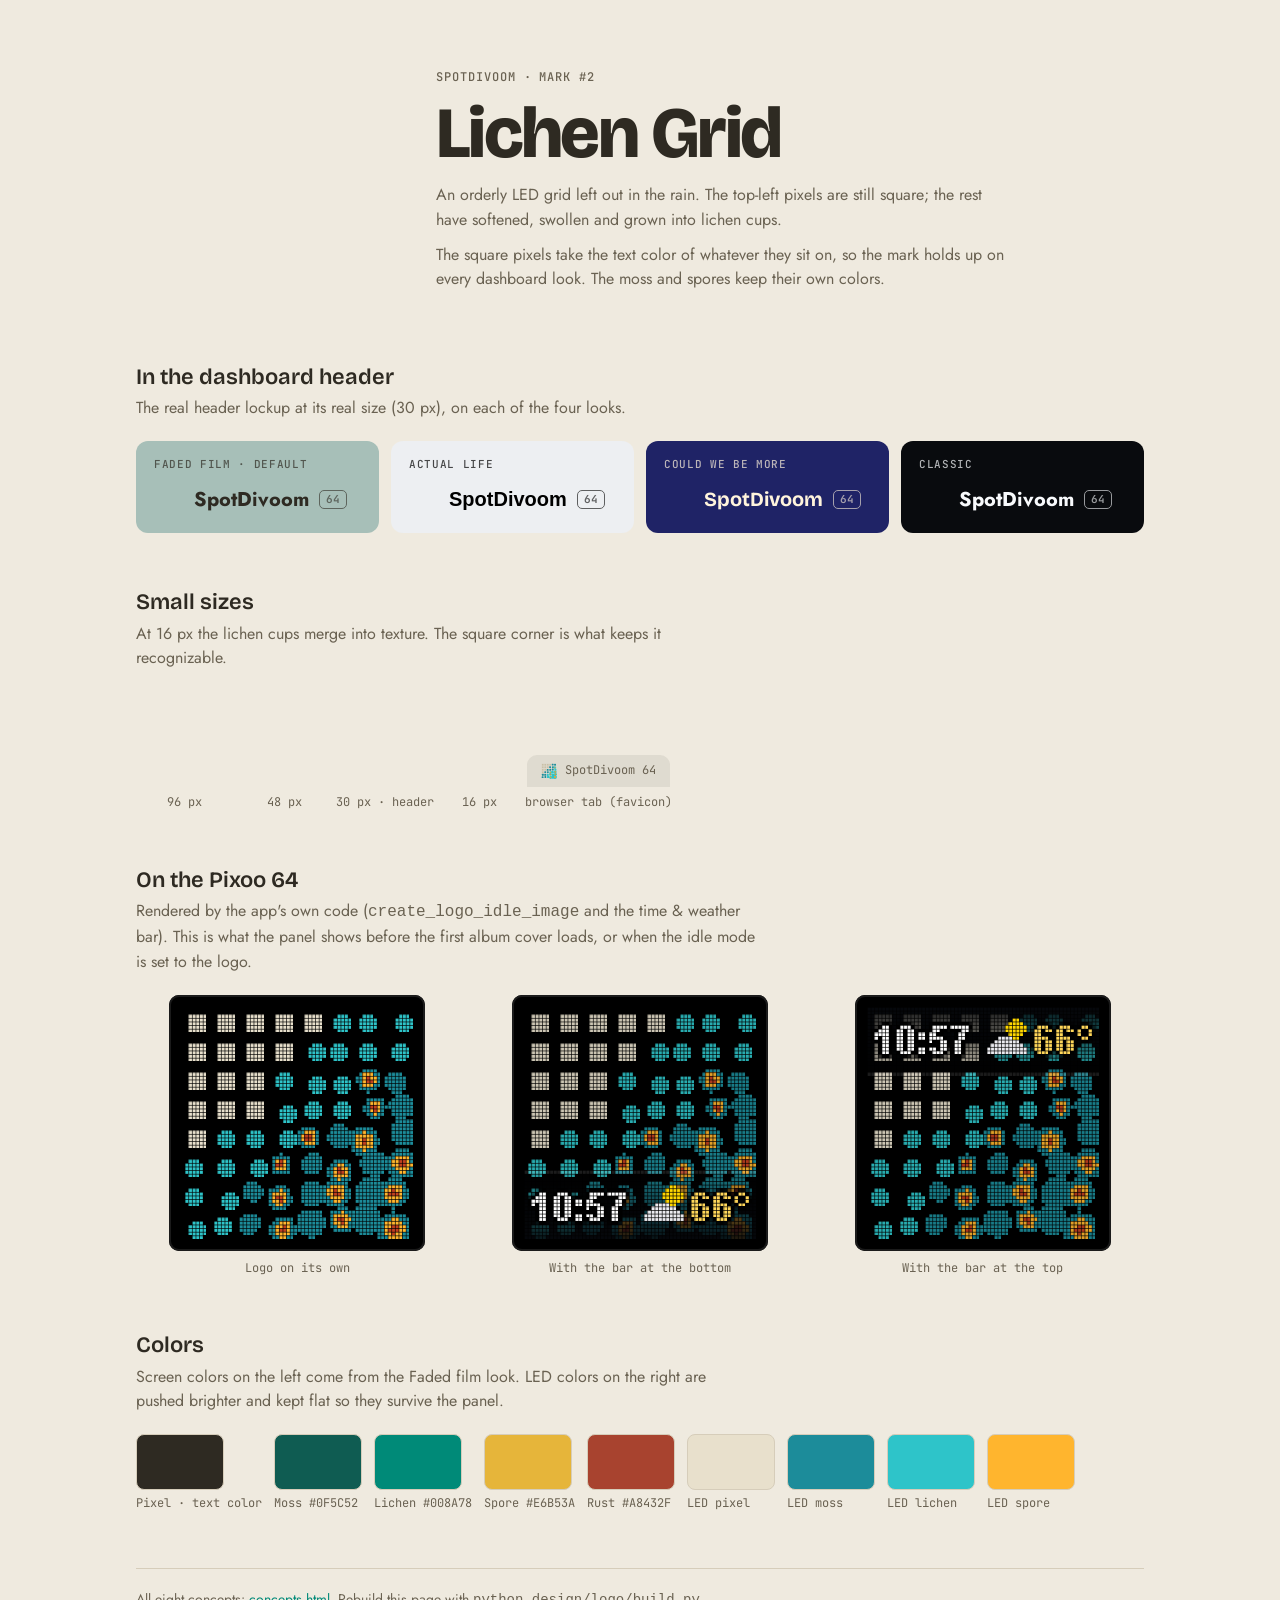
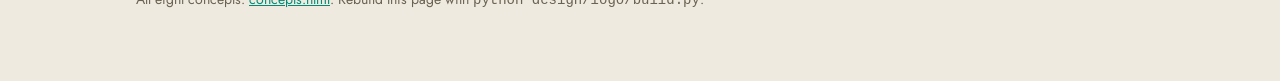
<file: design/logo/index.template.html>
<!doctype html>
<html lang="en">
<head>
<meta charset="utf-8">
<meta name="viewport" content="width=device-width, initial-scale=1">
<title>Lichen Grid Logo</title>
<link rel="icon" type="image/svg+xml" href="../../spotdivoom/web/static/img/favicon.svg">
<link rel="preconnect" href="https://fonts.googleapis.com">
<link rel="preconnect" href="https://fonts.gstatic.com" crossorigin>
<link href="https://fonts.googleapis.com/css2?family=Jost:wght@400;500;600&family=Bricolage+Grotesque:opsz,wght@12..96,600;12..96,800&family=JetBrains+Mono:wght@400;500&display=swap" rel="stylesheet">
<style>
/* Layout: one column of specimen panels, each showing the mark where it will actually live */
:root {
  --paper: #EFEADF;
  --ink: #2E2A22;
  --muted: #6A6252;
  --rule: #D6CDBA;
  --moss: #008A78;
  --spore: #E6B53A;
  --font-display: 'Bricolage Grotesque', 'Jost', sans-serif;
  --font-body: 'Jost', 'Futura', sans-serif;
  --font-mono: 'JetBrains Mono', ui-monospace, monospace;
  color-scheme: light;
}
@media (prefers-color-scheme: dark) {
  :root {
    --paper: #17150F;
    --ink: #EFEADF;
    --muted: #A99F8B;
    --rule: #3A352A;
    --moss: #2EC4C9;
    --spore: #FFB52E;
    color-scheme: dark;
  }
}
* { box-sizing: border-box; }
body {
  margin: 0;
  background: var(--paper);
  color: var(--ink);
  font: 16px/1.55 var(--font-body);
}
.wrap {
  max-width: 1040px;
  margin: 0 auto;
  padding-block: 48px 72px;
  padding-left: max(16px, env(safe-area-inset-left, 0px));
  padding-right: max(16px, env(safe-area-inset-right, 0px));
  display: grid;
  gap: 56px;
}

/* Hero */
.hero {
  display: grid;
  grid-template-columns: minmax(0, 260px) minmax(0, 1fr);
  gap: 40px;
  align-items: center;
}
.hero svg { width: 100%; height: auto; color: var(--ink); }
.eyebrow { font: 500 12px/1 var(--font-mono); letter-spacing: 0.08em; text-transform: uppercase; color: var(--muted); }
h1 {
  font: 800 clamp(40px, 7vw, 72px)/0.95 var(--font-display);
  letter-spacing: -0.03em;
  margin: 10px 0 16px;
  text-wrap: balance;
}
.hero p { max-width: 58ch; margin: 0; color: var(--muted); }
.hero p + p { margin-top: 10px; }

h2 {
  font: 600 22px/1.2 var(--font-display);
  margin: 0 0 6px;
  text-wrap: balance;
}
.section-note { margin: 0 0 20px; color: var(--muted); max-width: 62ch; }

/* Header lockups on each dashboard look */
.looks { display: grid; grid-template-columns: repeat(auto-fit, minmax(min(100%, 230px), 1fr)); gap: 12px; }
.look {
  border-radius: 12px;
  padding: 18px;
  display: grid;
  gap: 14px;
  min-width: 0;
}
.look-name { font: 500 11px/1 var(--font-mono); letter-spacing: 0.06em; text-transform: uppercase; opacity: 0.7; }
.lockup { display: flex; align-items: center; gap: 10px; min-width: 0; }
.lockup svg { width: 30px; height: 30px; flex: none; }
.lockup strong { font-size: 20px; white-space: nowrap; overflow: hidden; text-overflow: ellipsis; }
.lockup .tag { font: 600 11px/1 var(--font-mono); padding: 3px 6px; border-radius: 5px; border: 1px solid currentColor; opacity: 0.6; }
.look.faded { background: #A7BFB8; color: #2E2A22; font-family: 'Jost', sans-serif; }
.look.actual { background: #EDEFF2; color: #000; font-family: -apple-system, BlinkMacSystemFont, "Segoe UI", Roboto, sans-serif; }
.look.kokoroko { background: #1F2366; color: #FFF4DC; font-family: 'Bricolage Grotesque', sans-serif; }
.look.classic { background: #090b0e; color: #f8fafc; font-family: 'Outfit', 'Jost', sans-serif; }

/* Sizes */
.sizes { display: flex; flex-wrap: wrap; align-items: flex-end; gap: 28px; }
.size { display: grid; justify-items: center; gap: 8px; }
.size svg { color: var(--ink); }
.size span, .led figcaption { font: 400 12px/1.3 var(--font-mono); color: var(--muted); text-align: center; }
.tab {
  display: inline-flex; align-items: center; gap: 8px;
  padding: 8px 14px; border-radius: 10px 10px 0 0;
  background: color-mix(in srgb, var(--ink) 8%, transparent);
  font-size: 13px;
}
.tab img { width: 16px; height: 16px; }

/* LED panels */
.leds { display: grid; grid-template-columns: repeat(auto-fit, minmax(min(100%, 220px), 1fr)); gap: 20px; }
.led { margin: 0; display: grid; gap: 10px; justify-items: center; }
.panel {
  position: relative;
  width: min(100%, 256px);
  padding: 12px;
  background: #000;
  border-radius: 10px;
  box-shadow: inset 0 0 0 2px #1b1b1b;
}
.panel img { display: block; width: 100%; height: auto; image-rendering: pixelated; }
.panel::after {
  content: "";
  position: absolute; inset: 12px;
  background:
    linear-gradient(to right, #000b 1px, transparent 1px) 0 0 / calc(100% / 64) 100%,
    linear-gradient(to bottom, #000b 1px, transparent 1px) 0 0 / 100% calc(100% / 64);
  pointer-events: none;
}

/* Palette */
.swatches { display: flex; flex-wrap: wrap; gap: 12px; }
.swatch { display: grid; gap: 6px; font: 400 12px/1.3 var(--font-mono); color: var(--muted); }
.chip { width: 88px; height: 56px; border-radius: 8px; border: 1px solid var(--rule); }

footer { border-top: 1px solid var(--rule); padding-top: 20px; color: var(--muted); font-size: 14px; }
footer a { color: var(--moss); }

@media (max-width: 640px) {
  .hero { grid-template-columns: 1fr; gap: 24px; }
  .hero svg { max-width: 200px; }
}
</style>
</head>
<body>
<svg width="0" height="0" style="position:absolute" aria-hidden="true">
  <defs>{{SYMBOL}}</defs>
</svg>

<main class="wrap">
  <section class="hero">
    <svg viewBox="0 0 64 64" role="img" aria-label="Lichen Grid mark"><use href="#mark"/></svg>
    <div>
      <span class="eyebrow">SpotDivoom · mark #2</span>
      <h1>Lichen Grid</h1>
      <p>An orderly LED grid left out in the rain. The top-left pixels are still square; the rest have softened, swollen and grown into lichen cups.</p>
      <p>The square pixels take the text color of whatever they sit on, so the mark holds up on every dashboard look. The moss and spores keep their own colors.</p>
    </div>
  </section>

  <section>
    <h2>In the dashboard header</h2>
    <p class="section-note">The real header lockup at its real size (30&nbsp;px), on each of the four looks.</p>
    <div class="looks">
      <div class="look faded"><span class="look-name">Faded film · default</span><div class="lockup"><svg viewBox="0 0 64 64" aria-hidden="true"><use href="#mark"/></svg><strong>SpotDivoom</strong><span class="tag">64</span></div></div>
      <div class="look actual"><span class="look-name">actual life</span><div class="lockup"><svg viewBox="0 0 64 64" aria-hidden="true"><use href="#mark"/></svg><strong>SpotDivoom</strong><span class="tag">64</span></div></div>
      <div class="look kokoroko"><span class="look-name">Could We Be More</span><div class="lockup"><svg viewBox="0 0 64 64" aria-hidden="true"><use href="#mark"/></svg><strong>SpotDivoom</strong><span class="tag">64</span></div></div>
      <div class="look classic"><span class="look-name">Classic</span><div class="lockup"><svg viewBox="0 0 64 64" aria-hidden="true"><use href="#mark"/></svg><strong>SpotDivoom</strong><span class="tag">64</span></div></div>
    </div>
  </section>

  <section>
    <h2>Small sizes</h2>
    <p class="section-note">At 16&nbsp;px the lichen cups merge into texture. The square corner is what keeps it recognizable.</p>
    <div class="sizes">
      <div class="size"><svg width="96" height="96" viewBox="0 0 64 64" aria-hidden="true"><use href="#mark"/></svg><span>96 px</span></div>
      <div class="size"><svg width="48" height="48" viewBox="0 0 64 64" aria-hidden="true"><use href="#mark"/></svg><span>48 px</span></div>
      <div class="size"><svg width="30" height="30" viewBox="0 0 64 64" aria-hidden="true"><use href="#mark"/></svg><span>30 px · header</span></div>
      <div class="size"><svg width="16" height="16" viewBox="0 0 64 64" aria-hidden="true"><use href="#mark"/></svg><span>16 px</span></div>
      <div class="size"><span class="tab"><img src="../../spotdivoom/web/static/img/favicon.svg" alt="">SpotDivoom 64</span><span>browser tab (favicon)</span></div>
    </div>
  </section>

  <section>
    <h2>On the Pixoo 64</h2>
    <p class="section-note">Rendered by the app's own code (<code>create_logo_idle_image</code> and the time &amp; weather bar). This is what the panel shows before the first album cover loads, or when the idle mode is set to the logo.</p>
    <div class="leds">
      <figure class="led"><div class="panel"><img src="led-logo.png" width="64" height="64" alt="Lichen Grid on the 64 by 64 panel"></div><figcaption>Logo on its own</figcaption></figure>
      <figure class="led"><div class="panel"><img src="led-hud-bottom.png" width="64" height="64" alt="Logo with the time and weather bar at the bottom"></div><figcaption>With the bar at the bottom</figcaption></figure>
      <figure class="led"><div class="panel"><img src="led-hud-top.png" width="64" height="64" alt="Logo with the time and weather bar at the top"></div><figcaption>With the bar at the top</figcaption></figure>
    </div>
  </section>

  <section>
    <h2>Colors</h2>
    <p class="section-note">Screen colors on the left come from the Faded film look. LED colors on the right are pushed brighter and kept flat so they survive the panel.</p>
    <div class="swatches">
      <div class="swatch"><div class="chip" style="background:#2E2A22"></div>Pixel · text color</div>
      <div class="swatch"><div class="chip" style="background:#0F5C52"></div>Moss #0F5C52</div>
      <div class="swatch"><div class="chip" style="background:#008A78"></div>Lichen #008A78</div>
      <div class="swatch"><div class="chip" style="background:#E6B53A"></div>Spore #E6B53A</div>
      <div class="swatch"><div class="chip" style="background:#A8432F"></div>Rust #A8432F</div>
      <div class="swatch"><div class="chip" style="background:#E8E0CC"></div>LED pixel</div>
      <div class="swatch"><div class="chip" style="background:#1C8C9A"></div>LED moss</div>
      <div class="swatch"><div class="chip" style="background:#2EC4C9"></div>LED lichen</div>
      <div class="swatch"><div class="chip" style="background:#FFB52E"></div>LED spore</div>
    </div>
  </section>

  <footer>
    All eight concepts: <a href="concepts.html">concepts.html</a>. Rebuild this page with <code>python design/logo/build.py</code>.
  </footer>
</main>
</body>
</html>
</file>
